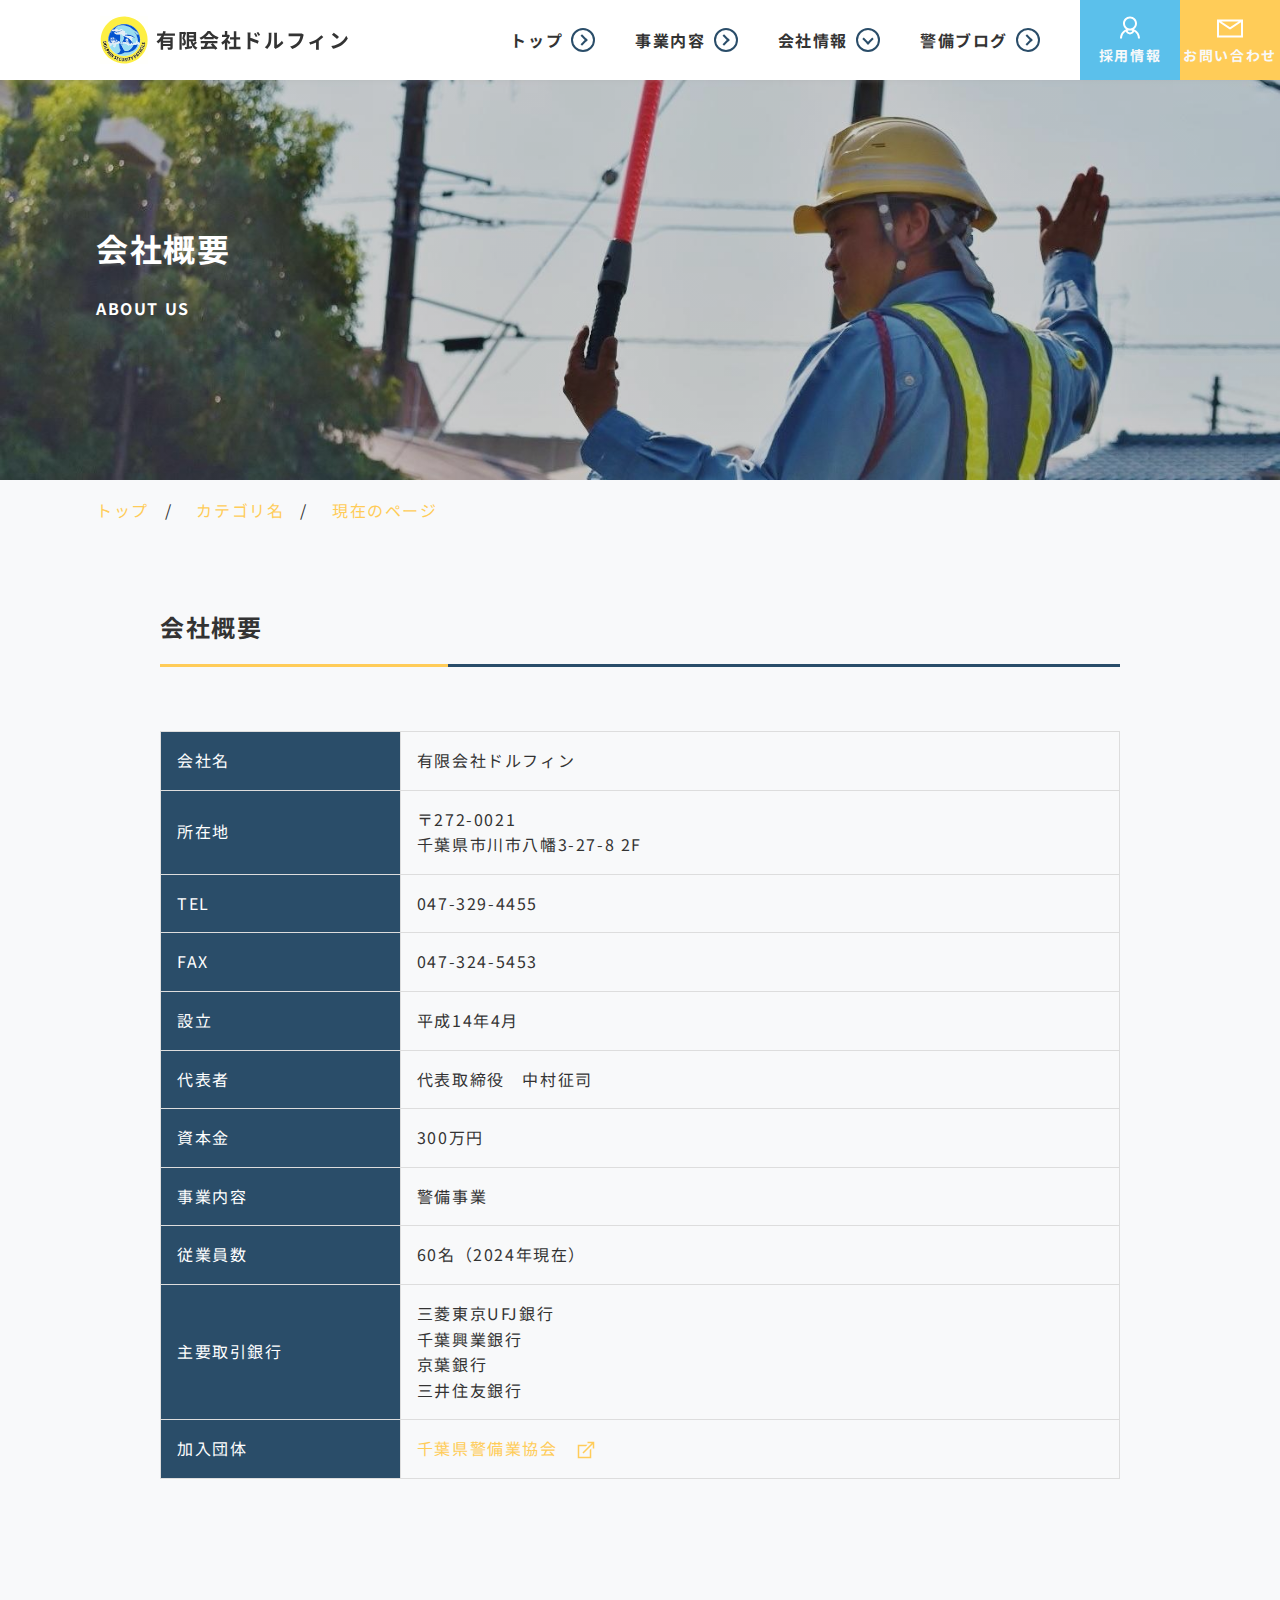
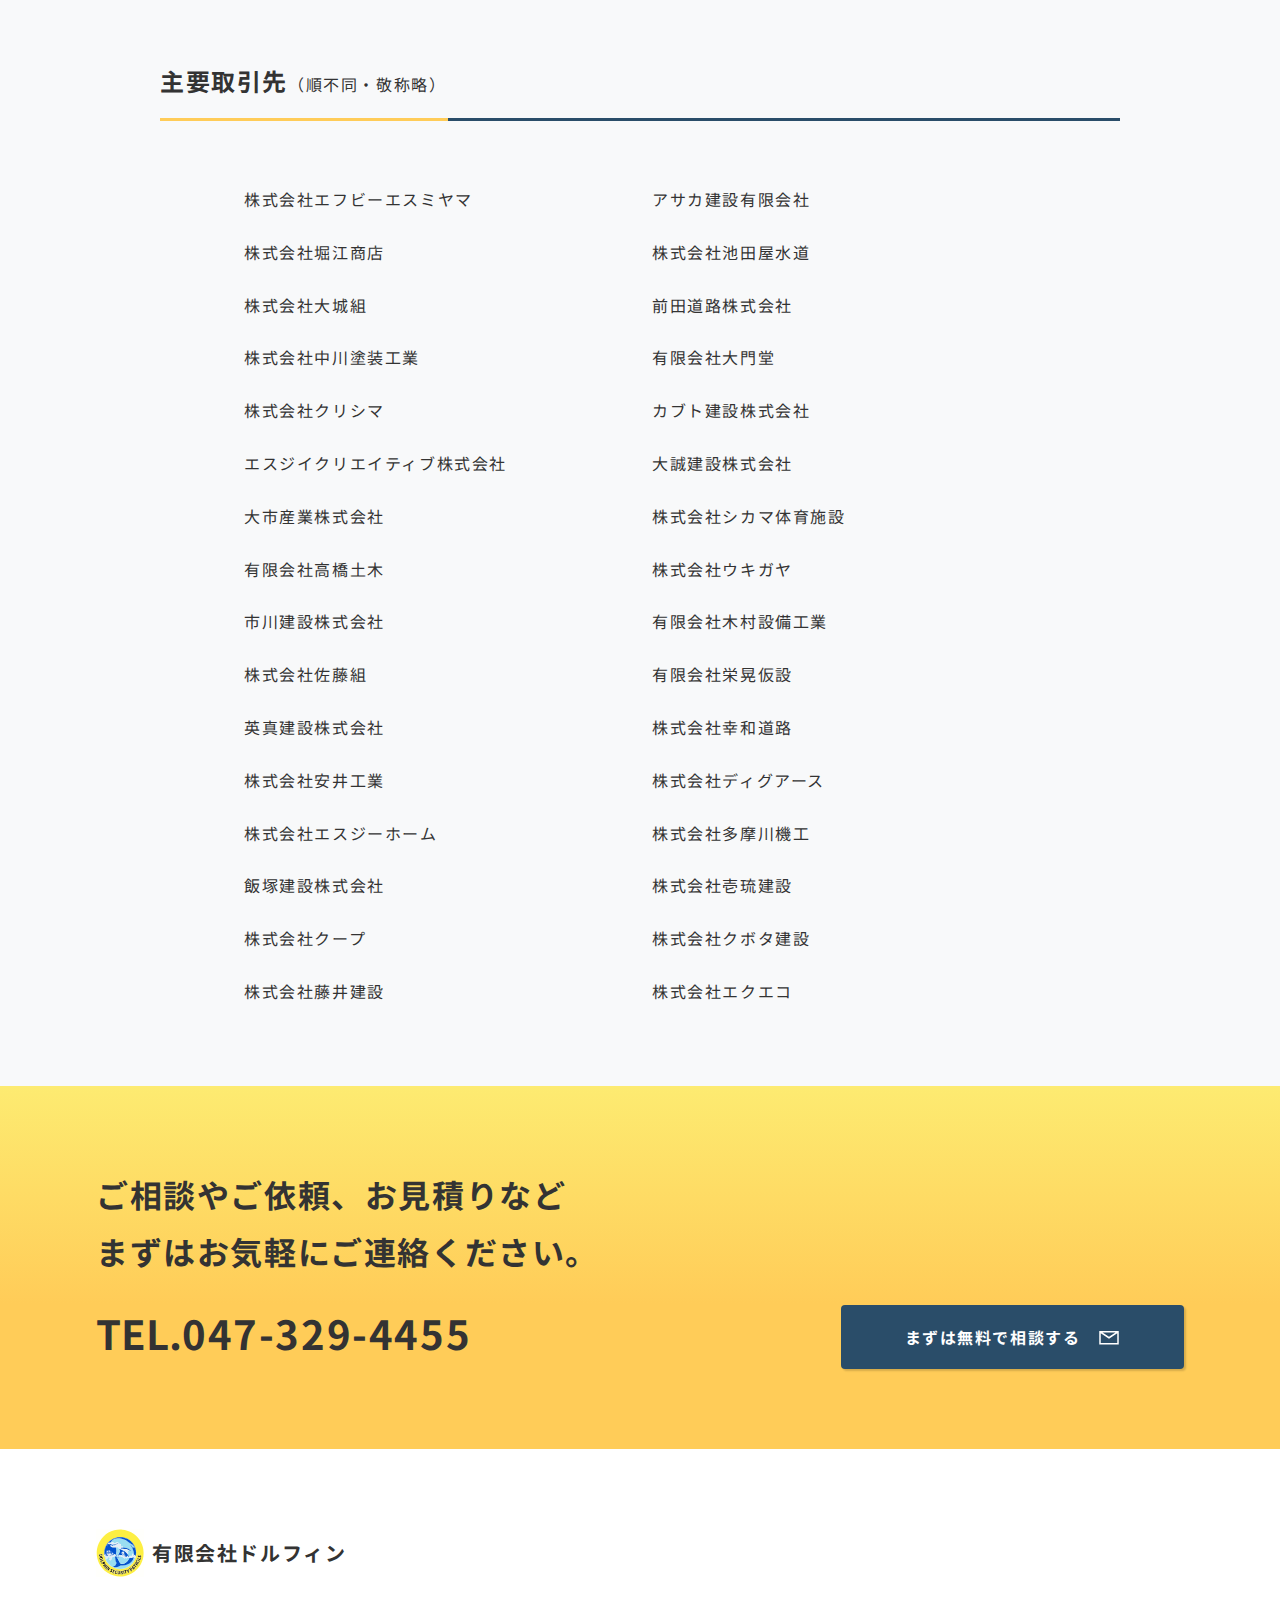
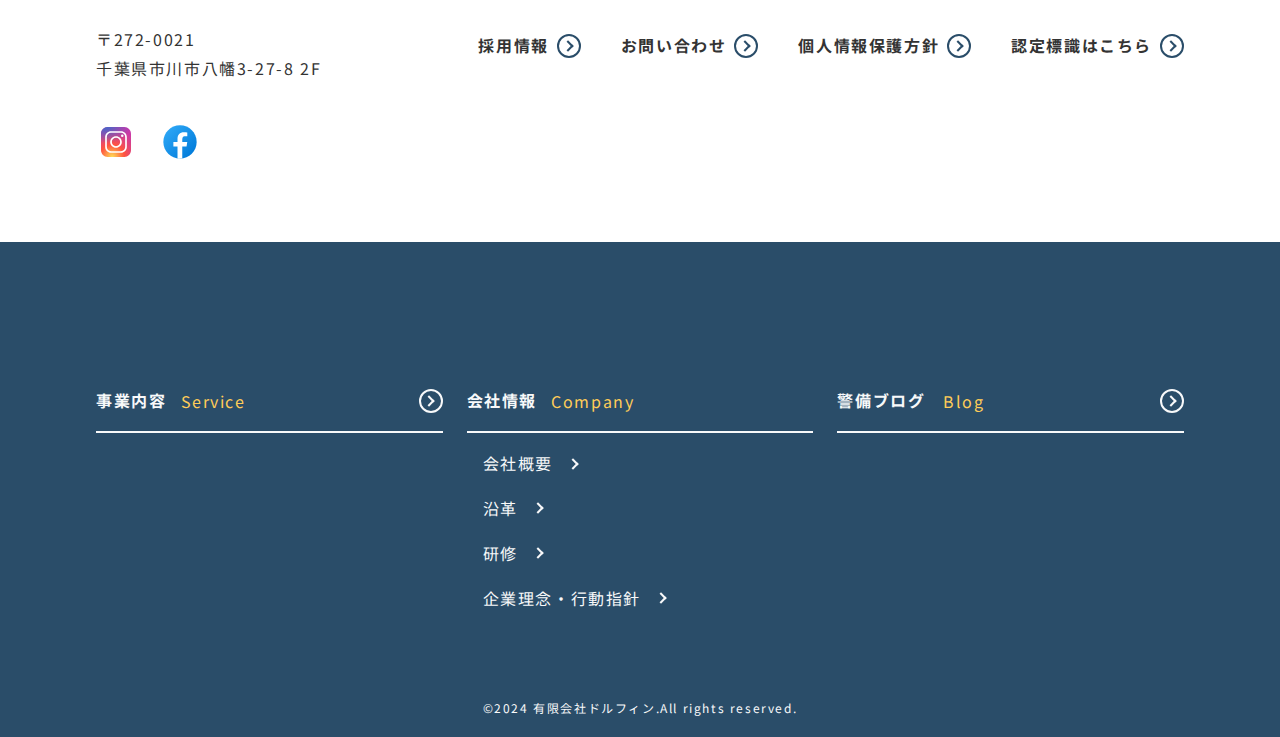
<file: about.html>
<!DOCTYPE html>
<html lang="ja">
<head>
  <meta charset="UTF-8">
  <meta name="viewport" content="width=device-width, initial-scale=1.0">
  <title>会社情報 | 有限会社ドルフィン - 基本情報と主要取引先</title>
  <meta
    name="description"
    content="有限会社ドルフィンの会社情報ページ。会社概要、所在地、連絡先、主要取引先など、当社の基本情報をご覧いただけます。"
  />
  <meta name="format-detection" content="telephone=no" />
  <!-- favicon/web-clip-icon -->
  <link rel="icon" href="images/favicon.ico" type="image/x-icon" />
  <link rel="icon" href="images/favicon-32x32.png" type="image/png" />
  <link rel="icon" href="images/favicon-192x192.png" type="image/png" />
  <link rel="icon" href="images/favicon.svg" type="image/svg+xml" />
  <link rel="apple-touch-icon" href="images/apple-touch-icon.png" />
  <!-- ogp -->
  <meta property="og:site_name" content="有限会社ドルフィン" />
  <meta
    property="og:url"
    content=""
  />
  <meta property="og:type" content="website" />
  <meta property="og:title" content="会社情報 | 有限会社ドルフィン - 基本情報と主要取引先" />
  <meta
    property="og:description"
    content="有限会社ドルフィンの会社情報ページ。会社概要、所在地、連絡先、主要取引先など、当社の基本情報をご覧いただけます。"
  />
  <meta
    property="og:image"
    content=""
  />
  <!--  -->
  <meta property="og:locale" content="ja_JP" />
  <meta name="twitter:card" content="summary_large_image" />
  <meta
    name="twitter:description"
    content="有限会社ドルフィンの会社情報ページ。会社概要、所在地、連絡先、主要取引先など、当社の基本情報をご覧いただけます。"
  />
  <meta
    name="twitter:image:src"
    content=""
  />
  <!-- google fonts -->
  <link rel="preconnect" href="https://fonts.googleapis.com">
  <link rel="preconnect" href="https://fonts.gstatic.com" crossorigin>
  <link href="https://fonts.googleapis.com/css2?family=Noto+Sans+JP:wght@100..900&display=swap" rel="stylesheet">
  <!-- css -->
  <link rel="stylesheet" href="styles/reset.css" />
  <link rel="stylesheet" href="styles/style.css" />
  <!-- js -->
  <script src="./js/main.js" defer></script>
</head>
<body class="js_body">
  <header class="l_header">
    <p class="l_header-logo">
      <a href="index.html" class="l_header-logo_link">
        <img src="./images/dolphin-icon.svg" alt="会社ロゴ" class="l_header-logo_icon" width="403" height="403">
        <span class="l_header-logo_txt">有限会社ドルフィン</span>
      </a>
    </p>
    <div class="l_header-menu js_navigation">
      <nav class="l_header-nav">
        <ul class="l_header-nav_list">
          <li class="l_header-nav_item">
            <a href="index.html" class="l_header-nav_link">
              <span class="l_header-nav_head">トップ</span>
              <div class="m_arrow-wrapper">
                <div class="m_arrow__round">
                  <div class="m_arrow m_arrow__right"></div>
                </div>            
              </div>
            </a>
          </li>
          <li class="l_header-nav_item">
            <a href="service.html" class="l_header-nav_link">
              <span class="l_header-nav_head">事業内容</span>
              <div class="m_arrow-wrapper">
                <div class="m_arrow__round">
                  <div class="m_arrow m_arrow__right"></div>
                </div>
              </div>
            </a>
          </li>
          <li class="l_header-nav_item">
            <div class="l_header-nav_link">
              <span class="l_header-nav_head">会社情報</span>
              <div class="m_arrow-wrapper">
                <div class="m_arrow__round">
                  <div class="m_arrow m_arrow__bottom"></div>
                </div>
              </div>
            </div>
            <ul class="l_header-subnav_list">
              <li class="l_header-subnav_item">
                <a href="about.html" class="l_header-subnav_link">
                  <div class="l_header-submenu_head">
                    <div class="l_header-subnav_img-wrapper">
                      <img src="./images/company-icon-b.svg" alt="会社概要アイコン" class="l_header-subnav_img" width="50" height="50">
                    </div>
                    <!-- /.l_header-subnav_img-wrapper -->
                    <span class="l_header-subnav_txt">会社概要</span>                    
                  </div>
                  <div class="m_arrow-wrapper">
                    <div class="m_arrow m_arrow__right"></div>
                  </div>
                </a>
              </li>
              <li class="l_header-subnav_item">
                <a href="history.html" class="l_header-subnav_link">
                  <div class="l_header-submenu_head">
                    <div class="l_header-subnav_img-wrapper">
                      <img src="./images/history-b.svg" alt="沿革アイコン" class="l_header-subnav_img" width="50" height="50">
                    </div>
                    <!-- /.l_header-subnav_img-wrapper -->                    
                    <span class="l_header-subnav_txt">沿革</span>
                  </div>
                  <div class="m_arrow-wrapper">
                    <div class="m_arrow m_arrow__right"></div>
                  </div>
                </a>
              </li>
              <li class="l_header-subnav_item">
                <a href="training.html" class="l_header-subnav_link">
                  <div class="l_header-submenu_head">
                    <div class="l_header-subnav_img-wrapper">
                      <img src="./images/training-icon-b.svg" alt="研修アイコン" class="l_header-subnav_img" width="64" height="64">
                    </div>
                    <!-- /.l_header-subnav_img-wrapper -->
                    <span class="l_header-subnav_txt">研修</span>                    
                  </div>
                  <div class="m_arrow-wrapper">
                    <div class="m_arrow m_arrow__right"></div>
                  </div>
                </a>
              </li>
              <li class="l_header-subnav_item">
                <a href="philosophy.html" class="l_header-subnav_link">
                  <div class="l_header-submenu_head">
                    <div class="l_header-subnav_img-wrapper">
                      <img src="./images/philosophy-icon-b.svg" alt="企業理念・行動指針アイコン" class="l_header-subnav_img" width="64" height="64">
                    </div>
                    <!-- /.l_header-subnav_img-wrapper -->
                    <span class="l_header-subnav_txt">企業理念・行動指針</span>                    
                  </div>
                  <div class="m_arrow-wrapper">
                    <div class="m_arrow m_arrow__right"></div>
                  </div>
                </a>
              </li>

            </ul>
          </li>
          <li class="l_header-nav_item">
            <a href="blog.html" class="l_header-nav_link">
              <span class="l_header-nav_head">警備ブログ</span>
              <div class="m_arrow-wrapper">
                <div class="m_arrow__round">
                  <div class="m_arrow m_arrow__right"></div>
                </div>
              </div>
            </a>
          </li>
        </ul>
      </nav>
      <div class="l_header-menu_ctas">
        <div class="l_header-menu_cta l_header-menu_cta__recruit">
          <a href="recruit.html" class="l_header-menu_cta__link">
            <div class="l_header-menu_cta_inner">
              <div class="l_header-menu_cta_img-wrapper">
                <img src="./images/recruit-icon.svg" alt="採用アイコン" class="l_header-menu_cta_img" width="64" height="64">
              </div>
              <!-- /.l_header-menu_cta_img-wrapper -->
              <p class="l_header-menu_cta_head">採用情報</p>              
            </div>
            <!-- /.l_header-menu_cta_inner -->
          </a>
        </div>
        <!-- /.l_header-menu_cta -->
        <div class="l_header-menu_cta l_header-menu_cta__contact">
          <a href="contact.html" class="l_header-menu_cta__link">
            <div class="l_header-menu_cta_inner">
              <div class="l_header-menu_cta_img-wrapper">
                <img src="./images/mail-icon-w.svg" alt="メールアイコン" class="l_header-menu_cta_img" width="64" height="64">
              </div>
              <!-- /.l_header-menu_cta_img-wrapper -->
              <p class="l_header-menu_cta_head">お問い合わせ</p>               
            </div>
          </a>
        </div>
        <!-- /.l_header-menu_cta -->
      </div>
      <!-- /.l_header-menu_ctas -->
    </div>
    <!-- /.l_header-menu -->

    <button class="m_hamburger js_hamburger">
      <span class="m_hamburger-bar"></span>
      <span class="m_hamburger-bar"></span>
      <span class="m_hamburger-bar"></span>
    </button>
  </header>

  <button class="m_page-top js_page-top">
    <img src="./images/up-icon.svg" alt="ページ上部に移動する" class="m_page-top_img" />
  </button>
  <!-- /.m_page-top -->

  <div class="m_kv" id="top">
    <div class="m_kv-inner l_container-lg">
      <div class="m_kv-box">
        <h1 class="m_kv-title">会社概要</h1>
        <p class="m_kv-title_sub">ABOUT US</p>
      </div>
      <!-- /.m_kv-box -->
    </div>
    <!-- /.m_kv-inner -->
  </div>
  <!-- /.m_kv -->

  <nav class="m_breadcrumb l_container-lg">
    <ul>
      <li>
        <a href="/">トップ</a>
        <span>/</span>
      </li>
      <li>
        <a href="/category">カテゴリ名</a>
        <span>/</span>
      </li>
      <li>現在のページ</li>
    </ul>
  </nav>
  
  <main class="l_main">
    <section class="about_section">
      <div class="l_contents-sm">
        <div class="l_container">
          <div class="m_section-title">
            <h2 class="m_section-title_txt">会社概要</h2>
          </div>
          <!-- /.m_section-title -->
          <table class="about-info">
            <tr>
              <th>会社名</th>
              <td>有限会社ドルフィン</td>
            </tr>
            <tr>
              <th>所在地</th>
              <td>〒272-0021<br>千葉県市川市八幡3-27-8 2F</td>
            </tr>
            <tr>
              <th>TEL</th>
              <td>047-329-4455</td>
            </tr>
            <tr>
              <th>FAX</th>
              <td>047-324-5453</td>
            </tr>
            <tr>
              <th>設立</th>
              <td>平成14年4月</td>
            </tr>
            <tr>
              <th>代表者</th>
              <td>代表取締役　中村征司</td>
            </tr>
            <tr>
              <th>資本金</th>
              <td>300万円</td>
            </tr>
            <tr>
              <th>事業内容</th>
              <td>警備事業</td>
            </tr>
            <tr>
              <th>従業員数</th>
              <td>60名（2024年現在）</td>
            </tr>
            <tr>
              <th>主要取引銀行</th>
              <td>
                三菱東京UFJ銀行<br>
                千葉興業銀行<br>
                京葉銀行<br>
                三井住友銀行
              </td>
            </tr>
            <tr>
              <th>加入団体</th>
              <td>
                <a href="#">
                  千葉県警備業協会
                  <div class="about-info-link_icon-wrapper">
                    <img src="./images/link-icon.svg" alt="" class="about-info-link_icon" width="32" height="32">
                  </div>
                  <!-- /.about-info-link_icon-wrapper -->
                </a>
              </td>
            </tr>
          </table>
          
        </div>
        <!-- /.l_container -->
      </div>
      <!-- /.l_contents -->

    </section>

    <section class="partner_section">
      <div class="l_contents-sm">
        <div class="l_container">
          <div class="m_section-title">
            <h2 class="m_section-title_txt">主要取引先<span class="partner_section-title_sub">（順不同・敬称略）</span></h2>
          </div>
          <!-- /.m_section-title -->
          <ul class="partner_list">
            <li class="partner_item">株式会社エフビーエスミヤマ</li>
            <li class="partner_item">アサカ建設有限会社</li>
            <li class="partner_item">株式会社堀江商店</li>
            <li class="partner_item">株式会社池田屋水道</li>
            <li class="partner_item">株式会社大城組</li>
            <li class="partner_item">前田道路株式会社</li>
            <li class="partner_item">株式会社中川塗装工業</li>
            <li class="partner_item">有限会社大門堂</li>
            <li class="partner_item">株式会社クリシマ</li>
            <li class="partner_item">カブト建設株式会社</li>
            <li class="partner_item">エスジイクリエイティブ株式会社</li>
            <li class="partner_item">大誠建設株式会社</li>
            <li class="partner_item">大市産業株式会社</li>
            <li class="partner_item">株式会社シカマ体育施設</li>
            <li class="partner_item">有限会社高橋土木</li>
            <li class="partner_item">株式会社ウキガヤ</li>
            <li class="partner_item">市川建設株式会社</li>
            <li class="partner_item">有限会社木村設備工業</li>
            <li class="partner_item">株式会社佐藤組</li>
            <li class="partner_item">有限会社栄晃仮設</li>
            <li class="partner_item">英真建設株式会社</li>
            <li class="partner_item">株式会社幸和道路</li>
            <li class="partner_item">株式会社安井工業</li>
            <li class="partner_item">株式会社ディグアース</li>
            <li class="partner_item">株式会社エスジーホーム</li>
            <li class="partner_item">株式会社多摩川機工</li>
            <li class="partner_item">飯塚建設株式会社</li>
            <li class="partner_item">株式会社壱琉建設</li>
            <li class="partner_item">株式会社クープ</li>
            <li class="partner_item">株式会社クボタ建設</li>
            <li class="partner_item">株式会社藤井建設</li>
            <li class="partner_item">株式会社エクエコ</li>
          </ul>
        </div>
        <!-- /.l_container -->
      </div>
      <!-- /.l_contents -->
    </section>

    <div class="m_cta__form">
      <div class="l_container-lg">
        <div class="m_cta__form-inner">
          <div class="m_cta__form_content">
            <p class="m_cta__form-txt">
              ご相談やご依頼、お見積りなど<br
              />まずはお気軽にご連絡ください。
            </p>
            <p class="m_cta__form-tel">
              <span class="m_cta__form-tel_txt">TEL.</span>047-329-4455
            </p>
          </div>
          <!-- /.m_cta__form_content -->
          <div class="m_form_btn-wrapper">
            <a href="contact.html" class="m_btn m_form_btn">
              まずは無料で相談する
            </a>
          </div>
          <!-- /.top_service_btn-wrapper -->             
        </div>
        <!-- /.m_cta__form-inner -->
      </div>
      <!-- /.l_container-lg -->
    </div>
    <!-- /.m_cta__form -->
  </main>
  
  <footer class="l_footer">
    <div class="l_container-lg">
      <div class="l_footer_info">
        <div class="l_footer_info_contents">
          <h1 class="l_footer-logo">
            <a href="index.html" class="l_footer-logo_link">
              <img src="./images/dolphin-icon.svg" alt="会社ロゴ" class="l_footer-logo_icon" width="403" height="403">
              <span class="l_footer-logo_txt">有限会社ドルフィン</span>
            </a>
          </h1>
          <p class="l_footer_address">
            〒272-0021<br
            />千葉県市川市八幡3-27-8 2F
          </p>
          <div class="l_footer_sns-info">
            <div class="l_footer_sns-wrapper">
              <a 
                href="https://www.instagram.com/dolphin.co.ltd?utm_source=ig_web_button_share_sheet&igsh=ZDNlZDc0MzIxNw==" 
                class="l_footer_sns-link"
                target="_blank"
                rel="noopener noreferrer"
              >
                <img src="./images/instagram-icon.svg" alt="" class="l_footer_sns" width="96" height="96">
              </a>
            </div>
            <!-- /.l_footer_sns-wrapper -->
            <div class="l_footer_sns-wrapper">
              <a 
                href="https://www.facebook.com/DSPChiba/" 
                class="l_footer_sns-link"
                target="_blank"
                rel="noopener noreferrer"
              >
                <img src="./images/facebook-icon.svg" alt="" class="l_footer_sns" width="96" height="96">
              </a>
            </div>
            <!-- /.l_footer_sns-wrapper -->
          </div>
          <!-- /.l_footer_sns-info -->
        </div>
        <!-- /.l_footer_info_contents -->
        <div class="l_footer-cta">
          <nav class="l_footer-cta_menu">
            <ul class="l_footer-cta_list">
              <li class="l_footer-cta_item">
                <a href="recruit.html" class="l_footer-cta_link">
                  <span class="l_footer-cta_txt">採用情報</span>
                  <div class="m_arrow-wrapper">
                    <div class="m_arrow__round">
                      <div class="m_arrow m_arrow__right"></div>
                    </div>
                    <!-- /.m_arrow__round -->
                  </div>
                  <!-- /.m_arrow-wrapper -->
                </a>
              </li>
              <li class="l_footer-cta_item">
                <a href="contact.html" class="l_footer-cta_link">
                  <span class="l_footer-cta_txt">お問い合わせ</span>
                  <div class="m_arrow-wrapper">
                    <div class="m_arrow__round">
                      <div class="m_arrow m_arrow__right"></div>
                    </div>
                    <!-- /.m_arrow__round -->
                  </div>
                  <!-- /.m_arrow-wrapper -->
                </a>
              </li>
              <li class="l_footer-cta_item">
                <a href="privacy.html" class="l_footer-cta_link">
                  <span class="l_footer-cta_txt">個人情報保護方針</span>
                  <div class="m_arrow-wrapper">
                    <div class="m_arrow__round">
                      <div class="m_arrow m_arrow__right"></div>
                    </div>
                    <!-- /.m_arrow__round" -->
                  </div>
                  <!-- /.m_arrow-wrapper -->
                </a>
              </li>
              <li class="l_footer-cta_item">
                <a href="" class="l_footer-cta_link">
                  <span class="l_footer-cta_txt">認定標識はこちら</span>
                  <div class="m_arrow-wrapper">
                    <div class="m_arrow__round">
                      <div class="m_arrow m_arrow__right"></div>
                    </div>
                    <!-- /.m_arrow__round -->
                  </div>
                  <!-- /.m_arrow-wrapper -->
                </a>
              </li>
            </ul>
          </nav>
        </div>
        <!-- /.l_footer-cta -->
      </div>
      <!-- /.l_footer_info -->
    </div>
    <!-- /.l_container-lg -->
    <div class="l_footer-menu">
      <div class="l_container-lg">
        <div class="l_footer-menu_cta">
          <ul class="l_footer-menu_cta-list">
            <li class="l_footer-menu_cta-item">
              <a href="recruit.html" class="l_footer-menu_cta-link">
                <span class="l_footer-menu_cta-head l_footer-menu_cta-head__recruit">採用情報</span>
                <!-- <span class="l_footer-menu_cta-sub">Recruit</span> -->
                <div class="m_arrow-wrapper">
                  <div class="m_arrow__round">
                    <div class="m_arrow m_arrow__right"></div>
                  </div>
                  <!-- /.m_arrow__round -->
                </div>
                <!-- /.m_arrow-wrapper -->
              </a>
            </li>
            <li class="l_footer-menu_cta-item">
              <a href="contact.html" class="l_footer-menu_cta-link">
                <span class="l_footer-menu_cta-head l_footer-menu_cta-head__contact">お問い合わせ</span>
                <!-- <span class="l_footer-menu_cta-sub">Contact</span> -->
                <div class="m_arrow-wrapper">
                  <div class="m_arrow__round">
                    <div class="m_arrow m_arrow__right"></div>
                  </div>
                  <!-- /.m_arrow__round -->
                </div>
                <!-- /.m_arrow-wrapper -->
              </a>
            </li>
            <li class="l_footer-menu_cta-item">
              <a href="privacy.html" class="l_footer-menu_cta-link">
                <span class="l_footer-menu_cta-head l_footer-menu_cta-head__privacy">個人情報保護方針</span>
                <!-- <span class="l_footer-menu_cta-sub">Privacy Policy</span> -->
                <div class="m_arrow-wrapper">
                  <div class="m_arrow__round">
                    <div class="m_arrow m_arrow__right"></div>
                  </div>
                  <!-- /.m_arrow__round -->
                </div>
                <!-- /.m_arrow-wrapper -->
              </a>
            </li>
            <li class="l_footer-menu_cta-item">
              <a href="" class="l_footer-menu_cta-link">
                <span class="l_footer-menu_cta-head l_footer-menu_cta-head__certification">認定標識はこちら</span>
                <!-- <span class="l_footer-menu_cta-sub">Privacy Policy</span> -->
                <div class="m_arrow-wrapper">
                  <div class="m_arrow__round">
                    <div class="m_arrow m_arrow__right"></div>
                  </div>
                  <!-- /.m_arrow__round -->
                </div>
                <!-- /.m_arrow-wrapper -->
              </a>
            </li>
          </ul>
        </div>
        <!-- /.l_footer-menu_cta -->
        <div class="l_footer-menu_lowlayer-page">
          <ul class="l_footer-menu_lowlayer-page-list">
            <li class="l_footer-menu_lowlayer-page-item">
              <a href="service.html" class="l_footer-menu_lowlayer-page-link">
                <span class="l_footer-menu_lowlayer-page-head l_footer-menu_lowlayer-page-head__service">事業内容</span>
                <!-- <span class="l_footer-menu_lowlayer-page-sub">Service</span> -->
                <div class="m_arrow-wrapper">
                  <div class="m_arrow__round">
                    <div class="m_arrow m_arrow__right"></div>
                  </div>
                  <!-- /.m_arrow__round -->
                </div>
                <!-- /.m_arrow-wrapper -->
              </a>
            </li>
            <li class="l_footer-menu_lowlayer-page-item">
              <div class="l_footer-menu_lowlayer-page-link">
                <span class="l_footer-menu_lowlayer-page-head l_footer-menu_lowlayer-page-head__company">会社情報</span>
                <!-- <span class="l_footer-menu_lowlayer-page-sub">Company</span> -->
              </div>
              <!-- /.l_footer-menu_lowlayer-page-link -->
              <ul class="l_footer-menu_lowlayer-page-submenu-list">
                <li class="l_footer-menu_lowlayer-page-submenu-item">
                  <a href="about.html" class="l_footer-menu_lowlayer-page-submenu-link">
                    <span class="l_footer-menu_lowlayer-page-submenu-head">会社概要</span>
                    <div class="m_arrow-wrapper">
                      <div class="m_arrow m_arrow__right"></div>
                    </div>
                    <!-- /.m_arrow-wrapper -->
                  </a>
                </li>
                <li class="l_footer-menu_lowlayer-page-submenu-item">
                  <a href="history.html" class="l_footer-menu_lowlayer-page-submenu-link">
                    <span class="l_footer-menu_lowlayer-page-submenu-head">沿革</span>
                    <div class="m_arrow-wrapper">
                      <div class="m_arrow m_arrow__right"></div>
                    </div>
                    <!-- /.m_arrow-wrapper -->
                  </a>
                </li>
                <li class="l_footer-menu_lowlayer-page-submenu-item">
                  <a href="training.html" class="l_footer-menu_lowlayer-page-submenu-link">
                    <span class="l_footer-menu_lowlayer-page-submenu-head">研修</span>
                    <div class="m_arrow-wrapper">
                      <div class="m_arrow m_arrow__right"></div>
                    </div>
                    <!-- /.m_arrow-wrapper -->
                  </a>
                </li>
                <li class="l_footer-menu_lowlayer-page-submenu-item">
                  <a href="philosophy.html" class="l_footer-menu_lowlayer-page-submenu-link">
                    <span class="l_footer-menu_lowlayer-page-submenu-head">企業理念・行動指針</span>
                    <div class="m_arrow-wrapper">
                      <div class="m_arrow m_arrow__right"></div>
                    </div>
                    <!-- /.m_arrow-wrapper -->
                  </a>
                </li>
              </ul>
            </li>
            <li class="l_footer-menu_lowlayer-page-item">
              <a href="blog.html" class="l_footer-menu_lowlayer-page-link">
                <span class="l_footer-menu_lowlayer-page-head l_footer-menu_lowlayer-page-head__blog">警備ブログ</span>
                <!-- <span class="l_footer-menu_lowlayer-page-sub">Blog</span> -->
                <div class="m_arrow-wrapper">
                  <div class="m_arrow__round">
                    <div class="m_arrow m_arrow__right"></div>
                  </div>
                  <!-- /.m_arrow__round -->
                </div>
                <!-- /.m_arrow-wrapper -->
              </a>
            </li>
          </ul>
        </div>
        <!-- /.l_footer-menu_lowlayer-page -->
      </div>
      <!-- /.l_container-lg -->
    </div>
    <!-- /.l_footer-menu -->
    <p class="l_footer-copyright">
      <small class="l_footer-copyright_txt">&copy;2024 有限会社ドルフィン.All rights reserved.</small>
    </p>
  </footer>
</body>
</html>
</file>
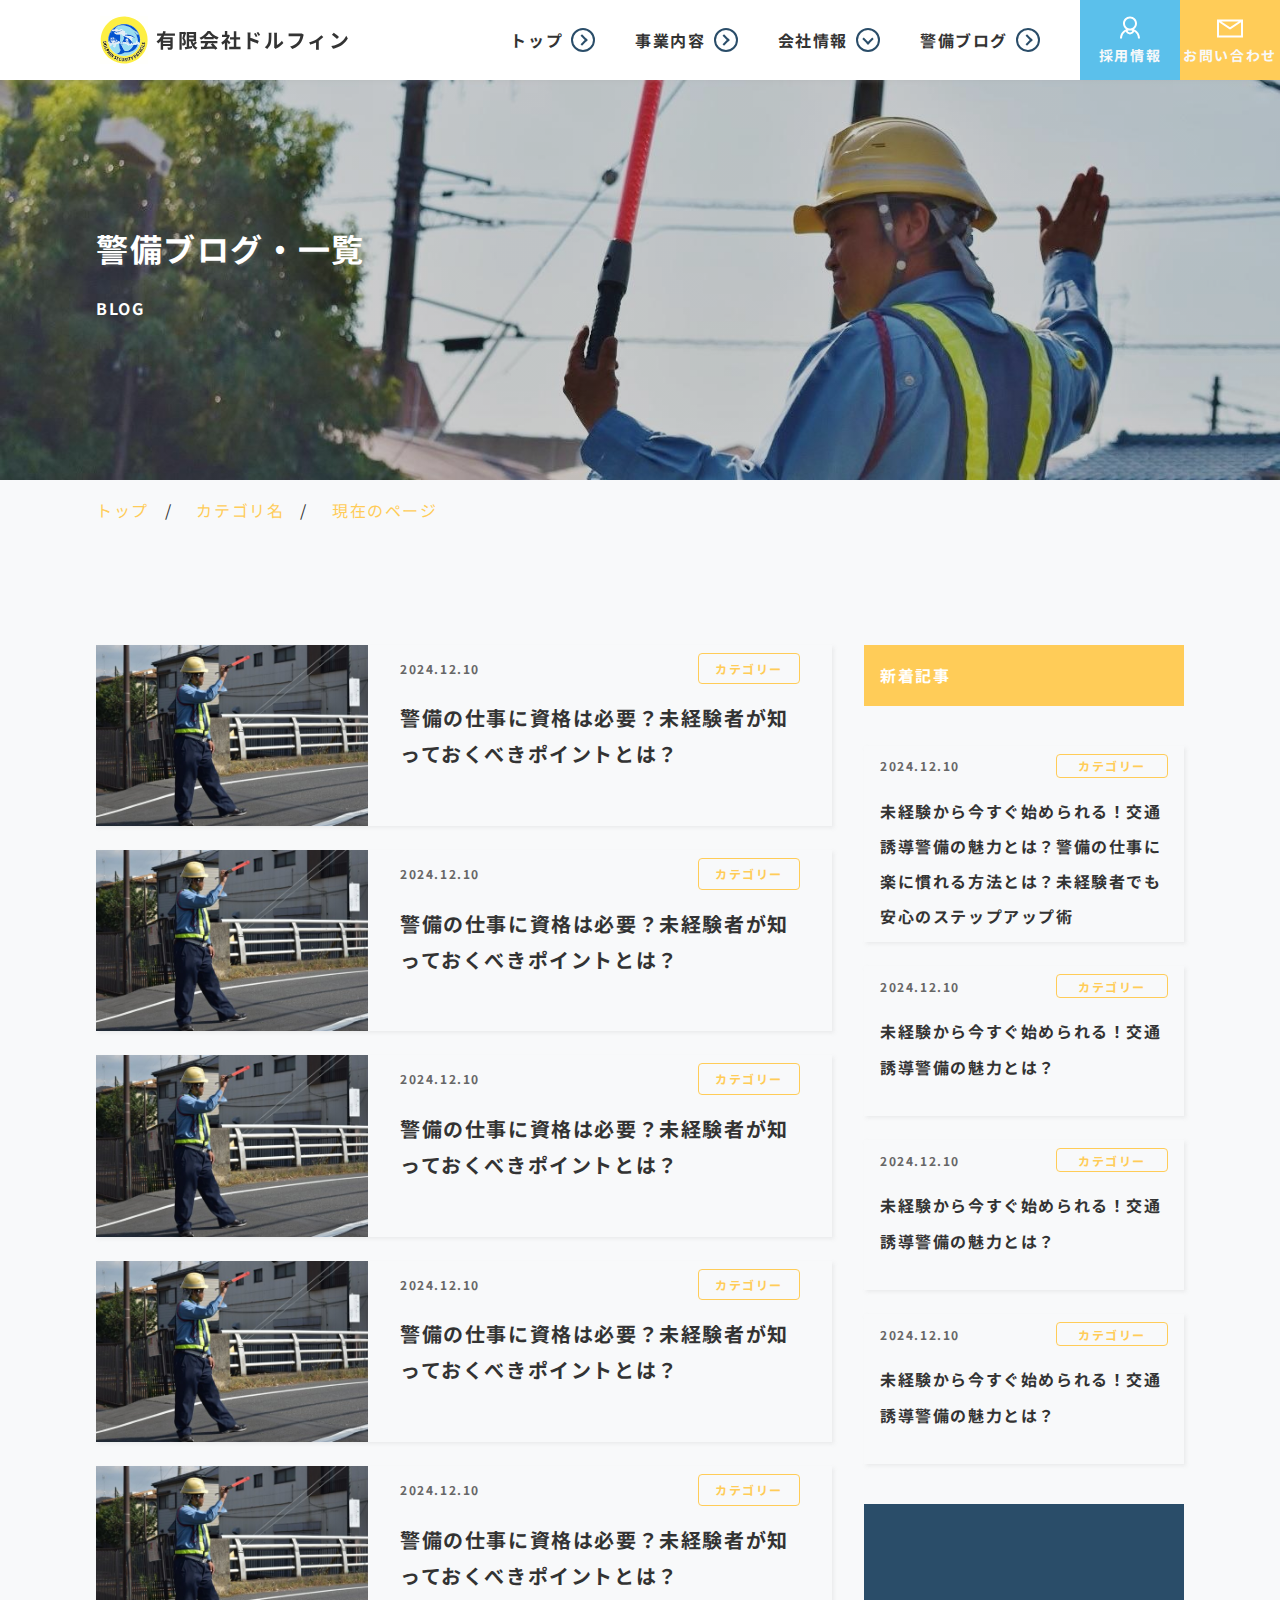
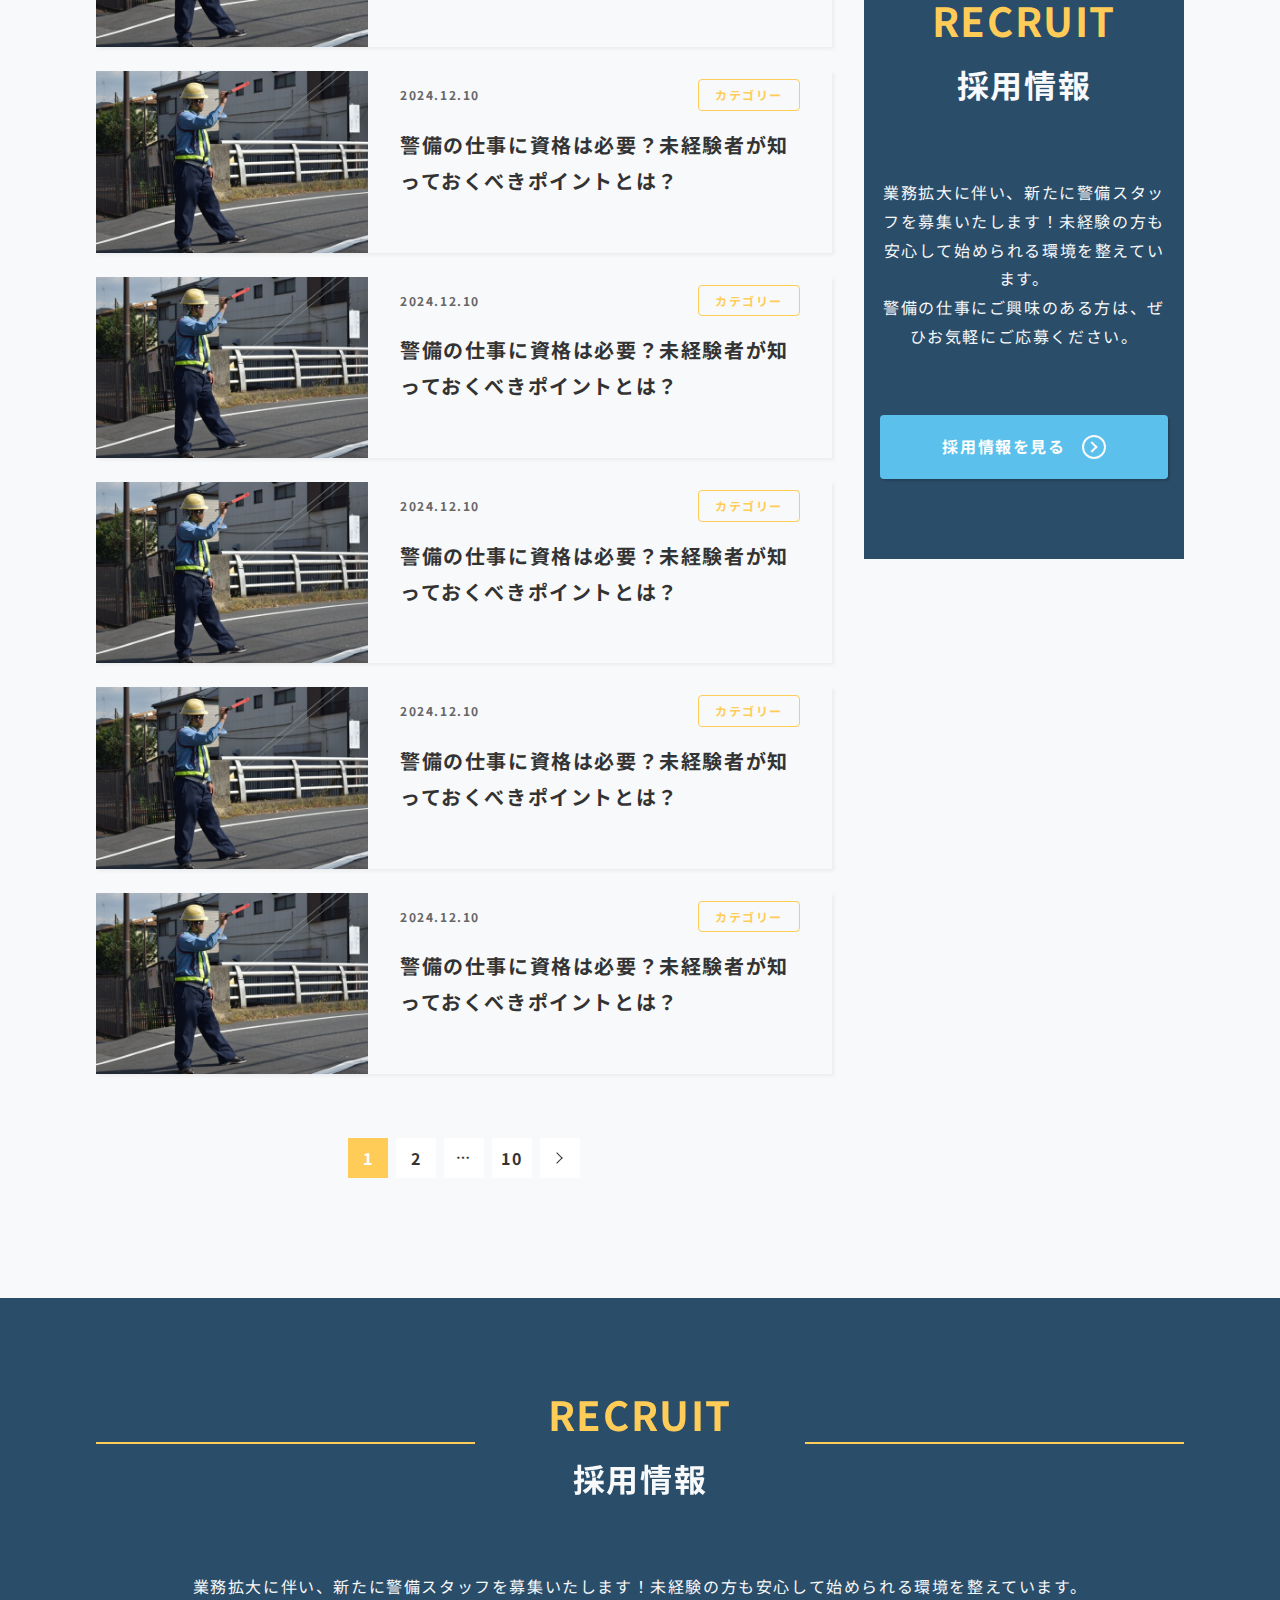
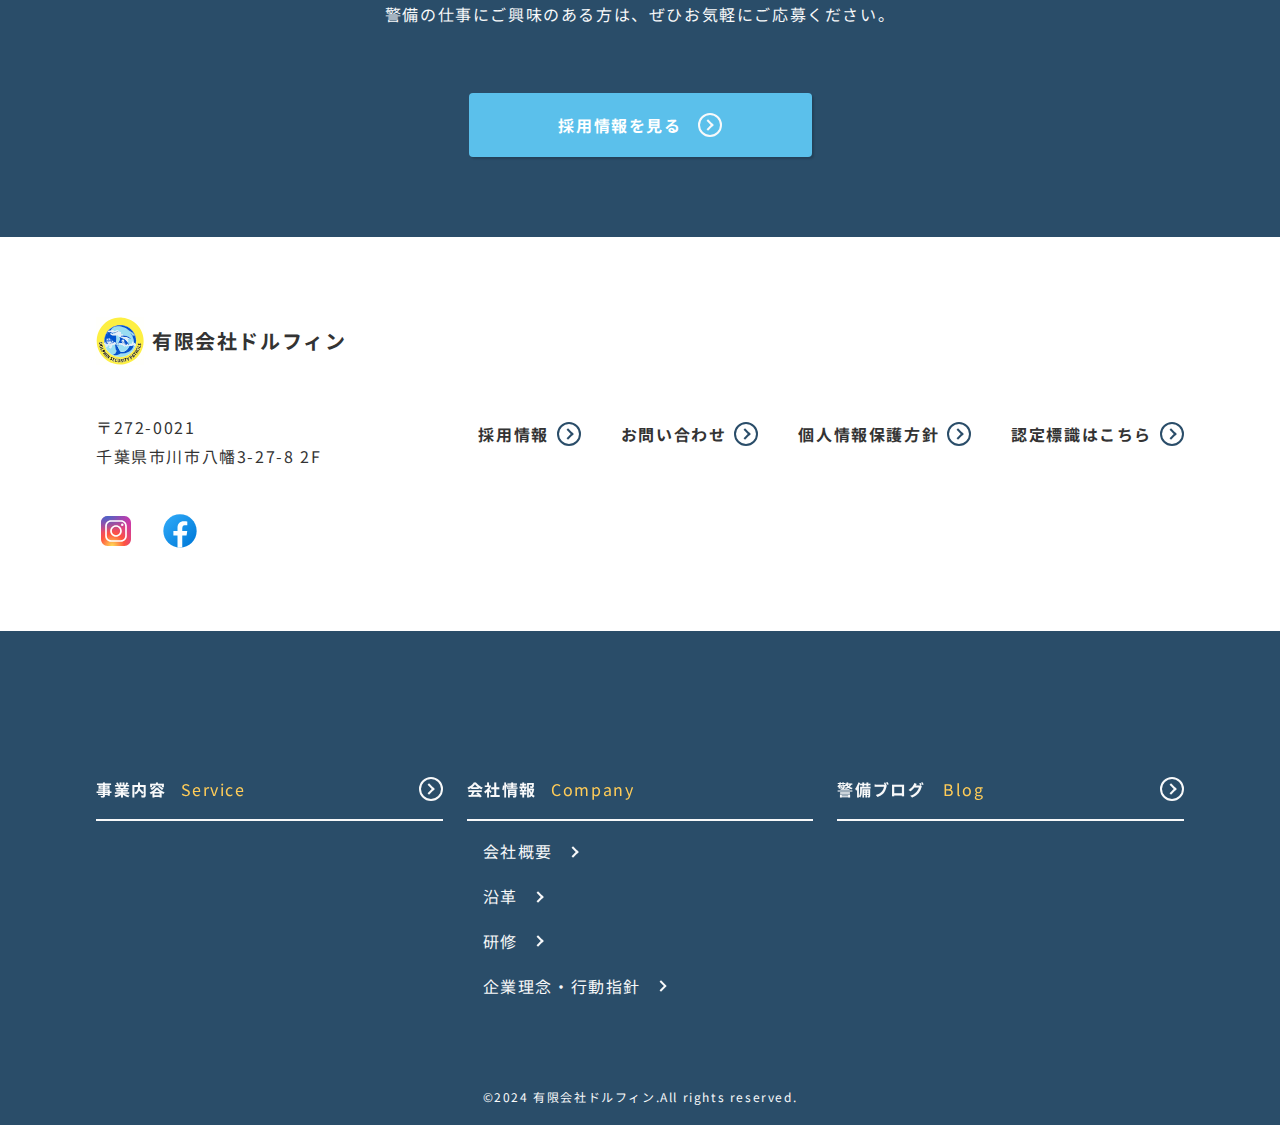
<file: blog.html>
<!DOCTYPE html>
<html lang="ja">
<head>
  <meta charset="UTF-8">
  <meta name="viewport" content="width=device-width, initial-scale=1.0">
  <title>ブログ一覧 | 有限会社ドルフィン - 警備に関するお役立ち情報や先輩隊員の声</title>
  <meta
    name="description"
    content="有限会社ドルフィンのブログ一覧ページ。交通誘導警備やイベント警備のお役立ち情報に加え、現場で活躍する先輩隊員の声をご紹介します。"
  />
  <meta name="format-detection" content="telephone=no" />
  <!-- favicon/web-clip-icon -->
  <link rel="icon" href="images/favicon.ico" type="image/x-icon" />
  <link rel="icon" href="images/favicon-32x32.png" type="image/png" />
  <link rel="icon" href="images/favicon-192x192.png" type="image/png" />
  <link rel="icon" href="images/favicon.svg" type="image/svg+xml" />
  <link rel="apple-touch-icon" href="images/apple-touch-icon.png" />
  <!-- ogp -->
  <meta property="og:site_name" content="有限会社ドルフィン" />
  <meta
    property="og:url"
    content=""
  />
  <meta property="og:type" content="website" />
  <meta property="og:title" content="事業内容 | 有限会社ドルフィン - 千葉県市川市の交通誘導警備・イベント警備" />
  <meta
    property="og:description"
    content="有限会社ドルフィンのブログ一覧ページ。交通誘導警備やイベント警備のお役立ち情報に加え、現場で活躍する先輩隊員の声をご紹介します。"
  />
  <meta
    property="og:image"
    content=""
  />
  <!--  -->
  <meta property="og:locale" content="ja_JP" />
  <meta name="twitter:card" content="summary_large_image" />
  <meta
    name="twitter:description"
    content="有限会社ドルフィンのブログ一覧ページ。交通誘導警備やイベント警備のお役立ち情報に加え、現場で活躍する先輩隊員の声をご紹介します。"
  />
  <meta
    name="twitter:image:src"
    content=""
  />
  <!-- google fonts -->
  <link rel="preconnect" href="https://fonts.googleapis.com">
  <link rel="preconnect" href="https://fonts.gstatic.com" crossorigin>
  <link href="https://fonts.googleapis.com/css2?family=Noto+Sans+JP:wght@100..900&display=swap" rel="stylesheet">
  <!-- css -->
  <link rel="stylesheet" href="styles/reset.css" />
  <link rel="stylesheet" href="styles/style.css" />
  <!-- js -->
  <script src="./js/main.js" defer></script>
</head>
<body class="js_body">
  <header class="l_header">
    <p class="l_header-logo">
      <a href="index.html" class="l_header-logo_link">
        <img src="./images/dolphin-icon.svg" alt="会社ロゴ" class="l_header-logo_icon" width="403" height="403">
        <span class="l_header-logo_txt">有限会社ドルフィン</span>
      </a>
    </p>
    <div class="l_header-menu js_navigation">
      <nav class="l_header-nav">
        <ul class="l_header-nav_list">
          <li class="l_header-nav_item">
            <a href="index.html" class="l_header-nav_link">
              <span class="l_header-nav_head">トップ</span>
              <div class="m_arrow-wrapper">
                <div class="m_arrow__round">
                  <div class="m_arrow m_arrow__right"></div>
                </div>            
              </div>
            </a>
          </li>
          <li class="l_header-nav_item">
            <a href="service.html" class="l_header-nav_link">
              <span class="l_header-nav_head">事業内容</span>
              <div class="m_arrow-wrapper">
                <div class="m_arrow__round">
                  <div class="m_arrow m_arrow__right"></div>
                </div>
              </div>
            </a>
          </li>
          <li class="l_header-nav_item">
            <div class="l_header-nav_link">
              <span class="l_header-nav_head">会社情報</span>
              <div class="m_arrow-wrapper">
                <div class="m_arrow__round">
                  <div class="m_arrow m_arrow__bottom"></div>
                </div>
              </div>
            </div>
            <ul class="l_header-subnav_list">
              <li class="l_header-subnav_item">
                <a href="about.html" class="l_header-subnav_link">
                  <div class="l_header-submenu_head">
                    <div class="l_header-subnav_img-wrapper">
                      <img src="./images/company-icon-b.svg" alt="会社概要アイコン" class="l_header-subnav_img" width="50" height="50">
                    </div>
                    <!-- /.l_header-subnav_img-wrapper -->
                    <span class="l_header-subnav_txt">会社概要</span>                    
                  </div>
                  <div class="m_arrow-wrapper">
                    <div class="m_arrow m_arrow__right"></div>
                  </div>
                </a>
              </li>
              <li class="l_header-subnav_item">
                <a href="history.html" class="l_header-subnav_link">
                  <div class="l_header-submenu_head">
                    <div class="l_header-subnav_img-wrapper">
                      <img src="./images/history-b.svg" alt="沿革アイコン" class="l_header-subnav_img" width="50" height="50">
                    </div>
                    <!-- /.l_header-subnav_img-wrapper -->                    
                    <span class="l_header-subnav_txt">沿革</span>
                  </div>
                  <div class="m_arrow-wrapper">
                    <div class="m_arrow m_arrow__right"></div>
                  </div>
                </a>
              </li>
              <li class="l_header-subnav_item">
                <a href="training.html" class="l_header-subnav_link">
                  <div class="l_header-submenu_head">
                    <div class="l_header-subnav_img-wrapper">
                      <img src="./images/training-icon-b.svg" alt="研修アイコン" class="l_header-subnav_img" width="64" height="64">
                    </div>
                    <!-- /.l_header-subnav_img-wrapper -->
                    <span class="l_header-subnav_txt">研修</span>                    
                  </div>
                  <div class="m_arrow-wrapper">
                    <div class="m_arrow m_arrow__right"></div>
                  </div>
                </a>
              </li>
              <li class="l_header-subnav_item">
                <a href="philosophy.html" class="l_header-subnav_link">
                  <div class="l_header-submenu_head">
                    <div class="l_header-subnav_img-wrapper">
                      <img src="./images/philosophy-icon-b.svg" alt="企業理念・行動指針アイコン" class="l_header-subnav_img" width="64" height="64">
                    </div>
                    <!-- /.l_header-subnav_img-wrapper -->
                    <span class="l_header-subnav_txt">企業理念・行動指針</span>                    
                  </div>
                  <div class="m_arrow-wrapper">
                    <div class="m_arrow m_arrow__right"></div>
                  </div>
                </a>
              </li>

            </ul>
          </li>
          <li class="l_header-nav_item">
            <a href="blog.html" class="l_header-nav_link">
              <span class="l_header-nav_head">警備ブログ</span>
              <div class="m_arrow-wrapper">
                <div class="m_arrow__round">
                  <div class="m_arrow m_arrow__right"></div>
                </div>
              </div>
            </a>
          </li>
        </ul>
      </nav>
      <div class="l_header-menu_ctas">
        <div class="l_header-menu_cta l_header-menu_cta__recruit">
          <a href="recruit.html" class="l_header-menu_cta__link">
            <div class="l_header-menu_cta_inner">
              <div class="l_header-menu_cta_img-wrapper">
                <img src="./images/recruit-icon.svg" alt="採用アイコン" class="l_header-menu_cta_img" width="64" height="64">
              </div>
              <!-- /.l_header-menu_cta_img-wrapper -->
              <p class="l_header-menu_cta_head">採用情報</p>              
            </div>
            <!-- /.l_header-menu_cta_inner -->
          </a>
        </div>
        <!-- /.l_header-menu_cta -->
        <div class="l_header-menu_cta l_header-menu_cta__contact">
          <a href="contact.html" class="l_header-menu_cta__link">
            <div class="l_header-menu_cta_inner">
              <div class="l_header-menu_cta_img-wrapper">
                <img src="./images/mail-icon-w.svg" alt="メールアイコン" class="l_header-menu_cta_img" width="64" height="64">
              </div>
              <!-- /.l_header-menu_cta_img-wrapper -->
              <p class="l_header-menu_cta_head">お問い合わせ</p>               
            </div>
          </a>
        </div>
        <!-- /.l_header-menu_cta -->
      </div>
      <!-- /.l_header-menu_ctas -->
    </div>
    <!-- /.l_header-menu -->

    <button class="m_hamburger js_hamburger">
      <span class="m_hamburger-bar"></span>
      <span class="m_hamburger-bar"></span>
      <span class="m_hamburger-bar"></span>
    </button>
  </header>

  <button class="m_page-top js_page-top">
    <img src="./images/up-icon.svg" alt="ページ上部に移動する" class="m_page-top_img" />
  </button>
  <!-- /.m_page-top -->

  <div class="m_kv" id="top">
    <div class="m_kv-inner l_container-lg">
      <div class="m_kv-box">
        <h1 class="m_kv-title">警備ブログ・一覧</h1>
        <p class="m_kv-title_sub">BLOG</p>
      </div>
      <!-- /.m_kv-box -->
    </div>
    <!-- /.m_kv-inner -->
  </div>
  <!-- /.m_kv -->

  <nav class="m_breadcrumb l_container-lg">
    <ul>
      <li>
        <a href="/">トップ</a>
        <span>/</span>
      </li>
      <li>
        <a href="/category">カテゴリ名</a>
        <span>/</span>
      </li>
      <li>現在のページ</li>
    </ul>
  </nav>

  <div class="l_wrapper">
    <div class="l_contents">
      <div class="l_contents-wrap l_container-lg">
        <main class="l_main">
          <div class="m_posts">
            <article class="m_post">
              <a href="single-blog.html" class="m_post_link">
                <div class="m_post_thumb-wrapper">
                  <img
                    width="600"
                    height="400"
                    src="./images/blog-thumbnail.jpg"
                    alt="運用型広告"
                    class="m_post_thumb"
                  />
                </div>
                <!-- /.m_post_thumb-wrapper -->
                <div class="m_post_content">
                  <div class="m_post_meta">
                    <time class="m_post_meta-date">2024.12.10</time>
                    <span class="m_post_meta-cat">カテゴリー</span>
                  </div>
                  <!-- ./m_post_meta -->
                  <h2 class="m_post_title">
                    警備の仕事に資格は必要？未経験者が知っておくべきポイントとは？
                  </h2>
                </div>
                <!-- /.m_post_content -->
              </a>
            </article>
            <article class="m_post">
              <a href="single-blog.html" class="m_post_link">
                <div class="m_post_thumb-wrapper">
                  <img
                    width="600"
                    height="400"
                    src="./images/blog-thumbnail.jpg"
                    alt="運用型広告"
                    class="m_post_thumb"
                  />
                </div>
                <!-- /.m_post_thumb-wrapper -->
                <div class="m_post_content">
                  <div class="m_post_meta">
                    <time class="m_post_meta-date">2024.12.10</time>
                    <span class="m_post_meta-cat">カテゴリー</span>
                  </div>
                  <!-- ./m_post_meta -->
                  <h2 class="m_post_title">
                    警備の仕事に資格は必要？未経験者が知っておくべきポイントとは？
                  </h2>
                </div>
                <!-- /.m_post_content -->
              </a>
            </article>
            <article class="m_post">
              <a href="single-blog.html" class="m_post_link">
                <div class="m_post_thumb-wrapper">
                  <img
                    width="600"
                    height="400"
                    src="./images/blog-thumbnail.jpg"
                    alt="運用型広告"
                    class="m_post_thumb"
                  />
                </div>
                <!-- /.m_post_thumb-wrapper -->
                <div class="m_post_content">
                  <div class="m_post_meta">
                    <time class="m_post_meta-date">2024.12.10</time>
                    <span class="m_post_meta-cat">カテゴリー</span>
                  </div>
                  <!-- ./m_post_meta -->
                  <h2 class="m_post_title">
                    警備の仕事に資格は必要？未経験者が知っておくべきポイントとは？
                  </h2>
                </div>
                <!-- /.m_post_content -->
              </a>
            </article>
            <article class="m_post">
              <a href="single-blog.html" class="m_post_link">
                <div class="m_post_thumb-wrapper">
                  <img
                    width="600"
                    height="400"
                    src="./images/blog-thumbnail.jpg"
                    alt="運用型広告"
                    class="m_post_thumb"
                  />
                </div>
                <!-- /.m_post_thumb-wrapper -->
                <div class="m_post_content">
                  <div class="m_post_meta">
                    <time class="m_post_meta-date">2024.12.10</time>
                    <span class="m_post_meta-cat">カテゴリー</span>
                  </div>
                  <!-- ./m_post_meta -->
                  <h2 class="m_post_title">
                    警備の仕事に資格は必要？未経験者が知っておくべきポイントとは？
                  </h2>
                </div>
                <!-- /.m_post_content -->
              </a>
            </article>
            <article class="m_post">
              <a href="single-blog.html" class="m_post_link">
                <div class="m_post_thumb-wrapper">
                  <img
                    width="600"
                    height="400"
                    src="./images/blog-thumbnail.jpg"
                    alt="運用型広告"
                    class="m_post_thumb"
                  />
                </div>
                <!-- /.m_post_thumb-wrapper -->
                <div class="m_post_content">
                  <div class="m_post_meta">
                    <time class="m_post_meta-date">2024.12.10</time>
                    <span class="m_post_meta-cat">カテゴリー</span>
                  </div>
                  <!-- ./m_post_meta -->
                  <h2 class="m_post_title">
                    警備の仕事に資格は必要？未経験者が知っておくべきポイントとは？
                  </h2>
                </div>
                <!-- /.m_post_content -->
              </a>
            </article>
            <article class="m_post">
              <a href="single-blog.html" class="m_post_link">
                <div class="m_post_thumb-wrapper">
                  <img
                    width="600"
                    height="400"
                    src="./images/blog-thumbnail.jpg"
                    alt="運用型広告"
                    class="m_post_thumb"
                  />
                </div>
                <!-- /.m_post_thumb-wrapper -->
                <div class="m_post_content">
                  <div class="m_post_meta">
                    <time class="m_post_meta-date">2024.12.10</time>
                    <span class="m_post_meta-cat">カテゴリー</span>
                  </div>
                  <!-- ./m_post_meta -->
                  <h2 class="m_post_title">
                    警備の仕事に資格は必要？未経験者が知っておくべきポイントとは？
                  </h2>
                </div>
                <!-- /.m_post_content -->
              </a>
            </article>
            <article class="m_post">
              <a href="single-blog.html" class="m_post_link">
                <div class="m_post_thumb-wrapper">
                  <img
                    width="600"
                    height="400"
                    src="./images/blog-thumbnail.jpg"
                    alt="運用型広告"
                    class="m_post_thumb"
                  />
                </div>
                <!-- /.m_post_thumb-wrapper -->
                <div class="m_post_content">
                  <div class="m_post_meta">
                    <time class="m_post_meta-date">2024.12.10</time>
                    <span class="m_post_meta-cat">カテゴリー</span>
                  </div>
                  <!-- ./m_post_meta -->
                  <h2 class="m_post_title">
                    警備の仕事に資格は必要？未経験者が知っておくべきポイントとは？
                  </h2>
                </div>
                <!-- /.m_post_content -->
              </a>
            </article>
            <article class="m_post">
              <a href="single-blog.html" class="m_post_link">
                <div class="m_post_thumb-wrapper">
                  <img
                    width="600"
                    height="400"
                    src="./images/blog-thumbnail.jpg"
                    alt="運用型広告"
                    class="m_post_thumb"
                  />
                </div>
                <!-- /.m_post_thumb-wrapper -->
                <div class="m_post_content">
                  <div class="m_post_meta">
                    <time class="m_post_meta-date">2024.12.10</time>
                    <span class="m_post_meta-cat">カテゴリー</span>
                  </div>
                  <!-- ./m_post_meta -->
                  <h2 class="m_post_title">
                    警備の仕事に資格は必要？未経験者が知っておくべきポイントとは？
                  </h2>
                </div>
                <!-- /.m_post_content -->
              </a>
            </article>
            <article class="m_post">
              <a href="single-blog.html" class="m_post_link">
                <div class="m_post_thumb-wrapper">
                  <img
                    width="600"
                    height="400"
                    src="./images/blog-thumbnail.jpg"
                    alt="運用型広告"
                    class="m_post_thumb"
                  />
                </div>
                <!-- /.m_post_thumb-wrapper -->
                <div class="m_post_content">
                  <div class="m_post_meta">
                    <time class="m_post_meta-date">2024.12.10</time>
                    <span class="m_post_meta-cat">カテゴリー</span>
                  </div>
                  <!-- ./m_post_meta -->
                  <h2 class="m_post_title">
                    警備の仕事に資格は必要？未経験者が知っておくべきポイントとは？
                  </h2>
                </div>
                <!-- /.m_post_content -->
              </a>
            </article>
            <article class="m_post">
              <a href="single-blog.html" class="m_post_link">
                <div class="m_post_thumb-wrapper">
                  <img
                    width="600"
                    height="400"
                    src="./images/blog-thumbnail.jpg"
                    alt="運用型広告"
                    class="m_post_thumb"
                  />
                </div>
                <!-- /.m_post_thumb-wrapper -->
                <div class="m_post_content">
                  <div class="m_post_meta">
                    <time class="m_post_meta-date">2024.12.10</time>
                    <span class="m_post_meta-cat">カテゴリー</span>
                  </div>
                  <!-- ./m_post_meta -->
                  <h2 class="m_post_title">
                    警備の仕事に資格は必要？未経験者が知っておくべきポイントとは？
                  </h2>
                </div>
                <!-- /.m_post_content -->
              </a>
            </article>
          </div>
          <!-- /.m_posts -->
          <div class="m_pagination">
            <span class="m_pagination_numbers m_pagination_numbers__current"
              >1</span
            >
            <a href="" class="m_pagination_numbers">2</a>
            <span class="m_pagination_numbers m_pagination_numbers__between"
              >…</span
            >
            <a href="" class="m_pagination_numbers">10</a>
            <a href="" class="m_pagination_numbers m_pagination_numbers__next"></a>
          </div>
          <!-- /.pagination -->
        </main>
        <aside class="m_sidebar">
          <div class="m_sidebar-box">
            <div class="m_sidebar-box_head">
              <h2 class="m_sidebar-box_head-txt">新着記事</h2>
            </div>
            <!-- /.m_sidebar-box_head -->
            <div class="m_sidebar-box_contents">
              <article class="m_sidebar-post">
                <a href="single-blog.html" class="m_sidebar-post_link">
                  <div class="m_sidebar-post_thumb-wrapper">
                    <img
                      width="600"
                      height="400"
                      src="./images/blog-thumbnail.jpg"
                      alt="運用型広告"
                      class="m_sidebar-post_thumb"
                    />
                  </div>
                  <!-- /.m_post_thumb-wrapper -->
                  <div class="m_sidebar-post_content">
                    <div class="m_sidebar-post_meta">
                      <time class="m_sidebar-post_meta-date">2024.12.10</time>
                      <span class="m_sidebar-post_meta-cat">カテゴリー</span>
                    </div>
                    <!-- ./m_post_meta -->
                    <h2 class="m_sidebar-post_title">
                      未経験から今すぐ始められる！交通誘導警備の魅力とは？警備の仕事に楽に慣れる方法とは？未経験者でも安心のステップアップ術
                    </h2>
                  </div>
                  <!-- /.m_post_content -->
                </a>
              </article>
              <article class="m_sidebar-post">
                <a href="single-blog.html" class="m_sidebar-post_link">
                  <div class="m_sidebar-post_thumb-wrapper">
                    <img
                      width="600"
                      height="400"
                      src="./images/blog-thumbnail.jpg"
                      alt="運用型広告"
                      class="m_sidebar-post_thumb"
                    />
                  </div>
                  <!-- /.m_post_thumb-wrapper -->
                  <div class="m_sidebar-post_content">
                    <div class="m_sidebar-post_meta">
                      <time class="m_sidebar-post_meta-date">2024.12.10</time>
                      <span class="m_sidebar-post_meta-cat">カテゴリー</span>
                    </div>
                    <!-- ./m_post_meta -->
                    <h2 class="m_sidebar-post_title">
                      未経験から今すぐ始められる！交通誘導警備の魅力とは？
                    </h2>
                  </div>
                  <!-- /.m_post_content -->
                </a>
              </article>
              <article class="m_sidebar-post">
                <a href="single-blog.html" class="m_sidebar-post_link">
                  <div class="m_sidebar-post_thumb-wrapper">
                    <img
                      width="600"
                      height="400"
                      src="./images/blog-thumbnail.jpg"
                      alt="運用型広告"
                      class="m_sidebar-post_thumb"
                    />
                  </div>
                  <!-- /.m_post_thumb-wrapper -->
                  <div class="m_sidebar-post_content">
                    <div class="m_sidebar-post_meta">
                      <time class="m_sidebar-post_meta-date">2024.12.10</time>
                      <span class="m_sidebar-post_meta-cat">カテゴリー</span>
                    </div>
                    <!-- ./m_post_meta -->
                    <h2 class="m_sidebar-post_title">
                      未経験から今すぐ始められる！交通誘導警備の魅力とは？
                    </h2>
                  </div>
                  <!-- /.m_post_content -->
                </a>
              </article>
              <article class="m_sidebar-post">
                <a href="single-blog.html" class="m_sidebar-post_link">
                  <div class="m_sidebar-post_thumb-wrapper">
                    <img
                      width="600"
                      height="400"
                      src="./images/blog-thumbnail.jpg"
                      alt="運用型広告"
                      class="m_sidebar-post_thumb"
                    />
                  </div>
                  <!-- /.m_post_thumb-wrapper -->
                  <div class="m_sidebar-post_content">
                    <div class="m_sidebar-post_meta">
                      <time class="m_sidebar-post_meta-date">2024.12.10</time>
                      <span class="m_sidebar-post_meta-cat">カテゴリー</span>
                    </div>
                    <!-- ./m_post_meta -->
                    <h2 class="m_sidebar-post_title">
                      未経験から今すぐ始められる！交通誘導警備の魅力とは？
                    </h2>
                  </div>
                  <!-- /.m_post_content -->
                </a>
              </article>
            </div>
            <!-- /.m_sidebar-box_head -->
          </div>
          <!-- /.m_sidebar-box -->
          <div class="m_cta__recruit m_cta__recruit__sidebar">
            <div class="l_container-lg">
              <div class="top_section_title">
                <p class="top_section_title_sub">RECRUIT</p>
                <h2 class="top_section_title_main">採用情報</h2>
              </div>
              <!-- /.top_section_title --> 
              <p class="m_cta__recruit-txt">
                業務拡大に伴い、新たに警備スタッフを募集いたします！未経験の方も安心して始められる環境を整えています。<br 
                />警備の仕事にご興味のある方は、ぜひお気軽にご応募ください。
              </p>
              <div class="m_recruit_btn-wrapper">
                <a href="recruit.html" class="m_btn m_recruit_btn m_btn__right-arrow">
                  <span class="btn_head">採用情報を見る</span>
                  <div class="m_arrow-wrapper">
                    <div class="m_arrow__round">
                      <div class="m_arrow m_arrow__right"></div>
                    </div>            
                    <!-- /.m_arrow__round -->
                  </div>
                  <!-- /.m_arrow-wrapper -->
                </a>
              </div>
              <!-- /.m_recruit_btn-wrapper -->
            </div>
            <!-- /.l_container-lg -->
          </div>
          <!-- /.m_cta__recruit -->
        </aside>
      </div>
      <!-- /.l_container-lg -->
    </div>
    <!-- /.l_contents -->    
  </div>
  <!-- /.l_wrapper -->

  <div class="m_cta__recruit">
    <div class="l_container-lg">
      <div class="top_section_title">
        <p class="top_section_title_sub">RECRUIT</p>
        <h2 class="top_section_title_main">採用情報</h2>
      </div>
      <!-- /.top_section_title --> 
      <p class="m_cta__recruit-txt">
        業務拡大に伴い、新たに警備スタッフを募集いたします！未経験の方も安心して始められる環境を整えています。<br 
        />警備の仕事にご興味のある方は、ぜひお気軽にご応募ください。
      </p>
      <div class="m_recruit_btn-wrapper">
        <a href="recruit.html" class="m_btn m_recruit_btn m_btn__right-arrow">
          <span class="btn_head">採用情報を見る</span>
          <div class="m_arrow-wrapper">
            <div class="m_arrow__round">
              <div class="m_arrow m_arrow__right"></div>
            </div>            
            <!-- /.m_arrow__round -->
          </div>
          <!-- /.m_arrow-wrapper -->
        </a>
      </div>
      <!-- /.m_recruit_btn-wrapper -->
    </div>
    <!-- /.l_container-lg -->
  </div>

  <footer class="l_footer">
    <div class="l_container-lg">
      <div class="l_footer_info">
        <div class="l_footer_info_contents">
          <h1 class="l_footer-logo">
            <a href="index.html" class="l_footer-logo_link">
              <img src="./images/dolphin-icon.svg" alt="会社ロゴ" class="l_footer-logo_icon" width="403" height="403">
              <span class="l_footer-logo_txt">有限会社ドルフィン</span>
            </a>
          </h1>
          <p class="l_footer_address">
            〒272-0021<br
            />千葉県市川市八幡3-27-8 2F
          </p>
          <div class="l_footer_sns-info">
            <div class="l_footer_sns-wrapper">
              <a 
                href="https://www.instagram.com/dolphin.co.ltd?utm_source=ig_web_button_share_sheet&igsh=ZDNlZDc0MzIxNw==" 
                class="l_footer_sns-link"
                target="_blank"
                rel="noopener noreferrer"
              >
                <img src="./images/instagram-icon.svg" alt="" class="l_footer_sns" width="96" height="96">
              </a>
            </div>
            <!-- /.l_footer_sns-wrapper -->
            <div class="l_footer_sns-wrapper">
              <a 
                href="https://www.facebook.com/DSPChiba/" 
                class="l_footer_sns-link"
                target="_blank"
                rel="noopener noreferrer"
              >
                <img src="./images/facebook-icon.svg" alt="" class="l_footer_sns" width="96" height="96">
              </a>
            </div>
            <!-- /.l_footer_sns-wrapper -->
          </div>
          <!-- /.l_footer_sns-info -->
        </div>
        <!-- /.l_footer_info_contents -->
        <div class="l_footer-cta">
          <nav class="l_footer-cta_menu">
            <ul class="l_footer-cta_list">
              <li class="l_footer-cta_item">
                <a href="recruit.html" class="l_footer-cta_link">
                  <span class="l_footer-cta_txt">採用情報</span>
                  <div class="m_arrow-wrapper">
                    <div class="m_arrow__round">
                      <div class="m_arrow m_arrow__right"></div>
                    </div>
                    <!-- /.m_arrow__round -->
                  </div>
                  <!-- /.m_arrow-wrapper -->
                </a>
              </li>
              <li class="l_footer-cta_item">
                <a href="contact.html" class="l_footer-cta_link">
                  <span class="l_footer-cta_txt">お問い合わせ</span>
                  <div class="m_arrow-wrapper">
                    <div class="m_arrow__round">
                      <div class="m_arrow m_arrow__right"></div>
                    </div>
                    <!-- /.m_arrow__round -->
                  </div>
                  <!-- /.m_arrow-wrapper -->
                </a>
              </li>
              <li class="l_footer-cta_item">
                <a href="privacy.html" class="l_footer-cta_link">
                  <span class="l_footer-cta_txt">個人情報保護方針</span>
                  <div class="m_arrow-wrapper">
                    <div class="m_arrow__round">
                      <div class="m_arrow m_arrow__right"></div>
                    </div>
                    <!-- /.m_arrow__round" -->
                  </div>
                  <!-- /.m_arrow-wrapper -->
                </a>
              </li>
              <li class="l_footer-cta_item">
                <a href="" class="l_footer-cta_link">
                  <span class="l_footer-cta_txt">認定標識はこちら</span>
                  <div class="m_arrow-wrapper">
                    <div class="m_arrow__round">
                      <div class="m_arrow m_arrow__right"></div>
                    </div>
                    <!-- /.m_arrow__round -->
                  </div>
                  <!-- /.m_arrow-wrapper -->
                </a>
              </li>
            </ul>
          </nav>
        </div>
        <!-- /.l_footer-cta -->
      </div>
      <!-- /.l_footer_info -->
    </div>
    <!-- /.l_container-lg -->
    <div class="l_footer-menu">
      <div class="l_container-lg">
        <div class="l_footer-menu_cta">
          <ul class="l_footer-menu_cta-list">
            <li class="l_footer-menu_cta-item">
              <a href="recruit.html" class="l_footer-menu_cta-link">
                <span class="l_footer-menu_cta-head l_footer-menu_cta-head__recruit">採用情報</span>
                <!-- <span class="l_footer-menu_cta-sub">Recruit</span> -->
                <div class="m_arrow-wrapper">
                  <div class="m_arrow__round">
                    <div class="m_arrow m_arrow__right"></div>
                  </div>
                  <!-- /.m_arrow__round -->
                </div>
                <!-- /.m_arrow-wrapper -->
              </a>
            </li>
            <li class="l_footer-menu_cta-item">
              <a href="contact.html" class="l_footer-menu_cta-link">
                <span class="l_footer-menu_cta-head l_footer-menu_cta-head__contact">お問い合わせ</span>
                <!-- <span class="l_footer-menu_cta-sub">Contact</span> -->
                <div class="m_arrow-wrapper">
                  <div class="m_arrow__round">
                    <div class="m_arrow m_arrow__right"></div>
                  </div>
                  <!-- /.m_arrow__round -->
                </div>
                <!-- /.m_arrow-wrapper -->
              </a>
            </li>
            <li class="l_footer-menu_cta-item">
              <a href="privacy.html" class="l_footer-menu_cta-link">
                <span class="l_footer-menu_cta-head l_footer-menu_cta-head__privacy">個人情報保護方針</span>
                <!-- <span class="l_footer-menu_cta-sub">Privacy Policy</span> -->
                <div class="m_arrow-wrapper">
                  <div class="m_arrow__round">
                    <div class="m_arrow m_arrow__right"></div>
                  </div>
                  <!-- /.m_arrow__round -->
                </div>
                <!-- /.m_arrow-wrapper -->
              </a>
            </li>
            <li class="l_footer-menu_cta-item">
              <a href="" class="l_footer-menu_cta-link">
                <span class="l_footer-menu_cta-head l_footer-menu_cta-head__certification">認定標識はこちら</span>
                <!-- <span class="l_footer-menu_cta-sub">Privacy Policy</span> -->
                <div class="m_arrow-wrapper">
                  <div class="m_arrow__round">
                    <div class="m_arrow m_arrow__right"></div>
                  </div>
                  <!-- /.m_arrow__round -->
                </div>
                <!-- /.m_arrow-wrapper -->
              </a>
            </li>
          </ul>
        </div>
        <!-- /.l_footer-menu_cta -->
        <div class="l_footer-menu_lowlayer-page">
          <ul class="l_footer-menu_lowlayer-page-list">
            <li class="l_footer-menu_lowlayer-page-item">
              <a href="service.html" class="l_footer-menu_lowlayer-page-link">
                <span class="l_footer-menu_lowlayer-page-head l_footer-menu_lowlayer-page-head__service">事業内容</span>
                <!-- <span class="l_footer-menu_lowlayer-page-sub">Service</span> -->
                <div class="m_arrow-wrapper">
                  <div class="m_arrow__round">
                    <div class="m_arrow m_arrow__right"></div>
                  </div>
                  <!-- /.m_arrow__round -->
                </div>
                <!-- /.m_arrow-wrapper -->
              </a>
            </li>
            <li class="l_footer-menu_lowlayer-page-item">
              <div class="l_footer-menu_lowlayer-page-link">
                <span class="l_footer-menu_lowlayer-page-head l_footer-menu_lowlayer-page-head__company">会社情報</span>
                <!-- <span class="l_footer-menu_lowlayer-page-sub">Company</span> -->
              </div>
              <!-- /.l_footer-menu_lowlayer-page-link -->
              <ul class="l_footer-menu_lowlayer-page-submenu-list">
                <li class="l_footer-menu_lowlayer-page-submenu-item">
                  <a href="about.html" class="l_footer-menu_lowlayer-page-submenu-link">
                    <span class="l_footer-menu_lowlayer-page-submenu-head">会社概要</span>
                    <div class="m_arrow-wrapper">
                      <div class="m_arrow m_arrow__right"></div>
                    </div>
                    <!-- /.m_arrow-wrapper -->
                  </a>
                </li>
                <li class="l_footer-menu_lowlayer-page-submenu-item">
                  <a href="history.html" class="l_footer-menu_lowlayer-page-submenu-link">
                    <span class="l_footer-menu_lowlayer-page-submenu-head">沿革</span>
                    <div class="m_arrow-wrapper">
                      <div class="m_arrow m_arrow__right"></div>
                    </div>
                    <!-- /.m_arrow-wrapper -->
                  </a>
                </li>
                <li class="l_footer-menu_lowlayer-page-submenu-item">
                  <a href="training.html" class="l_footer-menu_lowlayer-page-submenu-link">
                    <span class="l_footer-menu_lowlayer-page-submenu-head">研修</span>
                    <div class="m_arrow-wrapper">
                      <div class="m_arrow m_arrow__right"></div>
                    </div>
                    <!-- /.m_arrow-wrapper -->
                  </a>
                </li>
                <li class="l_footer-menu_lowlayer-page-submenu-item">
                  <a href="philosophy.html" class="l_footer-menu_lowlayer-page-submenu-link">
                    <span class="l_footer-menu_lowlayer-page-submenu-head">企業理念・行動指針</span>
                    <div class="m_arrow-wrapper">
                      <div class="m_arrow m_arrow__right"></div>
                    </div>
                    <!-- /.m_arrow-wrapper -->
                  </a>
                </li>
              </ul>
            </li>
            <li class="l_footer-menu_lowlayer-page-item">
              <a href="blog.html" class="l_footer-menu_lowlayer-page-link">
                <span class="l_footer-menu_lowlayer-page-head l_footer-menu_lowlayer-page-head__blog">警備ブログ</span>
                <!-- <span class="l_footer-menu_lowlayer-page-sub">Blog</span> -->
                <div class="m_arrow-wrapper">
                  <div class="m_arrow__round">
                    <div class="m_arrow m_arrow__right"></div>
                  </div>
                  <!-- /.m_arrow__round -->
                </div>
                <!-- /.m_arrow-wrapper -->
              </a>
            </li>
          </ul>
        </div>
        <!-- /.l_footer-menu_lowlayer-page -->
      </div>
      <!-- /.l_container-lg -->
    </div>
    <!-- /.l_footer-menu -->
    <p class="l_footer-copyright">
      <small class="l_footer-copyright_txt">&copy;2024 有限会社ドルフィン.All rights reserved.</small>
    </p>
  </footer>
  
</body>
</html>
</file>
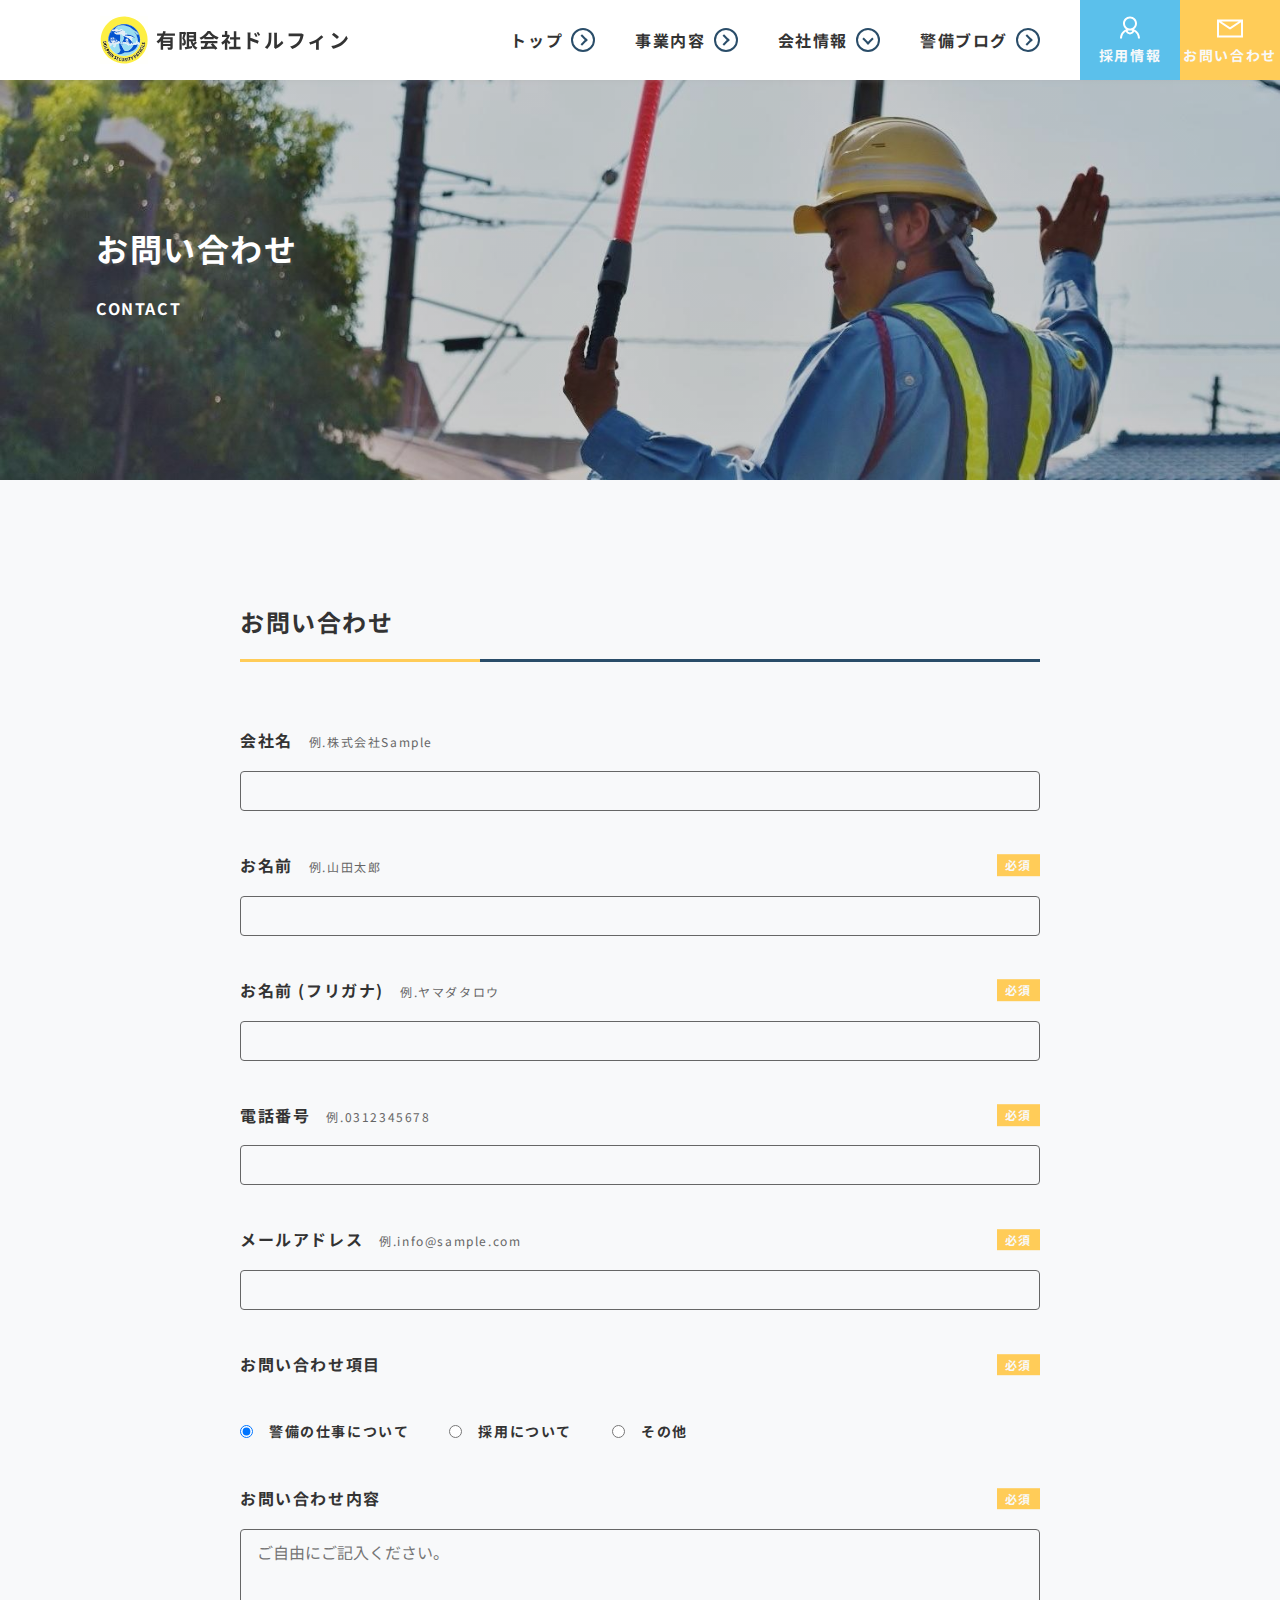
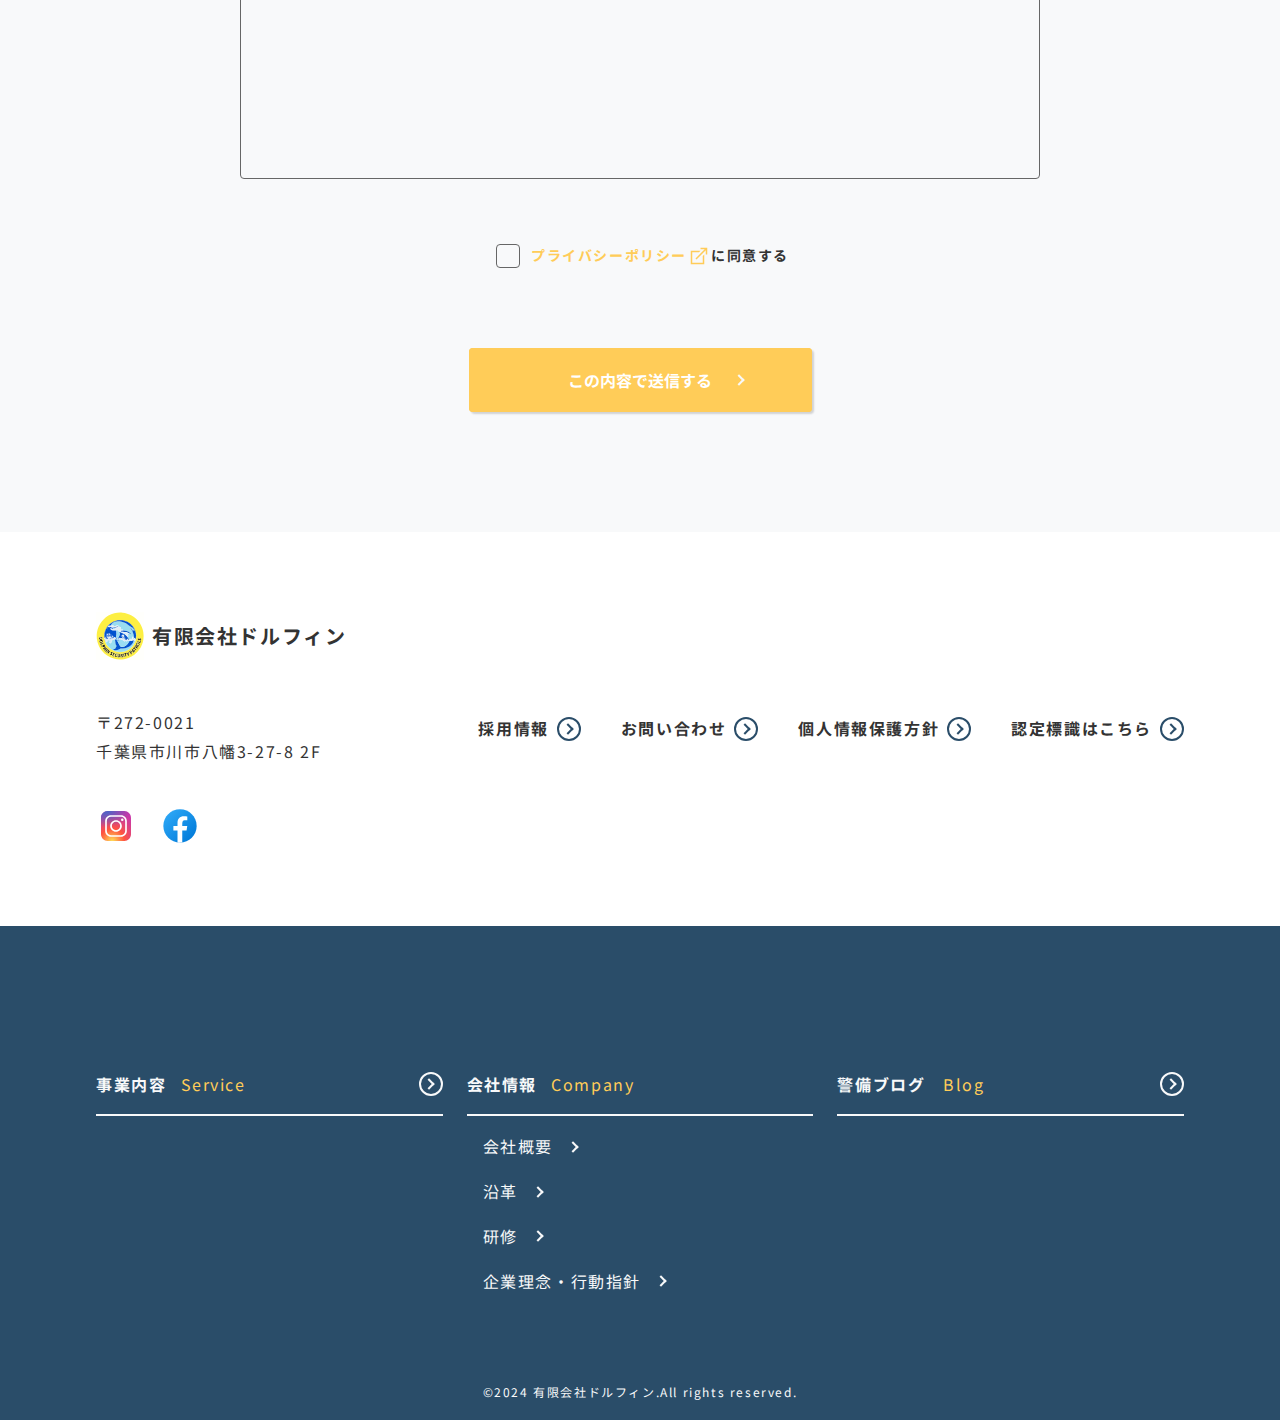
<file: contact.html>
<!DOCTYPE html>
<html lang="ja">
<head>
  <meta charset="UTF-8">
  <meta name="viewport" content="width=device-width, initial-scale=1.0">
  <title>お問い合わせ | 有限会社ドルフィン - ご依頼やお見積り、採用等に関するお問い合わせはこちら</title>
  <meta
    name="description"
    content="有限会社ドルフィンのお問い合わせページ。交通誘導警備やイベント警備に関するご質問、採用のご相談などお気軽にお問い合わせください。"
  />
  <meta name="format-detection" content="telephone=no" />
  <!-- favicon/web-clip-icon -->
  <link rel="icon" href="images/favicon.ico" type="image/x-icon" />
  <link rel="icon" href="images/favicon-32x32.png" type="image/png" />
  <link rel="icon" href="images/favicon-192x192.png" type="image/png" />
  <link rel="icon" href="images/favicon.svg" type="image/svg+xml" />
  <link rel="apple-touch-icon" href="images/apple-touch-icon.png" />
  <!-- ogp -->
  <meta property="og:site_name" content="有限会社ドルフィン" />
  <meta
    property="og:url"
    content=""
  />
  <meta property="og:type" content="website" />
  <meta property="og:title" content="お問い合わせ | 有限会社ドルフィン - ご依頼やお見積り、採用等に関するお問い合わせはこちら" />
  <meta
    property="og:description"
    content="有限会社ドルフィンのお問い合わせページ。交通誘導警備やイベント警備に関するご質問、採用のご相談などお気軽にお問い合わせください。"
  />
  <meta
    property="og:image"
    content=""
  />
  <!--  -->
  <meta property="og:locale" content="ja_JP" />
  <meta name="twitter:card" content="summary_large_image" />
  <meta
    name="twitter:description"
    content="有限会社ドルフィンのお問い合わせページ。交通誘導警備やイベント警備に関するご質問、採用のご相談などお気軽にお問い合わせください。"
  />
  <meta
    name="twitter:image:src"
    content=""
  />
  <!-- google fonts -->
  <link rel="preconnect" href="https://fonts.googleapis.com">
  <link rel="preconnect" href="https://fonts.gstatic.com" crossorigin>
  <link href="https://fonts.googleapis.com/css2?family=Noto+Sans+JP:wght@100..900&display=swap" rel="stylesheet">
  <!-- css -->
  <link rel="stylesheet" href="styles/reset.css" />
  <link rel="stylesheet" href="styles/style.css" />
  <!-- js -->
  <script src="./js/main.js" defer></script>
</head>
<body class="js_body">
  <header class="l_header">
    <p class="l_header-logo">
      <a href="index.html" class="l_header-logo_link">
        <img src="./images/dolphin-icon.svg" alt="会社ロゴ" class="l_header-logo_icon" width="403" height="403">
        <span class="l_header-logo_txt">有限会社ドルフィン</span>
      </a>
    </p>
    <div class="l_header-menu js_navigation">
      <nav class="l_header-nav">
        <ul class="l_header-nav_list">
          <li class="l_header-nav_item">
            <a href="index.html" class="l_header-nav_link">
              <span class="l_header-nav_head">トップ</span>
              <div class="m_arrow-wrapper">
                <div class="m_arrow__round">
                  <div class="m_arrow m_arrow__right"></div>
                </div>            
              </div>
            </a>
          </li>
          <li class="l_header-nav_item">
            <a href="service.html" class="l_header-nav_link">
              <span class="l_header-nav_head">事業内容</span>
              <div class="m_arrow-wrapper">
                <div class="m_arrow__round">
                  <div class="m_arrow m_arrow__right"></div>
                </div>
              </div>
            </a>
          </li>
          <li class="l_header-nav_item">
            <div class="l_header-nav_link">
              <span class="l_header-nav_head">会社情報</span>
              <div class="m_arrow-wrapper">
                <div class="m_arrow__round">
                  <div class="m_arrow m_arrow__bottom"></div>
                </div>
              </div>
            </div>
            <ul class="l_header-subnav_list">
              <li class="l_header-subnav_item">
                <a href="about.html" class="l_header-subnav_link">
                  <div class="l_header-submenu_head">
                    <div class="l_header-subnav_img-wrapper">
                      <img src="./images/company-icon-b.svg" alt="会社概要アイコン" class="l_header-subnav_img" width="50" height="50">
                    </div>
                    <!-- /.l_header-subnav_img-wrapper -->
                    <span class="l_header-subnav_txt">会社概要</span>                    
                  </div>
                  <div class="m_arrow-wrapper">
                    <div class="m_arrow m_arrow__right"></div>
                  </div>
                </a>
              </li>
              <li class="l_header-subnav_item">
                <a href="history.html" class="l_header-subnav_link">
                  <div class="l_header-submenu_head">
                    <div class="l_header-subnav_img-wrapper">
                      <img src="./images/history-b.svg" alt="沿革アイコン" class="l_header-subnav_img" width="50" height="50">
                    </div>
                    <!-- /.l_header-subnav_img-wrapper -->                    
                    <span class="l_header-subnav_txt">沿革</span>
                  </div>
                  <div class="m_arrow-wrapper">
                    <div class="m_arrow m_arrow__right"></div>
                  </div>
                </a>
              </li>
              <li class="l_header-subnav_item">
                <a href="training.html" class="l_header-subnav_link">
                  <div class="l_header-submenu_head">
                    <div class="l_header-subnav_img-wrapper">
                      <img src="./images/training-icon-b.svg" alt="研修アイコン" class="l_header-subnav_img" width="64" height="64">
                    </div>
                    <!-- /.l_header-subnav_img-wrapper -->
                    <span class="l_header-subnav_txt">研修</span>                    
                  </div>
                  <div class="m_arrow-wrapper">
                    <div class="m_arrow m_arrow__right"></div>
                  </div>
                </a>
              </li>
              <li class="l_header-subnav_item">
                <a href="philosophy.html" class="l_header-subnav_link">
                  <div class="l_header-submenu_head">
                    <div class="l_header-subnav_img-wrapper">
                      <img src="./images/philosophy-icon-b.svg" alt="企業理念・行動指針アイコン" class="l_header-subnav_img" width="64" height="64">
                    </div>
                    <!-- /.l_header-subnav_img-wrapper -->
                    <span class="l_header-subnav_txt">企業理念・行動指針</span>                    
                  </div>
                  <div class="m_arrow-wrapper">
                    <div class="m_arrow m_arrow__right"></div>
                  </div>
                </a>
              </li>

            </ul>
          </li>
          <li class="l_header-nav_item">
            <a href="blog.html" class="l_header-nav_link">
              <span class="l_header-nav_head">警備ブログ</span>
              <div class="m_arrow-wrapper">
                <div class="m_arrow__round">
                  <div class="m_arrow m_arrow__right"></div>
                </div>
              </div>
            </a>
          </li>
        </ul>
      </nav>
      <div class="l_header-menu_ctas">
        <div class="l_header-menu_cta l_header-menu_cta__recruit">
          <a href="recruit.html" class="l_header-menu_cta__link">
            <div class="l_header-menu_cta_inner">
              <div class="l_header-menu_cta_img-wrapper">
                <img src="./images/recruit-icon.svg" alt="採用アイコン" class="l_header-menu_cta_img" width="64" height="64">
              </div>
              <!-- /.l_header-menu_cta_img-wrapper -->
              <p class="l_header-menu_cta_head">採用情報</p>              
            </div>
            <!-- /.l_header-menu_cta_inner -->
          </a>
        </div>
        <!-- /.l_header-menu_cta -->
        <div class="l_header-menu_cta l_header-menu_cta__contact">
          <a href="contact.html" class="l_header-menu_cta__link">
            <div class="l_header-menu_cta_inner">
              <div class="l_header-menu_cta_img-wrapper">
                <img src="./images/mail-icon-w.svg" alt="メールアイコン" class="l_header-menu_cta_img" width="64" height="64">
              </div>
              <!-- /.l_header-menu_cta_img-wrapper -->
              <p class="l_header-menu_cta_head">お問い合わせ</p>               
            </div>
          </a>
        </div>
        <!-- /.l_header-menu_cta -->
      </div>
      <!-- /.l_header-menu_ctas -->
    </div>
    <!-- /.l_header-menu -->

    <button class="m_hamburger js_hamburger">
      <span class="m_hamburger-bar"></span>
      <span class="m_hamburger-bar"></span>
      <span class="m_hamburger-bar"></span>
    </button>
  </header>

  <button class="m_page-top js_page-top">
    <img src="./images/up-icon.svg" alt="ページ上部に移動する" class="m_page-top_img" />
  </button>
  <!-- /.m_page-top -->

  <div class="m_kv" id="top">
    <div class="m_kv-inner l_container-lg">
      <div class="m_kv-box">
        <h1 class="m_kv-title">お問い合わせ</h1>
        <p class="m_kv-title_sub">CONTACT</p>
      </div>
      <!-- /.m_kv-box -->
    </div>
    <!-- /.m_kv-inner -->
  </div>
  <!-- /.m_kv -->

  <main class="l_main">
    <div class="l_contents">
      <div class="l_container-sm">
        <div class="m_section-title">
          <h2 class="m_section-title_txt">お問い合わせ</h2>
        </div>
        <!-- /.m_section-title -->

        <form action="" class="contact_form">
          <dl class="contact_form_list">
            <dt class="contact_form_heading">
              会社名<span class="contact_form_example"
                >例.株式会社Sample</span
              >
            </dt>
            <dd class="contact_form_detail">
              <input type="text" class="contact_form_input" />
            </dd>
            <dt class="contact_form_heading">
              お名前<span class="contact_form_example">例.山田太郎</span>
              <span class="contact_form_required">必須</span>
            </dt>
            <dd class="contact_form_detail">
              <input type="text" id="name" class="contact_form_input" />
              <p class="contact_form_error-message" id="name_error"></p>            </dd>
            <dt class="contact_form_heading">
              お名前 (フリガナ)<span class="contact_form_example"
                >例.ヤマダタロウ</span
              >
              <span class="contact_form_required">必須</span>
            </dt>
            <dd class="contact_form_detail">
              <input type="text" id="name-kana" class="contact_form_input" />
              <p class="contact_form_error-message" id="name-kana_error"></p>            </dd>
            <dt class="contact_form_heading">
              電話番号<span class="contact_form_example">例.0312345678</span>
              <span class="contact_form_required">必須</span>
            </dt>
            <dd class="contact_form_detail">
              <input type="tel" id="tel" class="contact_form_input" />
              <p class="contact_form_error-message" id="tel_error"></p>            </dd>
            <dt class="contact_form_heading">
              メールアドレス<span class="contact_form_example"
                >例.info@sample.com</span
              >
              <span class="contact_form_required">必須</span>
            </dt>
            <dd class="contact_form_detail">
              <input type="email" id="mail" class="contact_form_input" />
              <p class="contact_form_error-message" id="mail_error"></p>            </dd>

            <dt class="contact_form_heading">
              お問い合わせ項目
              <span class="contact_form_required">必須</span>
            </dt>
            <dd class="contact_form_detail">
              <ul class="contact_form_radio-list">
                <li class="contact_form_radio-item">
                  <input
                    type="radio"
                    name="content"
                    value=""
                    id="1"
                    class="contact_form_radio"
                    checked
                  /><label for="1" class="contact_form_label">警備の仕事について</label>
                </li>
                <li class="contact_form_radio-item">
                  <input
                    type="radio"
                    name="content"
                    value=""
                    id="2"
                    class="contact_form_radio"
                  /><label for="2" class="contact_form_label">採用について</label>
                </li>
                <li class="contact_form_radio-item">
                  <input
                    type="radio"
                    name="content"
                    value=""
                    id="3"
                    class="contact_form_radio"
                  /><label for="3" class="contact_form_label">その他</label>
                </li>
              </ul>
              <p class="error_message" id="radio_error" style="display: none; color: red; font-size: 12px; margin-top: 8px;">
                お問い合わせ項目を選択してください。
              </p>
            </dd>
            <dt class="contact_form_heading">
              お問い合わせ内容
              <span class="contact_form_required">必須</span>
            </dt>
            <dd class="contact_form_detail">
              <textarea
                class="contact_form_textarea"
                placeholder="ご自由にご記入ください。"
                id="textarea"
              ></textarea>
              <p class="contact_form_error-message" id="textarea_error"></p>

          </dl>

          <div class="contact_form_privacy-wrapper">
            <input 
              type="checkbox" 
              class="contact_form_privacy"
            >
            <a 
              href="privacy.html" 
              class="contact_form_privacy-link"
              target="_blank"
              rel="noopener noreferrer">
            プライバシーポリシー
            <div class="privacy-link_icon-wrapper">
              <img src="./images/link-icon.svg" alt="" class="privacy-link_icon" width="32" height="32">
            </div>
            <!-- /.privacy-link_icon-wrapper -->
            </a>
            に同意する
          </div>
          <!-- /.contact_form_privacy-wrapper -->
          <p class="privacy-error-message" style="display: none; color: red; font-size: 12px; margin-top: 8px;">プライバシーポリシーに同意してください。</p>


          
          <div class="contact_btn-wrapper">
            <div href="" class="m_btn m_btn__right-arrow">
              <input 
              type="submit"
              class="m_btn_input btn_head"
              value="この内容で送信する"
              >
            </div>
          </div>
          <!-- /.contact_btn-wrapper -->
          
        </form>
      </div>
      <!-- /.l_container-sm -->
    </div>
    <!-- /.l_contents -->
  </main>
  <footer class="l_footer">
    <div class="l_container-lg">
      <div class="l_footer_info">
        <div class="l_footer_info_contents">
          <h1 class="l_footer-logo">
            <a href="index.html" class="l_footer-logo_link">
              <img src="./images/dolphin-icon.svg" alt="会社ロゴ" class="l_footer-logo_icon" width="403" height="403">
              <span class="l_footer-logo_txt">有限会社ドルフィン</span>
            </a>
          </h1>
          <p class="l_footer_address">
            〒272-0021<br
            />千葉県市川市八幡3-27-8 2F
          </p>
          <div class="l_footer_sns-info">
            <div class="l_footer_sns-wrapper">
              <a 
                href="https://www.instagram.com/dolphin.co.ltd?utm_source=ig_web_button_share_sheet&igsh=ZDNlZDc0MzIxNw==" 
                class="l_footer_sns-link"
                target="_blank"
                rel="noopener noreferrer"
              >
                <img src="./images/instagram-icon.svg" alt="" class="l_footer_sns" width="96" height="96">
              </a>
            </div>
            <!-- /.l_footer_sns-wrapper -->
            <div class="l_footer_sns-wrapper">
              <a 
                href="https://www.facebook.com/DSPChiba/" 
                class="l_footer_sns-link"
                target="_blank"
                rel="noopener noreferrer"
              >
                <img src="./images/facebook-icon.svg" alt="" class="l_footer_sns" width="96" height="96">
              </a>
            </div>
            <!-- /.l_footer_sns-wrapper -->
          </div>
          <!-- /.l_footer_sns-info -->
        </div>
        <!-- /.l_footer_info_contents -->
        <div class="l_footer-cta">
          <nav class="l_footer-cta_menu">
            <ul class="l_footer-cta_list">
              <li class="l_footer-cta_item">
                <a href="recruit.html" class="l_footer-cta_link">
                  <span class="l_footer-cta_txt">採用情報</span>
                  <div class="m_arrow-wrapper">
                    <div class="m_arrow__round">
                      <div class="m_arrow m_arrow__right"></div>
                    </div>
                    <!-- /.m_arrow__round -->
                  </div>
                  <!-- /.m_arrow-wrapper -->
                </a>
              </li>
              <li class="l_footer-cta_item">
                <a href="contact.html" class="l_footer-cta_link">
                  <span class="l_footer-cta_txt">お問い合わせ</span>
                  <div class="m_arrow-wrapper">
                    <div class="m_arrow__round">
                      <div class="m_arrow m_arrow__right"></div>
                    </div>
                    <!-- /.m_arrow__round -->
                  </div>
                  <!-- /.m_arrow-wrapper -->
                </a>
              </li>
              <li class="l_footer-cta_item">
                <a href="privacy.html" class="l_footer-cta_link">
                  <span class="l_footer-cta_txt">個人情報保護方針</span>
                  <div class="m_arrow-wrapper">
                    <div class="m_arrow__round">
                      <div class="m_arrow m_arrow__right"></div>
                    </div>
                    <!-- /.m_arrow__round" -->
                  </div>
                  <!-- /.m_arrow-wrapper -->
                </a>
              </li>
              <li class="l_footer-cta_item">
                <a href="" class="l_footer-cta_link">
                  <span class="l_footer-cta_txt">認定標識はこちら</span>
                  <div class="m_arrow-wrapper">
                    <div class="m_arrow__round">
                      <div class="m_arrow m_arrow__right"></div>
                    </div>
                    <!-- /.m_arrow__round -->
                  </div>
                  <!-- /.m_arrow-wrapper -->
                </a>
              </li>
            </ul>
          </nav>
        </div>
        <!-- /.l_footer-cta -->
      </div>
      <!-- /.l_footer_info -->
    </div>
    <!-- /.l_container-lg -->
    <div class="l_footer-menu">
      <div class="l_container-lg">
        <div class="l_footer-menu_cta">
          <ul class="l_footer-menu_cta-list">
            <li class="l_footer-menu_cta-item">
              <a href="recruit.html" class="l_footer-menu_cta-link">
                <span class="l_footer-menu_cta-head l_footer-menu_cta-head__recruit">採用情報</span>
                <!-- <span class="l_footer-menu_cta-sub">Recruit</span> -->
                <div class="m_arrow-wrapper">
                  <div class="m_arrow__round">
                    <div class="m_arrow m_arrow__right"></div>
                  </div>
                  <!-- /.m_arrow__round -->
                </div>
                <!-- /.m_arrow-wrapper -->
              </a>
            </li>
            <li class="l_footer-menu_cta-item">
              <a href="contact.html" class="l_footer-menu_cta-link">
                <span class="l_footer-menu_cta-head l_footer-menu_cta-head__contact">お問い合わせ</span>
                <!-- <span class="l_footer-menu_cta-sub">Contact</span> -->
                <div class="m_arrow-wrapper">
                  <div class="m_arrow__round">
                    <div class="m_arrow m_arrow__right"></div>
                  </div>
                  <!-- /.m_arrow__round -->
                </div>
                <!-- /.m_arrow-wrapper -->
              </a>
            </li>
            <li class="l_footer-menu_cta-item">
              <a href="privacy.html" class="l_footer-menu_cta-link">
                <span class="l_footer-menu_cta-head l_footer-menu_cta-head__privacy">個人情報保護方針</span>
                <!-- <span class="l_footer-menu_cta-sub">Privacy Policy</span> -->
                <div class="m_arrow-wrapper">
                  <div class="m_arrow__round">
                    <div class="m_arrow m_arrow__right"></div>
                  </div>
                  <!-- /.m_arrow__round -->
                </div>
                <!-- /.m_arrow-wrapper -->
              </a>
            </li>
            <li class="l_footer-menu_cta-item">
              <a href="" class="l_footer-menu_cta-link">
                <span class="l_footer-menu_cta-head l_footer-menu_cta-head__certification">認定標識はこちら</span>
                <!-- <span class="l_footer-menu_cta-sub">Privacy Policy</span> -->
                <div class="m_arrow-wrapper">
                  <div class="m_arrow__round">
                    <div class="m_arrow m_arrow__right"></div>
                  </div>
                  <!-- /.m_arrow__round -->
                </div>
                <!-- /.m_arrow-wrapper -->
              </a>
            </li>
          </ul>
        </div>
        <!-- /.l_footer-menu_cta -->
        <div class="l_footer-menu_lowlayer-page">
          <ul class="l_footer-menu_lowlayer-page-list">
            <li class="l_footer-menu_lowlayer-page-item">
              <a href="service.html" class="l_footer-menu_lowlayer-page-link">
                <span class="l_footer-menu_lowlayer-page-head l_footer-menu_lowlayer-page-head__service">事業内容</span>
                <!-- <span class="l_footer-menu_lowlayer-page-sub">Service</span> -->
                <div class="m_arrow-wrapper">
                  <div class="m_arrow__round">
                    <div class="m_arrow m_arrow__right"></div>
                  </div>
                  <!-- /.m_arrow__round -->
                </div>
                <!-- /.m_arrow-wrapper -->
              </a>
            </li>
            <li class="l_footer-menu_lowlayer-page-item">
              <div class="l_footer-menu_lowlayer-page-link">
                <span class="l_footer-menu_lowlayer-page-head l_footer-menu_lowlayer-page-head__company">会社情報</span>
                <!-- <span class="l_footer-menu_lowlayer-page-sub">Company</span> -->
              </div>
              <!-- /.l_footer-menu_lowlayer-page-link -->
              <ul class="l_footer-menu_lowlayer-page-submenu-list">
                <li class="l_footer-menu_lowlayer-page-submenu-item">
                  <a href="about.html" class="l_footer-menu_lowlayer-page-submenu-link">
                    <span class="l_footer-menu_lowlayer-page-submenu-head">会社概要</span>
                    <div class="m_arrow-wrapper">
                      <div class="m_arrow m_arrow__right"></div>
                    </div>
                    <!-- /.m_arrow-wrapper -->
                  </a>
                </li>
                <li class="l_footer-menu_lowlayer-page-submenu-item">
                  <a href="history.html" class="l_footer-menu_lowlayer-page-submenu-link">
                    <span class="l_footer-menu_lowlayer-page-submenu-head">沿革</span>
                    <div class="m_arrow-wrapper">
                      <div class="m_arrow m_arrow__right"></div>
                    </div>
                    <!-- /.m_arrow-wrapper -->
                  </a>
                </li>
                <li class="l_footer-menu_lowlayer-page-submenu-item">
                  <a href="training.html" class="l_footer-menu_lowlayer-page-submenu-link">
                    <span class="l_footer-menu_lowlayer-page-submenu-head">研修</span>
                    <div class="m_arrow-wrapper">
                      <div class="m_arrow m_arrow__right"></div>
                    </div>
                    <!-- /.m_arrow-wrapper -->
                  </a>
                </li>
                <li class="l_footer-menu_lowlayer-page-submenu-item">
                  <a href="philosophy.html" class="l_footer-menu_lowlayer-page-submenu-link">
                    <span class="l_footer-menu_lowlayer-page-submenu-head">企業理念・行動指針</span>
                    <div class="m_arrow-wrapper">
                      <div class="m_arrow m_arrow__right"></div>
                    </div>
                    <!-- /.m_arrow-wrapper -->
                  </a>
                </li>
              </ul>
            </li>
            <li class="l_footer-menu_lowlayer-page-item">
              <a href="blog.html" class="l_footer-menu_lowlayer-page-link">
                <span class="l_footer-menu_lowlayer-page-head l_footer-menu_lowlayer-page-head__blog">警備ブログ</span>
                <!-- <span class="l_footer-menu_lowlayer-page-sub">Blog</span> -->
                <div class="m_arrow-wrapper">
                  <div class="m_arrow__round">
                    <div class="m_arrow m_arrow__right"></div>
                  </div>
                  <!-- /.m_arrow__round -->
                </div>
                <!-- /.m_arrow-wrapper -->
              </a>
            </li>
          </ul>
        </div>
        <!-- /.l_footer-menu_lowlayer-page -->
      </div>
      <!-- /.l_container-lg -->
    </div>
    <!-- /.l_footer-menu -->
    <p class="l_footer-copyright">
      <small class="l_footer-copyright_txt">&copy;2024 有限会社ドルフィン.All rights reserved.</small>
    </p>
  </footer>
</body>
</html>
</file>
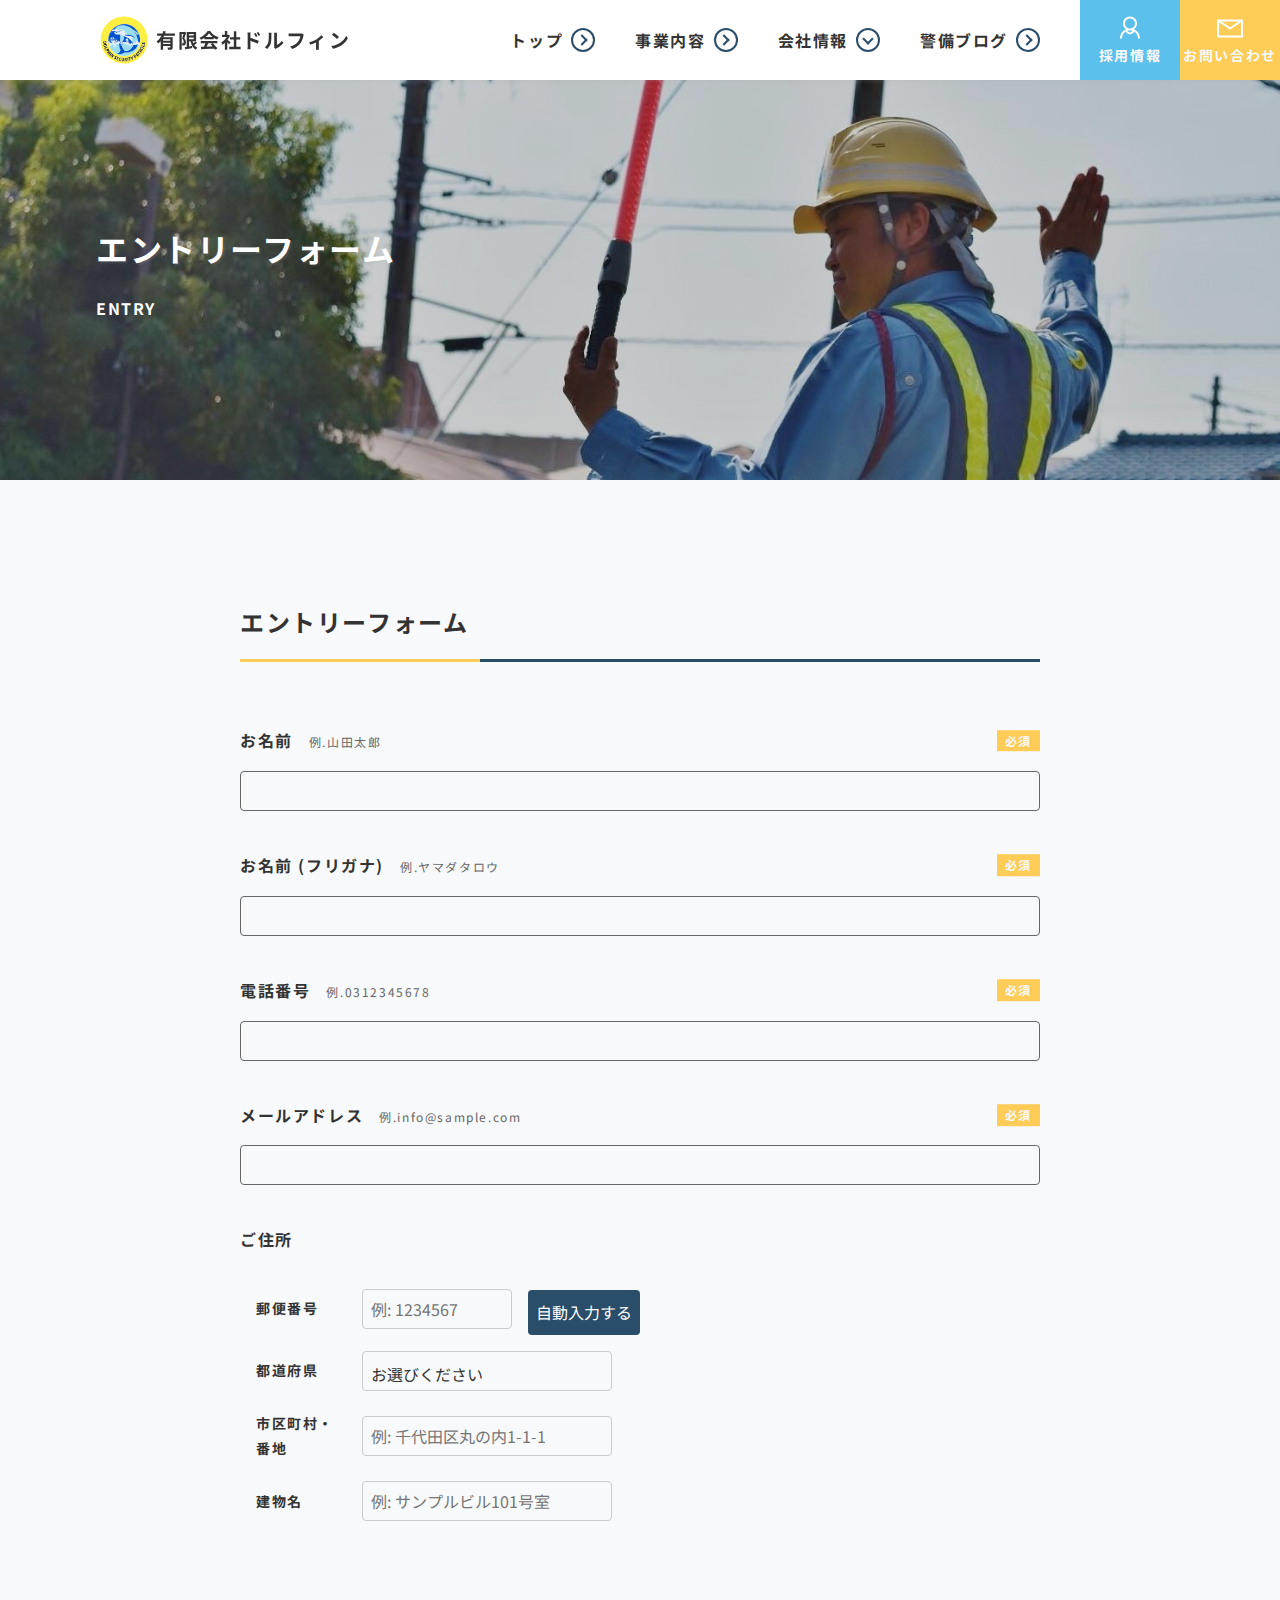
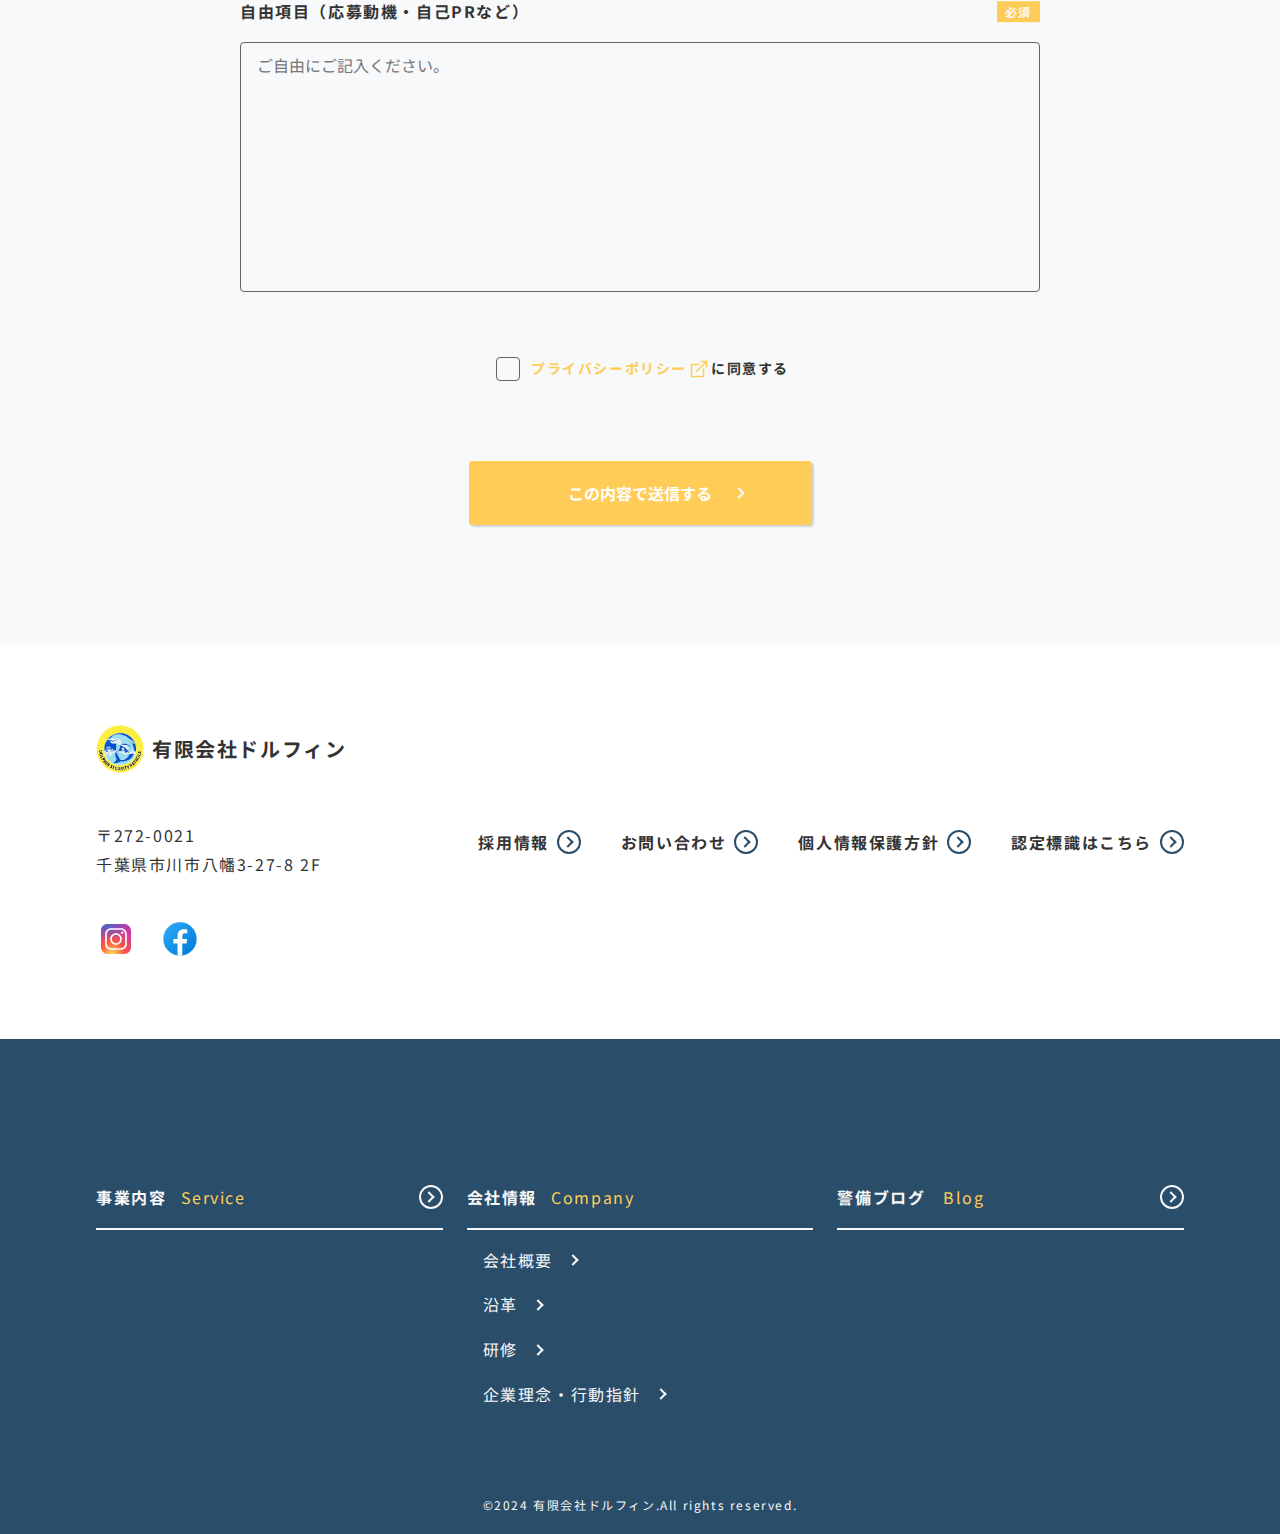
<file: entry.html>
<!DOCTYPE html>
<html lang="ja">
<head>
  <meta charset="UTF-8">
  <meta name="viewport" content="width=device-width, initial-scale=1.0">
  <title>採用エントリーフォーム | 有限会社ドルフィン - 交通誘導・イベント警備の応募はこちら</title>
  <meta
    name="description"
    content="有限会社ドルフィンの採用エントリーフォームページ。交通誘導警備やイベント警備スタッフの応募はこちらから。簡単なフォーム入力でエントリーできます。"
  />
  <meta name="format-detection" content="telephone=no" />
  <!-- favicon/web-clip-icon -->
  <link rel="icon" href="images/favicon.ico" type="image/x-icon" />
  <link rel="icon" href="images/favicon-32x32.png" type="image/png" />
  <link rel="icon" href="images/favicon-192x192.png" type="image/png" />
  <link rel="icon" href="images/favicon.svg" type="image/svg+xml" />
  <link rel="apple-touch-icon" href="images/apple-touch-icon.png" />
  <!-- ogp -->
  <meta property="og:site_name" content="有限会社ドルフィン" />
  <meta
    property="og:url"
    content=""
  />
  <meta property="og:type" content="website" />
  <meta property="og:title" content="採用エントリーフォーム | 有限会社ドルフィン - 交通誘導・イベント警備の応募はこちら" />
  <meta
    property="og:description"
    content="有限会社ドルフィンの採用エントリーフォームページ。交通誘導警備やイベント警備スタッフの応募はこちらから。簡単なフォーム入力でエントリーできます。"
  />
  <meta
    property="og:image"
    content=""
  />
  <!--  -->
  <meta property="og:locale" content="ja_JP" />
  <meta name="twitter:card" content="summary_large_image" />
  <meta
    name="twitter:description"
    content="有限会社ドルフィンの採用エントリーフォームページ。交通誘導警備やイベント警備スタッフの応募はこちらから。簡単なフォーム入力でエントリーできます。"
  />
  <meta
    name="twitter:image:src"
    content=""
  />
  <!-- google fonts -->
  <link rel="preconnect" href="https://fonts.googleapis.com">
  <link rel="preconnect" href="https://fonts.gstatic.com" crossorigin>
  <link href="https://fonts.googleapis.com/css2?family=Noto+Sans+JP:wght@100..900&display=swap" rel="stylesheet">
  <!-- css -->
  <link rel="stylesheet" href="styles/reset.css" />
  <link rel="stylesheet" href="styles/style.css" />
  <!-- js -->
  <script src="./js/main.js" defer></script>
</head>
<body class="js_body">
  <header class="l_header">
    <p class="l_header-logo">
      <a href="index.html" class="l_header-logo_link">
        <img src="./images/dolphin-icon.svg" alt="会社ロゴ" class="l_header-logo_icon" width="403" height="403">
        <span class="l_header-logo_txt">有限会社ドルフィン</span>
      </a>
    </p>
    <div class="l_header-menu js_navigation">
      <nav class="l_header-nav">
        <ul class="l_header-nav_list">
          <li class="l_header-nav_item">
            <a href="index.html" class="l_header-nav_link">
              <span class="l_header-nav_head">トップ</span>
              <div class="m_arrow-wrapper">
                <div class="m_arrow__round">
                  <div class="m_arrow m_arrow__right"></div>
                </div>            
              </div>
            </a>
          </li>
          <li class="l_header-nav_item">
            <a href="service.html" class="l_header-nav_link">
              <span class="l_header-nav_head">事業内容</span>
              <div class="m_arrow-wrapper">
                <div class="m_arrow__round">
                  <div class="m_arrow m_arrow__right"></div>
                </div>
              </div>
            </a>
          </li>
          <li class="l_header-nav_item">
            <div class="l_header-nav_link">
              <span class="l_header-nav_head">会社情報</span>
              <div class="m_arrow-wrapper">
                <div class="m_arrow__round">
                  <div class="m_arrow m_arrow__bottom"></div>
                </div>
              </div>
            </div>
            <ul class="l_header-subnav_list">
              <li class="l_header-subnav_item">
                <a href="about.html" class="l_header-subnav_link">
                  <div class="l_header-submenu_head">
                    <div class="l_header-subnav_img-wrapper">
                      <img src="./images/company-icon-b.svg" alt="会社概要アイコン" class="l_header-subnav_img" width="50" height="50">
                    </div>
                    <!-- /.l_header-subnav_img-wrapper -->
                    <span class="l_header-subnav_txt">会社概要</span>                    
                  </div>
                  <div class="m_arrow-wrapper">
                    <div class="m_arrow m_arrow__right"></div>
                  </div>
                </a>
              </li>
              <li class="l_header-subnav_item">
                <a href="history.html" class="l_header-subnav_link">
                  <div class="l_header-submenu_head">
                    <div class="l_header-subnav_img-wrapper">
                      <img src="./images/history-b.svg" alt="沿革アイコン" class="l_header-subnav_img" width="50" height="50">
                    </div>
                    <!-- /.l_header-subnav_img-wrapper -->                    
                    <span class="l_header-subnav_txt">沿革</span>
                  </div>
                  <div class="m_arrow-wrapper">
                    <div class="m_arrow m_arrow__right"></div>
                  </div>
                </a>
              </li>
              <li class="l_header-subnav_item">
                <a href="training.html" class="l_header-subnav_link">
                  <div class="l_header-submenu_head">
                    <div class="l_header-subnav_img-wrapper">
                      <img src="./images/training-icon-b.svg" alt="研修アイコン" class="l_header-subnav_img" width="64" height="64">
                    </div>
                    <!-- /.l_header-subnav_img-wrapper -->
                    <span class="l_header-subnav_txt">研修</span>                    
                  </div>
                  <div class="m_arrow-wrapper">
                    <div class="m_arrow m_arrow__right"></div>
                  </div>
                </a>
              </li>
              <li class="l_header-subnav_item">
                <a href="philosophy.html" class="l_header-subnav_link">
                  <div class="l_header-submenu_head">
                    <div class="l_header-subnav_img-wrapper">
                      <img src="./images/philosophy-icon-b.svg" alt="企業理念・行動指針アイコン" class="l_header-subnav_img" width="64" height="64">
                    </div>
                    <!-- /.l_header-subnav_img-wrapper -->
                    <span class="l_header-subnav_txt">企業理念・行動指針</span>                    
                  </div>
                  <div class="m_arrow-wrapper">
                    <div class="m_arrow m_arrow__right"></div>
                  </div>
                </a>
              </li>

            </ul>
          </li>
          <li class="l_header-nav_item">
            <a href="blog.html" class="l_header-nav_link">
              <span class="l_header-nav_head">警備ブログ</span>
              <div class="m_arrow-wrapper">
                <div class="m_arrow__round">
                  <div class="m_arrow m_arrow__right"></div>
                </div>
              </div>
            </a>
          </li>
        </ul>
      </nav>
      <div class="l_header-menu_ctas">
        <div class="l_header-menu_cta l_header-menu_cta__recruit">
          <a href="recruit.html" class="l_header-menu_cta__link">
            <div class="l_header-menu_cta_inner">
              <div class="l_header-menu_cta_img-wrapper">
                <img src="./images/recruit-icon.svg" alt="採用アイコン" class="l_header-menu_cta_img" width="64" height="64">
              </div>
              <!-- /.l_header-menu_cta_img-wrapper -->
              <p class="l_header-menu_cta_head">採用情報</p>              
            </div>
            <!-- /.l_header-menu_cta_inner -->
          </a>
        </div>
        <!-- /.l_header-menu_cta -->
        <div class="l_header-menu_cta l_header-menu_cta__contact">
          <a href="contact.html" class="l_header-menu_cta__link">
            <div class="l_header-menu_cta_inner">
              <div class="l_header-menu_cta_img-wrapper">
                <img src="./images/mail-icon-w.svg" alt="メールアイコン" class="l_header-menu_cta_img" width="64" height="64">
              </div>
              <!-- /.l_header-menu_cta_img-wrapper -->
              <p class="l_header-menu_cta_head">お問い合わせ</p>               
            </div>
          </a>
        </div>
        <!-- /.l_header-menu_cta -->
      </div>
      <!-- /.l_header-menu_ctas -->
    </div>
    <!-- /.l_header-menu -->

    <button class="m_hamburger js_hamburger">
      <span class="m_hamburger-bar"></span>
      <span class="m_hamburger-bar"></span>
      <span class="m_hamburger-bar"></span>
    </button>
  </header>

  <button class="m_page-top js_page-top">
    <img src="./images/up-icon.svg" alt="ページ上部に移動する" class="m_page-top_img" />
  </button>
  <!-- /.m_page-top -->

  <div class="m_kv" id="top">
    <div class="m_kv-inner l_container-lg">
      <div class="m_kv-box">
        <h1 class="m_kv-title">エントリーフォーム</h1>
        <p class="m_kv-title_sub">ENTRY</p>
      </div>
      <!-- /.m_kv-box -->
    </div>
    <!-- /.m_kv-inner -->
  </div>
  <!-- /.m_kv -->

  <main class="l_main">
    <div class="l_contents">
      <div class="l_container-sm">
        <div class="m_section-title">
          <h2 class="m_section-title_txt">エントリーフォーム</h2>
        </div>
        <!-- /.m_section-title -->
        <form action="" class="contact_form">
          <dl class="contact_form_list">
            <dt class="contact_form_heading">
              お名前<span class="contact_form_example">例.山田太郎</span>
              <span class="contact_form_required">必須</span>
            </dt>
            <dd class="contact_form_detail">
              <input type="text" id="name" class="contact_form_input" />
              <p class="contact_form_error-message" id="name_error"></p>
            </dd>
            <dt class="contact_form_heading">
              お名前 (フリガナ)<span class="contact_form_example"
                >例.ヤマダタロウ</span
              >
              <span class="contact_form_required">必須</span>
            </dt>
            <dd class="contact_form_detail">
              <input type="text" id="name-kana" class="contact_form_input" />
              <p class="contact_form_error-message" id="name-kana_error"></p>
            </dd>
            <dt class="contact_form_heading">
              電話番号<span class="contact_form_example">例.0312345678</span>
              <span class="contact_form_required">必須</span>
            </dt>
            <dd class="contact_form_detail">
              <input type="tel" id="tel" class="contact_form_input" />
              <p class="contact_form_error-message" id="tel_error"></p>
            </dd>
            <dt class="contact_form_heading">
              メールアドレス<span class="contact_form_example"
                >例.info@sample.com</span
              >
              <span class="contact_form_required">必須</span>
            </dt>
            <dd class="contact_form_detail">
              <input type="email" id="mail" class="contact_form_input" />
              <p class="contact_form_error-message" id="mail_error"></p>
            </dd>
            

            <!-- 住所 -->
            <dt class="contact_form_heading">
              ご住所
              <!-- <span class="contact_form_required">必須</span> -->
            </dt>
            <dd class="entry_form_detail">
              <!-- 郵便番号 -->
              <div class="entry_form_group">
                <label for="postal-code" class="entry_form_label">郵便番号</label>
                <input type="text" id="postal-code" class="entry_form_input" placeholder="例: 1234567" maxlength="7">
                <button type="button" class="entry_form_button">自動入力する</button>
              </div>

              <!-- 都道府県 -->
              <div class="entry_form_group">
                <label for="prefecture" class="entry_form_label">都道府県</label>
                <select id="prefecture" class="entry_form_input">
                  <option value="">お選びください</option>
                  <option value="北海道">北海道</option>
                  <option value="青森県">青森県</option>
                  <option value="岩手県">岩手県</option>
                  <option value="宮城県">宮城県</option>
                  <option value="秋田県">秋田県</option>
                  <option value="山形県">山形県</option>
                  <option value="福島県">福島県</option>
                  <option value="茨城県">茨城県</option>
                  <option value="栃木県">栃木県</option>
                  <option value="群馬県">群馬県</option>
                  <option value="埼玉県">埼玉県</option>
                  <option value="千葉県">千葉県</option>
                  <option value="東京都">東京都</option>
                  <option value="神奈川県">神奈川県</option>
                  <option value="新潟県">新潟県</option>
                  <option value="富山県">富山県</option>
                  <option value="石川県">石川県</option>
                  <option value="福井県">福井県</option>
                  <option value="山梨県">山梨県</option>
                  <option value="長野県">長野県</option>
                  <option value="岐阜県">岐阜県</option>
                  <option value="静岡県">静岡県</option>
                  <option value="愛知県">愛知県</option>
                  <option value="三重県">三重県</option>
                  <option value="滋賀県">滋賀県</option>
                  <option value="京都府">京都府</option>
                  <option value="大阪府">大阪府</option>
                  <option value="兵庫県">兵庫県</option>
                  <option value="奈良県">奈良県</option>
                  <option value="和歌山県">和歌山県</option>
                  <option value="鳥取県">鳥取県</option>
                  <option value="島根県">島根県</option>
                  <option value="岡山県">岡山県</option>
                  <option value="広島県">広島県</option>
                  <option value="山口県">山口県</option>
                  <option value="徳島県">徳島県</option>
                  <option value="香川県">香川県</option>
                  <option value="愛媛県">愛媛県</option>
                  <option value="高知県">高知県</option>
                  <option value="福岡県">福岡県</option>
                  <option value="佐賀県">佐賀県</option>
                  <option value="長崎県">長崎県</option>
                  <option value="熊本県">熊本県</option>
                  <option value="大分県">大分県</option>
                  <option value="宮崎県">宮崎県</option>
                  <option value="鹿児島県">鹿児島県</option>
                  <option value="沖縄県">沖縄県</option>
                </select>
              </div>

              <!-- 市区町村・番地 -->
              <div class="entry_form_group">
                <label for="city" class="entry_form_label">市区町村・番地</label>
                <input type="text" id="city" class="entry_form_input" placeholder="例: 千代田区丸の内1-1-1">
              </div>

              <!-- 建物名 -->
              <div class="entry_form_group">
                <label for="building" class="entry_form_label">建物名</label>
                <input type="text" id="building" class="entry_form_input" placeholder="例: サンプルビル101号室">
              </div>

            </dd>

            <dt class="contact_form_heading">
              自由項目（応募動機・自己PRなど）
              <span class="contact_form_required">必須</span>
            </dt>
            <dd class="contact_form_detail">
              <textarea
                class="contact_form_textarea"
                placeholder="ご自由にご記入ください。"
                id="textarea"
              ></textarea>
              <p class="contact_form_error-message" id="textarea_error"></p>
            </dd>

          </dl>

          <div class="contact_form_privacy-wrapper">
            <input 
              type="checkbox" 
              class="contact_form_privacy"
            >
            <a 
              href="privacy.html" 
              class="contact_form_privacy-link"
              target="_blank"
              rel="noopener noreferrer">
            プライバシーポリシー
            <div class="privacy-link_icon-wrapper">
              <img src="./images/link-icon.svg" alt="" class="privacy-link_icon" width="32" height="32">
            </div>
            <!-- /.privacy-link_icon-wrapper -->
            </a>
            に同意する
          </div>
          <!-- /.contact_form_privacy-wrapper -->
          <p class="privacy-error-message" style="display: none; color: red; font-size: 12px; margin-top: 8px;">プライバシーポリシーに同意してください。</p>

          
          <div class="contact_btn-wrapper">
            <div href="" class="m_btn m_btn__right-arrow">
              <input 
              type="submit"
              class="m_btn_input btn_head"
              value="この内容で送信する"
              >
            </div>
          </div>
          <!-- /.contact_btn-wrapper -->
        </form>
      </div>
      <!-- /.l_container-sm -->
    </div>
    <!-- /.l_contents -->
  </main>

  <footer class="l_footer">
    <div class="l_container-lg">
      <div class="l_footer_info">
        <div class="l_footer_info_contents">
          <h1 class="l_footer-logo">
            <a href="index.html" class="l_footer-logo_link">
              <img src="./images/dolphin-icon.svg" alt="会社ロゴ" class="l_footer-logo_icon" width="403" height="403">
              <span class="l_footer-logo_txt">有限会社ドルフィン</span>
            </a>
          </h1>
          <p class="l_footer_address">
            〒272-0021<br
            />千葉県市川市八幡3-27-8 2F
          </p>
          <div class="l_footer_sns-info">
            <div class="l_footer_sns-wrapper">
              <a 
                href="https://www.instagram.com/dolphin.co.ltd?utm_source=ig_web_button_share_sheet&igsh=ZDNlZDc0MzIxNw==" 
                class="l_footer_sns-link"
                target="_blank"
                rel="noopener noreferrer"
              >
                <img src="./images/instagram-icon.svg" alt="" class="l_footer_sns" width="96" height="96">
              </a>
            </div>
            <!-- /.l_footer_sns-wrapper -->
            <div class="l_footer_sns-wrapper">
              <a 
                href="https://www.facebook.com/DSPChiba/" 
                class="l_footer_sns-link"
                target="_blank"
                rel="noopener noreferrer"
              >
                <img src="./images/facebook-icon.svg" alt="" class="l_footer_sns" width="96" height="96">
              </a>
            </div>
            <!-- /.l_footer_sns-wrapper -->
          </div>
          <!-- /.l_footer_sns-info -->
        </div>
        <!-- /.l_footer_info_contents -->
        <div class="l_footer-cta">
          <nav class="l_footer-cta_menu">
            <ul class="l_footer-cta_list">
              <li class="l_footer-cta_item">
                <a href="recruit.html" class="l_footer-cta_link">
                  <span class="l_footer-cta_txt">採用情報</span>
                  <div class="m_arrow-wrapper">
                    <div class="m_arrow__round">
                      <div class="m_arrow m_arrow__right"></div>
                    </div>
                    <!-- /.m_arrow__round -->
                  </div>
                  <!-- /.m_arrow-wrapper -->
                </a>
              </li>
              <li class="l_footer-cta_item">
                <a href="contact.html" class="l_footer-cta_link">
                  <span class="l_footer-cta_txt">お問い合わせ</span>
                  <div class="m_arrow-wrapper">
                    <div class="m_arrow__round">
                      <div class="m_arrow m_arrow__right"></div>
                    </div>
                    <!-- /.m_arrow__round -->
                  </div>
                  <!-- /.m_arrow-wrapper -->
                </a>
              </li>
              <li class="l_footer-cta_item">
                <a href="privacy.html" class="l_footer-cta_link">
                  <span class="l_footer-cta_txt">個人情報保護方針</span>
                  <div class="m_arrow-wrapper">
                    <div class="m_arrow__round">
                      <div class="m_arrow m_arrow__right"></div>
                    </div>
                    <!-- /.m_arrow__round" -->
                  </div>
                  <!-- /.m_arrow-wrapper -->
                </a>
              </li>
              <li class="l_footer-cta_item">
                <a href="" class="l_footer-cta_link">
                  <span class="l_footer-cta_txt">認定標識はこちら</span>
                  <div class="m_arrow-wrapper">
                    <div class="m_arrow__round">
                      <div class="m_arrow m_arrow__right"></div>
                    </div>
                    <!-- /.m_arrow__round -->
                  </div>
                  <!-- /.m_arrow-wrapper -->
                </a>
              </li>
            </ul>
          </nav>
        </div>
        <!-- /.l_footer-cta -->
      </div>
      <!-- /.l_footer_info -->
    </div>
    <!-- /.l_container-lg -->
    <div class="l_footer-menu">
      <div class="l_container-lg">
        <div class="l_footer-menu_cta">
          <ul class="l_footer-menu_cta-list">
            <li class="l_footer-menu_cta-item">
              <a href="recruit.html" class="l_footer-menu_cta-link">
                <span class="l_footer-menu_cta-head l_footer-menu_cta-head__recruit">採用情報</span>
                <!-- <span class="l_footer-menu_cta-sub">Recruit</span> -->
                <div class="m_arrow-wrapper">
                  <div class="m_arrow__round">
                    <div class="m_arrow m_arrow__right"></div>
                  </div>
                  <!-- /.m_arrow__round -->
                </div>
                <!-- /.m_arrow-wrapper -->
              </a>
            </li>
            <li class="l_footer-menu_cta-item">
              <a href="contact.html" class="l_footer-menu_cta-link">
                <span class="l_footer-menu_cta-head l_footer-menu_cta-head__contact">お問い合わせ</span>
                <!-- <span class="l_footer-menu_cta-sub">Contact</span> -->
                <div class="m_arrow-wrapper">
                  <div class="m_arrow__round">
                    <div class="m_arrow m_arrow__right"></div>
                  </div>
                  <!-- /.m_arrow__round -->
                </div>
                <!-- /.m_arrow-wrapper -->
              </a>
            </li>
            <li class="l_footer-menu_cta-item">
              <a href="privacy.html" class="l_footer-menu_cta-link">
                <span class="l_footer-menu_cta-head l_footer-menu_cta-head__privacy">個人情報保護方針</span>
                <!-- <span class="l_footer-menu_cta-sub">Privacy Policy</span> -->
                <div class="m_arrow-wrapper">
                  <div class="m_arrow__round">
                    <div class="m_arrow m_arrow__right"></div>
                  </div>
                  <!-- /.m_arrow__round -->
                </div>
                <!-- /.m_arrow-wrapper -->
              </a>
            </li>
            <li class="l_footer-menu_cta-item">
              <a href="" class="l_footer-menu_cta-link">
                <span class="l_footer-menu_cta-head l_footer-menu_cta-head__certification">認定標識はこちら</span>
                <!-- <span class="l_footer-menu_cta-sub">Privacy Policy</span> -->
                <div class="m_arrow-wrapper">
                  <div class="m_arrow__round">
                    <div class="m_arrow m_arrow__right"></div>
                  </div>
                  <!-- /.m_arrow__round -->
                </div>
                <!-- /.m_arrow-wrapper -->
              </a>
            </li>
          </ul>
        </div>
        <!-- /.l_footer-menu_cta -->
        <div class="l_footer-menu_lowlayer-page">
          <ul class="l_footer-menu_lowlayer-page-list">
            <li class="l_footer-menu_lowlayer-page-item">
              <a href="service.html" class="l_footer-menu_lowlayer-page-link">
                <span class="l_footer-menu_lowlayer-page-head l_footer-menu_lowlayer-page-head__service">事業内容</span>
                <!-- <span class="l_footer-menu_lowlayer-page-sub">Service</span> -->
                <div class="m_arrow-wrapper">
                  <div class="m_arrow__round">
                    <div class="m_arrow m_arrow__right"></div>
                  </div>
                  <!-- /.m_arrow__round -->
                </div>
                <!-- /.m_arrow-wrapper -->
              </a>
            </li>
            <li class="l_footer-menu_lowlayer-page-item">
              <div class="l_footer-menu_lowlayer-page-link">
                <span class="l_footer-menu_lowlayer-page-head l_footer-menu_lowlayer-page-head__company">会社情報</span>
                <!-- <span class="l_footer-menu_lowlayer-page-sub">Company</span> -->
              </div>
              <!-- /.l_footer-menu_lowlayer-page-link -->
              <ul class="l_footer-menu_lowlayer-page-submenu-list">
                <li class="l_footer-menu_lowlayer-page-submenu-item">
                  <a href="about.html" class="l_footer-menu_lowlayer-page-submenu-link">
                    <span class="l_footer-menu_lowlayer-page-submenu-head">会社概要</span>
                    <div class="m_arrow-wrapper">
                      <div class="m_arrow m_arrow__right"></div>
                    </div>
                    <!-- /.m_arrow-wrapper -->
                  </a>
                </li>
                <li class="l_footer-menu_lowlayer-page-submenu-item">
                  <a href="history.html" class="l_footer-menu_lowlayer-page-submenu-link">
                    <span class="l_footer-menu_lowlayer-page-submenu-head">沿革</span>
                    <div class="m_arrow-wrapper">
                      <div class="m_arrow m_arrow__right"></div>
                    </div>
                    <!-- /.m_arrow-wrapper -->
                  </a>
                </li>
                <li class="l_footer-menu_lowlayer-page-submenu-item">
                  <a href="training.html" class="l_footer-menu_lowlayer-page-submenu-link">
                    <span class="l_footer-menu_lowlayer-page-submenu-head">研修</span>
                    <div class="m_arrow-wrapper">
                      <div class="m_arrow m_arrow__right"></div>
                    </div>
                    <!-- /.m_arrow-wrapper -->
                  </a>
                </li>
                <li class="l_footer-menu_lowlayer-page-submenu-item">
                  <a href="philosophy.html" class="l_footer-menu_lowlayer-page-submenu-link">
                    <span class="l_footer-menu_lowlayer-page-submenu-head">企業理念・行動指針</span>
                    <div class="m_arrow-wrapper">
                      <div class="m_arrow m_arrow__right"></div>
                    </div>
                    <!-- /.m_arrow-wrapper -->
                  </a>
                </li>
              </ul>
            </li>
            <li class="l_footer-menu_lowlayer-page-item">
              <a href="blog.html" class="l_footer-menu_lowlayer-page-link">
                <span class="l_footer-menu_lowlayer-page-head l_footer-menu_lowlayer-page-head__blog">警備ブログ</span>
                <!-- <span class="l_footer-menu_lowlayer-page-sub">Blog</span> -->
                <div class="m_arrow-wrapper">
                  <div class="m_arrow__round">
                    <div class="m_arrow m_arrow__right"></div>
                  </div>
                  <!-- /.m_arrow__round -->
                </div>
                <!-- /.m_arrow-wrapper -->
              </a>
            </li>
          </ul>
        </div>
        <!-- /.l_footer-menu_lowlayer-page -->
      </div>
      <!-- /.l_container-lg -->
    </div>
    <!-- /.l_footer-menu -->
    <p class="l_footer-copyright">
      <small class="l_footer-copyright_txt">&copy;2024 有限会社ドルフィン.All rights reserved.</small>
    </p>
  </footer>
</body>
</html>
</file>
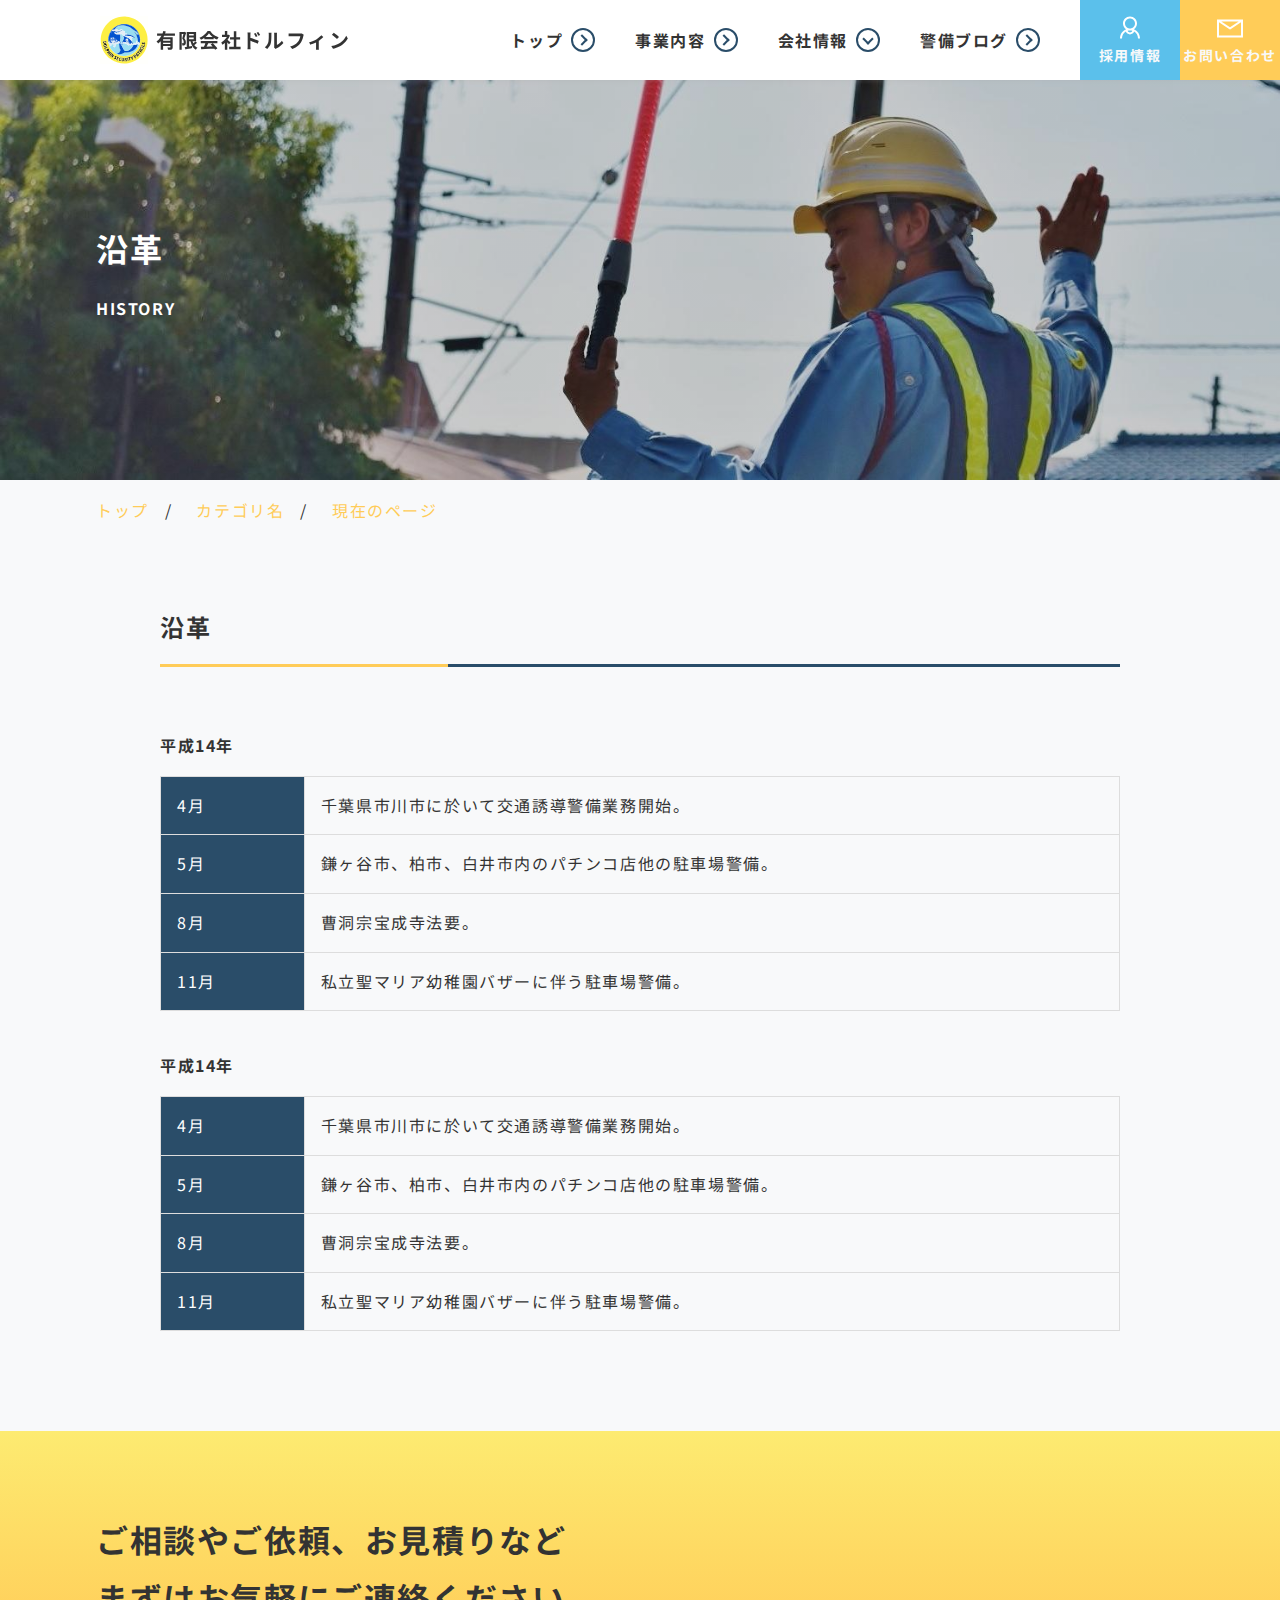
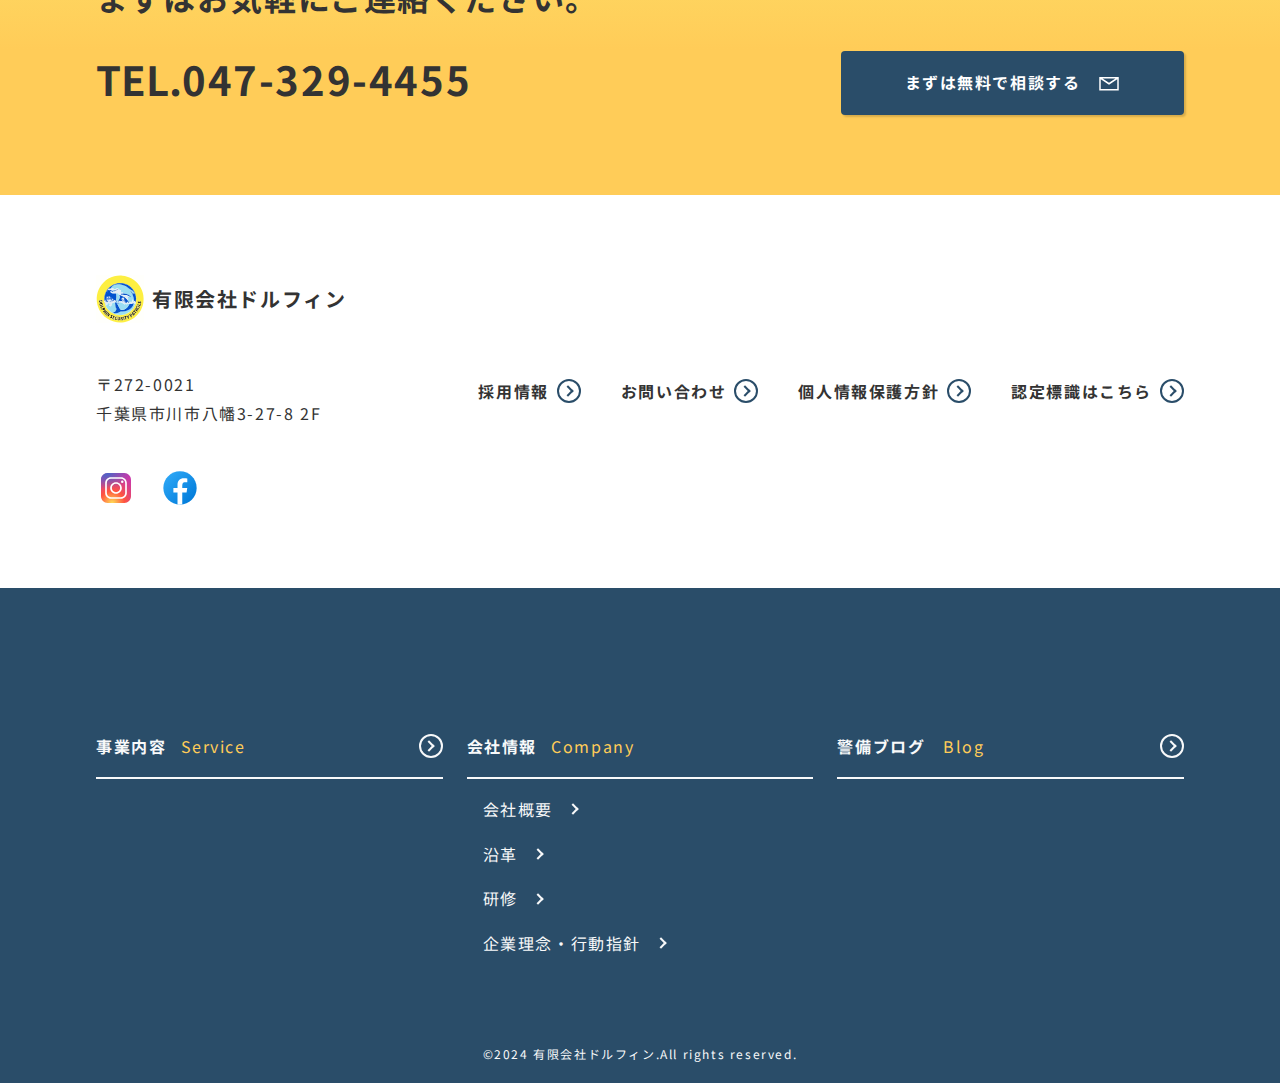
<file: history.html>
<!DOCTYPE html>
<html lang="ja">
<head>
  <meta charset="UTF-8">
  <meta name="viewport" content="width=device-width, initial-scale=1.0">
  <title>沿革 | 有限会社ドルフィン - 会社の歴史と成長の歩み・実績</title>
  <meta
    name="description"
    content="有限会社ドルフィンの沿革ページ。創業から現在までの歴史や成長の歩み・実績を詳しくご紹介します。"
  />
  <meta name="format-detection" content="telephone=no" />
  <!-- favicon/web-clip-icon -->
  <link rel="icon" href="images/favicon.ico" type="image/x-icon" />
  <link rel="icon" href="images/favicon-32x32.png" type="image/png" />
  <link rel="icon" href="images/favicon-192x192.png" type="image/png" />
  <link rel="icon" href="images/favicon.svg" type="image/svg+xml" />
  <link rel="apple-touch-icon" href="images/apple-touch-icon.png" />
  <!-- ogp -->
  <meta property="og:site_name" content="有限会社ドルフィン" />
  <meta
    property="og:url"
    content=""
  />
  <meta property="og:type" content="website" />
  <meta property="og:title" content="沿革 | 有限会社ドルフィン - 会社の歴史と成長の歩み・実績" />
  <meta
    property="og:description"
    content="有限会社ドルフィンの沿革ページ。創業から現在までの歴史や成長の歩み・実績を詳しくご紹介します。"
  />
  <meta
    property="og:image"
    content=""
  />
  <!--  -->
  <meta property="og:locale" content="ja_JP" />
  <meta name="twitter:card" content="summary_large_image" />
  <meta
    name="twitter:description"
    content="有限会社ドルフィンの沿革ページ。創業から現在までの歴史や成長の歩み・実績を詳しくご紹介します。"
  />
  <meta
    name="twitter:image:src"
    content=""
  />
  <!-- google fonts -->
  <link rel="preconnect" href="https://fonts.googleapis.com">
  <link rel="preconnect" href="https://fonts.gstatic.com" crossorigin>
  <link href="https://fonts.googleapis.com/css2?family=Noto+Sans+JP:wght@100..900&display=swap" rel="stylesheet">
  <!-- css -->
  <link rel="stylesheet" href="styles/reset.css" />
  <link rel="stylesheet" href="styles/style.css" />
  <!-- js -->
  <script src="./js/main.js" defer></script>
</head>
<body class="js_body">
  <header class="l_header">
    <p class="l_header-logo">
      <a href="index.html" class="l_header-logo_link">
        <img src="./images/dolphin-icon.svg" alt="会社ロゴ" class="l_header-logo_icon" width="403" height="403">
        <span class="l_header-logo_txt">有限会社ドルフィン</span>
      </a>
    </p>
    <div class="l_header-menu js_navigation">
      <nav class="l_header-nav">
        <ul class="l_header-nav_list">
          <li class="l_header-nav_item">
            <a href="index.html" class="l_header-nav_link">
              <span class="l_header-nav_head">トップ</span>
              <div class="m_arrow-wrapper">
                <div class="m_arrow__round">
                  <div class="m_arrow m_arrow__right"></div>
                </div>            
              </div>
            </a>
          </li>
          <li class="l_header-nav_item">
            <a href="service.html" class="l_header-nav_link">
              <span class="l_header-nav_head">事業内容</span>
              <div class="m_arrow-wrapper">
                <div class="m_arrow__round">
                  <div class="m_arrow m_arrow__right"></div>
                </div>
              </div>
            </a>
          </li>
          <li class="l_header-nav_item">
            <div class="l_header-nav_link">
              <span class="l_header-nav_head">会社情報</span>
              <div class="m_arrow-wrapper">
                <div class="m_arrow__round">
                  <div class="m_arrow m_arrow__bottom"></div>
                </div>
              </div>
            </div>
            <ul class="l_header-subnav_list">
              <li class="l_header-subnav_item">
                <a href="about.html" class="l_header-subnav_link">
                  <div class="l_header-submenu_head">
                    <div class="l_header-subnav_img-wrapper">
                      <img src="./images/company-icon-b.svg" alt="会社概要アイコン" class="l_header-subnav_img" width="50" height="50">
                    </div>
                    <!-- /.l_header-subnav_img-wrapper -->
                    <span class="l_header-subnav_txt">会社概要</span>                    
                  </div>
                  <div class="m_arrow-wrapper">
                    <div class="m_arrow m_arrow__right"></div>
                  </div>
                </a>
              </li>
              <li class="l_header-subnav_item">
                <a href="history.html" class="l_header-subnav_link">
                  <div class="l_header-submenu_head">
                    <div class="l_header-subnav_img-wrapper">
                      <img src="./images/history-b.svg" alt="沿革アイコン" class="l_header-subnav_img" width="50" height="50">
                    </div>
                    <!-- /.l_header-subnav_img-wrapper -->                    
                    <span class="l_header-subnav_txt">沿革</span>
                  </div>
                  <div class="m_arrow-wrapper">
                    <div class="m_arrow m_arrow__right"></div>
                  </div>
                </a>
              </li>
              <li class="l_header-subnav_item">
                <a href="training.html" class="l_header-subnav_link">
                  <div class="l_header-submenu_head">
                    <div class="l_header-subnav_img-wrapper">
                      <img src="./images/training-icon-b.svg" alt="研修アイコン" class="l_header-subnav_img" width="64" height="64">
                    </div>
                    <!-- /.l_header-subnav_img-wrapper -->
                    <span class="l_header-subnav_txt">研修</span>                    
                  </div>
                  <div class="m_arrow-wrapper">
                    <div class="m_arrow m_arrow__right"></div>
                  </div>
                </a>
              </li>
              <li class="l_header-subnav_item">
                <a href="philosophy.html" class="l_header-subnav_link">
                  <div class="l_header-submenu_head">
                    <div class="l_header-subnav_img-wrapper">
                      <img src="./images/philosophy-icon-b.svg" alt="企業理念・行動指針アイコン" class="l_header-subnav_img" width="64" height="64">
                    </div>
                    <!-- /.l_header-subnav_img-wrapper -->
                    <span class="l_header-subnav_txt">企業理念・行動指針</span>                    
                  </div>
                  <div class="m_arrow-wrapper">
                    <div class="m_arrow m_arrow__right"></div>
                  </div>
                </a>
              </li>

            </ul>
          </li>
          <li class="l_header-nav_item">
            <a href="blog.html" class="l_header-nav_link">
              <span class="l_header-nav_head">警備ブログ</span>
              <div class="m_arrow-wrapper">
                <div class="m_arrow__round">
                  <div class="m_arrow m_arrow__right"></div>
                </div>
              </div>
            </a>
          </li>
        </ul>
      </nav>
      <div class="l_header-menu_ctas">
        <div class="l_header-menu_cta l_header-menu_cta__recruit">
          <a href="recruit.html" class="l_header-menu_cta__link">
            <div class="l_header-menu_cta_inner">
              <div class="l_header-menu_cta_img-wrapper">
                <img src="./images/recruit-icon.svg" alt="採用アイコン" class="l_header-menu_cta_img" width="64" height="64">
              </div>
              <!-- /.l_header-menu_cta_img-wrapper -->
              <p class="l_header-menu_cta_head">採用情報</p>              
            </div>
            <!-- /.l_header-menu_cta_inner -->
          </a>
        </div>
        <!-- /.l_header-menu_cta -->
        <div class="l_header-menu_cta l_header-menu_cta__contact">
          <a href="contact.html" class="l_header-menu_cta__link">
            <div class="l_header-menu_cta_inner">
              <div class="l_header-menu_cta_img-wrapper">
                <img src="./images/mail-icon-w.svg" alt="メールアイコン" class="l_header-menu_cta_img" width="64" height="64">
              </div>
              <!-- /.l_header-menu_cta_img-wrapper -->
              <p class="l_header-menu_cta_head">お問い合わせ</p>               
            </div>
          </a>
        </div>
        <!-- /.l_header-menu_cta -->
      </div>
      <!-- /.l_header-menu_ctas -->
    </div>
    <!-- /.l_header-menu -->

    <button class="m_hamburger js_hamburger">
      <span class="m_hamburger-bar"></span>
      <span class="m_hamburger-bar"></span>
      <span class="m_hamburger-bar"></span>
    </button>
  </header>

  <button class="m_page-top js_page-top">
    <img src="./images/up-icon.svg" alt="ページ上部に移動する" class="m_page-top_img" />
  </button>
  <!-- /.m_page-top -->

  <div class="m_kv" id="top">
    <div class="m_kv-inner l_container-lg">
      <div class="m_kv-box">
        <h1 class="m_kv-title">沿革</h1>
        <p class="m_kv-title_sub">HISTORY</p>
      </div>
      <!-- /.m_kv-box -->
    </div>
    <!-- /.m_kv-inner -->
  </div>
  <!-- /.m_kv -->

  <nav class="m_breadcrumb l_container-lg">
    <ul>
      <li>
        <a href="/">トップ</a>
        <span>/</span>
      </li>
      <li>
        <a href="/category">カテゴリ名</a>
        <span>/</span>
      </li>
      <li>現在のページ</li>
    </ul>
  </nav>

  <main class="l_main">
    <div class="l_contents-sm">
      <div class="l_container">
        <div class="m_section-title">
          <h2 class="m_section-title_txt">沿革</h2>
        </div>
        <!-- /.m_section-title -->
        <div class="history_info-boxes">
          <div class="history_info-box">
            <h3 class="history_title">平成14年</h3>
            <table class="history-info">
              <tr>
                <th>4月</th>
                <td>千葉県市川市に於いて交通誘導警備業務開始。</td>
              </tr>
              <tr>
                <th>5月</th>
                <td>鎌ヶ谷市、柏市、白井市内のパチンコ店他の駐車場警備。</td>
              </tr>
              <tr>
                <th>8月</th>
                <td>曹洞宗宝成寺法要。</td>
              </tr>
              <tr>
                <th>11月</th>
                <td>私立聖マリア幼稚園バザーに伴う駐車場警備。</td>
              </tr>
            </table>
          </div>
          <!-- /.history_info-box -->
          <div class="history_info-box">
            <h3 class="history_title">平成14年</h3>
            <table class="history-info">
              <tr>
                <th>4月</th>
                <td>千葉県市川市に於いて交通誘導警備業務開始。</td>
              </tr>
              <tr>
                <th>5月</th>
                <td>鎌ヶ谷市、柏市、白井市内のパチンコ店他の駐車場警備。</td>
              </tr>
              <tr>
                <th>8月</th>
                <td>曹洞宗宝成寺法要。</td>
              </tr>
              <tr>
                <th>11月</th>
                <td>私立聖マリア幼稚園バザーに伴う駐車場警備。</td>
              </tr>
            </table>
          </div>
          <!-- /.history_info-box -->          
        </div>
        <!-- /.history_info-boxes -->

        


      </div>
      <!-- /.l_container -->
    </div>
    <!-- /.l_contents -->

    <div class="m_cta__form">
      <div class="l_container-lg">
        <div class="m_cta__form-inner">
          <div class="m_cta__form_content">
            <p class="m_cta__form-txt">
              ご相談やご依頼、お見積りなど<br
              />まずはお気軽にご連絡ください。
            </p>
            <p class="m_cta__form-tel">
              <span class="m_cta__form-tel_txt">TEL.</span>047-329-4455
            </p>
          </div>
          <!-- /.m_cta__form_content -->
          <div class="m_form_btn-wrapper">
            <a href="contact.html" class="m_btn m_form_btn">
              まずは無料で相談する
            </a>
          </div>
          <!-- /.top_service_btn-wrapper -->             
        </div>
        <!-- /.m_cta__form-inner -->
      </div>
      <!-- /.l_container-lg -->
    </div>
    <!-- /.m_cta__form -->
  </main>

  <footer class="l_footer">
    <div class="l_container-lg">
      <div class="l_footer_info">
        <div class="l_footer_info_contents">
          <h1 class="l_footer-logo">
            <a href="index.html" class="l_footer-logo_link">
              <img src="./images/dolphin-icon.svg" alt="会社ロゴ" class="l_footer-logo_icon" width="403" height="403">
              <span class="l_footer-logo_txt">有限会社ドルフィン</span>
            </a>
          </h1>
          <p class="l_footer_address">
            〒272-0021<br
            />千葉県市川市八幡3-27-8 2F
          </p>
          <div class="l_footer_sns-info">
            <div class="l_footer_sns-wrapper">
              <a 
                href="https://www.instagram.com/dolphin.co.ltd?utm_source=ig_web_button_share_sheet&igsh=ZDNlZDc0MzIxNw==" 
                class="l_footer_sns-link"
                target="_blank"
                rel="noopener noreferrer"
              >
                <img src="./images/instagram-icon.svg" alt="" class="l_footer_sns" width="96" height="96">
              </a>
            </div>
            <!-- /.l_footer_sns-wrapper -->
            <div class="l_footer_sns-wrapper">
              <a 
                href="https://www.facebook.com/DSPChiba/" 
                class="l_footer_sns-link"
                target="_blank"
                rel="noopener noreferrer"
              >
                <img src="./images/facebook-icon.svg" alt="" class="l_footer_sns" width="96" height="96">
              </a>
            </div>
            <!-- /.l_footer_sns-wrapper -->
          </div>
          <!-- /.l_footer_sns-info -->
        </div>
        <!-- /.l_footer_info_contents -->
        <div class="l_footer-cta">
          <nav class="l_footer-cta_menu">
            <ul class="l_footer-cta_list">
              <li class="l_footer-cta_item">
                <a href="recruit.html" class="l_footer-cta_link">
                  <span class="l_footer-cta_txt">採用情報</span>
                  <div class="m_arrow-wrapper">
                    <div class="m_arrow__round">
                      <div class="m_arrow m_arrow__right"></div>
                    </div>
                    <!-- /.m_arrow__round -->
                  </div>
                  <!-- /.m_arrow-wrapper -->
                </a>
              </li>
              <li class="l_footer-cta_item">
                <a href="contact.html" class="l_footer-cta_link">
                  <span class="l_footer-cta_txt">お問い合わせ</span>
                  <div class="m_arrow-wrapper">
                    <div class="m_arrow__round">
                      <div class="m_arrow m_arrow__right"></div>
                    </div>
                    <!-- /.m_arrow__round -->
                  </div>
                  <!-- /.m_arrow-wrapper -->
                </a>
              </li>
              <li class="l_footer-cta_item">
                <a href="privacy.html" class="l_footer-cta_link">
                  <span class="l_footer-cta_txt">個人情報保護方針</span>
                  <div class="m_arrow-wrapper">
                    <div class="m_arrow__round">
                      <div class="m_arrow m_arrow__right"></div>
                    </div>
                    <!-- /.m_arrow__round" -->
                  </div>
                  <!-- /.m_arrow-wrapper -->
                </a>
              </li>
              <li class="l_footer-cta_item">
                <a href="" class="l_footer-cta_link">
                  <span class="l_footer-cta_txt">認定標識はこちら</span>
                  <div class="m_arrow-wrapper">
                    <div class="m_arrow__round">
                      <div class="m_arrow m_arrow__right"></div>
                    </div>
                    <!-- /.m_arrow__round -->
                  </div>
                  <!-- /.m_arrow-wrapper -->
                </a>
              </li>
            </ul>
          </nav>
        </div>
        <!-- /.l_footer-cta -->
      </div>
      <!-- /.l_footer_info -->
    </div>
    <!-- /.l_container-lg -->
    <div class="l_footer-menu">
      <div class="l_container-lg">
        <div class="l_footer-menu_cta">
          <ul class="l_footer-menu_cta-list">
            <li class="l_footer-menu_cta-item">
              <a href="recruit.html" class="l_footer-menu_cta-link">
                <span class="l_footer-menu_cta-head l_footer-menu_cta-head__recruit">採用情報</span>
                <!-- <span class="l_footer-menu_cta-sub">Recruit</span> -->
                <div class="m_arrow-wrapper">
                  <div class="m_arrow__round">
                    <div class="m_arrow m_arrow__right"></div>
                  </div>
                  <!-- /.m_arrow__round -->
                </div>
                <!-- /.m_arrow-wrapper -->
              </a>
            </li>
            <li class="l_footer-menu_cta-item">
              <a href="contact.html" class="l_footer-menu_cta-link">
                <span class="l_footer-menu_cta-head l_footer-menu_cta-head__contact">お問い合わせ</span>
                <!-- <span class="l_footer-menu_cta-sub">Contact</span> -->
                <div class="m_arrow-wrapper">
                  <div class="m_arrow__round">
                    <div class="m_arrow m_arrow__right"></div>
                  </div>
                  <!-- /.m_arrow__round -->
                </div>
                <!-- /.m_arrow-wrapper -->
              </a>
            </li>
            <li class="l_footer-menu_cta-item">
              <a href="privacy.html" class="l_footer-menu_cta-link">
                <span class="l_footer-menu_cta-head l_footer-menu_cta-head__privacy">個人情報保護方針</span>
                <!-- <span class="l_footer-menu_cta-sub">Privacy Policy</span> -->
                <div class="m_arrow-wrapper">
                  <div class="m_arrow__round">
                    <div class="m_arrow m_arrow__right"></div>
                  </div>
                  <!-- /.m_arrow__round -->
                </div>
                <!-- /.m_arrow-wrapper -->
              </a>
            </li>
            <li class="l_footer-menu_cta-item">
              <a href="" class="l_footer-menu_cta-link">
                <span class="l_footer-menu_cta-head l_footer-menu_cta-head__certification">認定標識はこちら</span>
                <!-- <span class="l_footer-menu_cta-sub">Privacy Policy</span> -->
                <div class="m_arrow-wrapper">
                  <div class="m_arrow__round">
                    <div class="m_arrow m_arrow__right"></div>
                  </div>
                  <!-- /.m_arrow__round -->
                </div>
                <!-- /.m_arrow-wrapper -->
              </a>
            </li>
          </ul>
        </div>
        <!-- /.l_footer-menu_cta -->
        <div class="l_footer-menu_lowlayer-page">
          <ul class="l_footer-menu_lowlayer-page-list">
            <li class="l_footer-menu_lowlayer-page-item">
              <a href="service.html" class="l_footer-menu_lowlayer-page-link">
                <span class="l_footer-menu_lowlayer-page-head l_footer-menu_lowlayer-page-head__service">事業内容</span>
                <!-- <span class="l_footer-menu_lowlayer-page-sub">Service</span> -->
                <div class="m_arrow-wrapper">
                  <div class="m_arrow__round">
                    <div class="m_arrow m_arrow__right"></div>
                  </div>
                  <!-- /.m_arrow__round -->
                </div>
                <!-- /.m_arrow-wrapper -->
              </a>
            </li>
            <li class="l_footer-menu_lowlayer-page-item">
              <div class="l_footer-menu_lowlayer-page-link">
                <span class="l_footer-menu_lowlayer-page-head l_footer-menu_lowlayer-page-head__company">会社情報</span>
                <!-- <span class="l_footer-menu_lowlayer-page-sub">Company</span> -->
              </div>
              <!-- /.l_footer-menu_lowlayer-page-link -->
              <ul class="l_footer-menu_lowlayer-page-submenu-list">
                <li class="l_footer-menu_lowlayer-page-submenu-item">
                  <a href="about.html" class="l_footer-menu_lowlayer-page-submenu-link">
                    <span class="l_footer-menu_lowlayer-page-submenu-head">会社概要</span>
                    <div class="m_arrow-wrapper">
                      <div class="m_arrow m_arrow__right"></div>
                    </div>
                    <!-- /.m_arrow-wrapper -->
                  </a>
                </li>
                <li class="l_footer-menu_lowlayer-page-submenu-item">
                  <a href="history.html" class="l_footer-menu_lowlayer-page-submenu-link">
                    <span class="l_footer-menu_lowlayer-page-submenu-head">沿革</span>
                    <div class="m_arrow-wrapper">
                      <div class="m_arrow m_arrow__right"></div>
                    </div>
                    <!-- /.m_arrow-wrapper -->
                  </a>
                </li>
                <li class="l_footer-menu_lowlayer-page-submenu-item">
                  <a href="training.html" class="l_footer-menu_lowlayer-page-submenu-link">
                    <span class="l_footer-menu_lowlayer-page-submenu-head">研修</span>
                    <div class="m_arrow-wrapper">
                      <div class="m_arrow m_arrow__right"></div>
                    </div>
                    <!-- /.m_arrow-wrapper -->
                  </a>
                </li>
                <li class="l_footer-menu_lowlayer-page-submenu-item">
                  <a href="philosophy.html" class="l_footer-menu_lowlayer-page-submenu-link">
                    <span class="l_footer-menu_lowlayer-page-submenu-head">企業理念・行動指針</span>
                    <div class="m_arrow-wrapper">
                      <div class="m_arrow m_arrow__right"></div>
                    </div>
                    <!-- /.m_arrow-wrapper -->
                  </a>
                </li>
              </ul>
            </li>
            <li class="l_footer-menu_lowlayer-page-item">
              <a href="blog.html" class="l_footer-menu_lowlayer-page-link">
                <span class="l_footer-menu_lowlayer-page-head l_footer-menu_lowlayer-page-head__blog">警備ブログ</span>
                <!-- <span class="l_footer-menu_lowlayer-page-sub">Blog</span> -->
                <div class="m_arrow-wrapper">
                  <div class="m_arrow__round">
                    <div class="m_arrow m_arrow__right"></div>
                  </div>
                  <!-- /.m_arrow__round -->
                </div>
                <!-- /.m_arrow-wrapper -->
              </a>
            </li>
          </ul>
        </div>
        <!-- /.l_footer-menu_lowlayer-page -->
      </div>
      <!-- /.l_container-lg -->
    </div>
    <!-- /.l_footer-menu -->
    <p class="l_footer-copyright">
      <small class="l_footer-copyright_txt">&copy;2024 有限会社ドルフィン.All rights reserved.</small>
    </p>
  </footer>
</body>
</html>
</file>
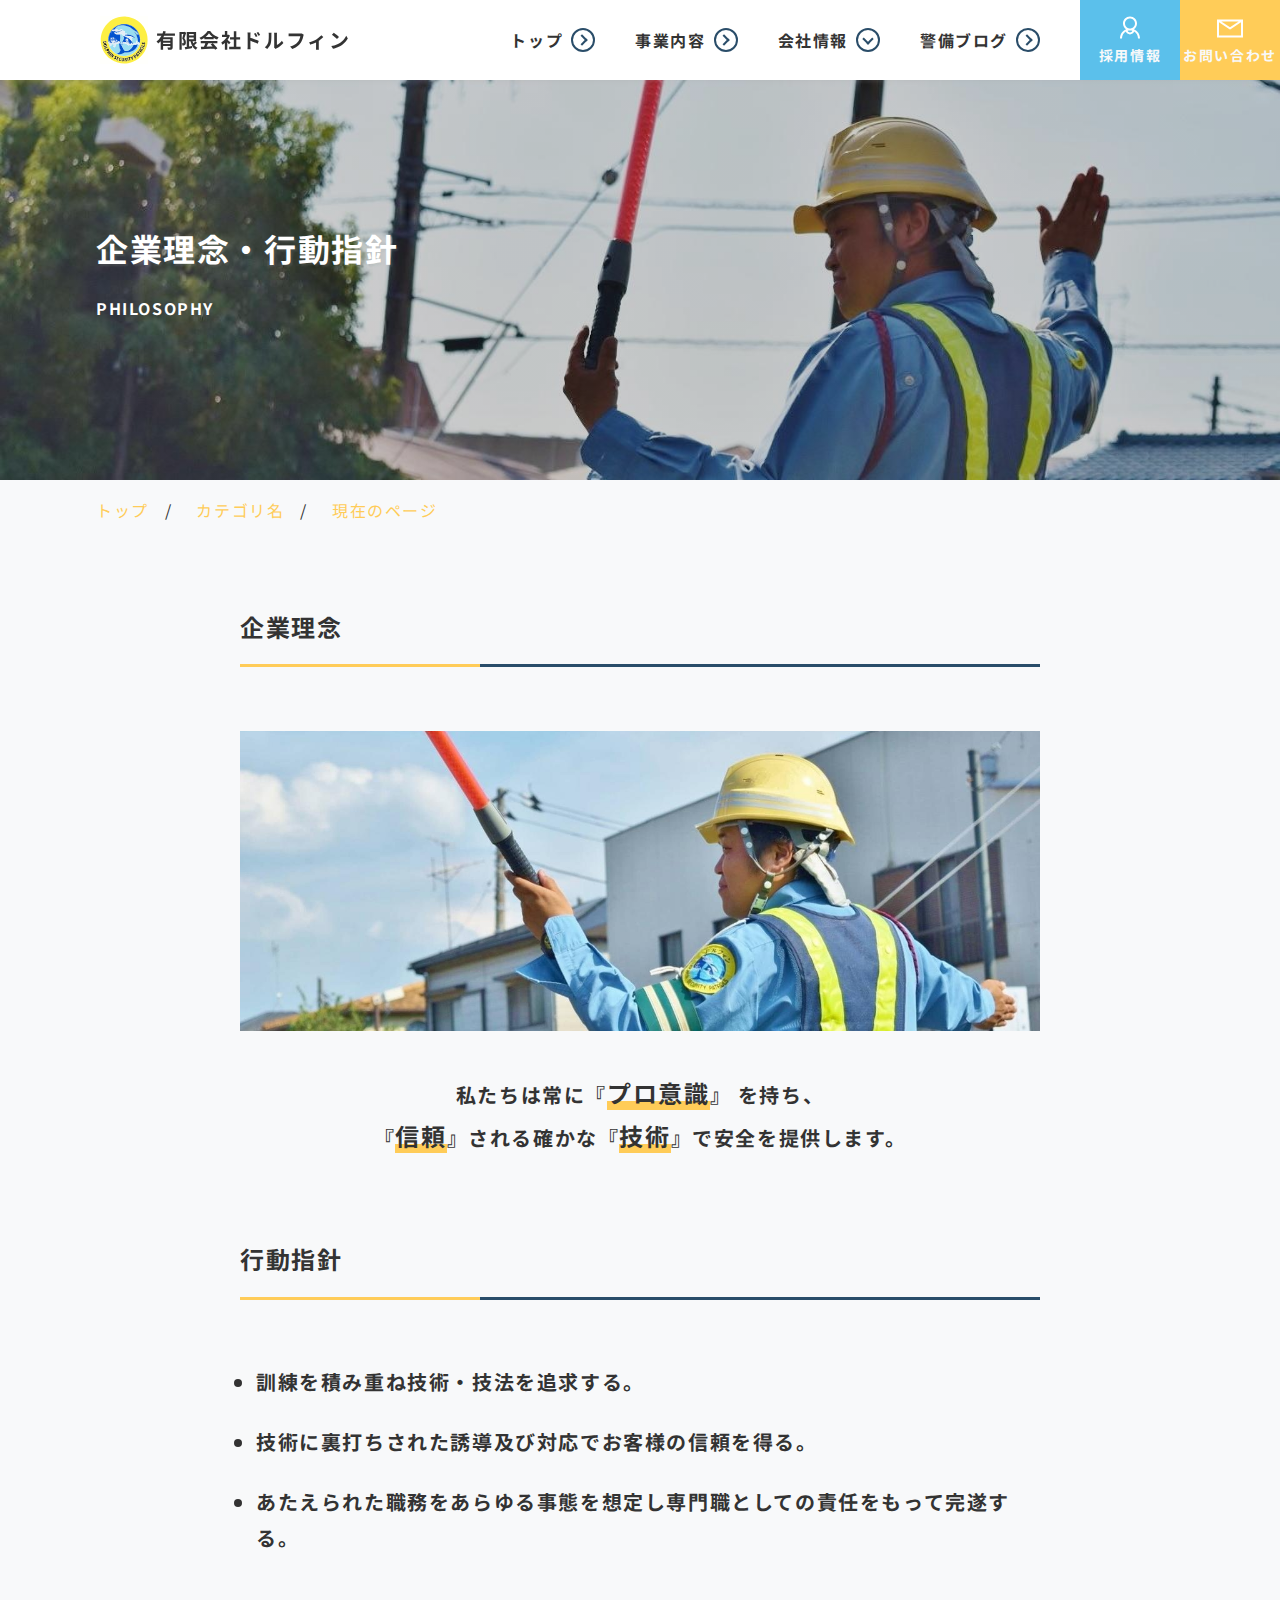
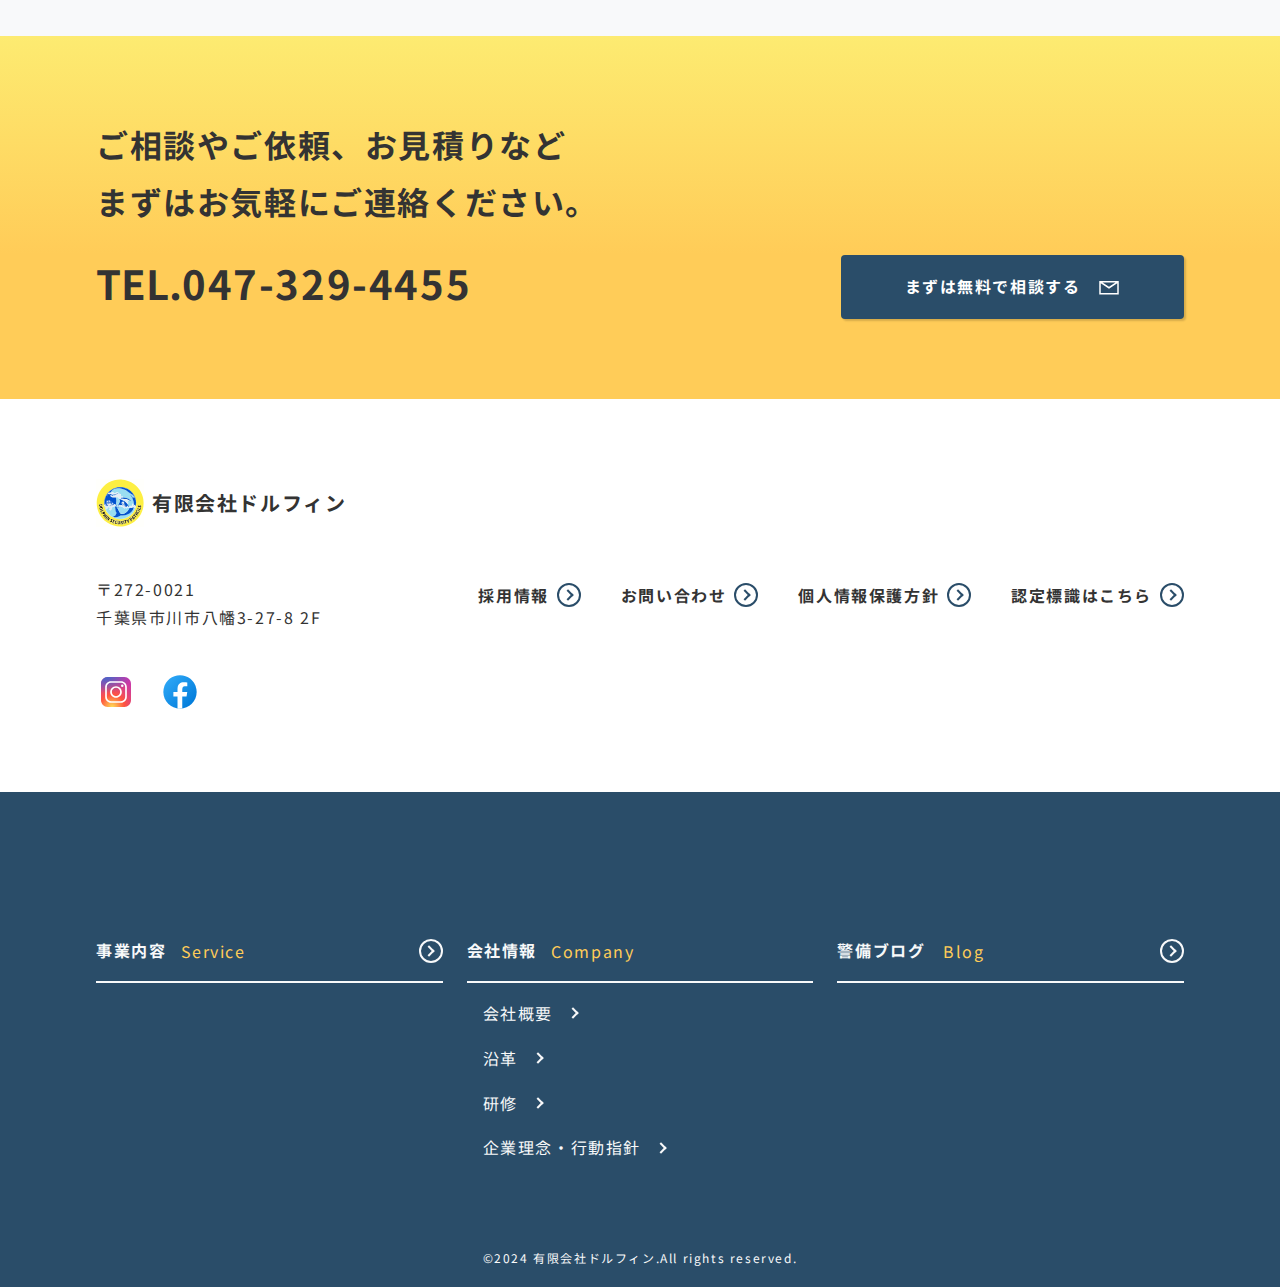
<file: philosophy.html>
<!DOCTYPE html>
<html lang="ja">
<head>
  <meta charset="UTF-8">
  <meta name="viewport" content="width=device-width, initial-scale=1.0">
  <title>企業理念・行動指針 | 有限会社ドルフィン - 信頼と安全を追求する企業姿勢</title>
  <meta
    name="description"
    content="有限会社ドルフィンの企業理念・行動指針ページ。信頼と安全を基本とした企業姿勢や、社会に貢献するための行動基準をご紹介します。"
  />
  <meta name="format-detection" content="telephone=no" />
  <!-- favicon/web-clip-icon -->
  <link rel="icon" href="images/favicon.ico" type="image/x-icon" />
  <link rel="icon" href="images/favicon-32x32.png" type="image/png" />
  <link rel="icon" href="images/favicon-192x192.png" type="image/png" />
  <link rel="icon" href="images/favicon.svg" type="image/svg+xml" />
  <link rel="apple-touch-icon" href="images/apple-touch-icon.png" />
  <!-- ogp -->
  <meta property="og:site_name" content="有限会社ドルフィン" />
  <meta
    property="og:url"
    content=""
  />
  <meta property="og:type" content="website" />
  <meta property="og:title" content="企業理念・行動指針 | 有限会社ドルフィン - 信頼と安全を追求する企業姿勢" />
  <meta
    property="og:description"
    content="有限会社ドルフィンの企業理念・行動指針ページ。信頼と安全を基本とした企業姿勢や、社会に貢献するための行動基準をご紹介します。"
  />
  <meta
    property="og:image"
    content=""
  />
  <!--  -->
  <meta property="og:locale" content="ja_JP" />
  <meta name="twitter:card" content="summary_large_image" />
  <meta
    name="twitter:description"
    content="有限会社ドルフィンの企業理念・行動指針ページ。信頼と安全を基本とした企業姿勢や、社会に貢献するための行動基準をご紹介します。"
  />
  <meta
    name="twitter:image:src"
    content=""
  />
  <!-- google fonts -->
  <link rel="preconnect" href="https://fonts.googleapis.com">
  <link rel="preconnect" href="https://fonts.gstatic.com" crossorigin>
  <link href="https://fonts.googleapis.com/css2?family=Noto+Sans+JP:wght@100..900&display=swap" rel="stylesheet">
  <!-- css -->
  <link rel="stylesheet" href="styles/reset.css" />
  <link rel="stylesheet" href="styles/style.css" />
  <!-- js -->
  <script src="./js/main.js" defer></script>
</head>
<body class="js_body">
  <header class="l_header">
    <p class="l_header-logo">
      <a href="index.html" class="l_header-logo_link">
        <img src="./images/dolphin-icon.svg" alt="会社ロゴ" class="l_header-logo_icon" width="403" height="403">
        <span class="l_header-logo_txt">有限会社ドルフィン</span>
      </a>
    </p>
    <div class="l_header-menu js_navigation">
      <nav class="l_header-nav">
        <ul class="l_header-nav_list">
          <li class="l_header-nav_item">
            <a href="index.html" class="l_header-nav_link">
              <span class="l_header-nav_head">トップ</span>
              <div class="m_arrow-wrapper">
                <div class="m_arrow__round">
                  <div class="m_arrow m_arrow__right"></div>
                </div>            
              </div>
            </a>
          </li>
          <li class="l_header-nav_item">
            <a href="service.html" class="l_header-nav_link">
              <span class="l_header-nav_head">事業内容</span>
              <div class="m_arrow-wrapper">
                <div class="m_arrow__round">
                  <div class="m_arrow m_arrow__right"></div>
                </div>
              </div>
            </a>
          </li>
          <li class="l_header-nav_item">
            <div class="l_header-nav_link">
              <span class="l_header-nav_head">会社情報</span>
              <div class="m_arrow-wrapper">
                <div class="m_arrow__round">
                  <div class="m_arrow m_arrow__bottom"></div>
                </div>
              </div>
            </div>
            <ul class="l_header-subnav_list">
              <li class="l_header-subnav_item">
                <a href="about.html" class="l_header-subnav_link">
                  <div class="l_header-submenu_head">
                    <div class="l_header-subnav_img-wrapper">
                      <img src="./images/company-icon-b.svg" alt="会社概要アイコン" class="l_header-subnav_img" width="50" height="50">
                    </div>
                    <!-- /.l_header-subnav_img-wrapper -->
                    <span class="l_header-subnav_txt">会社概要</span>                    
                  </div>
                  <div class="m_arrow-wrapper">
                    <div class="m_arrow m_arrow__right"></div>
                  </div>
                </a>
              </li>
              <li class="l_header-subnav_item">
                <a href="history.html" class="l_header-subnav_link">
                  <div class="l_header-submenu_head">
                    <div class="l_header-subnav_img-wrapper">
                      <img src="./images/history-b.svg" alt="沿革アイコン" class="l_header-subnav_img" width="50" height="50">
                    </div>
                    <!-- /.l_header-subnav_img-wrapper -->                    
                    <span class="l_header-subnav_txt">沿革</span>
                  </div>
                  <div class="m_arrow-wrapper">
                    <div class="m_arrow m_arrow__right"></div>
                  </div>
                </a>
              </li>
              <li class="l_header-subnav_item">
                <a href="training.html" class="l_header-subnav_link">
                  <div class="l_header-submenu_head">
                    <div class="l_header-subnav_img-wrapper">
                      <img src="./images/training-icon-b.svg" alt="研修アイコン" class="l_header-subnav_img" width="64" height="64">
                    </div>
                    <!-- /.l_header-subnav_img-wrapper -->
                    <span class="l_header-subnav_txt">研修</span>                    
                  </div>
                  <div class="m_arrow-wrapper">
                    <div class="m_arrow m_arrow__right"></div>
                  </div>
                </a>
              </li>
              <li class="l_header-subnav_item">
                <a href="philosophy.html" class="l_header-subnav_link">
                  <div class="l_header-submenu_head">
                    <div class="l_header-subnav_img-wrapper">
                      <img src="./images/philosophy-icon-b.svg" alt="企業理念・行動指針アイコン" class="l_header-subnav_img" width="64" height="64">
                    </div>
                    <!-- /.l_header-subnav_img-wrapper -->
                    <span class="l_header-subnav_txt">企業理念・行動指針</span>                    
                  </div>
                  <div class="m_arrow-wrapper">
                    <div class="m_arrow m_arrow__right"></div>
                  </div>
                </a>
              </li>

            </ul>
          </li>
          <li class="l_header-nav_item">
            <a href="blog.html" class="l_header-nav_link">
              <span class="l_header-nav_head">警備ブログ</span>
              <div class="m_arrow-wrapper">
                <div class="m_arrow__round">
                  <div class="m_arrow m_arrow__right"></div>
                </div>
              </div>
            </a>
          </li>
        </ul>
      </nav>
      <div class="l_header-menu_ctas">
        <div class="l_header-menu_cta l_header-menu_cta__recruit">
          <a href="recruit.html" class="l_header-menu_cta__link">
            <div class="l_header-menu_cta_inner">
              <div class="l_header-menu_cta_img-wrapper">
                <img src="./images/recruit-icon.svg" alt="採用アイコン" class="l_header-menu_cta_img" width="64" height="64">
              </div>
              <!-- /.l_header-menu_cta_img-wrapper -->
              <p class="l_header-menu_cta_head">採用情報</p>              
            </div>
            <!-- /.l_header-menu_cta_inner -->
          </a>
        </div>
        <!-- /.l_header-menu_cta -->
        <div class="l_header-menu_cta l_header-menu_cta__contact">
          <a href="contact.html" class="l_header-menu_cta__link">
            <div class="l_header-menu_cta_inner">
              <div class="l_header-menu_cta_img-wrapper">
                <img src="./images/mail-icon-w.svg" alt="メールアイコン" class="l_header-menu_cta_img" width="64" height="64">
              </div>
              <!-- /.l_header-menu_cta_img-wrapper -->
              <p class="l_header-menu_cta_head">お問い合わせ</p>               
            </div>
          </a>
        </div>
        <!-- /.l_header-menu_cta -->
      </div>
      <!-- /.l_header-menu_ctas -->
    </div>
    <!-- /.l_header-menu -->

    <button class="m_hamburger js_hamburger">
      <span class="m_hamburger-bar"></span>
      <span class="m_hamburger-bar"></span>
      <span class="m_hamburger-bar"></span>
    </button>
  </header>

  <button class="m_page-top js_page-top">
    <img src="./images/up-icon.svg" alt="ページ上部に移動する" class="m_page-top_img" />
  </button>
  <!-- /.m_page-top -->

  <div class="m_kv" id="top">
    <div class="m_kv-inner l_container-lg">
      <div class="m_kv-box">
        <h1 class="m_kv-title">企業理念・行動指針</h1>
        <p class="m_kv-title_sub">PHILOSOPHY</p>
      </div>
      <!-- /.m_kv-box -->
    </div>
    <!-- /.m_kv-inner -->
  </div>
  <!-- /.m_kv -->

  <nav class="m_breadcrumb l_container-lg">
    <ul>
      <li>
        <a href="/">トップ</a>
        <span>/</span>
      </li>
      <li>
        <a href="/category">カテゴリ名</a>
        <span>/</span>
      </li>
      <li>現在のページ</li>
    </ul>
  </nav>

  <main class="l_main">
    <section class="philosophy_section">
        <div class="l_container-sm">
          <div class="m_section-title">
            <h2 class="m_section-title_txt">企業理念</h2>
          </div>
          <!-- /.m_section-title -->
          <div class="philosophy_img-wrapper">
            <img src="./images/kv-img-1280px.jpg" alt="" class="philosophy_img" width="1198" height="864">
          </div>
          <!-- /.service_img-wrapper -->
          <p class="philosophy_txt">
            ​私たちは常に『<span class="philosophy_txt__emphasis">プロ意識</span>』
            <br class="u_md-dn">を持ち、<br>
            『<span class="philosophy_txt__emphasis">信頼</span>』される確かな『<span class="philosophy_txt__emphasis">技術</span>』で安全を提供します。
          </p>
        </div>
        <!-- /.l_container-sm -->
    </section>
    <section class="guide_section">
        <div class="l_container-sm">
          <div class="m_section-title">
            <h2 class="m_section-title_txt">行動指針</h2>
          </div>
          <!-- /.m_section-title -->
          <ol class="guide_list">
            <li class="guide_item">
              ​訓練を積み重ね技術・技法を追求する。
            </li>
            <li class="guide_item">
              技術に裏打ちされた誘導及び対応でお客様の信頼を得る。
            </li>
            <li class="guide_item">
              あたえられた職務をあらゆる事態を想定し専門職としての責任をもって完遂する。
            </li>
          </ol>
        </div>
        <!-- /.l_container-sm -->
    </section>

    <div class="m_cta__form">
      <div class="l_container-lg">
        <div class="m_cta__form-inner">
          <div class="m_cta__form_content">
            <p class="m_cta__form-txt">
              ご相談やご依頼、お見積りなど<br
              />まずはお気軽にご連絡ください。
            </p>
            <p class="m_cta__form-tel">
              <span class="m_cta__form-tel_txt">TEL.</span>047-329-4455
            </p>
          </div>
          <!-- /.m_cta__form_content -->
          <div class="m_form_btn-wrapper">
            <a href="contact.html" class="m_btn m_form_btn">
              まずは無料で相談する
            </a>
          </div>
          <!-- /.top_service_btn-wrapper -->             
        </div>
        <!-- /.m_cta__form-inner -->
      </div>
      <!-- /.l_container-lg -->
    </div>
    <!-- /.m_cta__form -->
  </main>

  <footer class="l_footer">
    <div class="l_container-lg">
      <div class="l_footer_info">
        <div class="l_footer_info_contents">
          <h1 class="l_footer-logo">
            <a href="index.html" class="l_footer-logo_link">
              <img src="./images/dolphin-icon.svg" alt="会社ロゴ" class="l_footer-logo_icon" width="403" height="403">
              <span class="l_footer-logo_txt">有限会社ドルフィン</span>
            </a>
          </h1>
          <p class="l_footer_address">
            〒272-0021<br
            />千葉県市川市八幡3-27-8 2F
          </p>
          <div class="l_footer_sns-info">
            <div class="l_footer_sns-wrapper">
              <a 
                href="https://www.instagram.com/dolphin.co.ltd?utm_source=ig_web_button_share_sheet&igsh=ZDNlZDc0MzIxNw==" 
                class="l_footer_sns-link"
                target="_blank"
                rel="noopener noreferrer"
              >
                <img src="./images/instagram-icon.svg" alt="" class="l_footer_sns" width="96" height="96">
              </a>
            </div>
            <!-- /.l_footer_sns-wrapper -->
            <div class="l_footer_sns-wrapper">
              <a 
                href="https://www.facebook.com/DSPChiba/" 
                class="l_footer_sns-link"
                target="_blank"
                rel="noopener noreferrer"
              >
                <img src="./images/facebook-icon.svg" alt="" class="l_footer_sns" width="96" height="96">
              </a>
            </div>
            <!-- /.l_footer_sns-wrapper -->
          </div>
          <!-- /.l_footer_sns-info -->
        </div>
        <!-- /.l_footer_info_contents -->
        <div class="l_footer-cta">
          <nav class="l_footer-cta_menu">
            <ul class="l_footer-cta_list">
              <li class="l_footer-cta_item">
                <a href="recruit.html" class="l_footer-cta_link">
                  <span class="l_footer-cta_txt">採用情報</span>
                  <div class="m_arrow-wrapper">
                    <div class="m_arrow__round">
                      <div class="m_arrow m_arrow__right"></div>
                    </div>
                    <!-- /.m_arrow__round -->
                  </div>
                  <!-- /.m_arrow-wrapper -->
                </a>
              </li>
              <li class="l_footer-cta_item">
                <a href="contact.html" class="l_footer-cta_link">
                  <span class="l_footer-cta_txt">お問い合わせ</span>
                  <div class="m_arrow-wrapper">
                    <div class="m_arrow__round">
                      <div class="m_arrow m_arrow__right"></div>
                    </div>
                    <!-- /.m_arrow__round -->
                  </div>
                  <!-- /.m_arrow-wrapper -->
                </a>
              </li>
              <li class="l_footer-cta_item">
                <a href="privacy.html" class="l_footer-cta_link">
                  <span class="l_footer-cta_txt">個人情報保護方針</span>
                  <div class="m_arrow-wrapper">
                    <div class="m_arrow__round">
                      <div class="m_arrow m_arrow__right"></div>
                    </div>
                    <!-- /.m_arrow__round" -->
                  </div>
                  <!-- /.m_arrow-wrapper -->
                </a>
              </li>
              <li class="l_footer-cta_item">
                <a href="" class="l_footer-cta_link">
                  <span class="l_footer-cta_txt">認定標識はこちら</span>
                  <div class="m_arrow-wrapper">
                    <div class="m_arrow__round">
                      <div class="m_arrow m_arrow__right"></div>
                    </div>
                    <!-- /.m_arrow__round -->
                  </div>
                  <!-- /.m_arrow-wrapper -->
                </a>
              </li>
            </ul>
          </nav>
        </div>
        <!-- /.l_footer-cta -->
      </div>
      <!-- /.l_footer_info -->
    </div>
    <!-- /.l_container-lg -->
    <div class="l_footer-menu">
      <div class="l_container-lg">
        <div class="l_footer-menu_cta">
          <ul class="l_footer-menu_cta-list">
            <li class="l_footer-menu_cta-item">
              <a href="recruit.html" class="l_footer-menu_cta-link">
                <span class="l_footer-menu_cta-head l_footer-menu_cta-head__recruit">採用情報</span>
                <!-- <span class="l_footer-menu_cta-sub">Recruit</span> -->
                <div class="m_arrow-wrapper">
                  <div class="m_arrow__round">
                    <div class="m_arrow m_arrow__right"></div>
                  </div>
                  <!-- /.m_arrow__round -->
                </div>
                <!-- /.m_arrow-wrapper -->
              </a>
            </li>
            <li class="l_footer-menu_cta-item">
              <a href="contact.html" class="l_footer-menu_cta-link">
                <span class="l_footer-menu_cta-head l_footer-menu_cta-head__contact">お問い合わせ</span>
                <!-- <span class="l_footer-menu_cta-sub">Contact</span> -->
                <div class="m_arrow-wrapper">
                  <div class="m_arrow__round">
                    <div class="m_arrow m_arrow__right"></div>
                  </div>
                  <!-- /.m_arrow__round -->
                </div>
                <!-- /.m_arrow-wrapper -->
              </a>
            </li>
            <li class="l_footer-menu_cta-item">
              <a href="privacy.html" class="l_footer-menu_cta-link">
                <span class="l_footer-menu_cta-head l_footer-menu_cta-head__privacy">個人情報保護方針</span>
                <!-- <span class="l_footer-menu_cta-sub">Privacy Policy</span> -->
                <div class="m_arrow-wrapper">
                  <div class="m_arrow__round">
                    <div class="m_arrow m_arrow__right"></div>
                  </div>
                  <!-- /.m_arrow__round -->
                </div>
                <!-- /.m_arrow-wrapper -->
              </a>
            </li>
            <li class="l_footer-menu_cta-item">
              <a href="" class="l_footer-menu_cta-link">
                <span class="l_footer-menu_cta-head l_footer-menu_cta-head__certification">認定標識はこちら</span>
                <!-- <span class="l_footer-menu_cta-sub">Privacy Policy</span> -->
                <div class="m_arrow-wrapper">
                  <div class="m_arrow__round">
                    <div class="m_arrow m_arrow__right"></div>
                  </div>
                  <!-- /.m_arrow__round -->
                </div>
                <!-- /.m_arrow-wrapper -->
              </a>
            </li>
          </ul>
        </div>
        <!-- /.l_footer-menu_cta -->
        <div class="l_footer-menu_lowlayer-page">
          <ul class="l_footer-menu_lowlayer-page-list">
            <li class="l_footer-menu_lowlayer-page-item">
              <a href="service.html" class="l_footer-menu_lowlayer-page-link">
                <span class="l_footer-menu_lowlayer-page-head l_footer-menu_lowlayer-page-head__service">事業内容</span>
                <!-- <span class="l_footer-menu_lowlayer-page-sub">Service</span> -->
                <div class="m_arrow-wrapper">
                  <div class="m_arrow__round">
                    <div class="m_arrow m_arrow__right"></div>
                  </div>
                  <!-- /.m_arrow__round -->
                </div>
                <!-- /.m_arrow-wrapper -->
              </a>
            </li>
            <li class="l_footer-menu_lowlayer-page-item">
              <div class="l_footer-menu_lowlayer-page-link">
                <span class="l_footer-menu_lowlayer-page-head l_footer-menu_lowlayer-page-head__company">会社情報</span>
                <!-- <span class="l_footer-menu_lowlayer-page-sub">Company</span> -->
              </div>
              <!-- /.l_footer-menu_lowlayer-page-link -->
              <ul class="l_footer-menu_lowlayer-page-submenu-list">
                <li class="l_footer-menu_lowlayer-page-submenu-item">
                  <a href="about.html" class="l_footer-menu_lowlayer-page-submenu-link">
                    <span class="l_footer-menu_lowlayer-page-submenu-head">会社概要</span>
                    <div class="m_arrow-wrapper">
                      <div class="m_arrow m_arrow__right"></div>
                    </div>
                    <!-- /.m_arrow-wrapper -->
                  </a>
                </li>
                <li class="l_footer-menu_lowlayer-page-submenu-item">
                  <a href="history.html" class="l_footer-menu_lowlayer-page-submenu-link">
                    <span class="l_footer-menu_lowlayer-page-submenu-head">沿革</span>
                    <div class="m_arrow-wrapper">
                      <div class="m_arrow m_arrow__right"></div>
                    </div>
                    <!-- /.m_arrow-wrapper -->
                  </a>
                </li>
                <li class="l_footer-menu_lowlayer-page-submenu-item">
                  <a href="training.html" class="l_footer-menu_lowlayer-page-submenu-link">
                    <span class="l_footer-menu_lowlayer-page-submenu-head">研修</span>
                    <div class="m_arrow-wrapper">
                      <div class="m_arrow m_arrow__right"></div>
                    </div>
                    <!-- /.m_arrow-wrapper -->
                  </a>
                </li>
                <li class="l_footer-menu_lowlayer-page-submenu-item">
                  <a href="philosophy.html" class="l_footer-menu_lowlayer-page-submenu-link">
                    <span class="l_footer-menu_lowlayer-page-submenu-head">企業理念・行動指針</span>
                    <div class="m_arrow-wrapper">
                      <div class="m_arrow m_arrow__right"></div>
                    </div>
                    <!-- /.m_arrow-wrapper -->
                  </a>
                </li>
              </ul>
            </li>
            <li class="l_footer-menu_lowlayer-page-item">
              <a href="blog.html" class="l_footer-menu_lowlayer-page-link">
                <span class="l_footer-menu_lowlayer-page-head l_footer-menu_lowlayer-page-head__blog">警備ブログ</span>
                <!-- <span class="l_footer-menu_lowlayer-page-sub">Blog</span> -->
                <div class="m_arrow-wrapper">
                  <div class="m_arrow__round">
                    <div class="m_arrow m_arrow__right"></div>
                  </div>
                  <!-- /.m_arrow__round -->
                </div>
                <!-- /.m_arrow-wrapper -->
              </a>
            </li>
          </ul>
        </div>
        <!-- /.l_footer-menu_lowlayer-page -->
      </div>
      <!-- /.l_container-lg -->
    </div>
    <!-- /.l_footer-menu -->
    <p class="l_footer-copyright">
      <small class="l_footer-copyright_txt">&copy;2024 有限会社ドルフィン.All rights reserved.</small>
    </p>
  </footer>
</body>
</html>
</file>
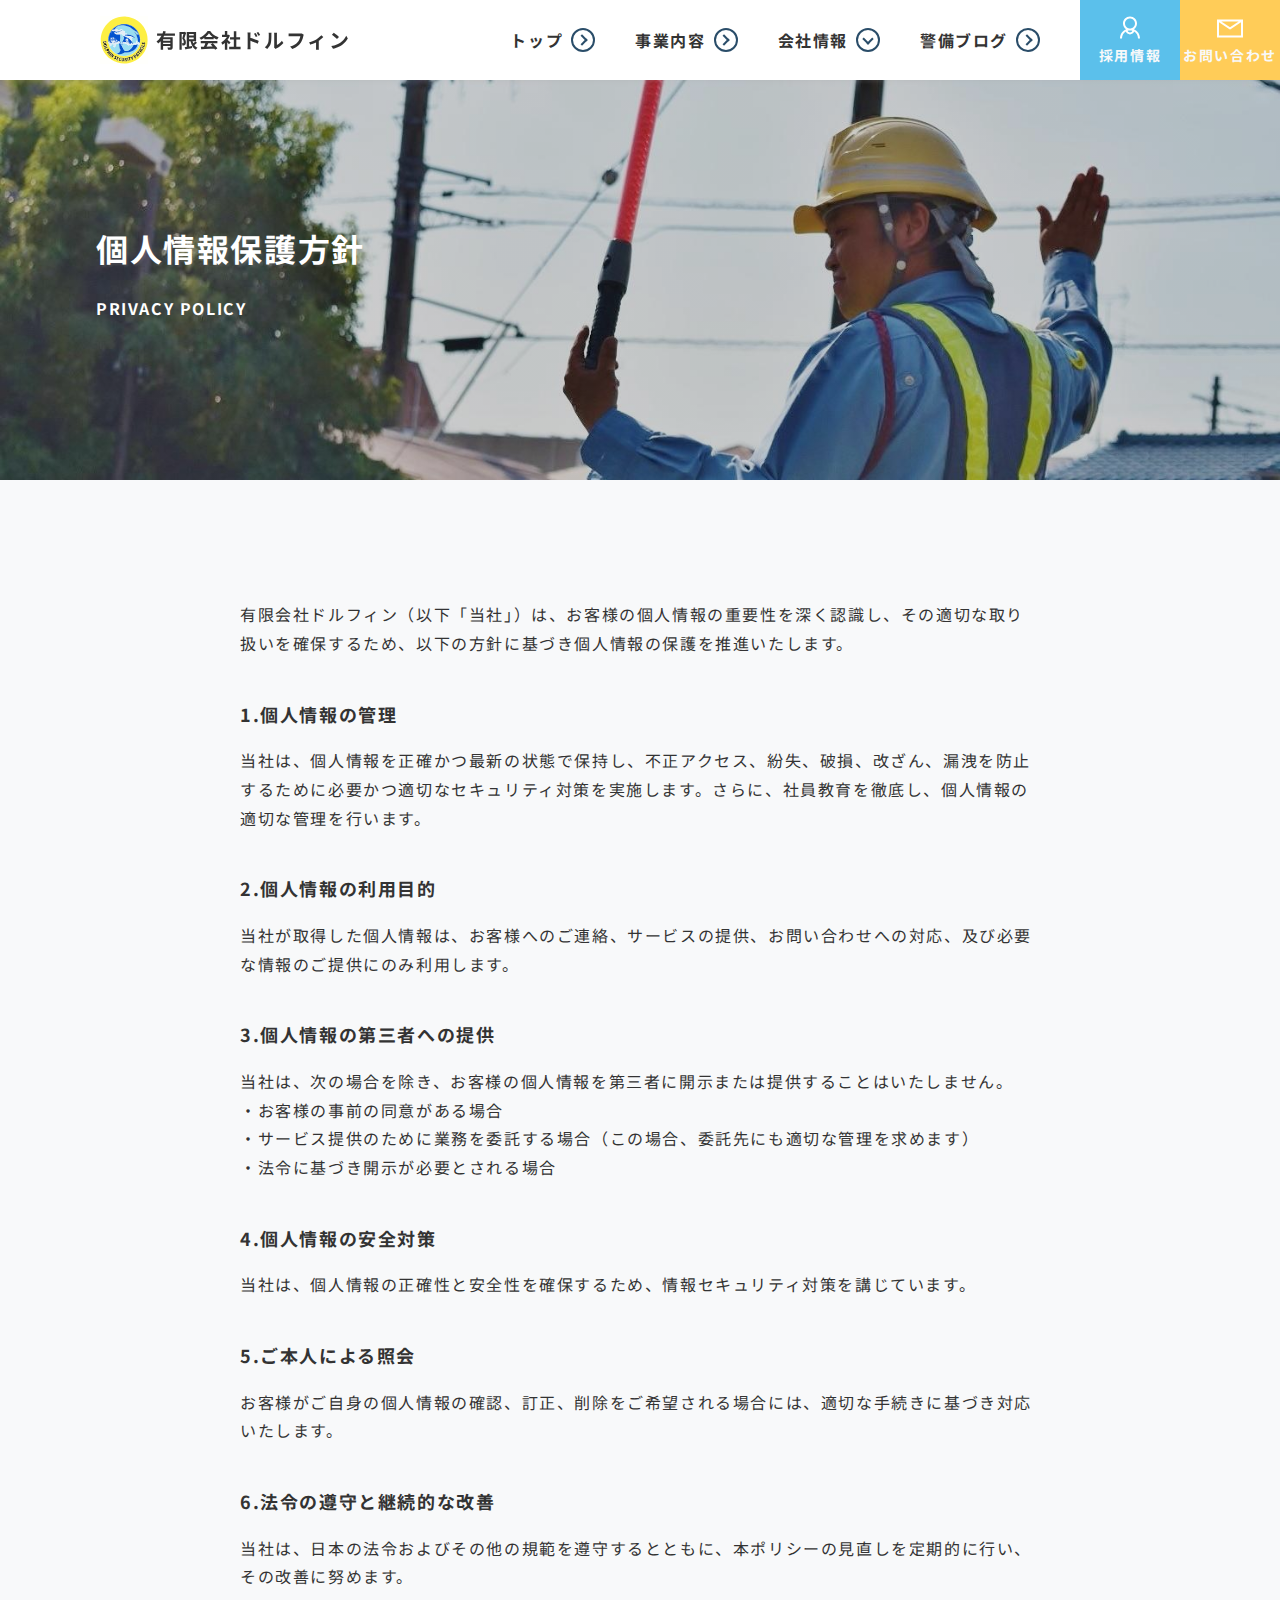
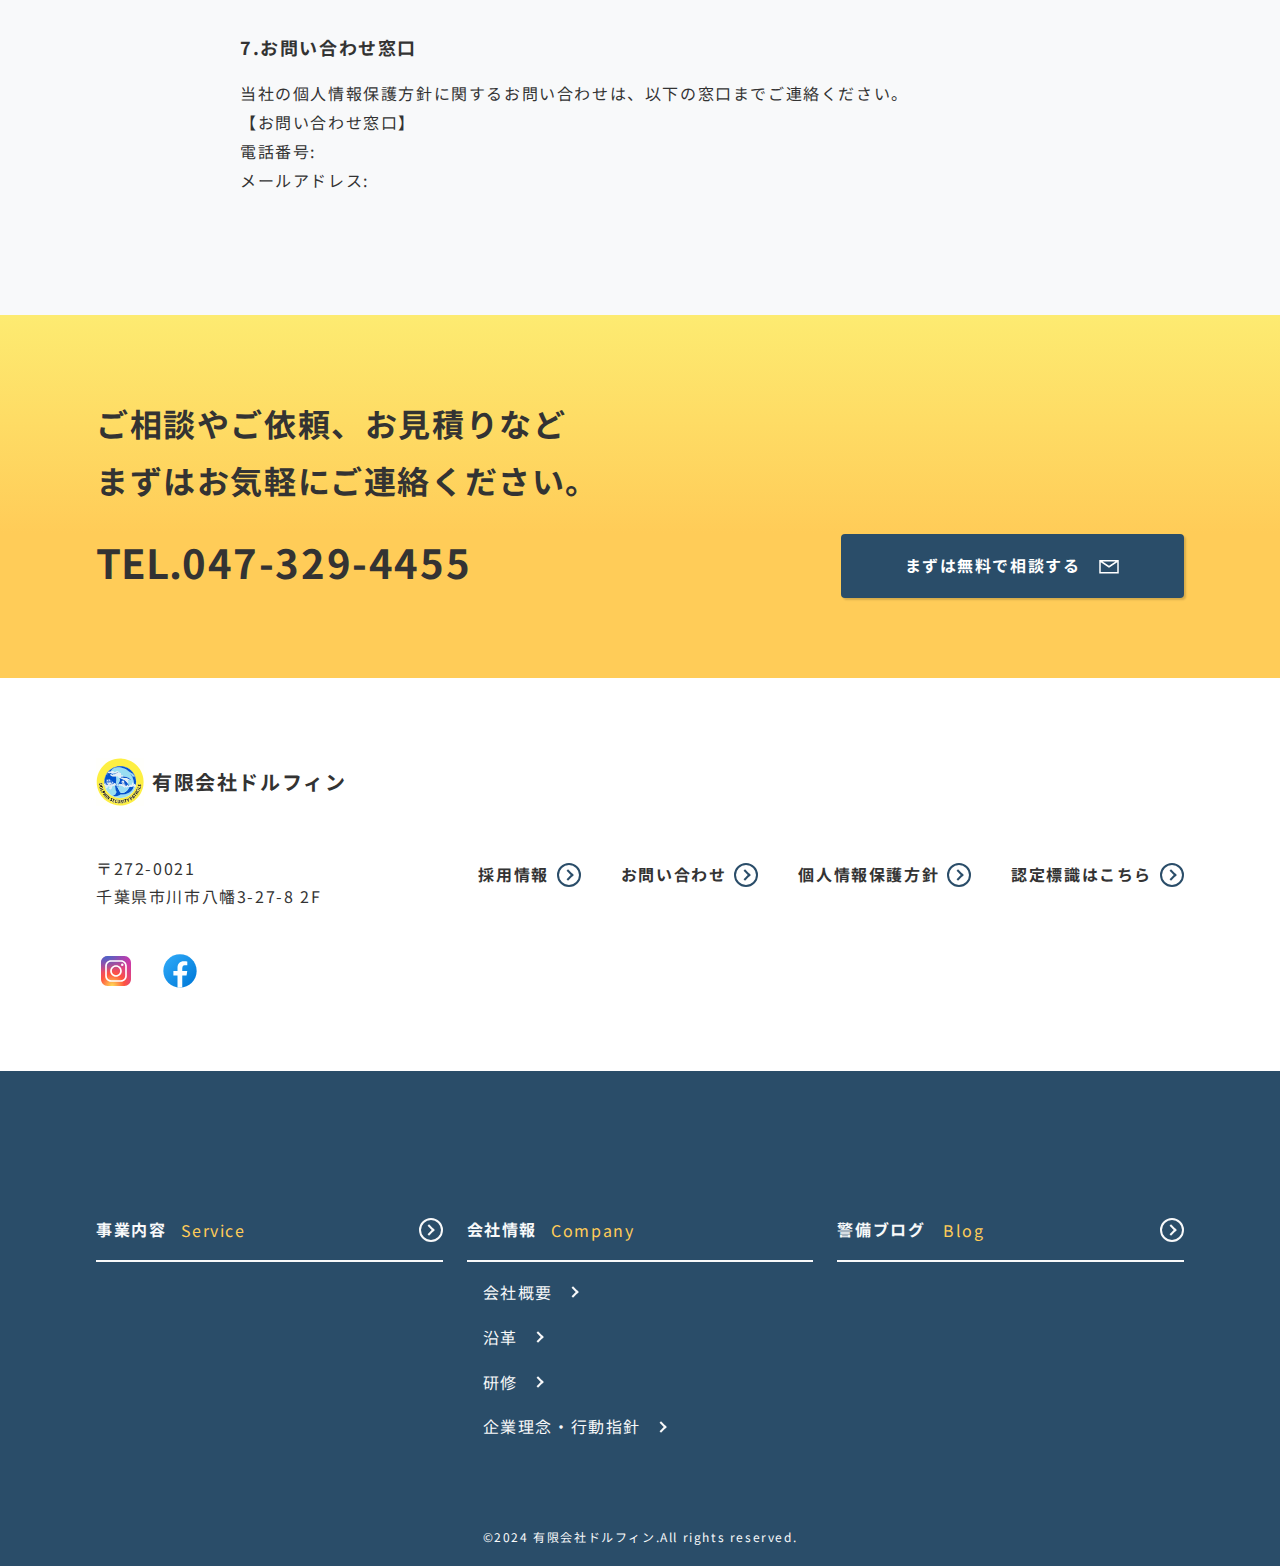
<file: privacy.html>
<!DOCTYPE html>
<html lang="ja">
<head>
  <meta charset="UTF-8">
  <meta name="viewport" content="width=device-width, initial-scale=1.0">
  <title>プライバシーポリシー | 有限会社ドルフィン - 個人情報の取り扱いについて</title>
  <meta
    name="description"
    content="有限会社ドルフィンのプライバシーポリシーページ。個人情報の利用目的、保護方針、管理体制についての詳細をご説明します。"
  />
  <meta name="format-detection" content="telephone=no" />
  <!-- favicon/web-clip-icon -->
  <link rel="icon" href="images/favicon.ico" type="image/x-icon" />
  <link rel="icon" href="images/favicon-32x32.png" type="image/png" />
  <link rel="icon" href="images/favicon-192x192.png" type="image/png" />
  <link rel="icon" href="images/favicon.svg" type="image/svg+xml" />
  <link rel="apple-touch-icon" href="images/apple-touch-icon.png" />
  <!-- ogp -->
  <meta property="og:site_name" content="有限会社ドルフィン" />
  <meta
    property="og:url"
    content=""
  />
  <meta property="og:type" content="website" />
  <meta property="og:title" content="プライバシーポリシー | 有限会社ドルフィン - 個人情報の取り扱いについて" />
  <meta
    property="og:description"
    content="有限会社ドルフィンのプライバシーポリシーページ。個人情報の利用目的、保護方針、管理体制についての詳細をご説明します。"
  />
  <meta
    property="og:image"
    content=""
  />
  <!--  -->
  <meta property="og:locale" content="ja_JP" />
  <meta name="twitter:card" content="summary_large_image" />
  <meta
    name="twitter:description"
    content="有限会社ドルフィンのプライバシーポリシーページ。個人情報の利用目的、保護方針、管理体制についての詳細をご説明します。"
  />
  <meta
    name="twitter:image:src"
    content=""
  />
  <!-- google fonts -->
  <link rel="preconnect" href="https://fonts.googleapis.com">
  <link rel="preconnect" href="https://fonts.gstatic.com" crossorigin>
  <link href="https://fonts.googleapis.com/css2?family=Noto+Sans+JP:wght@100..900&display=swap" rel="stylesheet">
  <!-- css -->
  <link rel="stylesheet" href="styles/reset.css" />
  <link rel="stylesheet" href="styles/style.css" />
  <!-- js -->
  <script src="./js/main.js" defer></script>
</head>
<body class="js_body">
  <header class="l_header">
    <p class="l_header-logo">
      <a href="index.html" class="l_header-logo_link">
        <img src="./images/dolphin-icon.svg" alt="会社ロゴ" class="l_header-logo_icon" width="403" height="403">
        <span class="l_header-logo_txt">有限会社ドルフィン</span>
      </a>
    </p>
    <div class="l_header-menu js_navigation">
      <nav class="l_header-nav">
        <ul class="l_header-nav_list">
          <li class="l_header-nav_item">
            <a href="index.html" class="l_header-nav_link">
              <span class="l_header-nav_head">トップ</span>
              <div class="m_arrow-wrapper">
                <div class="m_arrow__round">
                  <div class="m_arrow m_arrow__right"></div>
                </div>            
              </div>
            </a>
          </li>
          <li class="l_header-nav_item">
            <a href="service.html" class="l_header-nav_link">
              <span class="l_header-nav_head">事業内容</span>
              <div class="m_arrow-wrapper">
                <div class="m_arrow__round">
                  <div class="m_arrow m_arrow__right"></div>
                </div>
              </div>
            </a>
          </li>
          <li class="l_header-nav_item">
            <div class="l_header-nav_link">
              <span class="l_header-nav_head">会社情報</span>
              <div class="m_arrow-wrapper">
                <div class="m_arrow__round">
                  <div class="m_arrow m_arrow__bottom"></div>
                </div>
              </div>
            </div>
            <ul class="l_header-subnav_list">
              <li class="l_header-subnav_item">
                <a href="about.html" class="l_header-subnav_link">
                  <div class="l_header-submenu_head">
                    <div class="l_header-subnav_img-wrapper">
                      <img src="./images/company-icon-b.svg" alt="会社概要アイコン" class="l_header-subnav_img" width="50" height="50">
                    </div>
                    <!-- /.l_header-subnav_img-wrapper -->
                    <span class="l_header-subnav_txt">会社概要</span>                    
                  </div>
                  <div class="m_arrow-wrapper">
                    <div class="m_arrow m_arrow__right"></div>
                  </div>
                </a>
              </li>
              <li class="l_header-subnav_item">
                <a href="history.html" class="l_header-subnav_link">
                  <div class="l_header-submenu_head">
                    <div class="l_header-subnav_img-wrapper">
                      <img src="./images/history-b.svg" alt="沿革アイコン" class="l_header-subnav_img" width="50" height="50">
                    </div>
                    <!-- /.l_header-subnav_img-wrapper -->                    
                    <span class="l_header-subnav_txt">沿革</span>
                  </div>
                  <div class="m_arrow-wrapper">
                    <div class="m_arrow m_arrow__right"></div>
                  </div>
                </a>
              </li>
              <li class="l_header-subnav_item">
                <a href="training.html" class="l_header-subnav_link">
                  <div class="l_header-submenu_head">
                    <div class="l_header-subnav_img-wrapper">
                      <img src="./images/training-icon-b.svg" alt="研修アイコン" class="l_header-subnav_img" width="64" height="64">
                    </div>
                    <!-- /.l_header-subnav_img-wrapper -->
                    <span class="l_header-subnav_txt">研修</span>                    
                  </div>
                  <div class="m_arrow-wrapper">
                    <div class="m_arrow m_arrow__right"></div>
                  </div>
                </a>
              </li>
              <li class="l_header-subnav_item">
                <a href="philosophy.html" class="l_header-subnav_link">
                  <div class="l_header-submenu_head">
                    <div class="l_header-subnav_img-wrapper">
                      <img src="./images/philosophy-icon-b.svg" alt="企業理念・行動指針アイコン" class="l_header-subnav_img" width="64" height="64">
                    </div>
                    <!-- /.l_header-subnav_img-wrapper -->
                    <span class="l_header-subnav_txt">企業理念・行動指針</span>                    
                  </div>
                  <div class="m_arrow-wrapper">
                    <div class="m_arrow m_arrow__right"></div>
                  </div>
                </a>
              </li>

            </ul>
          </li>
          <li class="l_header-nav_item">
            <a href="blog.html" class="l_header-nav_link">
              <span class="l_header-nav_head">警備ブログ</span>
              <div class="m_arrow-wrapper">
                <div class="m_arrow__round">
                  <div class="m_arrow m_arrow__right"></div>
                </div>
              </div>
            </a>
          </li>
        </ul>
      </nav>
      <div class="l_header-menu_ctas">
        <div class="l_header-menu_cta l_header-menu_cta__recruit">
          <a href="recruit.html" class="l_header-menu_cta__link">
            <div class="l_header-menu_cta_inner">
              <div class="l_header-menu_cta_img-wrapper">
                <img src="./images/recruit-icon.svg" alt="採用アイコン" class="l_header-menu_cta_img" width="64" height="64">
              </div>
              <!-- /.l_header-menu_cta_img-wrapper -->
              <p class="l_header-menu_cta_head">採用情報</p>              
            </div>
            <!-- /.l_header-menu_cta_inner -->
          </a>
        </div>
        <!-- /.l_header-menu_cta -->
        <div class="l_header-menu_cta l_header-menu_cta__contact">
          <a href="contact.html" class="l_header-menu_cta__link">
            <div class="l_header-menu_cta_inner">
              <div class="l_header-menu_cta_img-wrapper">
                <img src="./images/mail-icon-w.svg" alt="メールアイコン" class="l_header-menu_cta_img" width="64" height="64">
              </div>
              <!-- /.l_header-menu_cta_img-wrapper -->
              <p class="l_header-menu_cta_head">お問い合わせ</p>               
            </div>
          </a>
        </div>
        <!-- /.l_header-menu_cta -->
      </div>
      <!-- /.l_header-menu_ctas -->
    </div>
    <!-- /.l_header-menu -->

    <button class="m_hamburger js_hamburger">
      <span class="m_hamburger-bar"></span>
      <span class="m_hamburger-bar"></span>
      <span class="m_hamburger-bar"></span>
    </button>
  </header>

  <button class="m_page-top js_page-top">
    <img src="./images/up-icon.svg" alt="ページ上部に移動する" class="m_page-top_img" />
  </button>
  <!-- /.m_page-top -->

  <div class="m_kv" id="top">
    <div class="m_kv-inner l_container-lg">
      <div class="m_kv-box">
        <h1 class="m_kv-title">個人情報保護方針</h1>
        <p class="m_kv-title_sub">PRIVACY POLICY</p>
      </div>
      <!-- /.m_kv-box -->
    </div>
    <!-- /.m_kv-inner -->
  </div>
  <!-- /.m_kv -->

  <main class="l_main">
    <div class="l_contents">
      <div class="l_container-sm">
        <p class="privacy_desc">有限会社ドルフィン（以下「当社」）は、お客様の個人情報の重要性を深く認識し、その適切な取り扱いを確保するため、以下の方針に基づき個人情報の保護を推進いたします。</p>
        <div class="privacy_content">
          <h2 class="privacy_title">1.個人情報の管理</h2>
          <p class="privacy_txt">当社は、個人情報を正確かつ最新の状態で保持し、不正アクセス、紛失、破損、改ざん、漏洩を防止するために必要かつ適切なセキュリティ対策を実施します。さらに、社員教育を徹底し、個人情報の適切な管理を行います。</p>
        </div>
        <!-- /.privacy_content -->
        <div class="privacy_content">
          <h2 class="privacy_title">2.個人情報の利用目的</h2>
          <p class="privacy_txt">当社が取得した個人情報は、お客様へのご連絡、サービスの提供、お問い合わせへの対応、及び必要な情報のご提供にのみ利用します。</p>
        </div>
        <!-- /.privacy_content -->
        <div class="privacy_content">
          <h2 class="privacy_title">3.個人情報の第三者への提供</h2>
          <p class="privacy_txt">
            当社は、次の場合を除き、お客様の個人情報を第三者に開示または提供することはいたしません。<br>
            ・お客様の事前の同意がある場合<br>
            ・サービス提供のために業務を委託する場合（この場合、委託先にも適切な管理を求めます）<br>
            ・法令に基づき開示が必要とされる場合
          </p>
        </div>
        <!-- /.privacy_content -->
        <div class="privacy_content">
          <h2 class="privacy_title">4.個人情報の安全対策</h2>
          <p class="privacy_txt">当社は、個人情報の正確性と安全性を確保するため、情報セキュリティ対策を講じています。</p>
        </div>
        <!-- /.privacy_content -->
        <div class="privacy_content">
          <h2 class="privacy_title">5.ご本人による照会</h2>
          <p class="privacy_txt">お客様がご自身の個人情報の確認、訂正、削除をご希望される場合には、適切な手続きに基づき対応いたします。</p>
        </div>
        <!-- /.privacy_content -->
        <div class="privacy_content">
          <h2 class="privacy_title">6.法令の遵守と継続的な改善</h2>
          <p class="privacy_txt">当社は、日本の法令およびその他の規範を遵守するとともに、本ポリシーの見直しを定期的に行い、その改善に努めます。</p>
        </div>
        <!-- /.privacy_content -->
        <div class="privacy_content">
          <h2 class="privacy_title">7.お問い合わせ窓口</h2>
          <p class="privacy_txt">当社の個人情報保護方針に関するお問い合わせは、以下の窓口までご連絡ください。<br>
            【お問い合わせ窓口】<br>
            電話番号: <br>
            メールアドレス: 
          </p>
        </div>
        <!-- /.privacy_content -->
      </div>
      <!-- /.l_container-sm -->
    </div>
    <!-- /.l_contents -->   
  
    <div class="m_cta__form">
      <div class="l_container-lg">
        <div class="m_cta__form-inner">
          <div class="m_cta__form_content">
            <p class="m_cta__form-txt">
              ご相談やご依頼、お見積りなど<br
              />まずはお気軽にご連絡ください。
            </p>
            <p class="m_cta__form-tel">
              <span class="m_cta__form-tel_txt">TEL.</span>047-329-4455
            </p>
          </div>
          <!-- /.m_cta__form_content -->
          <div class="m_form_btn-wrapper">
            <a href="contact.html" class="m_btn m_form_btn">
              まずは無料で相談する
            </a>
          </div>
          <!-- /.top_service_btn-wrapper -->             
        </div>
        <!-- /.m_cta__form-inner -->
      </div>
      <!-- /.l_container-lg -->
    </div>
    <!-- /.m_cta__form -->
  </main>

  <footer class="l_footer">
    <div class="l_container-lg">
      <div class="l_footer_info">
        <div class="l_footer_info_contents">
          <h1 class="l_footer-logo">
            <a href="index.html" class="l_footer-logo_link">
              <img src="./images/dolphin-icon.svg" alt="会社ロゴ" class="l_footer-logo_icon" width="403" height="403">
              <span class="l_footer-logo_txt">有限会社ドルフィン</span>
            </a>
          </h1>
          <p class="l_footer_address">
            〒272-0021<br
            />千葉県市川市八幡3-27-8 2F
          </p>
          <div class="l_footer_sns-info">
            <div class="l_footer_sns-wrapper">
              <a 
                href="https://www.instagram.com/dolphin.co.ltd?utm_source=ig_web_button_share_sheet&igsh=ZDNlZDc0MzIxNw==" 
                class="l_footer_sns-link"
                target="_blank"
                rel="noopener noreferrer"
              >
                <img src="./images/instagram-icon.svg" alt="" class="l_footer_sns" width="96" height="96">
              </a>
            </div>
            <!-- /.l_footer_sns-wrapper -->
            <div class="l_footer_sns-wrapper">
              <a 
                href="https://www.facebook.com/DSPChiba/" 
                class="l_footer_sns-link"
                target="_blank"
                rel="noopener noreferrer"
              >
                <img src="./images/facebook-icon.svg" alt="" class="l_footer_sns" width="96" height="96">
              </a>
            </div>
            <!-- /.l_footer_sns-wrapper -->
          </div>
          <!-- /.l_footer_sns-info -->
        </div>
        <!-- /.l_footer_info_contents -->
        <div class="l_footer-cta">
          <nav class="l_footer-cta_menu">
            <ul class="l_footer-cta_list">
              <li class="l_footer-cta_item">
                <a href="recruit.html" class="l_footer-cta_link">
                  <span class="l_footer-cta_txt">採用情報</span>
                  <div class="m_arrow-wrapper">
                    <div class="m_arrow__round">
                      <div class="m_arrow m_arrow__right"></div>
                    </div>
                    <!-- /.m_arrow__round -->
                  </div>
                  <!-- /.m_arrow-wrapper -->
                </a>
              </li>
              <li class="l_footer-cta_item">
                <a href="contact.html" class="l_footer-cta_link">
                  <span class="l_footer-cta_txt">お問い合わせ</span>
                  <div class="m_arrow-wrapper">
                    <div class="m_arrow__round">
                      <div class="m_arrow m_arrow__right"></div>
                    </div>
                    <!-- /.m_arrow__round -->
                  </div>
                  <!-- /.m_arrow-wrapper -->
                </a>
              </li>
              <li class="l_footer-cta_item">
                <a href="privacy.html" class="l_footer-cta_link">
                  <span class="l_footer-cta_txt">個人情報保護方針</span>
                  <div class="m_arrow-wrapper">
                    <div class="m_arrow__round">
                      <div class="m_arrow m_arrow__right"></div>
                    </div>
                    <!-- /.m_arrow__round" -->
                  </div>
                  <!-- /.m_arrow-wrapper -->
                </a>
              </li>
              <li class="l_footer-cta_item">
                <a href="" class="l_footer-cta_link">
                  <span class="l_footer-cta_txt">認定標識はこちら</span>
                  <div class="m_arrow-wrapper">
                    <div class="m_arrow__round">
                      <div class="m_arrow m_arrow__right"></div>
                    </div>
                    <!-- /.m_arrow__round -->
                  </div>
                  <!-- /.m_arrow-wrapper -->
                </a>
              </li>
            </ul>
          </nav>
        </div>
        <!-- /.l_footer-cta -->
      </div>
      <!-- /.l_footer_info -->
    </div>
    <!-- /.l_container-lg -->
    <div class="l_footer-menu">
      <div class="l_container-lg">
        <div class="l_footer-menu_cta">
          <ul class="l_footer-menu_cta-list">
            <li class="l_footer-menu_cta-item">
              <a href="recruit.html" class="l_footer-menu_cta-link">
                <span class="l_footer-menu_cta-head l_footer-menu_cta-head__recruit">採用情報</span>
                <!-- <span class="l_footer-menu_cta-sub">Recruit</span> -->
                <div class="m_arrow-wrapper">
                  <div class="m_arrow__round">
                    <div class="m_arrow m_arrow__right"></div>
                  </div>
                  <!-- /.m_arrow__round -->
                </div>
                <!-- /.m_arrow-wrapper -->
              </a>
            </li>
            <li class="l_footer-menu_cta-item">
              <a href="contact.html" class="l_footer-menu_cta-link">
                <span class="l_footer-menu_cta-head l_footer-menu_cta-head__contact">お問い合わせ</span>
                <!-- <span class="l_footer-menu_cta-sub">Contact</span> -->
                <div class="m_arrow-wrapper">
                  <div class="m_arrow__round">
                    <div class="m_arrow m_arrow__right"></div>
                  </div>
                  <!-- /.m_arrow__round -->
                </div>
                <!-- /.m_arrow-wrapper -->
              </a>
            </li>
            <li class="l_footer-menu_cta-item">
              <a href="privacy.html" class="l_footer-menu_cta-link">
                <span class="l_footer-menu_cta-head l_footer-menu_cta-head__privacy">個人情報保護方針</span>
                <!-- <span class="l_footer-menu_cta-sub">Privacy Policy</span> -->
                <div class="m_arrow-wrapper">
                  <div class="m_arrow__round">
                    <div class="m_arrow m_arrow__right"></div>
                  </div>
                  <!-- /.m_arrow__round -->
                </div>
                <!-- /.m_arrow-wrapper -->
              </a>
            </li>
            <li class="l_footer-menu_cta-item">
              <a href="" class="l_footer-menu_cta-link">
                <span class="l_footer-menu_cta-head l_footer-menu_cta-head__certification">認定標識はこちら</span>
                <!-- <span class="l_footer-menu_cta-sub">Privacy Policy</span> -->
                <div class="m_arrow-wrapper">
                  <div class="m_arrow__round">
                    <div class="m_arrow m_arrow__right"></div>
                  </div>
                  <!-- /.m_arrow__round -->
                </div>
                <!-- /.m_arrow-wrapper -->
              </a>
            </li>
          </ul>
        </div>
        <!-- /.l_footer-menu_cta -->
        <div class="l_footer-menu_lowlayer-page">
          <ul class="l_footer-menu_lowlayer-page-list">
            <li class="l_footer-menu_lowlayer-page-item">
              <a href="service.html" class="l_footer-menu_lowlayer-page-link">
                <span class="l_footer-menu_lowlayer-page-head l_footer-menu_lowlayer-page-head__service">事業内容</span>
                <!-- <span class="l_footer-menu_lowlayer-page-sub">Service</span> -->
                <div class="m_arrow-wrapper">
                  <div class="m_arrow__round">
                    <div class="m_arrow m_arrow__right"></div>
                  </div>
                  <!-- /.m_arrow__round -->
                </div>
                <!-- /.m_arrow-wrapper -->
              </a>
            </li>
            <li class="l_footer-menu_lowlayer-page-item">
              <div class="l_footer-menu_lowlayer-page-link">
                <span class="l_footer-menu_lowlayer-page-head l_footer-menu_lowlayer-page-head__company">会社情報</span>
                <!-- <span class="l_footer-menu_lowlayer-page-sub">Company</span> -->
              </div>
              <!-- /.l_footer-menu_lowlayer-page-link -->
              <ul class="l_footer-menu_lowlayer-page-submenu-list">
                <li class="l_footer-menu_lowlayer-page-submenu-item">
                  <a href="about.html" class="l_footer-menu_lowlayer-page-submenu-link">
                    <span class="l_footer-menu_lowlayer-page-submenu-head">会社概要</span>
                    <div class="m_arrow-wrapper">
                      <div class="m_arrow m_arrow__right"></div>
                    </div>
                    <!-- /.m_arrow-wrapper -->
                  </a>
                </li>
                <li class="l_footer-menu_lowlayer-page-submenu-item">
                  <a href="history.html" class="l_footer-menu_lowlayer-page-submenu-link">
                    <span class="l_footer-menu_lowlayer-page-submenu-head">沿革</span>
                    <div class="m_arrow-wrapper">
                      <div class="m_arrow m_arrow__right"></div>
                    </div>
                    <!-- /.m_arrow-wrapper -->
                  </a>
                </li>
                <li class="l_footer-menu_lowlayer-page-submenu-item">
                  <a href="training.html" class="l_footer-menu_lowlayer-page-submenu-link">
                    <span class="l_footer-menu_lowlayer-page-submenu-head">研修</span>
                    <div class="m_arrow-wrapper">
                      <div class="m_arrow m_arrow__right"></div>
                    </div>
                    <!-- /.m_arrow-wrapper -->
                  </a>
                </li>
                <li class="l_footer-menu_lowlayer-page-submenu-item">
                  <a href="philosophy.html" class="l_footer-menu_lowlayer-page-submenu-link">
                    <span class="l_footer-menu_lowlayer-page-submenu-head">企業理念・行動指針</span>
                    <div class="m_arrow-wrapper">
                      <div class="m_arrow m_arrow__right"></div>
                    </div>
                    <!-- /.m_arrow-wrapper -->
                  </a>
                </li>
              </ul>
            </li>
            <li class="l_footer-menu_lowlayer-page-item">
              <a href="blog.html" class="l_footer-menu_lowlayer-page-link">
                <span class="l_footer-menu_lowlayer-page-head l_footer-menu_lowlayer-page-head__blog">警備ブログ</span>
                <!-- <span class="l_footer-menu_lowlayer-page-sub">Blog</span> -->
                <div class="m_arrow-wrapper">
                  <div class="m_arrow__round">
                    <div class="m_arrow m_arrow__right"></div>
                  </div>
                  <!-- /.m_arrow__round -->
                </div>
                <!-- /.m_arrow-wrapper -->
              </a>
            </li>
          </ul>
        </div>
        <!-- /.l_footer-menu_lowlayer-page -->
      </div>
      <!-- /.l_container-lg -->
    </div>
    <!-- /.l_footer-menu -->
    <p class="l_footer-copyright">
      <small class="l_footer-copyright_txt">&copy;2024 有限会社ドルフィン.All rights reserved.</small>
    </p>
  </footer>
</body>
</html>
</file>
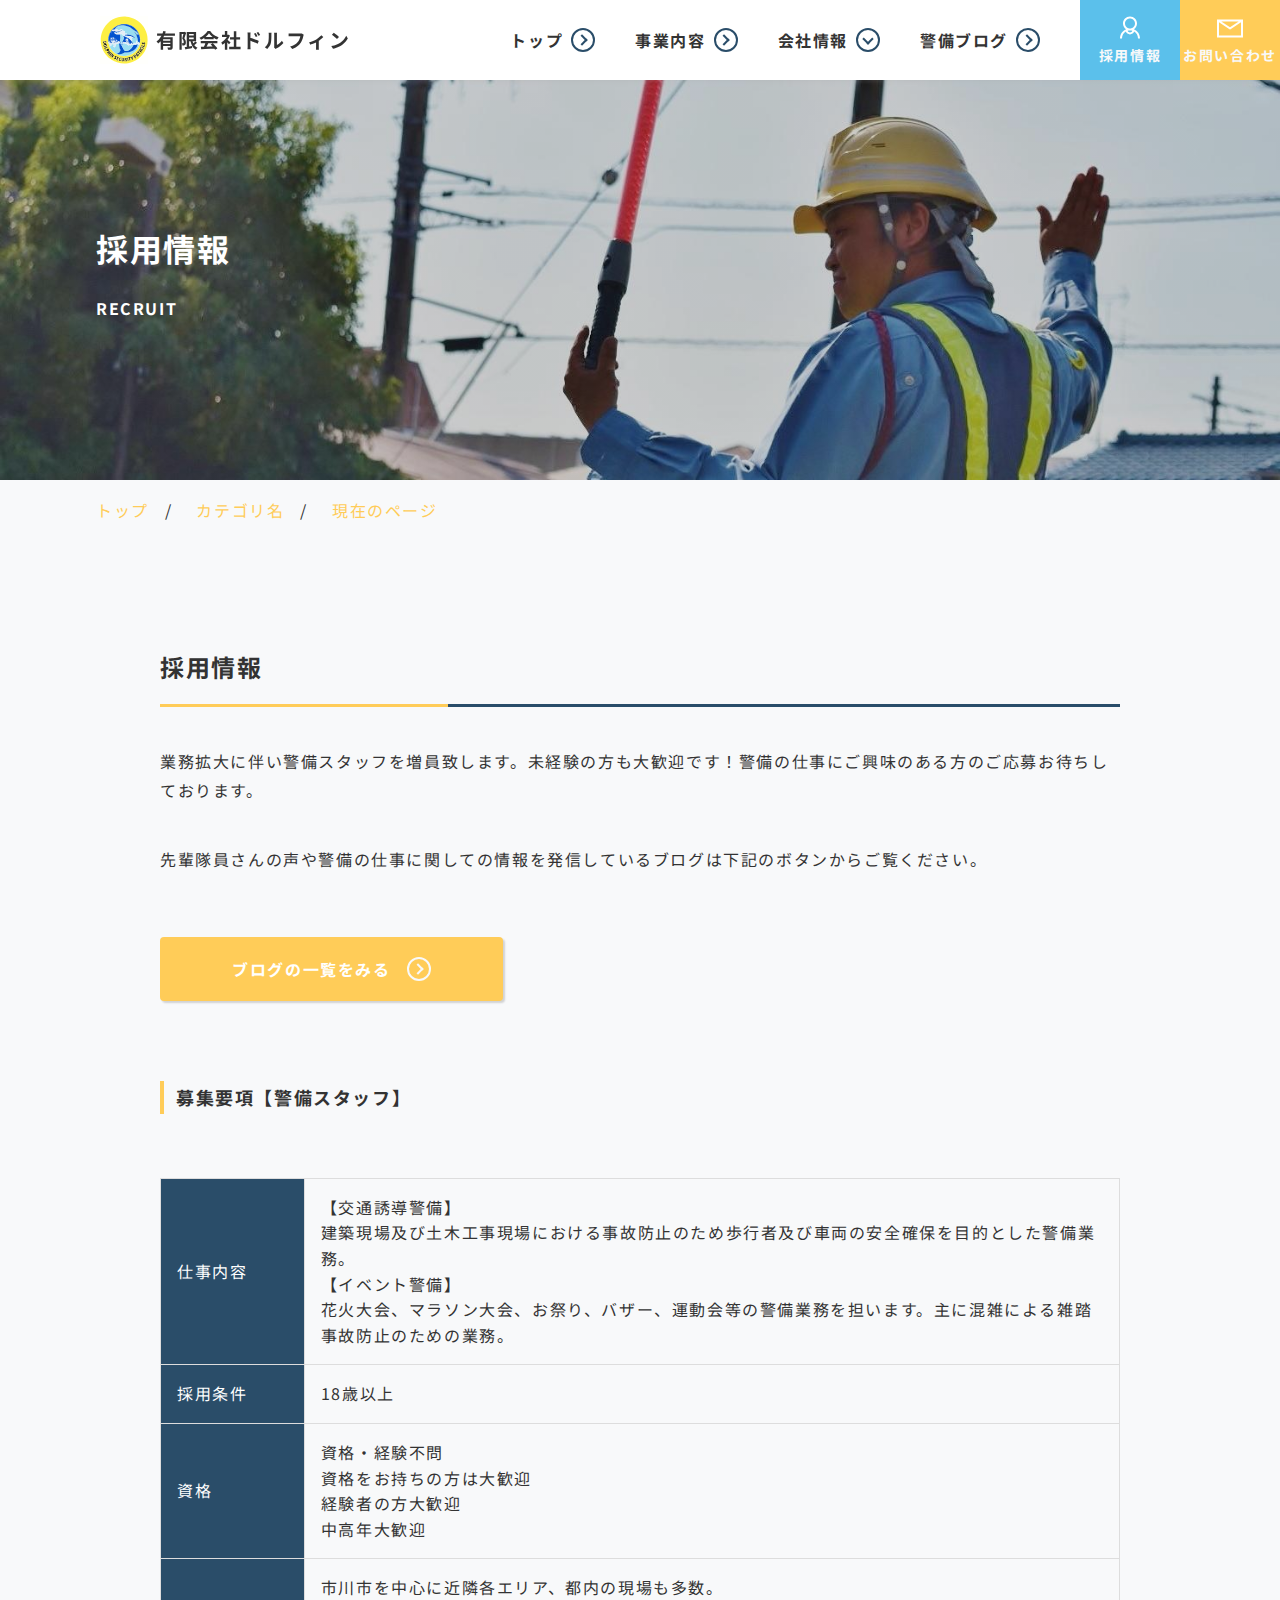
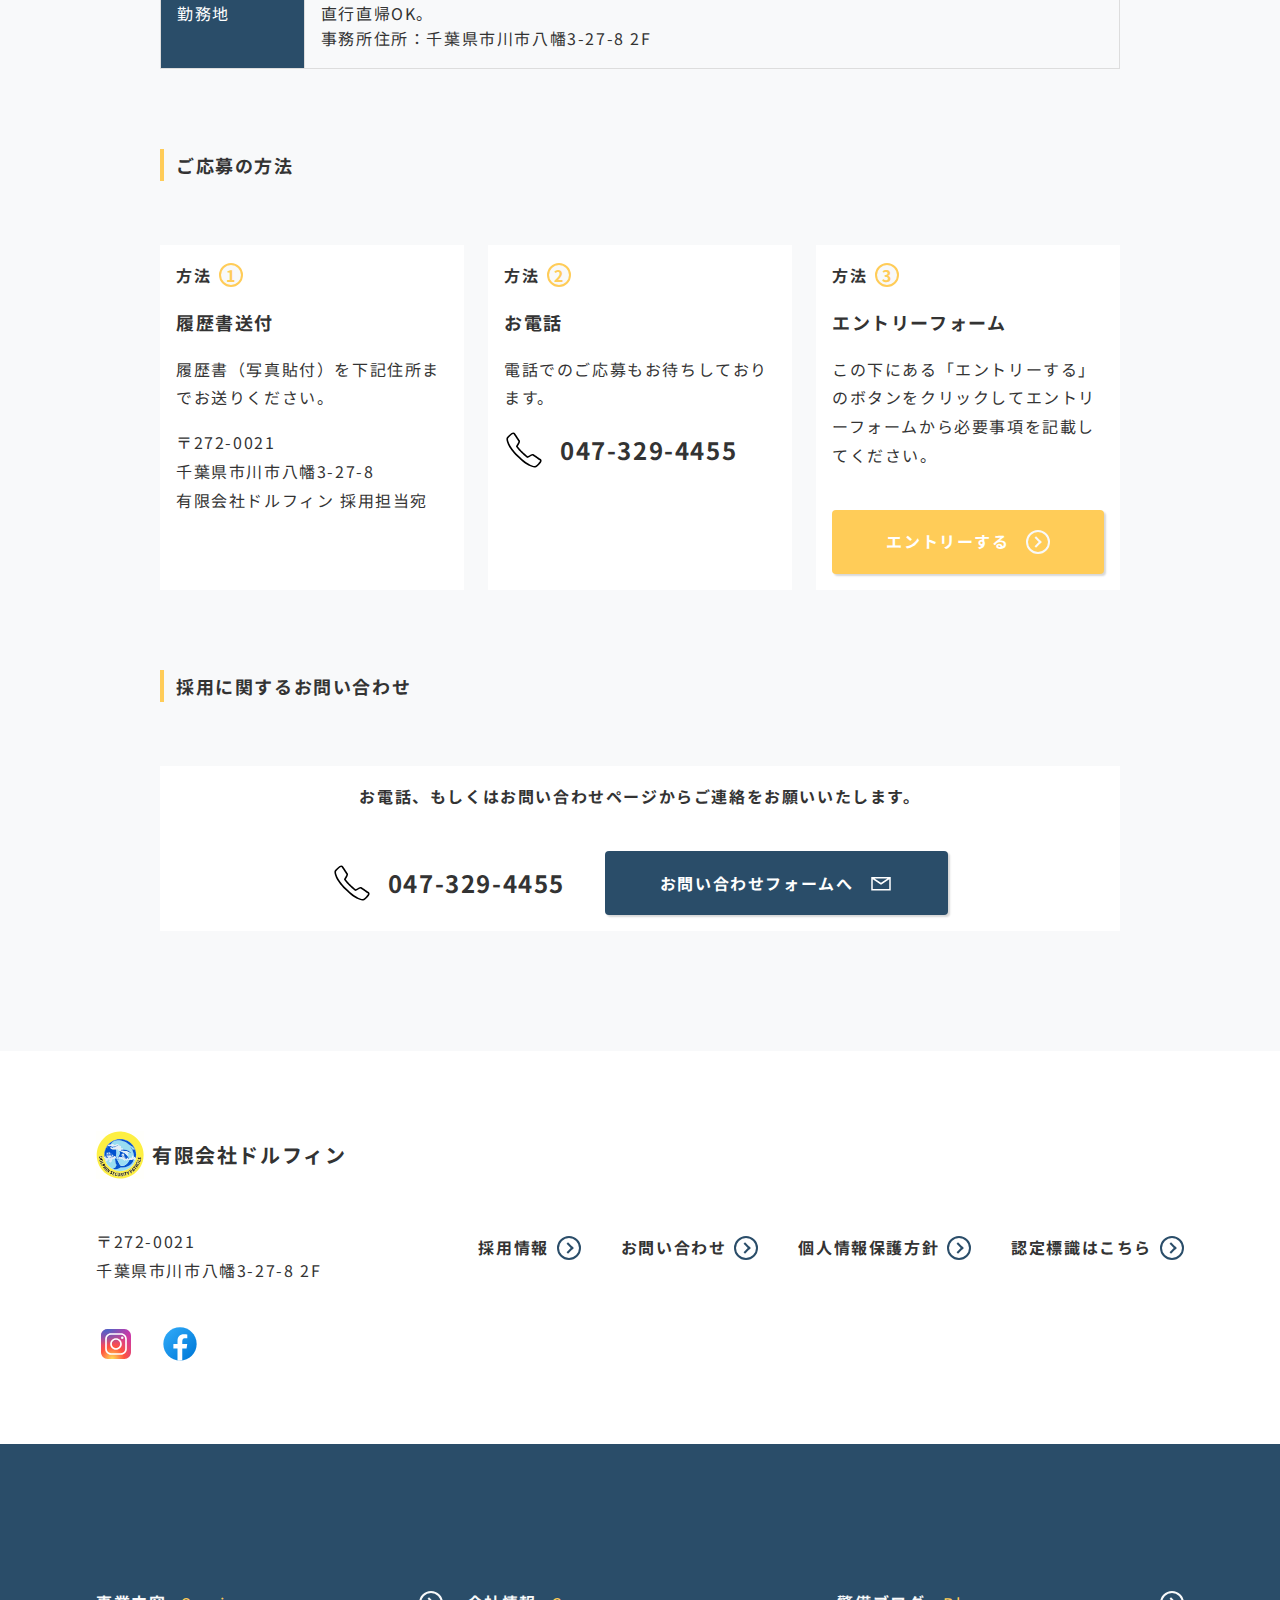
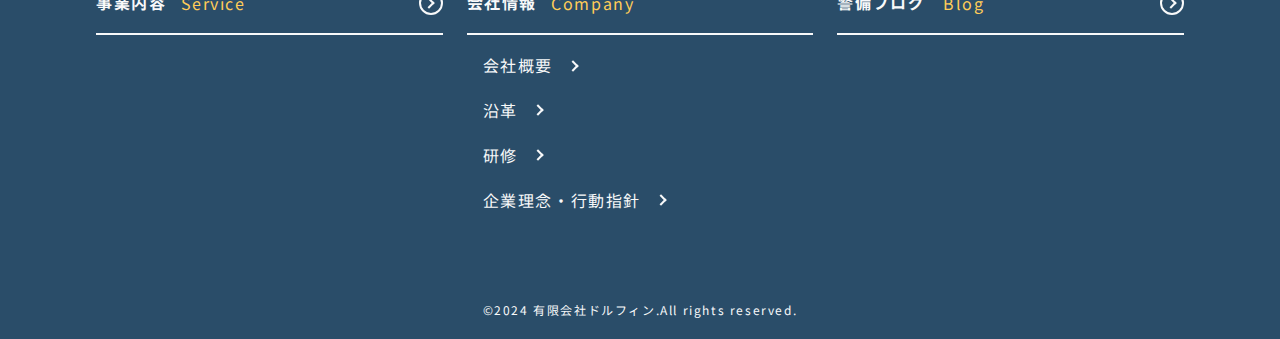
<file: recruit.html>
<!DOCTYPE html>
<html lang="ja">
<head>
  <meta charset="UTF-8">
  <meta name="viewport" content="width=device-width, initial-scale=1.0">
  <title>採用情報 | 有限会社ドルフィン - 交通誘導警備・イベント警備スタッフ募集</title>
  <meta
    name="description"
    content="有限会社ドルフィンの採用情報ページ。交通誘導警備やイベント警備スタッフの募集要項、仕事内容、応募方法などをご紹介します。"
  />
  <meta name="format-detection" content="telephone=no" />
  <!-- favicon/web-clip-icon -->
  <link rel="icon" href="images/favicon.ico" type="image/x-icon" />
  <link rel="icon" href="images/favicon-32x32.png" type="image/png" />
  <link rel="icon" href="images/favicon-192x192.png" type="image/png" />
  <link rel="icon" href="images/favicon.svg" type="image/svg+xml" />
  <link rel="apple-touch-icon" href="images/apple-touch-icon.png" />
  <!-- ogp -->
  <meta property="og:site_name" content="有限会社ドルフィン" />
  <meta
    property="og:url"
    content=""
  />
  <meta property="og:type" content="website" />
  <meta property="og:title" content="採用情報 | 有限会社ドルフィン - 交通誘導警備・イベント警備スタッフ募集" />
  <meta
    property="og:description"
    content="有限会社ドルフィンの採用情報ページ。交通誘導警備やイベント警備スタッフの募集要項、仕事内容、応募方法などをご紹介します。"
  />
  <meta
    property="og:image"
    content=""
  />
  <!--  -->
  <meta property="og:locale" content="ja_JP" />
  <meta name="twitter:card" content="summary_large_image" />
  <meta
    name="twitter:description"
    content="有限会社ドルフィンの採用情報ページ。交通誘導警備やイベント警備スタッフの募集要項、仕事内容、応募方法などをご紹介します。"
  />
  <meta
    name="twitter:image:src"
    content=""
  />
  <!-- google fonts -->
  <link rel="preconnect" href="https://fonts.googleapis.com">
  <link rel="preconnect" href="https://fonts.gstatic.com" crossorigin>
  <link href="https://fonts.googleapis.com/css2?family=Noto+Sans+JP:wght@100..900&display=swap" rel="stylesheet">
  <!-- css -->
  <link rel="stylesheet" href="styles/reset.css" />
  <link rel="stylesheet" href="styles/style.css" />
  <!-- js -->
  <script src="./js/main.js" defer></script>
</head>
<body class="js_body">
  <header class="l_header">
    <p class="l_header-logo">
      <a href="index.html" class="l_header-logo_link">
        <img src="./images/dolphin-icon.svg" alt="会社ロゴ" class="l_header-logo_icon" width="403" height="403">
        <span class="l_header-logo_txt">有限会社ドルフィン</span>
      </a>
    </p>
    <div class="l_header-menu js_navigation">
      <nav class="l_header-nav">
        <ul class="l_header-nav_list">
          <li class="l_header-nav_item">
            <a href="index.html" class="l_header-nav_link">
              <span class="l_header-nav_head">トップ</span>
              <div class="m_arrow-wrapper">
                <div class="m_arrow__round">
                  <div class="m_arrow m_arrow__right"></div>
                </div>            
              </div>
            </a>
          </li>
          <li class="l_header-nav_item">
            <a href="service.html" class="l_header-nav_link">
              <span class="l_header-nav_head">事業内容</span>
              <div class="m_arrow-wrapper">
                <div class="m_arrow__round">
                  <div class="m_arrow m_arrow__right"></div>
                </div>
              </div>
            </a>
          </li>
          <li class="l_header-nav_item">
            <div class="l_header-nav_link">
              <span class="l_header-nav_head">会社情報</span>
              <div class="m_arrow-wrapper">
                <div class="m_arrow__round">
                  <div class="m_arrow m_arrow__bottom"></div>
                </div>
              </div>
            </div>
            <ul class="l_header-subnav_list">
              <li class="l_header-subnav_item">
                <a href="about.html" class="l_header-subnav_link">
                  <div class="l_header-submenu_head">
                    <div class="l_header-subnav_img-wrapper">
                      <img src="./images/company-icon-b.svg" alt="会社概要アイコン" class="l_header-subnav_img" width="50" height="50">
                    </div>
                    <!-- /.l_header-subnav_img-wrapper -->
                    <span class="l_header-subnav_txt">会社概要</span>                    
                  </div>
                  <div class="m_arrow-wrapper">
                    <div class="m_arrow m_arrow__right"></div>
                  </div>
                </a>
              </li>
              <li class="l_header-subnav_item">
                <a href="history.html" class="l_header-subnav_link">
                  <div class="l_header-submenu_head">
                    <div class="l_header-subnav_img-wrapper">
                      <img src="./images/history-b.svg" alt="沿革アイコン" class="l_header-subnav_img" width="50" height="50">
                    </div>
                    <!-- /.l_header-subnav_img-wrapper -->                    
                    <span class="l_header-subnav_txt">沿革</span>
                  </div>
                  <div class="m_arrow-wrapper">
                    <div class="m_arrow m_arrow__right"></div>
                  </div>
                </a>
              </li>
              <li class="l_header-subnav_item">
                <a href="training.html" class="l_header-subnav_link">
                  <div class="l_header-submenu_head">
                    <div class="l_header-subnav_img-wrapper">
                      <img src="./images/training-icon-b.svg" alt="研修アイコン" class="l_header-subnav_img" width="64" height="64">
                    </div>
                    <!-- /.l_header-subnav_img-wrapper -->
                    <span class="l_header-subnav_txt">研修</span>                    
                  </div>
                  <div class="m_arrow-wrapper">
                    <div class="m_arrow m_arrow__right"></div>
                  </div>
                </a>
              </li>
              <li class="l_header-subnav_item">
                <a href="philosophy.html" class="l_header-subnav_link">
                  <div class="l_header-submenu_head">
                    <div class="l_header-subnav_img-wrapper">
                      <img src="./images/philosophy-icon-b.svg" alt="企業理念・行動指針アイコン" class="l_header-subnav_img" width="64" height="64">
                    </div>
                    <!-- /.l_header-subnav_img-wrapper -->
                    <span class="l_header-subnav_txt">企業理念・行動指針</span>                    
                  </div>
                  <div class="m_arrow-wrapper">
                    <div class="m_arrow m_arrow__right"></div>
                  </div>
                </a>
              </li>

            </ul>
          </li>
          <li class="l_header-nav_item">
            <a href="blog.html" class="l_header-nav_link">
              <span class="l_header-nav_head">警備ブログ</span>
              <div class="m_arrow-wrapper">
                <div class="m_arrow__round">
                  <div class="m_arrow m_arrow__right"></div>
                </div>
              </div>
            </a>
          </li>
        </ul>
      </nav>
      <div class="l_header-menu_ctas">
        <div class="l_header-menu_cta l_header-menu_cta__recruit">
          <a href="recruit.html" class="l_header-menu_cta__link">
            <div class="l_header-menu_cta_inner">
              <div class="l_header-menu_cta_img-wrapper">
                <img src="./images/recruit-icon.svg" alt="採用アイコン" class="l_header-menu_cta_img" width="64" height="64">
              </div>
              <!-- /.l_header-menu_cta_img-wrapper -->
              <p class="l_header-menu_cta_head">採用情報</p>              
            </div>
            <!-- /.l_header-menu_cta_inner -->
          </a>
        </div>
        <!-- /.l_header-menu_cta -->
        <div class="l_header-menu_cta l_header-menu_cta__contact">
          <a href="contact.html" class="l_header-menu_cta__link">
            <div class="l_header-menu_cta_inner">
              <div class="l_header-menu_cta_img-wrapper">
                <img src="./images/mail-icon-w.svg" alt="メールアイコン" class="l_header-menu_cta_img" width="64" height="64">
              </div>
              <!-- /.l_header-menu_cta_img-wrapper -->
              <p class="l_header-menu_cta_head">お問い合わせ</p>               
            </div>
          </a>
        </div>
        <!-- /.l_header-menu_cta -->
      </div>
      <!-- /.l_header-menu_ctas -->
    </div>
    <!-- /.l_header-menu -->

    <button class="m_hamburger js_hamburger">
      <span class="m_hamburger-bar"></span>
      <span class="m_hamburger-bar"></span>
      <span class="m_hamburger-bar"></span>
    </button>
  </header>

  <button class="m_page-top js_page-top">
    <img src="./images/up-icon.svg" alt="ページ上部に移動する" class="m_page-top_img" />
  </button>
  <!-- /.m_page-top -->

  <div class="m_kv" id="top">
    <div class="m_kv-inner l_container-lg">
      <div class="m_kv-box">
        <h1 class="m_kv-title">採用情報</h1>
        <p class="m_kv-title_sub">RECRUIT</p>
      </div>
      <!-- /.m_kv-box -->
    </div>
    <!-- /.m_kv-inner -->
  </div>
  <!-- /.m_kv -->

  <nav class="m_breadcrumb l_container-lg">
    <ul>
      <li>
        <a href="/">トップ</a>
        <span>/</span>
      </li>
      <li>
        <a href="/category">カテゴリ名</a>
        <span>/</span>
      </li>
      <li>現在のページ</li>
    </ul>
  </nav>

  <main class="l_main">
    <div class="l_contents">
      <div class="l_container">
        <div class="m_section-title">
          <h2 class="m_section-title_txt">採用情報</h2>
        </div>
        <!-- /.m_section-title -->
        <p class="recruit_desc">業務拡大に伴い警備スタッフを増員致します。未経験の方も大歓迎です！警備の仕事にご興味のある方のご応募お待ちしております。</p>
        <p class="recruit_desc">先輩隊員さんの声や警備の仕事に関しての情報を発信しているブログは下記のボタンからご覧ください。</p>
        <div class="recruit_btn-wrapper">
          <a href="blog.html" class="m_btn m_btn__right-arrow">
            <span class="btn_head">ブログの一覧をみる</span>
            <div class="m_arrow-wrapper">
              <div class="m_arrow__round">
                <div class="m_arrow m_arrow__right"></div>
              </div>            
            </div>
          </a>
        </div>
        <!-- /.recruit_btn-wrapper -->

        <div class="recruit_requirement_box">
          <h3 class="recruit_requirement_head">募集要項【警備スタッフ】</h3>
          <table class="recruit-info">
            <tr>
              <th>仕事内容</th>
              <td>
                【交通誘導警備】<br />
                建築現場及び土木工事現場における事故防止のため歩行者及び車両の安全確保を目的とした警備業務。<br />
                【イベント警備】<br />
                花火大会、マラソン大会、お祭り、バザー、運動会等の警備業務を担います。主に混雑による雑踏事故防止のための業務。
              </td>
            </tr>
            <tr>
              <th>採用条件</th>
              <td>18歳以上</td>
            </tr>
            <tr>
              <th>資格</th>
              <td>
                資格・経験不問<br>
                資格をお持ちの方は大歓迎<br>
                経験者の方大歓迎<br>
                中高年大歓迎
              </td>
            </tr>
            <tr>
              <th>勤務地</th>
              <td>
                市川市を中心に近隣各エリア、都内の現場も多数。<br>
                直行直帰OK。<br>
                事務所住所：千葉県市川市八幡3-27-8 2F
              </td>
            </tr>
          </table>
        </div>
        <!-- /.recruit_requirement_box -->
        
        <div class="recruit_requirement_box">
          <h3 class="recruit_requirement_head">ご応募の方法</h3>
          <div class="recruit_entry_boxes">
            <div class="recruit_entry_box">
              <div class="recruit_entry_head">
                <span class="recruit_entry_head-number recruit_entry_head-number__first">方法</span>
                <p class="recruit_entry_head_txt">履歴書送付</p>
              </div>
              <!-- /.recruit_entry_head -->
              <p class="recruit_entry_desc">履歴書（写真貼付）を下記住所までお送りください。</p>
              <p class="recruit_entry_desc">
                〒272-0021<br>
                千葉県市川市八幡3-27-8<br>
                有限会社ドルフィン 採用担当宛
              </p>
            </div>
            <!-- /.recruit_entry_box -->
            <div class="recruit_entry_box">
              <div class="recruit_entry_head">
                <span class="recruit_entry_head-number recruit_entry_head-number__second">方法</span>
                <p class="recruit_entry_head_txt">お電話</p>
              </div>
              <!-- /.recruit_entry_head -->
              <p class="recruit_entry_desc">電話でのご応募もお待ちしております。</p>
              <div class="recruit_entry_tel">
                <div class="recruit_entry_tel-icon-wrapper">
                  <img src="./images/phone-icon.svg" alt="" class="recruit_entry_tel-icon" width="50" height="50">
                </div>
                <!-- /.recruit_entry_tel-icon-wrapper -->
                <p class="recruit_entry_tel-txt">047-329-4455</p>
              </div>
              <!-- /.recruit_entry_tel -->

            </div>
            <!-- /.recruit_entry_box -->
            <div class="recruit_entry_box">
              <div class="recruit_entry_head">
                <span class="recruit_entry_head-number recruit_entry_head-number__third">方法</span>
                <p class="recruit_entry_head_txt">エントリーフォーム</p>
              </div>
              <!-- /.recruit_entry_head -->
              <p class="recruit_entry_desc">この下にある「エントリーする」のボタンをクリックしてエントリーフォームから必要事項を記載してください。</p>
              <div class="recruit_entry_btn-wrapper">
                <a href="entry.html" class="m_btn m_btn__right-arrow">
                  <span class="btn_head">エントリーする</span>
                  <div class="m_arrow-wrapper">
                    <div class="m_arrow__round">
                      <div class="m_arrow m_arrow__right"></div>
                    </div>            
                  </div>
                </a>
              </div>
              <!-- /.top-service_btn-wrapper -->
            </div>
            <!-- /.recruit_entry_box -->
          </div>
          <!-- /.recruit_requirement_box -->
        </div>
        <!-- /.recruit_entry_boxes -->   
        
        
        <div class="recruit_requirement_box">
          <h3 class="recruit_requirement_head">採用に関するお問い合わせ</h3>
          <div class="recruit_contact_box">
            <p class="recruit_contact_txt">お電話、もしくはお問い合わせページからご連絡をお願いいたします。</p>
            <div class="recruit_contact_info_box">
              <div class="recruit_contact_info__tel">
                <div class="recruit_contact_info__tel_img-wrapper">
                  <img src="./images/phone-icon.svg" alt="" class="recruit_contact_info__tel_img" width="50" height="50">
                </div>
                <!-- /.recruit_contact_info__tel_img-wrapper -->
                <p class="recruit_contact_info__tel-txt">047-329-4455</p>
              </div>
              <!-- /.recruit_contact_info__tel -->
              <div class="m_form_btn-wrapper">
                <a href="contact.html" class="m_btn m_form_btn">
                  お問い合わせフォームへ
                </a>
              </div>
              <!-- /.top_service_btn-wrapper -->  
            </div>
            <!-- /.recruit_contact_info_box -->
          </div>
          <!-- /.recruit_contact_box -->
        </div>
        <!-- /.recruit_requirement_box -->
      </div>
      <!-- /.l_container -->
    </div>
    <!-- /.l_contents -->
  </main>

  <footer class="l_footer">
    <div class="l_container-lg">
      <div class="l_footer_info">
        <div class="l_footer_info_contents">
          <h1 class="l_footer-logo">
            <a href="index.html" class="l_footer-logo_link">
              <img src="./images/dolphin-icon.svg" alt="会社ロゴ" class="l_footer-logo_icon" width="403" height="403">
              <span class="l_footer-logo_txt">有限会社ドルフィン</span>
            </a>
          </h1>
          <p class="l_footer_address">
            〒272-0021<br
            />千葉県市川市八幡3-27-8 2F
          </p>
          <div class="l_footer_sns-info">
            <div class="l_footer_sns-wrapper">
              <a 
                href="https://www.instagram.com/dolphin.co.ltd?utm_source=ig_web_button_share_sheet&igsh=ZDNlZDc0MzIxNw==" 
                class="l_footer_sns-link"
                target="_blank"
                rel="noopener noreferrer"
              >
                <img src="./images/instagram-icon.svg" alt="" class="l_footer_sns" width="96" height="96">
              </a>
            </div>
            <!-- /.l_footer_sns-wrapper -->
            <div class="l_footer_sns-wrapper">
              <a 
                href="https://www.facebook.com/DSPChiba/" 
                class="l_footer_sns-link"
                target="_blank"
                rel="noopener noreferrer"
              >
                <img src="./images/facebook-icon.svg" alt="" class="l_footer_sns" width="96" height="96">
              </a>
            </div>
            <!-- /.l_footer_sns-wrapper -->
          </div>
          <!-- /.l_footer_sns-info -->
        </div>
        <!-- /.l_footer_info_contents -->
        <div class="l_footer-cta">
          <nav class="l_footer-cta_menu">
            <ul class="l_footer-cta_list">
              <li class="l_footer-cta_item">
                <a href="recruit.html" class="l_footer-cta_link">
                  <span class="l_footer-cta_txt">採用情報</span>
                  <div class="m_arrow-wrapper">
                    <div class="m_arrow__round">
                      <div class="m_arrow m_arrow__right"></div>
                    </div>
                    <!-- /.m_arrow__round -->
                  </div>
                  <!-- /.m_arrow-wrapper -->
                </a>
              </li>
              <li class="l_footer-cta_item">
                <a href="contact.html" class="l_footer-cta_link">
                  <span class="l_footer-cta_txt">お問い合わせ</span>
                  <div class="m_arrow-wrapper">
                    <div class="m_arrow__round">
                      <div class="m_arrow m_arrow__right"></div>
                    </div>
                    <!-- /.m_arrow__round -->
                  </div>
                  <!-- /.m_arrow-wrapper -->
                </a>
              </li>
              <li class="l_footer-cta_item">
                <a href="privacy.html" class="l_footer-cta_link">
                  <span class="l_footer-cta_txt">個人情報保護方針</span>
                  <div class="m_arrow-wrapper">
                    <div class="m_arrow__round">
                      <div class="m_arrow m_arrow__right"></div>
                    </div>
                    <!-- /.m_arrow__round" -->
                  </div>
                  <!-- /.m_arrow-wrapper -->
                </a>
              </li>
              <li class="l_footer-cta_item">
                <a href="" class="l_footer-cta_link">
                  <span class="l_footer-cta_txt">認定標識はこちら</span>
                  <div class="m_arrow-wrapper">
                    <div class="m_arrow__round">
                      <div class="m_arrow m_arrow__right"></div>
                    </div>
                    <!-- /.m_arrow__round -->
                  </div>
                  <!-- /.m_arrow-wrapper -->
                </a>
              </li>
            </ul>
          </nav>
        </div>
        <!-- /.l_footer-cta -->
      </div>
      <!-- /.l_footer_info -->
    </div>
    <!-- /.l_container-lg -->
    <div class="l_footer-menu">
      <div class="l_container-lg">
        <div class="l_footer-menu_cta">
          <ul class="l_footer-menu_cta-list">
            <li class="l_footer-menu_cta-item">
              <a href="recruit.html" class="l_footer-menu_cta-link">
                <span class="l_footer-menu_cta-head l_footer-menu_cta-head__recruit">採用情報</span>
                <!-- <span class="l_footer-menu_cta-sub">Recruit</span> -->
                <div class="m_arrow-wrapper">
                  <div class="m_arrow__round">
                    <div class="m_arrow m_arrow__right"></div>
                  </div>
                  <!-- /.m_arrow__round -->
                </div>
                <!-- /.m_arrow-wrapper -->
              </a>
            </li>
            <li class="l_footer-menu_cta-item">
              <a href="contact.html" class="l_footer-menu_cta-link">
                <span class="l_footer-menu_cta-head l_footer-menu_cta-head__contact">お問い合わせ</span>
                <!-- <span class="l_footer-menu_cta-sub">Contact</span> -->
                <div class="m_arrow-wrapper">
                  <div class="m_arrow__round">
                    <div class="m_arrow m_arrow__right"></div>
                  </div>
                  <!-- /.m_arrow__round -->
                </div>
                <!-- /.m_arrow-wrapper -->
              </a>
            </li>
            <li class="l_footer-menu_cta-item">
              <a href="privacy.html" class="l_footer-menu_cta-link">
                <span class="l_footer-menu_cta-head l_footer-menu_cta-head__privacy">個人情報保護方針</span>
                <!-- <span class="l_footer-menu_cta-sub">Privacy Policy</span> -->
                <div class="m_arrow-wrapper">
                  <div class="m_arrow__round">
                    <div class="m_arrow m_arrow__right"></div>
                  </div>
                  <!-- /.m_arrow__round -->
                </div>
                <!-- /.m_arrow-wrapper -->
              </a>
            </li>
            <li class="l_footer-menu_cta-item">
              <a href="" class="l_footer-menu_cta-link">
                <span class="l_footer-menu_cta-head l_footer-menu_cta-head__certification">認定標識はこちら</span>
                <!-- <span class="l_footer-menu_cta-sub">Privacy Policy</span> -->
                <div class="m_arrow-wrapper">
                  <div class="m_arrow__round">
                    <div class="m_arrow m_arrow__right"></div>
                  </div>
                  <!-- /.m_arrow__round -->
                </div>
                <!-- /.m_arrow-wrapper -->
              </a>
            </li>
          </ul>
        </div>
        <!-- /.l_footer-menu_cta -->
        <div class="l_footer-menu_lowlayer-page">
          <ul class="l_footer-menu_lowlayer-page-list">
            <li class="l_footer-menu_lowlayer-page-item">
              <a href="service.html" class="l_footer-menu_lowlayer-page-link">
                <span class="l_footer-menu_lowlayer-page-head l_footer-menu_lowlayer-page-head__service">事業内容</span>
                <!-- <span class="l_footer-menu_lowlayer-page-sub">Service</span> -->
                <div class="m_arrow-wrapper">
                  <div class="m_arrow__round">
                    <div class="m_arrow m_arrow__right"></div>
                  </div>
                  <!-- /.m_arrow__round -->
                </div>
                <!-- /.m_arrow-wrapper -->
              </a>
            </li>
            <li class="l_footer-menu_lowlayer-page-item">
              <div class="l_footer-menu_lowlayer-page-link">
                <span class="l_footer-menu_lowlayer-page-head l_footer-menu_lowlayer-page-head__company">会社情報</span>
                <!-- <span class="l_footer-menu_lowlayer-page-sub">Company</span> -->
              </div>
              <!-- /.l_footer-menu_lowlayer-page-link -->
              <ul class="l_footer-menu_lowlayer-page-submenu-list">
                <li class="l_footer-menu_lowlayer-page-submenu-item">
                  <a href="about.html" class="l_footer-menu_lowlayer-page-submenu-link">
                    <span class="l_footer-menu_lowlayer-page-submenu-head">会社概要</span>
                    <div class="m_arrow-wrapper">
                      <div class="m_arrow m_arrow__right"></div>
                    </div>
                    <!-- /.m_arrow-wrapper -->
                  </a>
                </li>
                <li class="l_footer-menu_lowlayer-page-submenu-item">
                  <a href="history.html" class="l_footer-menu_lowlayer-page-submenu-link">
                    <span class="l_footer-menu_lowlayer-page-submenu-head">沿革</span>
                    <div class="m_arrow-wrapper">
                      <div class="m_arrow m_arrow__right"></div>
                    </div>
                    <!-- /.m_arrow-wrapper -->
                  </a>
                </li>
                <li class="l_footer-menu_lowlayer-page-submenu-item">
                  <a href="training.html" class="l_footer-menu_lowlayer-page-submenu-link">
                    <span class="l_footer-menu_lowlayer-page-submenu-head">研修</span>
                    <div class="m_arrow-wrapper">
                      <div class="m_arrow m_arrow__right"></div>
                    </div>
                    <!-- /.m_arrow-wrapper -->
                  </a>
                </li>
                <li class="l_footer-menu_lowlayer-page-submenu-item">
                  <a href="philosophy.html" class="l_footer-menu_lowlayer-page-submenu-link">
                    <span class="l_footer-menu_lowlayer-page-submenu-head">企業理念・行動指針</span>
                    <div class="m_arrow-wrapper">
                      <div class="m_arrow m_arrow__right"></div>
                    </div>
                    <!-- /.m_arrow-wrapper -->
                  </a>
                </li>
              </ul>
            </li>
            <li class="l_footer-menu_lowlayer-page-item">
              <a href="blog.html" class="l_footer-menu_lowlayer-page-link">
                <span class="l_footer-menu_lowlayer-page-head l_footer-menu_lowlayer-page-head__blog">警備ブログ</span>
                <!-- <span class="l_footer-menu_lowlayer-page-sub">Blog</span> -->
                <div class="m_arrow-wrapper">
                  <div class="m_arrow__round">
                    <div class="m_arrow m_arrow__right"></div>
                  </div>
                  <!-- /.m_arrow__round -->
                </div>
                <!-- /.m_arrow-wrapper -->
              </a>
            </li>
          </ul>
        </div>
        <!-- /.l_footer-menu_lowlayer-page -->
      </div>
      <!-- /.l_container-lg -->
    </div>
    <!-- /.l_footer-menu -->
    <p class="l_footer-copyright">
      <small class="l_footer-copyright_txt">&copy;2024 有限会社ドルフィン.All rights reserved.</small>
    </p>
  </footer>
</body>
</html>
</file>
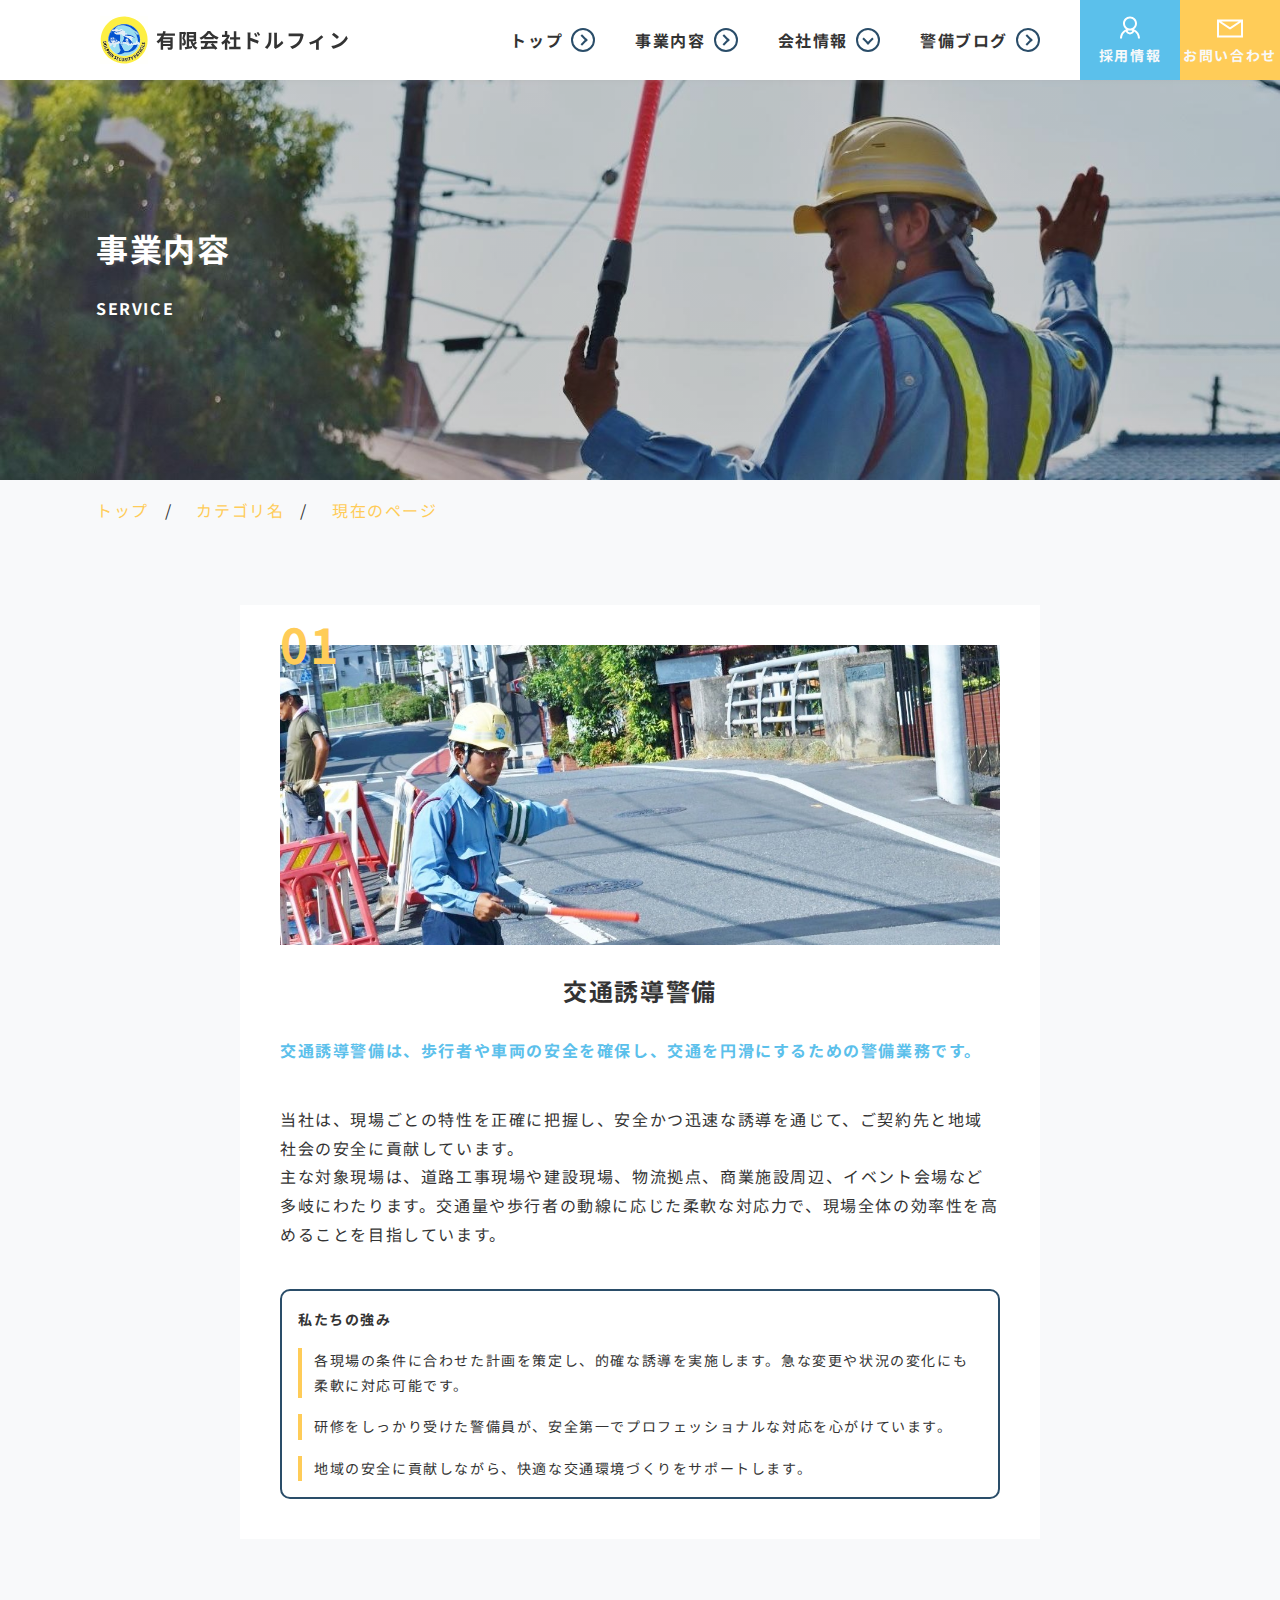
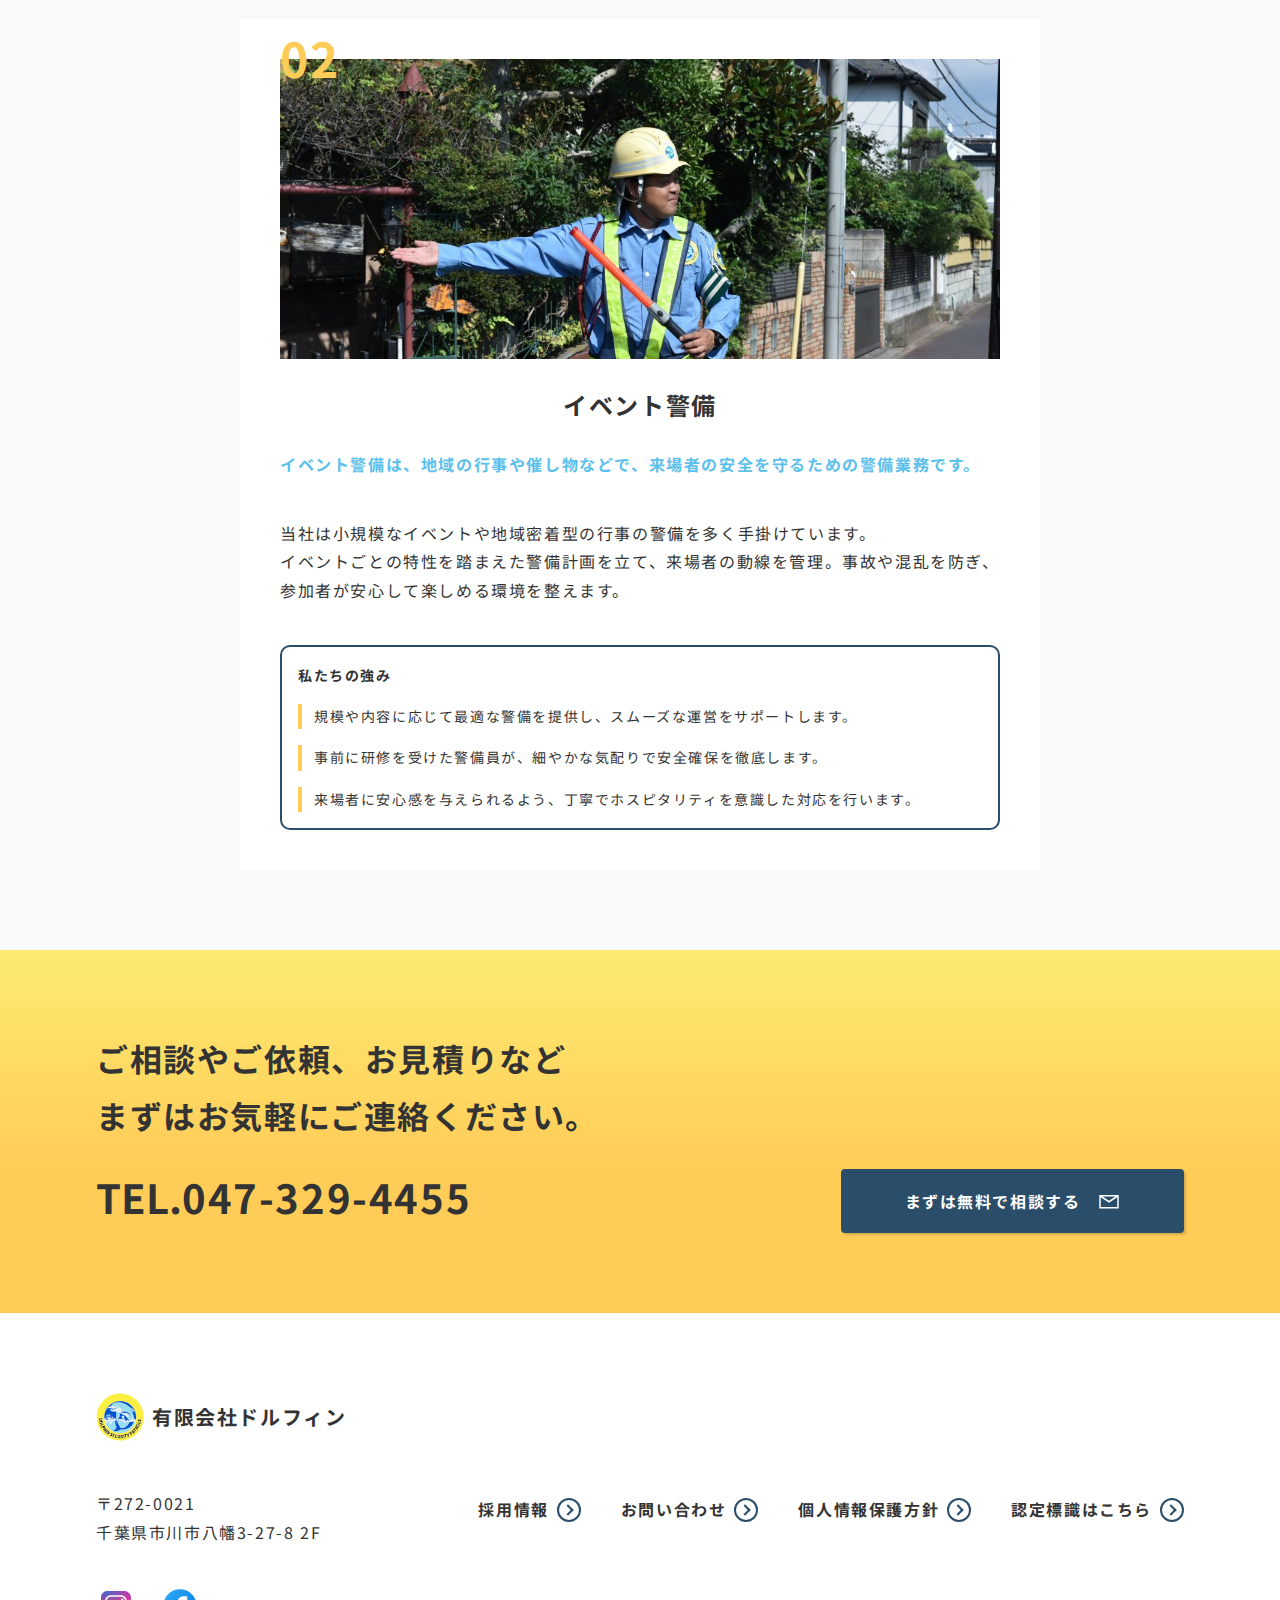
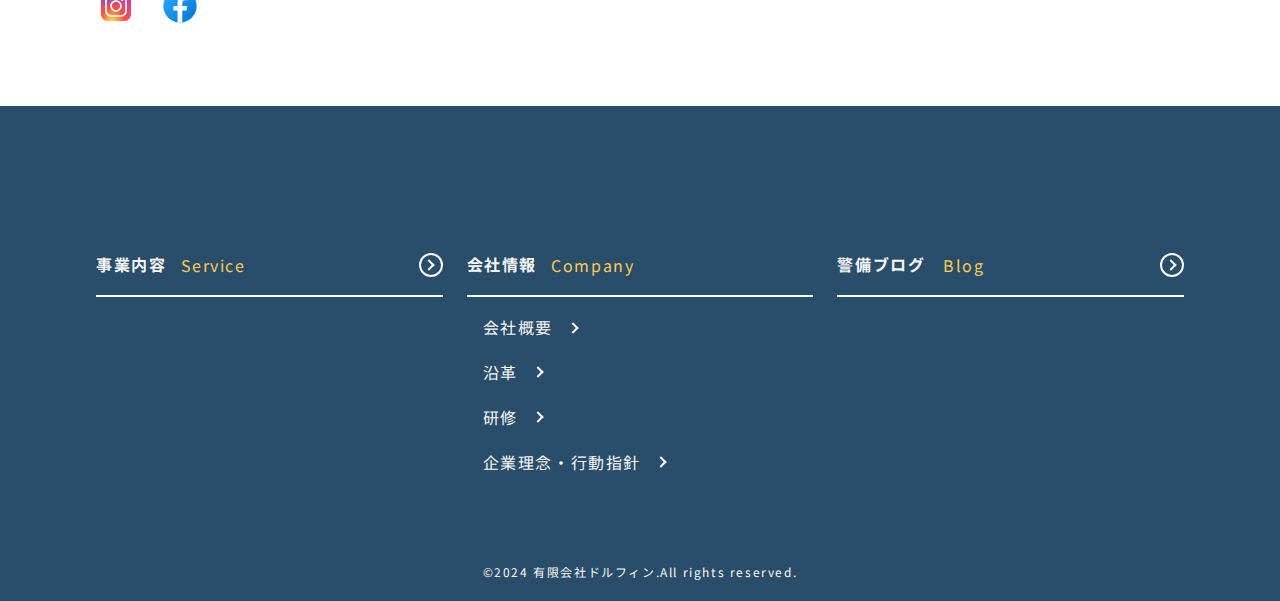
<file: service.html>
<!DOCTYPE html>
<html lang="ja">
<head>
  <meta charset="UTF-8">
  <meta name="viewport" content="width=device-width, initial-scale=1.0">
  <title>事業内容 | 有限会社ドルフィン - 千葉県市川市の交通誘導警備・イベント警備</title>
  <meta
    name="description"
    content="有限会社ドルフィンの事業内容をご紹介します。交通誘導警備やイベント警備を中心に、安全と信頼を提供する警備サービスを展開しています。"
  />
  <meta name="format-detection" content="telephone=no" />
  <!-- favicon/web-clip-icon -->
  <link rel="icon" href="images/favicon.ico" type="image/x-icon" />
  <link rel="icon" href="images/favicon-32x32.png" type="image/png" />
  <link rel="icon" href="images/favicon-192x192.png" type="image/png" />
  <link rel="icon" href="images/favicon.svg" type="image/svg+xml" />
  <link rel="apple-touch-icon" href="images/apple-touch-icon.png" />
  <!-- ogp -->
  <meta property="og:site_name" content="有限会社ドルフィン" />
  <meta
    property="og:url"
    content=""
  />
  <meta property="og:type" content="website" />
  <meta property="og:title" content="事業内容 | 有限会社ドルフィン - 千葉県市川市の交通誘導警備・イベント警備" />
  <meta
    property="og:description"
    content="有限会社ドルフィンの事業内容をご紹介します。交通誘導警備やイベント警備を中心に、安全と信頼を提供する警備サービスを展開しています。"
  />
  <meta
    property="og:image"
    content=""
  />
  <!--  -->
  <meta property="og:locale" content="ja_JP" />
  <meta name="twitter:card" content="summary_large_image" />
  <meta
    name="twitter:description"
    content="有限会社ドルフィンの事業内容をご紹介します。交通誘導警備やイベント警備を中心に、安全と信頼を提供する警備サービスを展開しています。"
  />
  <meta
    name="twitter:image:src"
    content=""
  />
  <!-- google fonts -->
  <link rel="preconnect" href="https://fonts.googleapis.com">
  <link rel="preconnect" href="https://fonts.gstatic.com" crossorigin>
  <link href="https://fonts.googleapis.com/css2?family=Noto+Sans+JP:wght@100..900&display=swap" rel="stylesheet">
  <!-- css -->
  <link rel="stylesheet" href="styles/reset.css" />
  <link rel="stylesheet" href="styles/style.css" />
  <!-- js -->
  <script src="./js/main.js" defer></script>
</head>
<body class="js_body">
  <header class="l_header">
    <p class="l_header-logo">
      <a href="index.html" class="l_header-logo_link">
        <img src="./images/dolphin-icon.svg" alt="会社ロゴ" class="l_header-logo_icon" width="403" height="403">
        <span class="l_header-logo_txt">有限会社ドルフィン</span>
      </a>
    </p>
    <div class="l_header-menu js_navigation">
      <nav class="l_header-nav">
        <ul class="l_header-nav_list">
          <li class="l_header-nav_item">
            <a href="index.html" class="l_header-nav_link">
              <span class="l_header-nav_head">トップ</span>
              <div class="m_arrow-wrapper">
                <div class="m_arrow__round">
                  <div class="m_arrow m_arrow__right"></div>
                </div>            
              </div>
            </a>
          </li>
          <li class="l_header-nav_item">
            <a href="service.html" class="l_header-nav_link">
              <span class="l_header-nav_head">事業内容</span>
              <div class="m_arrow-wrapper">
                <div class="m_arrow__round">
                  <div class="m_arrow m_arrow__right"></div>
                </div>
              </div>
            </a>
          </li>
          <li class="l_header-nav_item">
            <div class="l_header-nav_link">
              <span class="l_header-nav_head">会社情報</span>
              <div class="m_arrow-wrapper">
                <div class="m_arrow__round">
                  <div class="m_arrow m_arrow__bottom"></div>
                </div>
              </div>
            </div>
            <ul class="l_header-subnav_list">
              <li class="l_header-subnav_item">
                <a href="about.html" class="l_header-subnav_link">
                  <div class="l_header-submenu_head">
                    <div class="l_header-subnav_img-wrapper">
                      <img src="./images/company-icon-b.svg" alt="会社概要アイコン" class="l_header-subnav_img" width="50" height="50">
                    </div>
                    <!-- /.l_header-subnav_img-wrapper -->
                    <span class="l_header-subnav_txt">会社概要</span>                    
                  </div>
                  <div class="m_arrow-wrapper">
                    <div class="m_arrow m_arrow__right"></div>
                  </div>
                </a>
              </li>
              <li class="l_header-subnav_item">
                <a href="history.html" class="l_header-subnav_link">
                  <div class="l_header-submenu_head">
                    <div class="l_header-subnav_img-wrapper">
                      <img src="./images/history-b.svg" alt="沿革アイコン" class="l_header-subnav_img" width="50" height="50">
                    </div>
                    <!-- /.l_header-subnav_img-wrapper -->                    
                    <span class="l_header-subnav_txt">沿革</span>
                  </div>
                  <div class="m_arrow-wrapper">
                    <div class="m_arrow m_arrow__right"></div>
                  </div>
                </a>
              </li>
              <li class="l_header-subnav_item">
                <a href="training.html" class="l_header-subnav_link">
                  <div class="l_header-submenu_head">
                    <div class="l_header-subnav_img-wrapper">
                      <img src="./images/training-icon-b.svg" alt="研修アイコン" class="l_header-subnav_img" width="64" height="64">
                    </div>
                    <!-- /.l_header-subnav_img-wrapper -->
                    <span class="l_header-subnav_txt">研修</span>                    
                  </div>
                  <div class="m_arrow-wrapper">
                    <div class="m_arrow m_arrow__right"></div>
                  </div>
                </a>
              </li>
              <li class="l_header-subnav_item">
                <a href="philosophy.html" class="l_header-subnav_link">
                  <div class="l_header-submenu_head">
                    <div class="l_header-subnav_img-wrapper">
                      <img src="./images/philosophy-icon-b.svg" alt="企業理念・行動指針アイコン" class="l_header-subnav_img" width="64" height="64">
                    </div>
                    <!-- /.l_header-subnav_img-wrapper -->
                    <span class="l_header-subnav_txt">企業理念・行動指針</span>                    
                  </div>
                  <div class="m_arrow-wrapper">
                    <div class="m_arrow m_arrow__right"></div>
                  </div>
                </a>
              </li>

            </ul>
          </li>
          <li class="l_header-nav_item">
            <a href="blog.html" class="l_header-nav_link">
              <span class="l_header-nav_head">警備ブログ</span>
              <div class="m_arrow-wrapper">
                <div class="m_arrow__round">
                  <div class="m_arrow m_arrow__right"></div>
                </div>
              </div>
            </a>
          </li>
        </ul>
      </nav>
      <div class="l_header-menu_ctas">
        <div class="l_header-menu_cta l_header-menu_cta__recruit">
          <a href="recruit.html" class="l_header-menu_cta__link">
            <div class="l_header-menu_cta_inner">
              <div class="l_header-menu_cta_img-wrapper">
                <img src="./images/recruit-icon.svg" alt="採用アイコン" class="l_header-menu_cta_img" width="64" height="64">
              </div>
              <!-- /.l_header-menu_cta_img-wrapper -->
              <p class="l_header-menu_cta_head">採用情報</p>              
            </div>
            <!-- /.l_header-menu_cta_inner -->
          </a>
        </div>
        <!-- /.l_header-menu_cta -->
        <div class="l_header-menu_cta l_header-menu_cta__contact">
          <a href="contact.html" class="l_header-menu_cta__link">
            <div class="l_header-menu_cta_inner">
              <div class="l_header-menu_cta_img-wrapper">
                <img src="./images/mail-icon-w.svg" alt="メールアイコン" class="l_header-menu_cta_img" width="64" height="64">
              </div>
              <!-- /.l_header-menu_cta_img-wrapper -->
              <p class="l_header-menu_cta_head">お問い合わせ</p>               
            </div>
          </a>
        </div>
        <!-- /.l_header-menu_cta -->
      </div>
      <!-- /.l_header-menu_ctas -->
    </div>
    <!-- /.l_header-menu -->

    <button class="m_hamburger js_hamburger">
      <span class="m_hamburger-bar"></span>
      <span class="m_hamburger-bar"></span>
      <span class="m_hamburger-bar"></span>
    </button>
  </header>

  <button class="m_page-top js_page-top">
    <img src="./images/up-icon.svg" alt="ページ上部に移動する" class="m_page-top_img" />
  </button>
  <!-- /.m_page-top -->

  <div class="m_kv" id="top">
    <div class="m_kv-inner l_container-lg">
      <div class="m_kv-box">
        <h1 class="m_kv-title">事業内容</h1>
        <p class="m_kv-title_sub">SERVICE</p>
      </div>
      <!-- /.m_kv-box -->
    </div>
    <!-- /.m_kv-inner -->
  </div>
  <!-- /.m_kv -->

  <nav class="m_breadcrumb l_container-lg">
    <ul>
      <li>
        <a href="/">トップ</a>
        <span>/</span>
      </li>
      <li>
        <a href="/category">カテゴリ名</a>
        <span>/</span>
      </li>
      <li>現在のページ</li>
    </ul>
  </nav>

  <main class="l_main">
    <div class="service_content">
      <div class="service_img-wrapper service_img-wrapper__road">
        <img src="./images/road-img.jpg" alt="" class="service_img service_img__road" width="1198" height="864">
      </div>
      <!-- /.service_img-wrapper -->
      <h2 class="service_content_head">交通誘導警備</h2>
      <p class="service_content_lead">交通誘導警備は、歩行者や車両の安全を確保し、交通を円滑にするための警備業務です。</p>
      <p class="service_content_desc">
        当社は、現場ごとの特性を正確に把握し、安全かつ迅速な誘導を通じて、ご契約先と地域社会の安全に貢献しています。<br/>
        主な対象現場は、道路工事現場や建設現場、物流拠点、商業施設周辺、イベント会場など多岐にわたります。交通量や歩行者の動線に応じた柔軟な対応力で、現場全体の効率性を高めることを目指しています。
      </p>
      <div class="service_strong-point_box">
        <h3 class="service_strong-point_head">私たちの強み</h3>
        <ul class="service_strong-point_list">
          <li class="service_strong-point_item">
            各現場の条件に合わせた計画を策定し、的確な誘導を実施します。急な変更や状況の変化にも柔軟に対応可能です。
          </li>
          <li class="service_strong-point_item">
            研修をしっかり受けた警備員が、安全第一でプロフェッショナルな対応を心がけています。
          </li>
          <li class="service_strong-point_item">
            地域の安全に貢献しながら、快適な交通環境づくりをサポートします。
          </li>
        </ul>
      </div>
      <!-- /.service_strong-point_box -->
    </div>
    <!-- /.service_content -->
      
    <div class="service_content">
      <div class="service_img-wrapper service_img-wrapper__event">
        <img src="./images/event-img.jpg" alt="" class="service_img service_img__road" width="1200" height="800">
      </div>
      <!-- /.service_img-wrapper -->
      <h2 class="service_content_head">イベント警備</h2>
      <p class="service_content_lead">イベント警備は、地域の行事や催し物などで、来場者の安全を守るための警備業務です。</p>
      <p class="service_content_desc">
        当社は小規模なイベントや地域密着型の行事の警備を多く手掛けています。<br/>
        イベントごとの特性を踏まえた警備計画を立て、来場者の動線を管理。事故や混乱を防ぎ、参加者が安心して楽しめる環境を整えます。
      </p>
      <div class="service_strong-point_box">
        <h3 class="service_strong-point_head">私たちの強み</h3>
        <ul class="service_strong-point_list">
          <li class="service_strong-point_item">
            規模や内容に応じて最適な警備を提供し、スムーズな運営をサポートします。
          </li>
          <li class="service_strong-point_item">
            事前に研修を受けた警備員が、細やかな気配りで安全確保を徹底します。
          </li>
          <li class="service_strong-point_item">
            来場者に安心感を与えられるよう、丁寧でホスピタリティを意識した対応を行います。
          </li>
        </ul>
      </div>
      <!-- /.service_strong-point_box -->
    </div>
    <!-- /.service_content-->

    <div class="m_cta__form">
      <div class="l_container-lg">
        <div class="m_cta__form-inner">
          <div class="m_cta__form_content">
            <p class="m_cta__form-txt">
              ご相談やご依頼、お見積りなど<br
              />まずはお気軽にご連絡ください。
            </p>
            <p class="m_cta__form-tel">
              <span class="m_cta__form-tel_txt">TEL.</span>047-329-4455
            </p>
          </div>
          <!-- /.m_cta__form_content -->
          <div class="m_form_btn-wrapper">
            <a href="contact.html" class="m_btn m_form_btn">
              まずは無料で相談する
            </a>
          </div>
          <!-- /.top_service_btn-wrapper -->             
        </div>
        <!-- /.m_cta__form-inner -->
      </div>
      <!-- /.l_container-lg -->
    </div>
    <!-- /.m_cta__form -->

  </main>

  <footer class="l_footer">
    <div class="l_container-lg">
      <div class="l_footer_info">
        <div class="l_footer_info_contents">
          <h1 class="l_footer-logo">
            <a href="index.html" class="l_footer-logo_link">
              <img src="./images/dolphin-icon.svg" alt="会社ロゴ" class="l_footer-logo_icon" width="403" height="403">
              <span class="l_footer-logo_txt">有限会社ドルフィン</span>
            </a>
          </h1>
          <p class="l_footer_address">
            〒272-0021<br
            />千葉県市川市八幡3-27-8 2F
          </p>
          <div class="l_footer_sns-info">
            <div class="l_footer_sns-wrapper">
              <a 
                href="https://www.instagram.com/dolphin.co.ltd?utm_source=ig_web_button_share_sheet&igsh=ZDNlZDc0MzIxNw==" 
                class="l_footer_sns-link"
                target="_blank"
                rel="noopener noreferrer"
              >
                <img src="./images/instagram-icon.svg" alt="" class="l_footer_sns" width="96" height="96">
              </a>
            </div>
            <!-- /.l_footer_sns-wrapper -->
            <div class="l_footer_sns-wrapper">
              <a 
                href="https://www.facebook.com/DSPChiba/" 
                class="l_footer_sns-link"
                target="_blank"
                rel="noopener noreferrer"
              >
                <img src="./images/facebook-icon.svg" alt="" class="l_footer_sns" width="96" height="96">
              </a>
            </div>
            <!-- /.l_footer_sns-wrapper -->
          </div>
          <!-- /.l_footer_sns-info -->
        </div>
        <!-- /.l_footer_info_contents -->
        <div class="l_footer-cta">
          <nav class="l_footer-cta_menu">
            <ul class="l_footer-cta_list">
              <li class="l_footer-cta_item">
                <a href="recruit.html" class="l_footer-cta_link">
                  <span class="l_footer-cta_txt">採用情報</span>
                  <div class="m_arrow-wrapper">
                    <div class="m_arrow__round">
                      <div class="m_arrow m_arrow__right"></div>
                    </div>
                    <!-- /.m_arrow__round -->
                  </div>
                  <!-- /.m_arrow-wrapper -->
                </a>
              </li>
              <li class="l_footer-cta_item">
                <a href="contact.html" class="l_footer-cta_link">
                  <span class="l_footer-cta_txt">お問い合わせ</span>
                  <div class="m_arrow-wrapper">
                    <div class="m_arrow__round">
                      <div class="m_arrow m_arrow__right"></div>
                    </div>
                    <!-- /.m_arrow__round -->
                  </div>
                  <!-- /.m_arrow-wrapper -->
                </a>
              </li>
              <li class="l_footer-cta_item">
                <a href="privacy.html" class="l_footer-cta_link">
                  <span class="l_footer-cta_txt">個人情報保護方針</span>
                  <div class="m_arrow-wrapper">
                    <div class="m_arrow__round">
                      <div class="m_arrow m_arrow__right"></div>
                    </div>
                    <!-- /.m_arrow__round" -->
                  </div>
                  <!-- /.m_arrow-wrapper -->
                </a>
              </li>
              <li class="l_footer-cta_item">
                <a href="" class="l_footer-cta_link">
                  <span class="l_footer-cta_txt">認定標識はこちら</span>
                  <div class="m_arrow-wrapper">
                    <div class="m_arrow__round">
                      <div class="m_arrow m_arrow__right"></div>
                    </div>
                    <!-- /.m_arrow__round -->
                  </div>
                  <!-- /.m_arrow-wrapper -->
                </a>
              </li>
            </ul>
          </nav>
        </div>
        <!-- /.l_footer-cta -->
      </div>
      <!-- /.l_footer_info -->
    </div>
    <!-- /.l_container-lg -->
    <div class="l_footer-menu">
      <div class="l_container-lg">
        <div class="l_footer-menu_cta">
          <ul class="l_footer-menu_cta-list">
            <li class="l_footer-menu_cta-item">
              <a href="recruit.html" class="l_footer-menu_cta-link">
                <span class="l_footer-menu_cta-head l_footer-menu_cta-head__recruit">採用情報</span>
                <!-- <span class="l_footer-menu_cta-sub">Recruit</span> -->
                <div class="m_arrow-wrapper">
                  <div class="m_arrow__round">
                    <div class="m_arrow m_arrow__right"></div>
                  </div>
                  <!-- /.m_arrow__round -->
                </div>
                <!-- /.m_arrow-wrapper -->
              </a>
            </li>
            <li class="l_footer-menu_cta-item">
              <a href="contact.html" class="l_footer-menu_cta-link">
                <span class="l_footer-menu_cta-head l_footer-menu_cta-head__contact">お問い合わせ</span>
                <!-- <span class="l_footer-menu_cta-sub">Contact</span> -->
                <div class="m_arrow-wrapper">
                  <div class="m_arrow__round">
                    <div class="m_arrow m_arrow__right"></div>
                  </div>
                  <!-- /.m_arrow__round -->
                </div>
                <!-- /.m_arrow-wrapper -->
              </a>
            </li>
            <li class="l_footer-menu_cta-item">
              <a href="privacy.html" class="l_footer-menu_cta-link">
                <span class="l_footer-menu_cta-head l_footer-menu_cta-head__privacy">個人情報保護方針</span>
                <!-- <span class="l_footer-menu_cta-sub">Privacy Policy</span> -->
                <div class="m_arrow-wrapper">
                  <div class="m_arrow__round">
                    <div class="m_arrow m_arrow__right"></div>
                  </div>
                  <!-- /.m_arrow__round -->
                </div>
                <!-- /.m_arrow-wrapper -->
              </a>
            </li>
            <li class="l_footer-menu_cta-item">
              <a href="" class="l_footer-menu_cta-link">
                <span class="l_footer-menu_cta-head l_footer-menu_cta-head__certification">認定標識はこちら</span>
                <!-- <span class="l_footer-menu_cta-sub">Privacy Policy</span> -->
                <div class="m_arrow-wrapper">
                  <div class="m_arrow__round">
                    <div class="m_arrow m_arrow__right"></div>
                  </div>
                  <!-- /.m_arrow__round -->
                </div>
                <!-- /.m_arrow-wrapper -->
              </a>
            </li>
          </ul>
        </div>
        <!-- /.l_footer-menu_cta -->
        <div class="l_footer-menu_lowlayer-page">
          <ul class="l_footer-menu_lowlayer-page-list">
            <li class="l_footer-menu_lowlayer-page-item">
              <a href="service.html" class="l_footer-menu_lowlayer-page-link">
                <span class="l_footer-menu_lowlayer-page-head l_footer-menu_lowlayer-page-head__service">事業内容</span>
                <!-- <span class="l_footer-menu_lowlayer-page-sub">Service</span> -->
                <div class="m_arrow-wrapper">
                  <div class="m_arrow__round">
                    <div class="m_arrow m_arrow__right"></div>
                  </div>
                  <!-- /.m_arrow__round -->
                </div>
                <!-- /.m_arrow-wrapper -->
              </a>
            </li>
            <li class="l_footer-menu_lowlayer-page-item">
              <div class="l_footer-menu_lowlayer-page-link">
                <span class="l_footer-menu_lowlayer-page-head l_footer-menu_lowlayer-page-head__company">会社情報</span>
                <!-- <span class="l_footer-menu_lowlayer-page-sub">Company</span> -->
              </div>
              <!-- /.l_footer-menu_lowlayer-page-link -->
              <ul class="l_footer-menu_lowlayer-page-submenu-list">
                <li class="l_footer-menu_lowlayer-page-submenu-item">
                  <a href="about.html" class="l_footer-menu_lowlayer-page-submenu-link">
                    <span class="l_footer-menu_lowlayer-page-submenu-head">会社概要</span>
                    <div class="m_arrow-wrapper">
                      <div class="m_arrow m_arrow__right"></div>
                    </div>
                    <!-- /.m_arrow-wrapper -->
                  </a>
                </li>
                <li class="l_footer-menu_lowlayer-page-submenu-item">
                  <a href="history.html" class="l_footer-menu_lowlayer-page-submenu-link">
                    <span class="l_footer-menu_lowlayer-page-submenu-head">沿革</span>
                    <div class="m_arrow-wrapper">
                      <div class="m_arrow m_arrow__right"></div>
                    </div>
                    <!-- /.m_arrow-wrapper -->
                  </a>
                </li>
                <li class="l_footer-menu_lowlayer-page-submenu-item">
                  <a href="training.html" class="l_footer-menu_lowlayer-page-submenu-link">
                    <span class="l_footer-menu_lowlayer-page-submenu-head">研修</span>
                    <div class="m_arrow-wrapper">
                      <div class="m_arrow m_arrow__right"></div>
                    </div>
                    <!-- /.m_arrow-wrapper -->
                  </a>
                </li>
                <li class="l_footer-menu_lowlayer-page-submenu-item">
                  <a href="philosophy.html" class="l_footer-menu_lowlayer-page-submenu-link">
                    <span class="l_footer-menu_lowlayer-page-submenu-head">企業理念・行動指針</span>
                    <div class="m_arrow-wrapper">
                      <div class="m_arrow m_arrow__right"></div>
                    </div>
                    <!-- /.m_arrow-wrapper -->
                  </a>
                </li>
              </ul>
            </li>
            <li class="l_footer-menu_lowlayer-page-item">
              <a href="blog.html" class="l_footer-menu_lowlayer-page-link">
                <span class="l_footer-menu_lowlayer-page-head l_footer-menu_lowlayer-page-head__blog">警備ブログ</span>
                <!-- <span class="l_footer-menu_lowlayer-page-sub">Blog</span> -->
                <div class="m_arrow-wrapper">
                  <div class="m_arrow__round">
                    <div class="m_arrow m_arrow__right"></div>
                  </div>
                  <!-- /.m_arrow__round -->
                </div>
                <!-- /.m_arrow-wrapper -->
              </a>
            </li>
          </ul>
        </div>
        <!-- /.l_footer-menu_lowlayer-page -->
      </div>
      <!-- /.l_container-lg -->
    </div>
    <!-- /.l_footer-menu -->
    <p class="l_footer-copyright">
      <small class="l_footer-copyright_txt">&copy;2024 有限会社ドルフィン.All rights reserved.</small>
    </p>
  </footer>
</body>
</html>
</file>
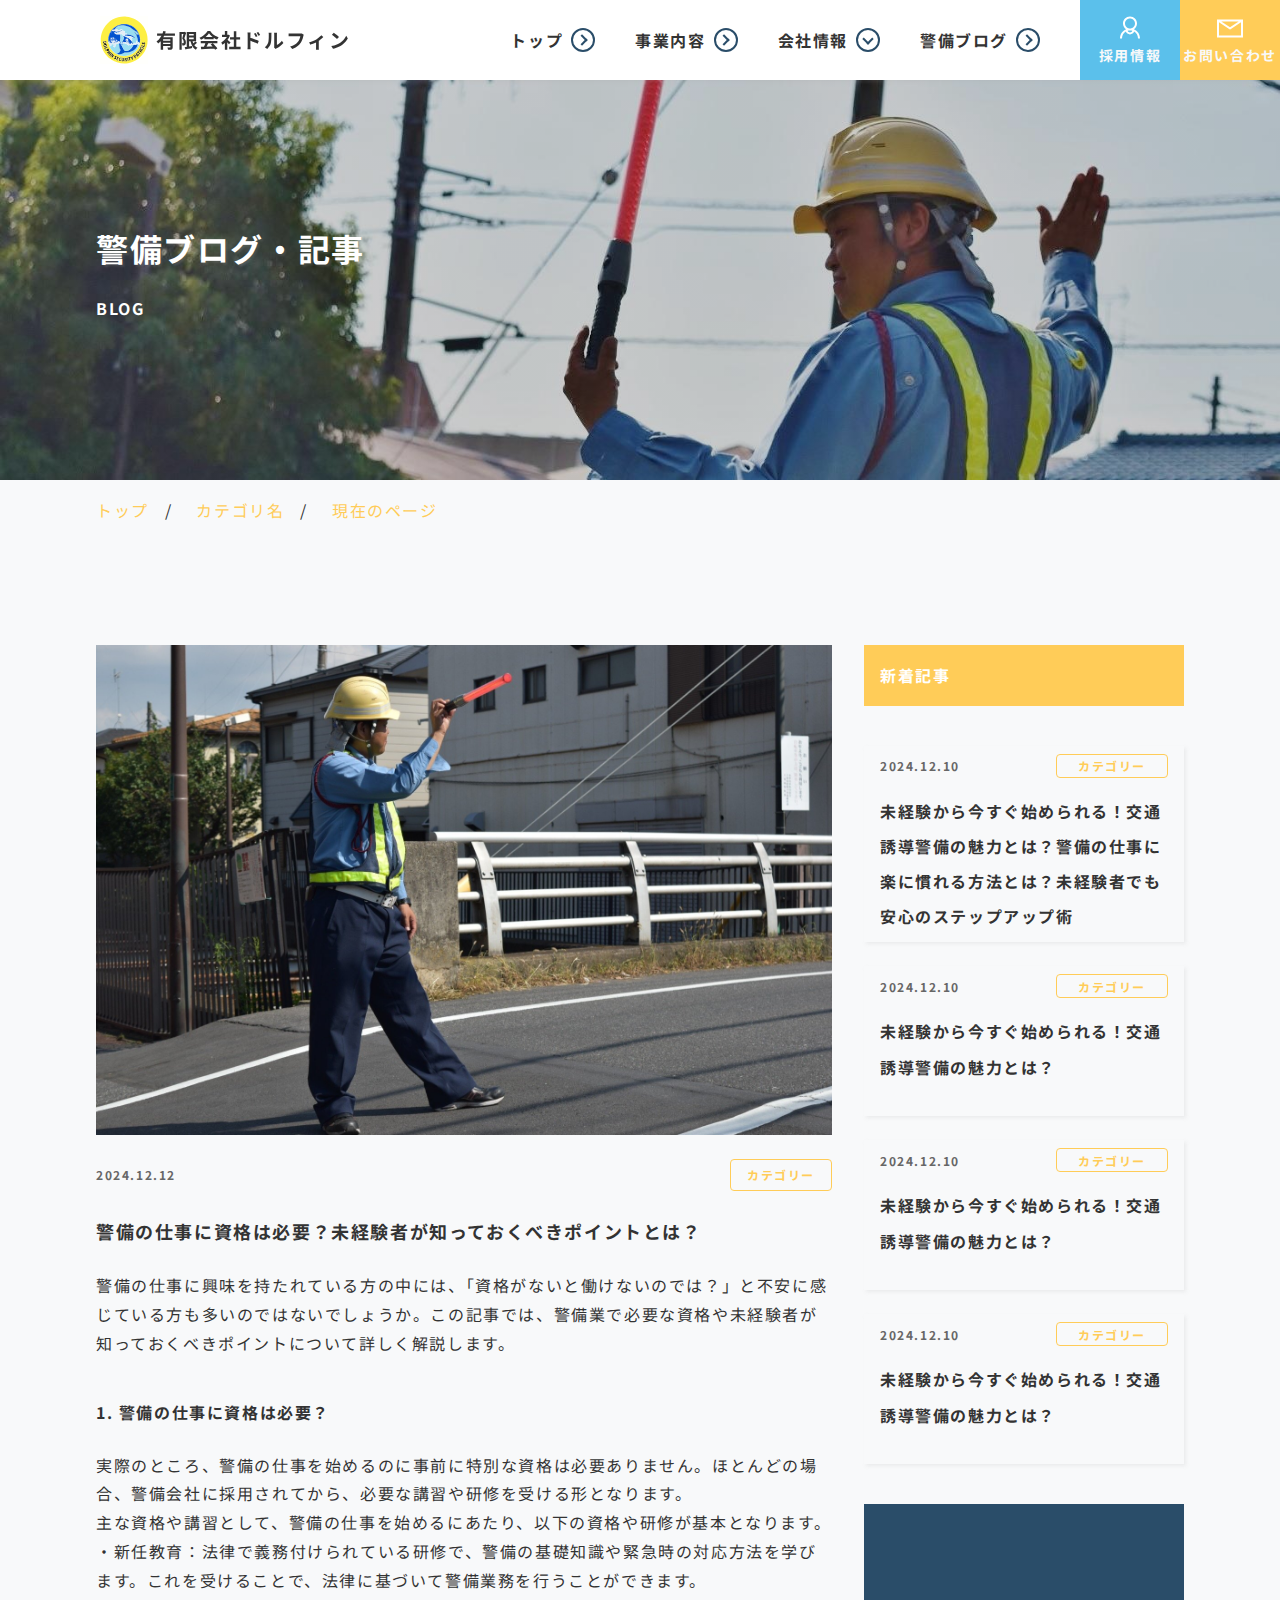
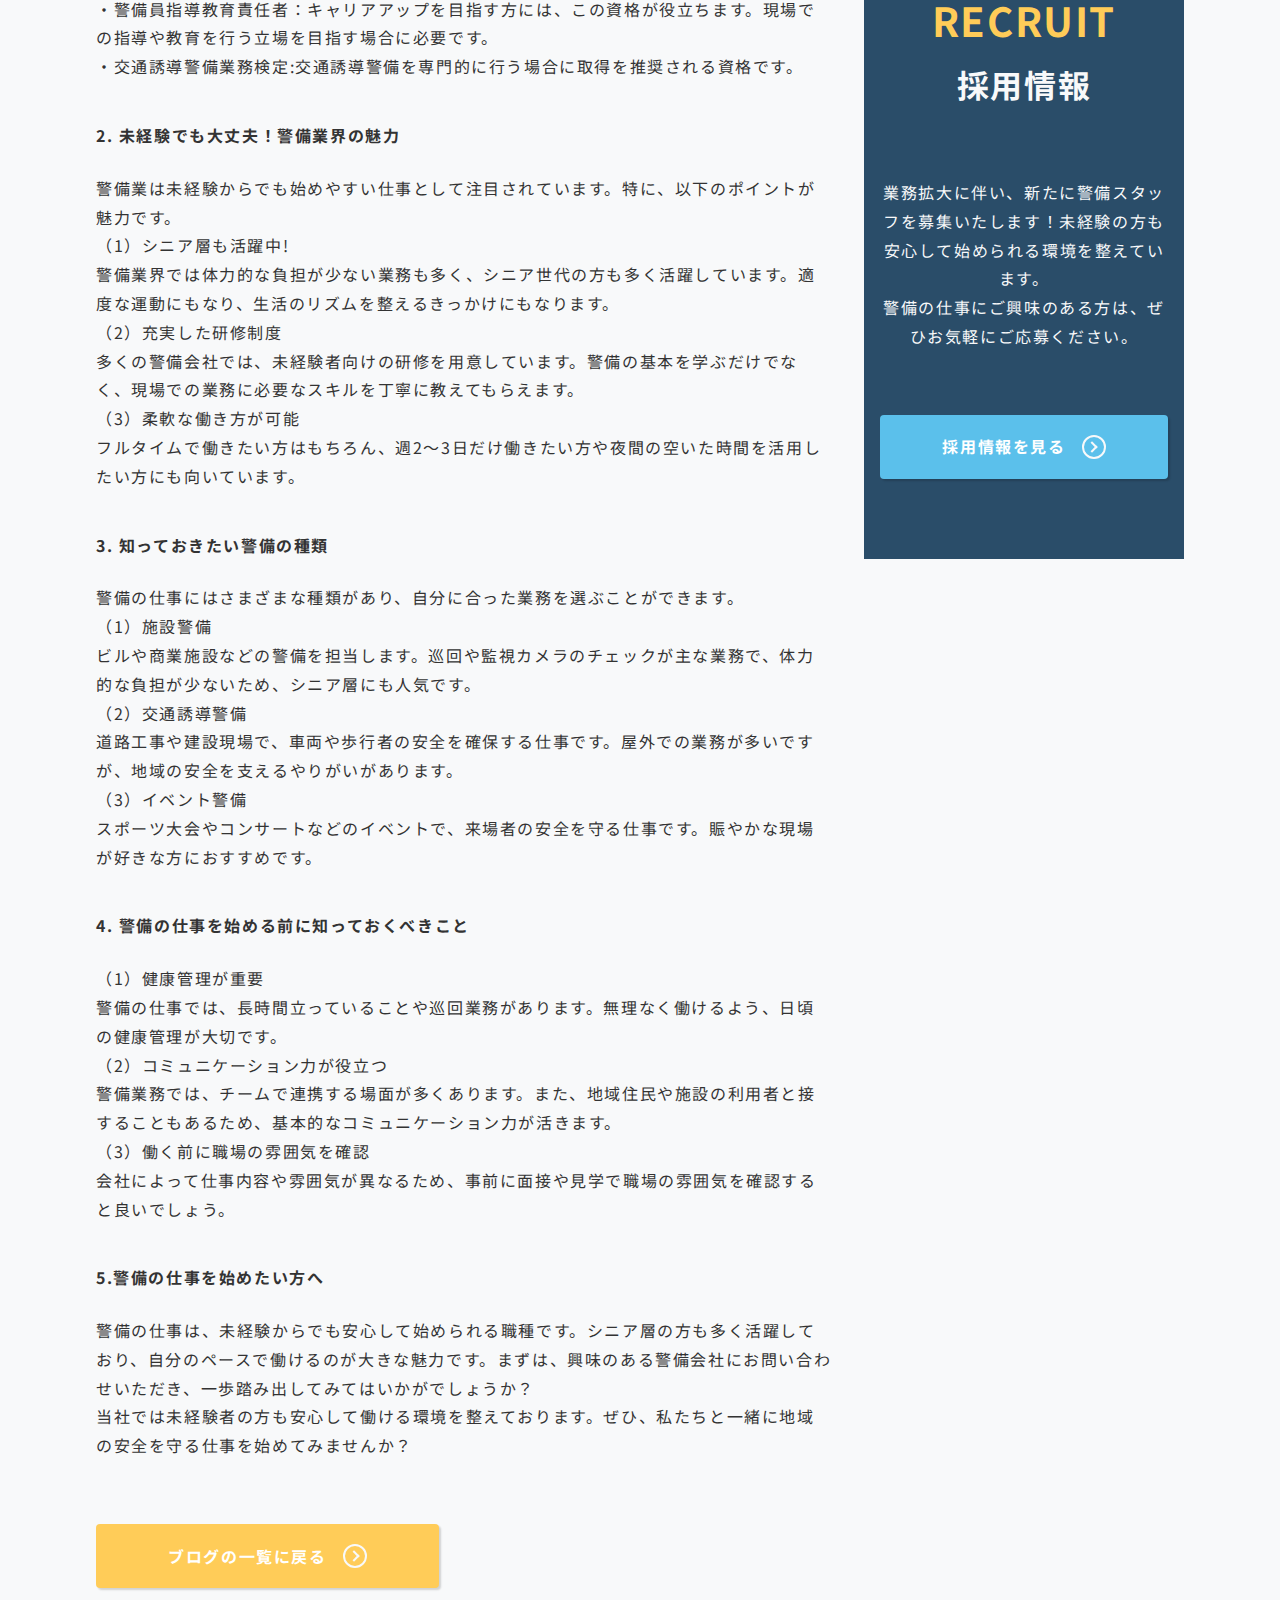
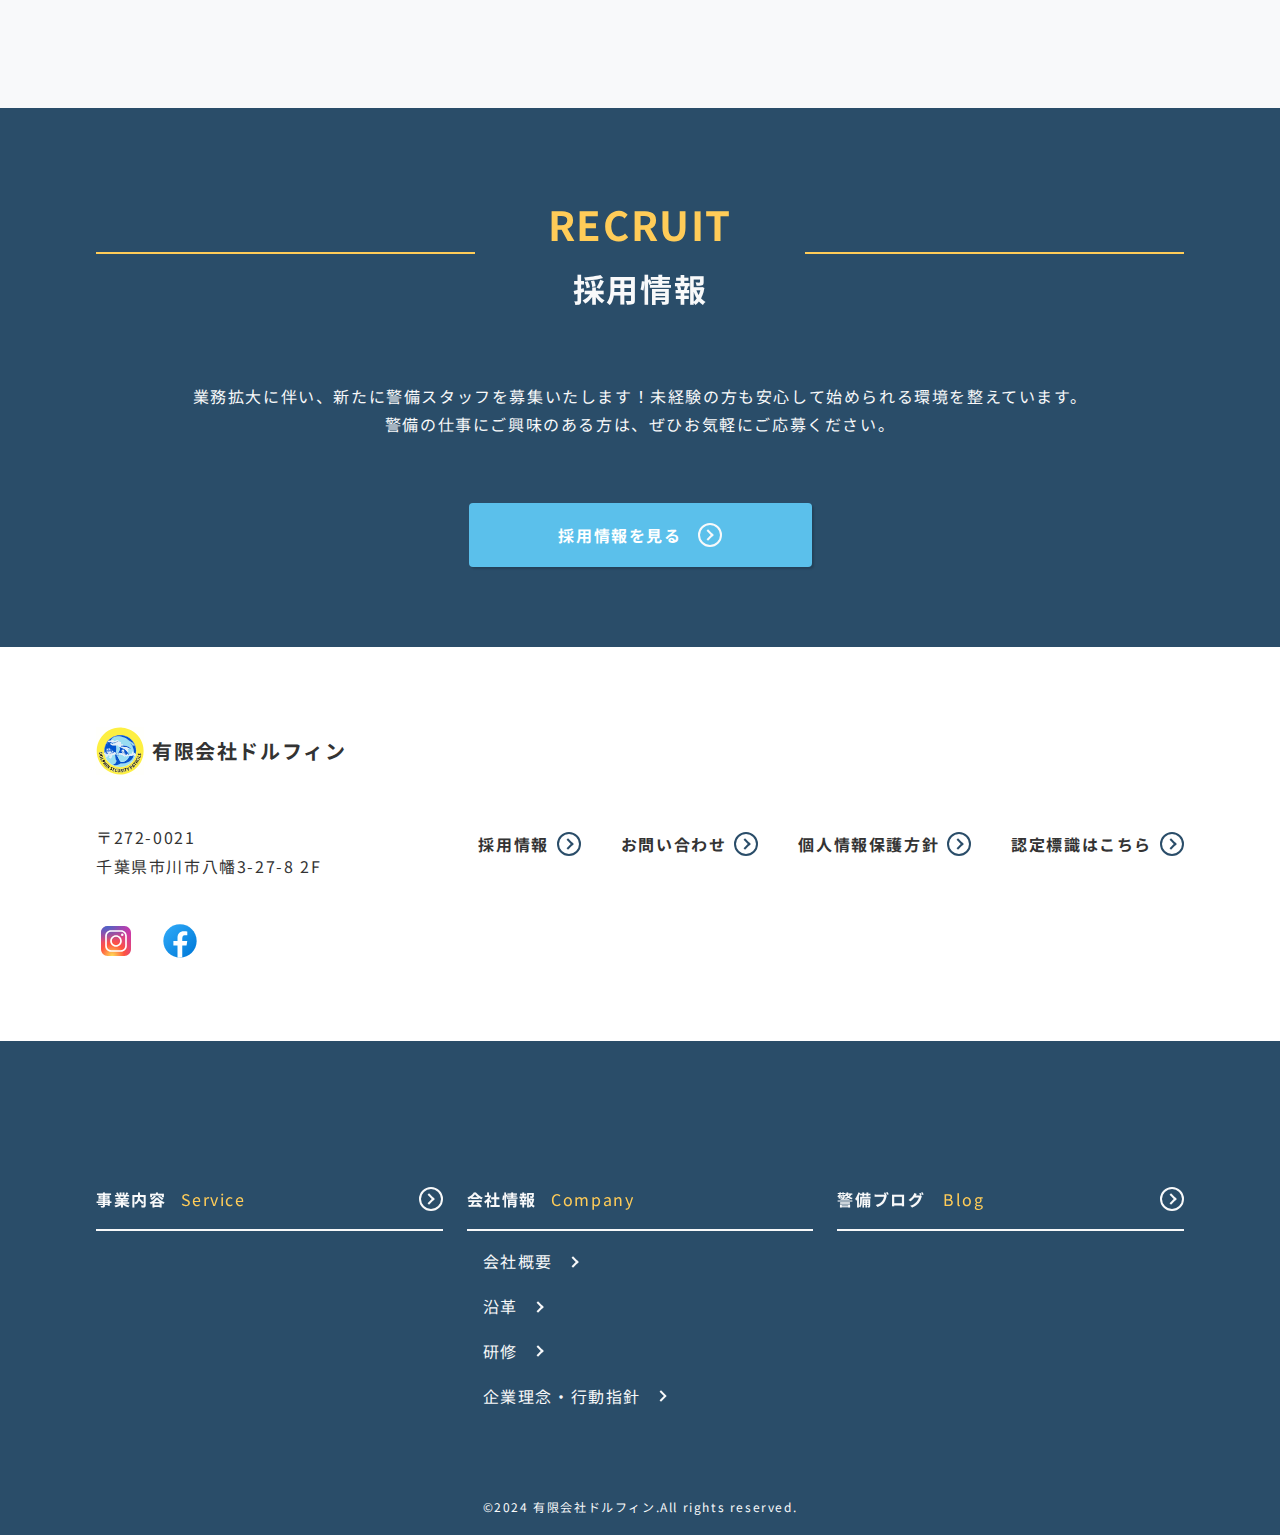
<file: single-blog.html>
<!DOCTYPE html>
<html lang="ja">
<head>
  <meta charset="UTF-8">
  <meta name="viewport" content="width=device-width, initial-scale=1.0">
  <title>記事タイトル | 有限会社ドルフィンのブログ</title>
  <meta
    name="description"
    content="この記事の簡単な内容要約。"
  />
  <meta name="format-detection" content="telephone=no" />
  <!-- favicon/web-clip-icon -->
  <link rel="icon" href="images/favicon.ico" type="image/x-icon" />
  <link rel="icon" href="images/favicon-32x32.png" type="image/png" />
  <link rel="icon" href="images/favicon-192x192.png" type="image/png" />
  <link rel="icon" href="images/favicon.svg" type="image/svg+xml" />
  <link rel="apple-touch-icon" href="images/apple-touch-icon.png" />
  <!-- ogp -->
  <meta property="og:site_name" content="有限会社ドルフィン" />
  <meta
    property="og:url"
    content=""
  />
  <meta property="og:type" content="website" />
  <meta property="og:title" content="記事タイトル | 有限会社ドルフィンのブログ" />
  <meta
    property="og:description"
    content="この記事の簡単な内容要約。"
  />
  <meta
    property="og:image"
    content=""
  />
  <!--  -->
  <meta property="og:locale" content="ja_JP" />
  <meta name="twitter:card" content="summary_large_image" />
  <meta
    name="twitter:description"
    content="この記事の簡単な内容要約。"
  />
  <meta
    name="twitter:image:src"
    content=""
  />
  <!-- google fonts -->
  <link rel="preconnect" href="https://fonts.googleapis.com">
  <link rel="preconnect" href="https://fonts.gstatic.com" crossorigin>
  <link href="https://fonts.googleapis.com/css2?family=Noto+Sans+JP:wght@100..900&display=swap" rel="stylesheet">
  <!-- css -->
  <link rel="stylesheet" href="styles/reset.css" />
  <link rel="stylesheet" href="styles/style.css" />
  <!-- js -->
  <script src="./js/main.js" defer></script>
</head>
<body class="js_body">
  <header class="l_header">
    <p class="l_header-logo">
      <a href="index.html" class="l_header-logo_link">
        <img src="./images/dolphin-icon.svg" alt="会社ロゴ" class="l_header-logo_icon" width="403" height="403">
        <span class="l_header-logo_txt">有限会社ドルフィン</span>
      </a>
    </p>
    <div class="l_header-menu js_navigation">
      <nav class="l_header-nav">
        <ul class="l_header-nav_list">
          <li class="l_header-nav_item">
            <a href="index.html" class="l_header-nav_link">
              <span class="l_header-nav_head">トップ</span>
              <div class="m_arrow-wrapper">
                <div class="m_arrow__round">
                  <div class="m_arrow m_arrow__right"></div>
                </div>            
              </div>
            </a>
          </li>
          <li class="l_header-nav_item">
            <a href="service.html" class="l_header-nav_link">
              <span class="l_header-nav_head">事業内容</span>
              <div class="m_arrow-wrapper">
                <div class="m_arrow__round">
                  <div class="m_arrow m_arrow__right"></div>
                </div>
              </div>
            </a>
          </li>
          <li class="l_header-nav_item">
            <div class="l_header-nav_link">
              <span class="l_header-nav_head">会社情報</span>
              <div class="m_arrow-wrapper">
                <div class="m_arrow__round">
                  <div class="m_arrow m_arrow__bottom"></div>
                </div>
              </div>
            </div>
            <ul class="l_header-subnav_list">
              <li class="l_header-subnav_item">
                <a href="about.html" class="l_header-subnav_link">
                  <div class="l_header-submenu_head">
                    <div class="l_header-subnav_img-wrapper">
                      <img src="./images/company-icon-b.svg" alt="会社概要アイコン" class="l_header-subnav_img" width="50" height="50">
                    </div>
                    <!-- /.l_header-subnav_img-wrapper -->
                    <span class="l_header-subnav_txt">会社概要</span>                    
                  </div>
                  <div class="m_arrow-wrapper">
                    <div class="m_arrow m_arrow__right"></div>
                  </div>
                </a>
              </li>
              <li class="l_header-subnav_item">
                <a href="history.html" class="l_header-subnav_link">
                  <div class="l_header-submenu_head">
                    <div class="l_header-subnav_img-wrapper">
                      <img src="./images/history-b.svg" alt="沿革アイコン" class="l_header-subnav_img" width="50" height="50">
                    </div>
                    <!-- /.l_header-subnav_img-wrapper -->                    
                    <span class="l_header-subnav_txt">沿革</span>
                  </div>
                  <div class="m_arrow-wrapper">
                    <div class="m_arrow m_arrow__right"></div>
                  </div>
                </a>
              </li>
              <li class="l_header-subnav_item">
                <a href="training.html" class="l_header-subnav_link">
                  <div class="l_header-submenu_head">
                    <div class="l_header-subnav_img-wrapper">
                      <img src="./images/training-icon-b.svg" alt="研修アイコン" class="l_header-subnav_img" width="64" height="64">
                    </div>
                    <!-- /.l_header-subnav_img-wrapper -->
                    <span class="l_header-subnav_txt">研修</span>                    
                  </div>
                  <div class="m_arrow-wrapper">
                    <div class="m_arrow m_arrow__right"></div>
                  </div>
                </a>
              </li>
              <li class="l_header-subnav_item">
                <a href="philosophy.html" class="l_header-subnav_link">
                  <div class="l_header-submenu_head">
                    <div class="l_header-subnav_img-wrapper">
                      <img src="./images/philosophy-icon-b.svg" alt="企業理念・行動指針アイコン" class="l_header-subnav_img" width="64" height="64">
                    </div>
                    <!-- /.l_header-subnav_img-wrapper -->
                    <span class="l_header-subnav_txt">企業理念・行動指針</span>                    
                  </div>
                  <div class="m_arrow-wrapper">
                    <div class="m_arrow m_arrow__right"></div>
                  </div>
                </a>
              </li>

            </ul>
          </li>
          <li class="l_header-nav_item">
            <a href="blog.html" class="l_header-nav_link">
              <span class="l_header-nav_head">警備ブログ</span>
              <div class="m_arrow-wrapper">
                <div class="m_arrow__round">
                  <div class="m_arrow m_arrow__right"></div>
                </div>
              </div>
            </a>
          </li>
        </ul>
      </nav>
      <div class="l_header-menu_ctas">
        <div class="l_header-menu_cta l_header-menu_cta__recruit">
          <a href="recruit.html" class="l_header-menu_cta__link">
            <div class="l_header-menu_cta_inner">
              <div class="l_header-menu_cta_img-wrapper">
                <img src="./images/recruit-icon.svg" alt="採用アイコン" class="l_header-menu_cta_img" width="64" height="64">
              </div>
              <!-- /.l_header-menu_cta_img-wrapper -->
              <p class="l_header-menu_cta_head">採用情報</p>              
            </div>
            <!-- /.l_header-menu_cta_inner -->
          </a>
        </div>
        <!-- /.l_header-menu_cta -->
        <div class="l_header-menu_cta l_header-menu_cta__contact">
          <a href="contact.html" class="l_header-menu_cta__link">
            <div class="l_header-menu_cta_inner">
              <div class="l_header-menu_cta_img-wrapper">
                <img src="./images/mail-icon-w.svg" alt="メールアイコン" class="l_header-menu_cta_img" width="64" height="64">
              </div>
              <!-- /.l_header-menu_cta_img-wrapper -->
              <p class="l_header-menu_cta_head">お問い合わせ</p>               
            </div>
          </a>
        </div>
        <!-- /.l_header-menu_cta -->
      </div>
      <!-- /.l_header-menu_ctas -->
    </div>
    <!-- /.l_header-menu -->

    <button class="m_hamburger js_hamburger">
      <span class="m_hamburger-bar"></span>
      <span class="m_hamburger-bar"></span>
      <span class="m_hamburger-bar"></span>
    </button>
  </header>

  <button class="m_page-top js_page-top">
    <img src="./images/up-icon.svg" alt="ページ上部に移動する" class="m_page-top_img" />
  </button>
  <!-- /.m_page-top -->

  <div class="m_kv" id="top">
    <div class="m_kv-inner l_container-lg">
      <div class="m_kv-box">
        <h1 class="m_kv-title">警備ブログ・記事</h1>
        <p class="m_kv-title_sub">BLOG</p>
      </div>
      <!-- /.m_kv-box -->
    </div>
    <!-- /.m_kv-inner -->
  </div>
  <!-- /.m_kv -->

  <nav class="m_breadcrumb l_container-lg">
    <ul>
      <li>
        <a href="/">トップ</a>
        <span>/</span>
      </li>
      <li>
        <a href="/category">カテゴリ名</a>
        <span>/</span>
      </li>
      <li>現在のページ</li>
    </ul>
  </nav>

  <!-- 記事のタイトルをh1タグにする -->
  <div class="l_wrapper single_article_wrapper">
    <div class="l_contents">
      <div class="l_contents-wrap l_container-lg">
        <main class="l_main">
          <article class="single_article">
            <div class="single_article_thumb-wrapper">
              <img
                width="1620"
                height="1080"
                src="images/single_article_thumb.jpg"
                alt="SEO"
                class="single_article_thumb"
              />
            </div>
            <!-- /.single_main_thumb-wrapper -->
            <div class="single_article_meta">
              <div class="m_post_meta">
                <time class="m_post_meta-date">2024.12.12</time>
                <a href="" class="m_post_meta-cat">カテゴリー</a>
              </div>
              <!-- /.m_post_meta -->
            </div>
            <!-- /.single_main_meta -->
            <div class="single_main_content">
              <h1>
                警備の仕事に資格は必要？未経験者が知っておくべきポイントとは？
              </h1>
              <p>
                警備の仕事に興味を持たれている方の中には、「資格がないと働けないのでは？」と不安に感じている方も多いのではないでしょうか。この記事では、警備業で必要な資格や未経験者が知っておくべきポイントについて詳しく解説します。
              </p>
              <h2>
                1. 警備の仕事に資格は必要？
              </h2>
              <p>
                実際のところ、警備の仕事を始めるのに事前に特別な資格は必要ありません。ほとんどの場合、警備会社に採用されてから、必要な講習や研修を受ける形となります。<br>
                主な資格や講習として、警備の仕事を始めるにあたり、以下の資格や研修が基本となります。<br>
                ・新任教育：法律で義務付けられている研修で、警備の基礎知識や緊急時の対応方法を学びます。これを受けることで、法律に基づいて警備業務を行うことができます。<br>
                ・警備員指導教育責任者：キャリアアップを目指す方には、この資格が役立ちます。現場での指導や教育を行う立場を目指す場合に必要です。<br>
                ・交通誘導警備業務検定:交通誘導警備を専門的に行う場合に取得を推奨される資格です。
              </p>
              <h2>
                2. 未経験でも大丈夫！警備業界の魅力
              </h2>
              <p>
                警備業は未経験からでも始めやすい仕事として注目されています。特に、以下のポイントが魅力です。<br>
                （1）シニア層も活躍中!<br>
                警備業界では体力的な負担が少ない業務も多く、シニア世代の方も多く活躍しています。適度な運動にもなり、生活のリズムを整えるきっかけにもなります。<br>
                （2）充実した研修制度<br>
                多くの警備会社では、未経験者向けの研修を用意しています。警備の基本を学ぶだけでなく、現場での業務に必要なスキルを丁寧に教えてもらえます。<br>
                （3）柔軟な働き方が可能<br>
                フルタイムで働きたい方はもちろん、週2〜3日だけ働きたい方や夜間の空いた時間を活用したい方にも向いています。
              </p>
              <h2>
                3. 知っておきたい警備の種類
              </h2>
              <p>
                警備の仕事にはさまざまな種類があり、自分に合った業務を選ぶことができます。<br>
                （1）施設警備<br>
                ビルや商業施設などの警備を担当します。巡回や監視カメラのチェックが主な業務で、体力的な負担が少ないため、シニア層にも人気です。<br>
                （2）交通誘導警備<br>
                道路工事や建設現場で、車両や歩行者の安全を確保する仕事です。屋外での業務が多いですが、地域の安全を支えるやりがいがあります。<br>
                （3）イベント警備<br>
                スポーツ大会やコンサートなどのイベントで、来場者の安全を守る仕事です。賑やかな現場が好きな方におすすめです。
              </p>
              <h2>
                4. 警備の仕事を始める前に知っておくべきこと
              </h2>
              <p>
                （1）健康管理が重要<br>
                警備の仕事では、長時間立っていることや巡回業務があります。無理なく働けるよう、日頃の健康管理が大切です。<br>
                （2）コミュニケーション力が役立つ<br>
                警備業務では、チームで連携する場面が多くあります。また、地域住民や施設の利用者と接することもあるため、基本的なコミュニケーション力が活きます。<br>
                （3）働く前に職場の雰囲気を確認<br>
                会社によって仕事内容や雰囲気が異なるため、事前に面接や見学で職場の雰囲気を確認すると良いでしょう。
              </p>
              <h2>
                5.警備の仕事を始めたい方へ
              </h2>
              <p>
                警備の仕事は、未経験からでも安心して始められる職種です。シニア層の方も多く活躍しており、自分のペースで働けるのが大きな魅力です。まずは、興味のある警備会社にお問い合わせいただき、一歩踏み出してみてはいかがでしょうか？<br>
                当社では未経験者の方も安心して働ける環境を整えております。ぜひ、私たちと一緒に地域の安全を守る仕事を始めてみませんか？<br>
              </p>
            </div>
            <!-- /.single_main_content -->
          </article>
          <div class="single_article_btn-wrapper">
            <a href="blog.html" class="m_btn m_btn__right-arrow">
              <span class="btn_head">ブログの一覧に戻る</span>
              <div class="m_arrow-wrapper">
                <div class="m_arrow__round">
                  <div class="m_arrow m_arrow__right"></div>
                </div>            
              </div>
            </a>
          </div>
          <!-- /.top-service_btn-wrapper -->
        </main>
        <aside class="m_sidebar">
          <div class="m_sidebar-box">
            <div class="m_sidebar-box_head">
              <h2 class="m_sidebar-box_head-txt">新着記事</h2>
            </div>
            <!-- /.m_sidebar-box_head -->
            <div class="m_sidebar-box_contents">
              <article class="m_sidebar-post">
                <a href="single-blog.html" class="m_sidebar-post_link">
                  <div class="m_sidebar-post_thumb-wrapper">
                    <img
                      width="600"
                      height="400"
                      src="./images/blog-thumbnail.jpg"
                      alt="運用型広告"
                      class="m_sidebar-post_thumb"
                    />
                  </div>
                  <!-- /.m_post_thumb-wrapper -->
                  <div class="m_sidebar-post_content">
                    <div class="m_sidebar-post_meta">
                      <time class="m_sidebar-post_meta-date">2024.12.10</time>
                      <span class="m_sidebar-post_meta-cat">カテゴリー</span>
                    </div>
                    <!-- ./m_post_meta -->
                    <h2 class="m_sidebar-post_title">
                      未経験から今すぐ始められる！交通誘導警備の魅力とは？警備の仕事に楽に慣れる方法とは？未経験者でも安心のステップアップ術
                    </h2>
                  </div>
                  <!-- /.m_post_content -->
                </a>
              </article>
              <article class="m_sidebar-post">
                <a href="single-blog.html" class="m_sidebar-post_link">
                  <div class="m_sidebar-post_thumb-wrapper">
                    <img
                      width="600"
                      height="400"
                      src="./images/blog-thumbnail.jpg"
                      alt="運用型広告"
                      class="m_sidebar-post_thumb"
                    />
                  </div>
                  <!-- /.m_post_thumb-wrapper -->
                  <div class="m_sidebar-post_content">
                    <div class="m_sidebar-post_meta">
                      <time class="m_sidebar-post_meta-date">2024.12.10</time>
                      <span class="m_sidebar-post_meta-cat">カテゴリー</span>
                    </div>
                    <!-- ./m_post_meta -->
                    <h2 class="m_sidebar-post_title">
                      未経験から今すぐ始められる！交通誘導警備の魅力とは？
                    </h2>
                  </div>
                  <!-- /.m_post_content -->
                </a>
              </article>
              <article class="m_sidebar-post">
                <a href="single-blog.html" class="m_sidebar-post_link">
                  <div class="m_sidebar-post_thumb-wrapper">
                    <img
                      width="600"
                      height="400"
                      src="./images/blog-thumbnail.jpg"
                      alt="運用型広告"
                      class="m_sidebar-post_thumb"
                    />
                  </div>
                  <!-- /.m_post_thumb-wrapper -->
                  <div class="m_sidebar-post_content">
                    <div class="m_sidebar-post_meta">
                      <time class="m_sidebar-post_meta-date">2024.12.10</time>
                      <span class="m_sidebar-post_meta-cat">カテゴリー</span>
                    </div>
                    <!-- ./m_post_meta -->
                    <h2 class="m_sidebar-post_title">
                      未経験から今すぐ始められる！交通誘導警備の魅力とは？
                    </h2>
                  </div>
                  <!-- /.m_post_content -->
                </a>
              </article>
              <article class="m_sidebar-post">
                <a href="single-blog.html" class="m_sidebar-post_link">
                  <div class="m_sidebar-post_thumb-wrapper">
                    <img
                      width="600"
                      height="400"
                      src="./images/blog-thumbnail.jpg"
                      alt="運用型広告"
                      class="m_sidebar-post_thumb"
                    />
                  </div>
                  <!-- /.m_post_thumb-wrapper -->
                  <div class="m_sidebar-post_content">
                    <div class="m_sidebar-post_meta">
                      <time class="m_sidebar-post_meta-date">2024.12.10</time>
                      <span class="m_sidebar-post_meta-cat">カテゴリー</span>
                    </div>
                    <!-- ./m_post_meta -->
                    <h2 class="m_sidebar-post_title">
                      未経験から今すぐ始められる！交通誘導警備の魅力とは？
                    </h2>
                  </div>
                  <!-- /.m_post_content -->
                </a>
              </article>
            </div>
            <!-- /.m_sidebar-box_head -->
          </div>
          <!-- /.m_sidebar-box -->
          <div class="m_cta__recruit m_cta__recruit__sidebar">
            <div class="l_container-lg">
              <div class="top_section_title">
                <p class="top_section_title_sub">RECRUIT</p>
                <h2 class="top_section_title_main">採用情報</h2>
              </div>
              <!-- /.top_section_title --> 
              <p class="m_cta__recruit-txt">
                業務拡大に伴い、新たに警備スタッフを募集いたします！未経験の方も安心して始められる環境を整えています。<br 
                />警備の仕事にご興味のある方は、ぜひお気軽にご応募ください。
              </p>
              <div class="m_recruit_btn-wrapper">
                <a href="recruit.html" class="m_btn m_recruit_btn m_btn__right-arrow">
                  <span class="btn_head">採用情報を見る</span>
                  <div class="m_arrow-wrapper">
                    <div class="m_arrow__round">
                      <div class="m_arrow m_arrow__right"></div>
                    </div>            
                    <!-- /.m_arrow__round -->
                  </div>
                  <!-- /.m_arrow-wrapper -->
                </a>
              </div>
              <!-- /.m_recruit_btn-wrapper -->
            </div>
            <!-- /.l_container-lg -->
          </div>
          <!-- /.m_cta__recruit -->
        </aside>
      </div>
      <!-- /.l_contents-wrap l_container-lg -->
    </div>
    <!-- /.l_contents -->
  </div>
  <!-- /.l_wrapper -->

  <div class="m_cta__recruit">
    <div class="l_container-lg">
      <div class="top_section_title">
        <p class="top_section_title_sub">RECRUIT</p>
        <h2 class="top_section_title_main">採用情報</h2>
      </div>
      <!-- /.top_section_title --> 
      <p class="m_cta__recruit-txt">
        業務拡大に伴い、新たに警備スタッフを募集いたします！未経験の方も安心して始められる環境を整えています。<br 
        />警備の仕事にご興味のある方は、ぜひお気軽にご応募ください。
      </p>
      <div class="m_recruit_btn-wrapper">
        <a href="recruit.html" class="m_btn m_recruit_btn m_btn__right-arrow">
          <span class="btn_head">採用情報を見る</span>
          <div class="m_arrow-wrapper">
            <div class="m_arrow__round">
              <div class="m_arrow m_arrow__right"></div>
            </div>            
            <!-- /.m_arrow__round -->
          </div>
          <!-- /.m_arrow-wrapper -->
        </a>
      </div>
      <!-- /.m_recruit_btn-wrapper -->
    </div>
    <!-- /.l_container-lg -->
  </div>

  <footer class="l_footer">
    <div class="l_container-lg">
      <div class="l_footer_info">
        <div class="l_footer_info_contents">
          <h1 class="l_footer-logo">
            <a href="index.html" class="l_footer-logo_link">
              <img src="./images/dolphin-icon.svg" alt="会社ロゴ" class="l_footer-logo_icon" width="403" height="403">
              <span class="l_footer-logo_txt">有限会社ドルフィン</span>
            </a>
          </h1>
          <p class="l_footer_address">
            〒272-0021<br
            />千葉県市川市八幡3-27-8 2F
          </p>
          <div class="l_footer_sns-info">
            <div class="l_footer_sns-wrapper">
              <a 
                href="https://www.instagram.com/dolphin.co.ltd?utm_source=ig_web_button_share_sheet&igsh=ZDNlZDc0MzIxNw==" 
                class="l_footer_sns-link"
                target="_blank"
                rel="noopener noreferrer"
              >
                <img src="./images/instagram-icon.svg" alt="" class="l_footer_sns" width="96" height="96">
              </a>
            </div>
            <!-- /.l_footer_sns-wrapper -->
            <div class="l_footer_sns-wrapper">
              <a 
                href="https://www.facebook.com/DSPChiba/" 
                class="l_footer_sns-link"
                target="_blank"
                rel="noopener noreferrer"
              >
                <img src="./images/facebook-icon.svg" alt="" class="l_footer_sns" width="96" height="96">
              </a>
            </div>
            <!-- /.l_footer_sns-wrapper -->
          </div>
          <!-- /.l_footer_sns-info -->
        </div>
        <!-- /.l_footer_info_contents -->
        <div class="l_footer-cta">
          <nav class="l_footer-cta_menu">
            <ul class="l_footer-cta_list">
              <li class="l_footer-cta_item">
                <a href="recruit.html" class="l_footer-cta_link">
                  <span class="l_footer-cta_txt">採用情報</span>
                  <div class="m_arrow-wrapper">
                    <div class="m_arrow__round">
                      <div class="m_arrow m_arrow__right"></div>
                    </div>
                    <!-- /.m_arrow__round -->
                  </div>
                  <!-- /.m_arrow-wrapper -->
                </a>
              </li>
              <li class="l_footer-cta_item">
                <a href="contact.html" class="l_footer-cta_link">
                  <span class="l_footer-cta_txt">お問い合わせ</span>
                  <div class="m_arrow-wrapper">
                    <div class="m_arrow__round">
                      <div class="m_arrow m_arrow__right"></div>
                    </div>
                    <!-- /.m_arrow__round -->
                  </div>
                  <!-- /.m_arrow-wrapper -->
                </a>
              </li>
              <li class="l_footer-cta_item">
                <a href="privacy.html" class="l_footer-cta_link">
                  <span class="l_footer-cta_txt">個人情報保護方針</span>
                  <div class="m_arrow-wrapper">
                    <div class="m_arrow__round">
                      <div class="m_arrow m_arrow__right"></div>
                    </div>
                    <!-- /.m_arrow__round" -->
                  </div>
                  <!-- /.m_arrow-wrapper -->
                </a>
              </li>
              <li class="l_footer-cta_item">
                <a href="" class="l_footer-cta_link">
                  <span class="l_footer-cta_txt">認定標識はこちら</span>
                  <div class="m_arrow-wrapper">
                    <div class="m_arrow__round">
                      <div class="m_arrow m_arrow__right"></div>
                    </div>
                    <!-- /.m_arrow__round -->
                  </div>
                  <!-- /.m_arrow-wrapper -->
                </a>
              </li>
            </ul>
          </nav>
        </div>
        <!-- /.l_footer-cta -->
      </div>
      <!-- /.l_footer_info -->
    </div>
    <!-- /.l_container-lg -->
    <div class="l_footer-menu">
      <div class="l_container-lg">
        <div class="l_footer-menu_cta">
          <ul class="l_footer-menu_cta-list">
            <li class="l_footer-menu_cta-item">
              <a href="recruit.html" class="l_footer-menu_cta-link">
                <span class="l_footer-menu_cta-head l_footer-menu_cta-head__recruit">採用情報</span>
                <!-- <span class="l_footer-menu_cta-sub">Recruit</span> -->
                <div class="m_arrow-wrapper">
                  <div class="m_arrow__round">
                    <div class="m_arrow m_arrow__right"></div>
                  </div>
                  <!-- /.m_arrow__round -->
                </div>
                <!-- /.m_arrow-wrapper -->
              </a>
            </li>
            <li class="l_footer-menu_cta-item">
              <a href="contact.html" class="l_footer-menu_cta-link">
                <span class="l_footer-menu_cta-head l_footer-menu_cta-head__contact">お問い合わせ</span>
                <!-- <span class="l_footer-menu_cta-sub">Contact</span> -->
                <div class="m_arrow-wrapper">
                  <div class="m_arrow__round">
                    <div class="m_arrow m_arrow__right"></div>
                  </div>
                  <!-- /.m_arrow__round -->
                </div>
                <!-- /.m_arrow-wrapper -->
              </a>
            </li>
            <li class="l_footer-menu_cta-item">
              <a href="privacy.html" class="l_footer-menu_cta-link">
                <span class="l_footer-menu_cta-head l_footer-menu_cta-head__privacy">個人情報保護方針</span>
                <!-- <span class="l_footer-menu_cta-sub">Privacy Policy</span> -->
                <div class="m_arrow-wrapper">
                  <div class="m_arrow__round">
                    <div class="m_arrow m_arrow__right"></div>
                  </div>
                  <!-- /.m_arrow__round -->
                </div>
                <!-- /.m_arrow-wrapper -->
              </a>
            </li>
            <li class="l_footer-menu_cta-item">
              <a href="" class="l_footer-menu_cta-link">
                <span class="l_footer-menu_cta-head l_footer-menu_cta-head__certification">認定標識はこちら</span>
                <!-- <span class="l_footer-menu_cta-sub">Privacy Policy</span> -->
                <div class="m_arrow-wrapper">
                  <div class="m_arrow__round">
                    <div class="m_arrow m_arrow__right"></div>
                  </div>
                  <!-- /.m_arrow__round -->
                </div>
                <!-- /.m_arrow-wrapper -->
              </a>
            </li>
          </ul>
        </div>
        <!-- /.l_footer-menu_cta -->
        <div class="l_footer-menu_lowlayer-page">
          <ul class="l_footer-menu_lowlayer-page-list">
            <li class="l_footer-menu_lowlayer-page-item">
              <a href="service.html" class="l_footer-menu_lowlayer-page-link">
                <span class="l_footer-menu_lowlayer-page-head l_footer-menu_lowlayer-page-head__service">事業内容</span>
                <!-- <span class="l_footer-menu_lowlayer-page-sub">Service</span> -->
                <div class="m_arrow-wrapper">
                  <div class="m_arrow__round">
                    <div class="m_arrow m_arrow__right"></div>
                  </div>
                  <!-- /.m_arrow__round -->
                </div>
                <!-- /.m_arrow-wrapper -->
              </a>
            </li>
            <li class="l_footer-menu_lowlayer-page-item">
              <div class="l_footer-menu_lowlayer-page-link">
                <span class="l_footer-menu_lowlayer-page-head l_footer-menu_lowlayer-page-head__company">会社情報</span>
                <!-- <span class="l_footer-menu_lowlayer-page-sub">Company</span> -->
              </div>
              <!-- /.l_footer-menu_lowlayer-page-link -->
              <ul class="l_footer-menu_lowlayer-page-submenu-list">
                <li class="l_footer-menu_lowlayer-page-submenu-item">
                  <a href="about.html" class="l_footer-menu_lowlayer-page-submenu-link">
                    <span class="l_footer-menu_lowlayer-page-submenu-head">会社概要</span>
                    <div class="m_arrow-wrapper">
                      <div class="m_arrow m_arrow__right"></div>
                    </div>
                    <!-- /.m_arrow-wrapper -->
                  </a>
                </li>
                <li class="l_footer-menu_lowlayer-page-submenu-item">
                  <a href="history.html" class="l_footer-menu_lowlayer-page-submenu-link">
                    <span class="l_footer-menu_lowlayer-page-submenu-head">沿革</span>
                    <div class="m_arrow-wrapper">
                      <div class="m_arrow m_arrow__right"></div>
                    </div>
                    <!-- /.m_arrow-wrapper -->
                  </a>
                </li>
                <li class="l_footer-menu_lowlayer-page-submenu-item">
                  <a href="training.html" class="l_footer-menu_lowlayer-page-submenu-link">
                    <span class="l_footer-menu_lowlayer-page-submenu-head">研修</span>
                    <div class="m_arrow-wrapper">
                      <div class="m_arrow m_arrow__right"></div>
                    </div>
                    <!-- /.m_arrow-wrapper -->
                  </a>
                </li>
                <li class="l_footer-menu_lowlayer-page-submenu-item">
                  <a href="philosophy.html" class="l_footer-menu_lowlayer-page-submenu-link">
                    <span class="l_footer-menu_lowlayer-page-submenu-head">企業理念・行動指針</span>
                    <div class="m_arrow-wrapper">
                      <div class="m_arrow m_arrow__right"></div>
                    </div>
                    <!-- /.m_arrow-wrapper -->
                  </a>
                </li>
              </ul>
            </li>
            <li class="l_footer-menu_lowlayer-page-item">
              <a href="blog.html" class="l_footer-menu_lowlayer-page-link">
                <span class="l_footer-menu_lowlayer-page-head l_footer-menu_lowlayer-page-head__blog">警備ブログ</span>
                <!-- <span class="l_footer-menu_lowlayer-page-sub">Blog</span> -->
                <div class="m_arrow-wrapper">
                  <div class="m_arrow__round">
                    <div class="m_arrow m_arrow__right"></div>
                  </div>
                  <!-- /.m_arrow__round -->
                </div>
                <!-- /.m_arrow-wrapper -->
              </a>
            </li>
          </ul>
        </div>
        <!-- /.l_footer-menu_lowlayer-page -->
      </div>
      <!-- /.l_container-lg -->
    </div>
    <!-- /.l_footer-menu -->
    <p class="l_footer-copyright">
      <small class="l_footer-copyright_txt">&copy;2024 有限会社ドルフィン.All rights reserved.</small>
    </p>
  </footer>
</body>
</html>
</file>
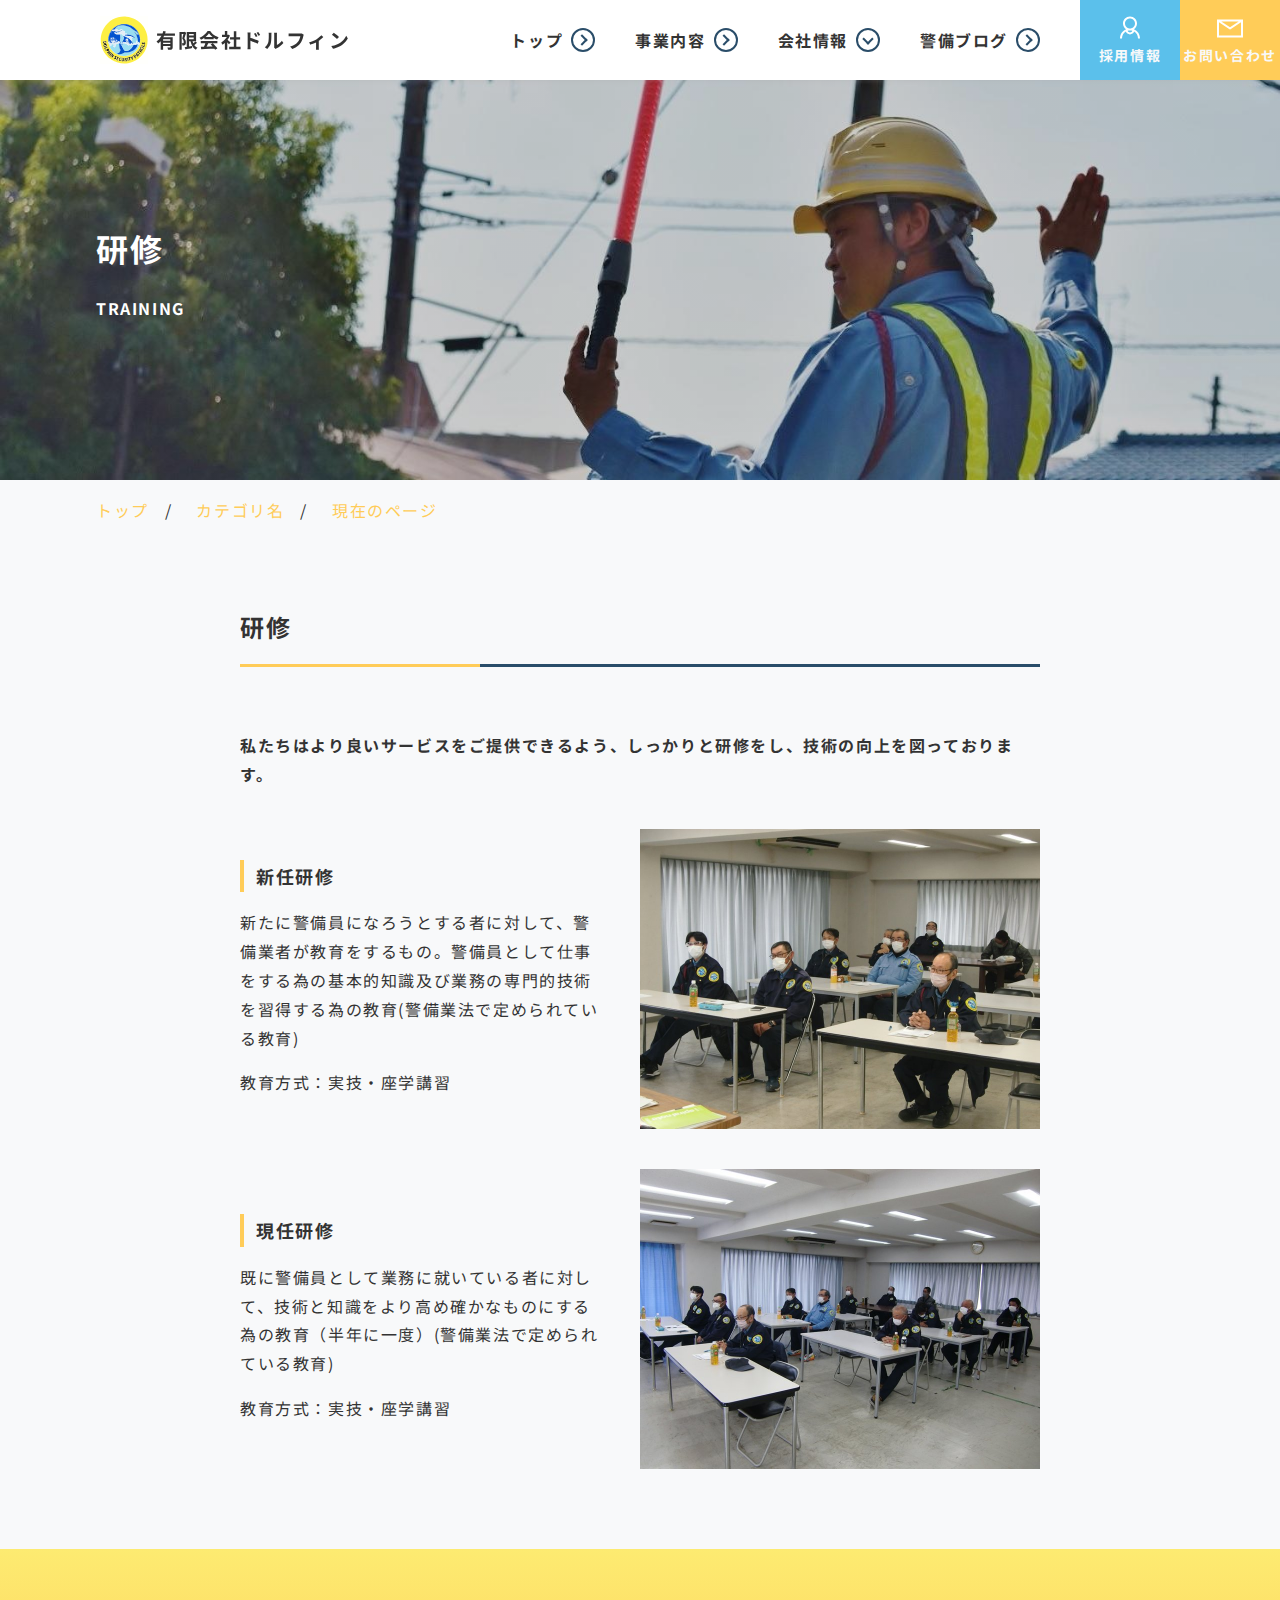
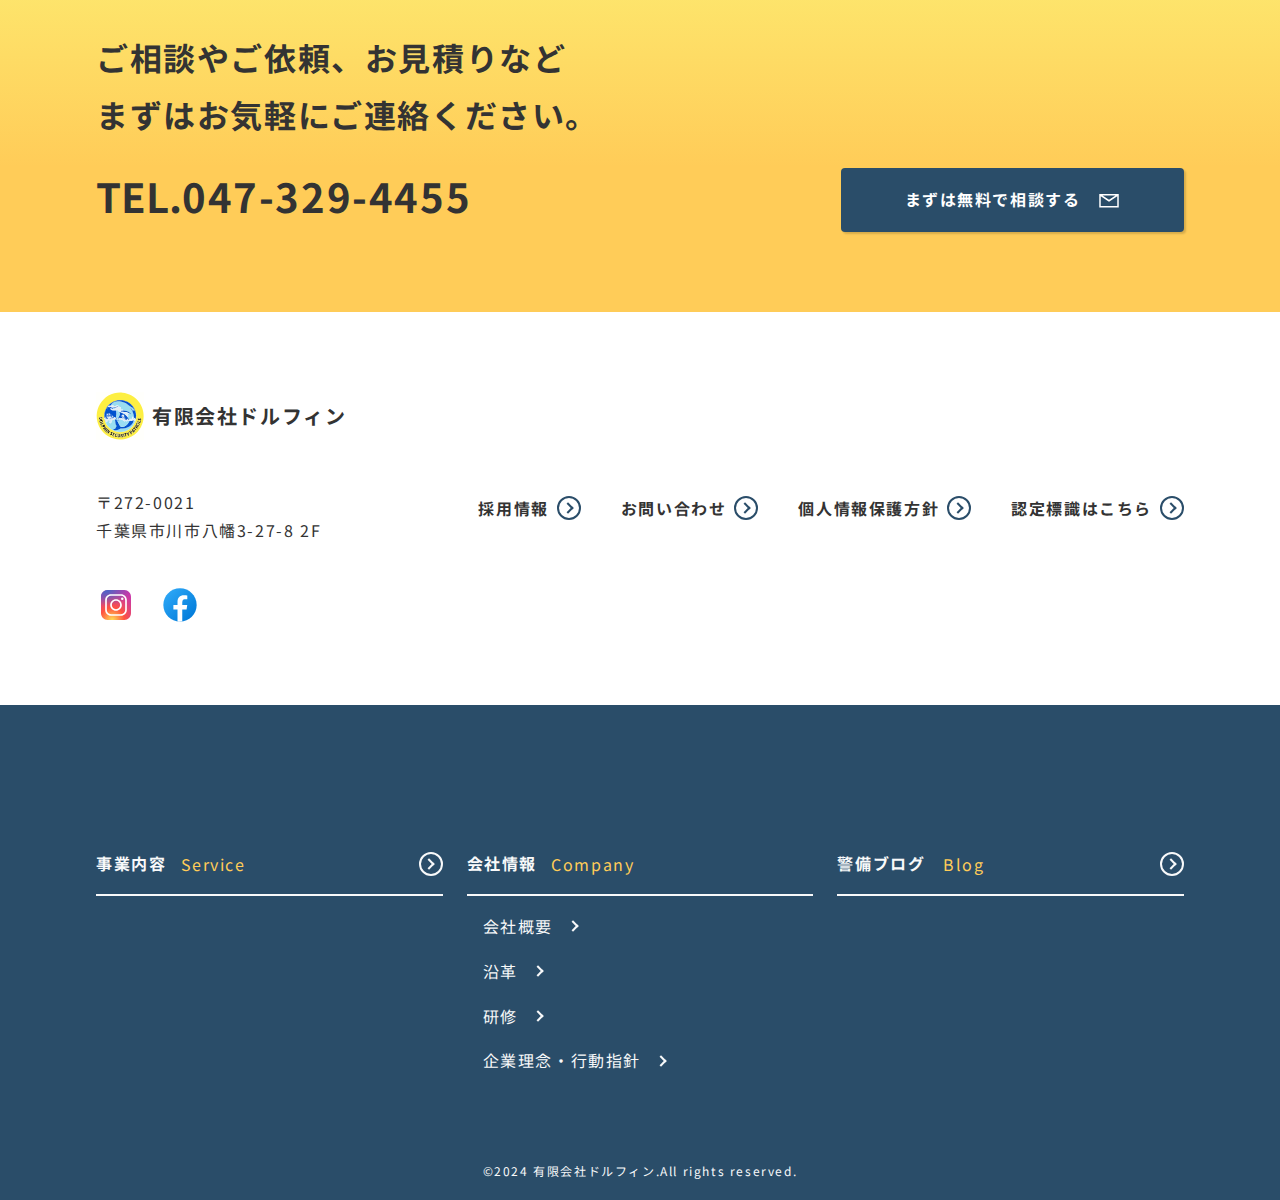
<file: training.html>
<!DOCTYPE html>
<html lang="ja">
<head>
  <meta charset="UTF-8">
  <meta name="viewport" content="width=device-width, initial-scale=1.0">
  <title>研修 | 有限会社ドルフィン - 安全と信頼を育む教育プログラム</title>
  <meta
    name="description"
    content="有限会社ドルフィンの研修ページ。交通誘導警備やイベント警備の現場で必要な知識や技術を育む充実した教育プログラムについてご紹介します。"
  />
  <meta name="format-detection" content="telephone=no" />
  <!-- favicon/web-clip-icon -->
  <link rel="icon" href="images/favicon.ico" type="image/x-icon" />
  <link rel="icon" href="images/favicon-32x32.png" type="image/png" />
  <link rel="icon" href="images/favicon-192x192.png" type="image/png" />
  <link rel="icon" href="images/favicon.svg" type="image/svg+xml" />
  <link rel="apple-touch-icon" href="images/apple-touch-icon.png" />
  <!-- ogp -->
  <meta property="og:site_name" content="有限会社ドルフィン" />
  <meta
    property="og:url"
    content=""
  />
  <meta property="og:type" content="website" />
  <meta property="og:title" content="研修 | 有限会社ドルフィン - 安全と信頼を育む教育プログラム" />
  <meta
    property="og:description"
    content="有限会社ドルフィンの研修ページ。交通誘導警備やイベント警備の現場で必要な知識や技術を育む充実した教育プログラムについてご紹介します。"
  />
  <meta
    property="og:image"
    content=""
  />
  <!--  -->
  <meta property="og:locale" content="ja_JP" />
  <meta name="twitter:card" content="summary_large_image" />
  <meta
    name="twitter:description"
    content="有限会社ドルフィンの研修ページ。交通誘導警備やイベント警備の現場で必要な知識や技術を育む充実した教育プログラムについてご紹介します。"
  />
  <meta
    name="twitter:image:src"
    content=""
  />
  <!-- google fonts -->
  <link rel="preconnect" href="https://fonts.googleapis.com">
  <link rel="preconnect" href="https://fonts.gstatic.com" crossorigin>
  <link href="https://fonts.googleapis.com/css2?family=Noto+Sans+JP:wght@100..900&display=swap" rel="stylesheet">
  <!-- css -->
  <link rel="stylesheet" href="styles/reset.css" />
  <link rel="stylesheet" href="styles/style.css" />
  <!-- js -->
  <script src="./js/main.js" defer></script>
</head>
<body class="js_body">
  <header class="l_header">
    <p class="l_header-logo">
      <a href="index.html" class="l_header-logo_link">
        <img src="./images/dolphin-icon.svg" alt="会社ロゴ" class="l_header-logo_icon" width="403" height="403">
        <span class="l_header-logo_txt">有限会社ドルフィン</span>
      </a>
    </p>
    <div class="l_header-menu js_navigation">
      <nav class="l_header-nav">
        <ul class="l_header-nav_list">
          <li class="l_header-nav_item">
            <a href="index.html" class="l_header-nav_link">
              <span class="l_header-nav_head">トップ</span>
              <div class="m_arrow-wrapper">
                <div class="m_arrow__round">
                  <div class="m_arrow m_arrow__right"></div>
                </div>            
              </div>
            </a>
          </li>
          <li class="l_header-nav_item">
            <a href="service.html" class="l_header-nav_link">
              <span class="l_header-nav_head">事業内容</span>
              <div class="m_arrow-wrapper">
                <div class="m_arrow__round">
                  <div class="m_arrow m_arrow__right"></div>
                </div>
              </div>
            </a>
          </li>
          <li class="l_header-nav_item">
            <div class="l_header-nav_link">
              <span class="l_header-nav_head">会社情報</span>
              <div class="m_arrow-wrapper">
                <div class="m_arrow__round">
                  <div class="m_arrow m_arrow__bottom"></div>
                </div>
              </div>
            </div>
            <ul class="l_header-subnav_list">
              <li class="l_header-subnav_item">
                <a href="about.html" class="l_header-subnav_link">
                  <div class="l_header-submenu_head">
                    <div class="l_header-subnav_img-wrapper">
                      <img src="./images/company-icon-b.svg" alt="会社概要アイコン" class="l_header-subnav_img" width="50" height="50">
                    </div>
                    <!-- /.l_header-subnav_img-wrapper -->
                    <span class="l_header-subnav_txt">会社概要</span>                    
                  </div>
                  <div class="m_arrow-wrapper">
                    <div class="m_arrow m_arrow__right"></div>
                  </div>
                </a>
              </li>
              <li class="l_header-subnav_item">
                <a href="history.html" class="l_header-subnav_link">
                  <div class="l_header-submenu_head">
                    <div class="l_header-subnav_img-wrapper">
                      <img src="./images/history-b.svg" alt="沿革アイコン" class="l_header-subnav_img" width="50" height="50">
                    </div>
                    <!-- /.l_header-subnav_img-wrapper -->                    
                    <span class="l_header-subnav_txt">沿革</span>
                  </div>
                  <div class="m_arrow-wrapper">
                    <div class="m_arrow m_arrow__right"></div>
                  </div>
                </a>
              </li>
              <li class="l_header-subnav_item">
                <a href="training.html" class="l_header-subnav_link">
                  <div class="l_header-submenu_head">
                    <div class="l_header-subnav_img-wrapper">
                      <img src="./images/training-icon-b.svg" alt="研修アイコン" class="l_header-subnav_img" width="64" height="64">
                    </div>
                    <!-- /.l_header-subnav_img-wrapper -->
                    <span class="l_header-subnav_txt">研修</span>                    
                  </div>
                  <div class="m_arrow-wrapper">
                    <div class="m_arrow m_arrow__right"></div>
                  </div>
                </a>
              </li>
              <li class="l_header-subnav_item">
                <a href="philosophy.html" class="l_header-subnav_link">
                  <div class="l_header-submenu_head">
                    <div class="l_header-subnav_img-wrapper">
                      <img src="./images/philosophy-icon-b.svg" alt="企業理念・行動指針アイコン" class="l_header-subnav_img" width="64" height="64">
                    </div>
                    <!-- /.l_header-subnav_img-wrapper -->
                    <span class="l_header-subnav_txt">企業理念・行動指針</span>                    
                  </div>
                  <div class="m_arrow-wrapper">
                    <div class="m_arrow m_arrow__right"></div>
                  </div>
                </a>
              </li>

            </ul>
          </li>
          <li class="l_header-nav_item">
            <a href="blog.html" class="l_header-nav_link">
              <span class="l_header-nav_head">警備ブログ</span>
              <div class="m_arrow-wrapper">
                <div class="m_arrow__round">
                  <div class="m_arrow m_arrow__right"></div>
                </div>
              </div>
            </a>
          </li>
        </ul>
      </nav>
      <div class="l_header-menu_ctas">
        <div class="l_header-menu_cta l_header-menu_cta__recruit">
          <a href="recruit.html" class="l_header-menu_cta__link">
            <div class="l_header-menu_cta_inner">
              <div class="l_header-menu_cta_img-wrapper">
                <img src="./images/recruit-icon.svg" alt="採用アイコン" class="l_header-menu_cta_img" width="64" height="64">
              </div>
              <!-- /.l_header-menu_cta_img-wrapper -->
              <p class="l_header-menu_cta_head">採用情報</p>              
            </div>
            <!-- /.l_header-menu_cta_inner -->
          </a>
        </div>
        <!-- /.l_header-menu_cta -->
        <div class="l_header-menu_cta l_header-menu_cta__contact">
          <a href="contact.html" class="l_header-menu_cta__link">
            <div class="l_header-menu_cta_inner">
              <div class="l_header-menu_cta_img-wrapper">
                <img src="./images/mail-icon-w.svg" alt="メールアイコン" class="l_header-menu_cta_img" width="64" height="64">
              </div>
              <!-- /.l_header-menu_cta_img-wrapper -->
              <p class="l_header-menu_cta_head">お問い合わせ</p>               
            </div>
          </a>
        </div>
        <!-- /.l_header-menu_cta -->
      </div>
      <!-- /.l_header-menu_ctas -->
    </div>
    <!-- /.l_header-menu -->

    <button class="m_hamburger js_hamburger">
      <span class="m_hamburger-bar"></span>
      <span class="m_hamburger-bar"></span>
      <span class="m_hamburger-bar"></span>
    </button>
  </header>

  <button class="m_page-top js_page-top">
    <img src="./images/up-icon.svg" alt="ページ上部に移動する" class="m_page-top_img" />
  </button>
  <!-- /.m_page-top -->
  
  <div class="m_kv" id="top">
    <div class="m_kv-inner l_container-lg">
      <div class="m_kv-box">
        <h1 class="m_kv-title">研修</h1>
        <p class="m_kv-title_sub">TRAINING</p>
      </div>
      <!-- /.m_kv-box -->
    </div>
    <!-- /.m_kv-inner -->
  </div>
  <!-- /.m_kv -->

  <nav class="m_breadcrumb l_container-lg">
    <ul>
      <li>
        <a href="/">トップ</a>
        <span>/</span>
      </li>
      <li>
        <a href="/category">カテゴリ名</a>
        <span>/</span>
      </li>
      <li>現在のページ</li>
    </ul>
  </nav>

  <main class="l_main">
    <div class="l_contents-sm">
      <div class="l_container-sm">
        <div class="m_section-title">
          <h2 class="m_section-title_txt">研修</h2>
        </div>
        <!-- /.m_section-title -->
        <p class="training_desc">私たちはより良いサービスをご提供できるよう、しっかりと研修をし、技術の向上を図っております。</p>
        <div class="training_info-box">
          <div class="training_info_img-wrapper">
            <img src="./images/training01.jpg" alt="" class="training_info_img" width="800" height="600">
          </div>
          <!-- /.training_info_img-wrapper -->
          <div class="training_info_content">
            <h3 class="training_info-title">新任研修</h3>
            <p class="training_info-txt">
              新たに警備員になろうとする者に対して、警備業者が教育をするもの。警備員として仕事をする為の基本的知識及び業務の専門的技術を習得する為の教育(警備業法で定められている教育)
            </p>
            <p class="training_info-txt">教育方式：実技・座学講習</p>
          </div>
          <!-- /.training_info_content -->
        </div>
        <!-- /.training_info-box -->
        <div class="training_info-box">
          <div class="training_info_img-wrapper">
            <img src="./images/training02.jpg" alt="" class="training_info_img" width="800" height="600">
          </div>
          <!-- /.training_info_img-wrapper -->
          <div class="training_info_content">
            <h3 class="training_info-title">現任研修</h3>
            <p class="training_info-txt">
              既に警備員として業務に就いている者に対して、技術と知識をより高め確かなものにする為の教育（半年に一度）(警備業法で定められている教育)
            </p>
            <p class="training_info-txt">教育方式：実技・座学講習</p>
          </div>
          <!-- /.training_info_content -->
        </div>
        <!-- /.training_info-box -->
      </div>
      <!-- /.l_container-sm -->
    </div>
    <!-- /.l_contents -->

    <div class="m_cta__form">
      <div class="l_container-lg">
        <div class="m_cta__form-inner">
          <div class="m_cta__form_content">
            <p class="m_cta__form-txt">
              ご相談やご依頼、お見積りなど<br
              />まずはお気軽にご連絡ください。
            </p>
            <p class="m_cta__form-tel">
              <span class="m_cta__form-tel_txt">TEL.</span>047-329-4455
            </p>
          </div>
          <!-- /.m_cta__form_content -->
          <div class="m_form_btn-wrapper">
            <a href="contact.html" class="m_btn m_form_btn">
              まずは無料で相談する
            </a>
          </div>
          <!-- /.top_service_btn-wrapper -->             
        </div>
        <!-- /.m_cta__form-inner -->
      </div>
      <!-- /.l_container-lg -->
    </div>
    <!-- /.m_cta__form -->
  </main>

  <footer class="l_footer">
    <div class="l_container-lg">
      <div class="l_footer_info">
        <div class="l_footer_info_contents">
          <h1 class="l_footer-logo">
            <a href="index.html" class="l_footer-logo_link">
              <img src="./images/dolphin-icon.svg" alt="会社ロゴ" class="l_footer-logo_icon" width="403" height="403">
              <span class="l_footer-logo_txt">有限会社ドルフィン</span>
            </a>
          </h1>
          <p class="l_footer_address">
            〒272-0021<br
            />千葉県市川市八幡3-27-8 2F
          </p>
          <div class="l_footer_sns-info">
            <div class="l_footer_sns-wrapper">
              <a 
                href="https://www.instagram.com/dolphin.co.ltd?utm_source=ig_web_button_share_sheet&igsh=ZDNlZDc0MzIxNw==" 
                class="l_footer_sns-link"
                target="_blank"
                rel="noopener noreferrer"
              >
                <img src="./images/instagram-icon.svg" alt="" class="l_footer_sns" width="96" height="96">
              </a>
            </div>
            <!-- /.l_footer_sns-wrapper -->
            <div class="l_footer_sns-wrapper">
              <a 
                href="https://www.facebook.com/DSPChiba/" 
                class="l_footer_sns-link"
                target="_blank"
                rel="noopener noreferrer"
              >
                <img src="./images/facebook-icon.svg" alt="" class="l_footer_sns" width="96" height="96">
              </a>
            </div>
            <!-- /.l_footer_sns-wrapper -->
          </div>
          <!-- /.l_footer_sns-info -->
        </div>
        <!-- /.l_footer_info_contents -->
        <div class="l_footer-cta">
          <nav class="l_footer-cta_menu">
            <ul class="l_footer-cta_list">
              <li class="l_footer-cta_item">
                <a href="recruit.html" class="l_footer-cta_link">
                  <span class="l_footer-cta_txt">採用情報</span>
                  <div class="m_arrow-wrapper">
                    <div class="m_arrow__round">
                      <div class="m_arrow m_arrow__right"></div>
                    </div>
                    <!-- /.m_arrow__round -->
                  </div>
                  <!-- /.m_arrow-wrapper -->
                </a>
              </li>
              <li class="l_footer-cta_item">
                <a href="contact.html" class="l_footer-cta_link">
                  <span class="l_footer-cta_txt">お問い合わせ</span>
                  <div class="m_arrow-wrapper">
                    <div class="m_arrow__round">
                      <div class="m_arrow m_arrow__right"></div>
                    </div>
                    <!-- /.m_arrow__round -->
                  </div>
                  <!-- /.m_arrow-wrapper -->
                </a>
              </li>
              <li class="l_footer-cta_item">
                <a href="privacy.html" class="l_footer-cta_link">
                  <span class="l_footer-cta_txt">個人情報保護方針</span>
                  <div class="m_arrow-wrapper">
                    <div class="m_arrow__round">
                      <div class="m_arrow m_arrow__right"></div>
                    </div>
                    <!-- /.m_arrow__round" -->
                  </div>
                  <!-- /.m_arrow-wrapper -->
                </a>
              </li>
              <li class="l_footer-cta_item">
                <a href="" class="l_footer-cta_link">
                  <span class="l_footer-cta_txt">認定標識はこちら</span>
                  <div class="m_arrow-wrapper">
                    <div class="m_arrow__round">
                      <div class="m_arrow m_arrow__right"></div>
                    </div>
                    <!-- /.m_arrow__round -->
                  </div>
                  <!-- /.m_arrow-wrapper -->
                </a>
              </li>
            </ul>
          </nav>
        </div>
        <!-- /.l_footer-cta -->
      </div>
      <!-- /.l_footer_info -->
    </div>
    <!-- /.l_container-lg -->
    <div class="l_footer-menu">
      <div class="l_container-lg">
        <div class="l_footer-menu_cta">
          <ul class="l_footer-menu_cta-list">
            <li class="l_footer-menu_cta-item">
              <a href="recruit.html" class="l_footer-menu_cta-link">
                <span class="l_footer-menu_cta-head l_footer-menu_cta-head__recruit">採用情報</span>
                <!-- <span class="l_footer-menu_cta-sub">Recruit</span> -->
                <div class="m_arrow-wrapper">
                  <div class="m_arrow__round">
                    <div class="m_arrow m_arrow__right"></div>
                  </div>
                  <!-- /.m_arrow__round -->
                </div>
                <!-- /.m_arrow-wrapper -->
              </a>
            </li>
            <li class="l_footer-menu_cta-item">
              <a href="contact.html" class="l_footer-menu_cta-link">
                <span class="l_footer-menu_cta-head l_footer-menu_cta-head__contact">お問い合わせ</span>
                <!-- <span class="l_footer-menu_cta-sub">Contact</span> -->
                <div class="m_arrow-wrapper">
                  <div class="m_arrow__round">
                    <div class="m_arrow m_arrow__right"></div>
                  </div>
                  <!-- /.m_arrow__round -->
                </div>
                <!-- /.m_arrow-wrapper -->
              </a>
            </li>
            <li class="l_footer-menu_cta-item">
              <a href="privacy.html" class="l_footer-menu_cta-link">
                <span class="l_footer-menu_cta-head l_footer-menu_cta-head__privacy">個人情報保護方針</span>
                <!-- <span class="l_footer-menu_cta-sub">Privacy Policy</span> -->
                <div class="m_arrow-wrapper">
                  <div class="m_arrow__round">
                    <div class="m_arrow m_arrow__right"></div>
                  </div>
                  <!-- /.m_arrow__round -->
                </div>
                <!-- /.m_arrow-wrapper -->
              </a>
            </li>
            <li class="l_footer-menu_cta-item">
              <a href="" class="l_footer-menu_cta-link">
                <span class="l_footer-menu_cta-head l_footer-menu_cta-head__certification">認定標識はこちら</span>
                <!-- <span class="l_footer-menu_cta-sub">Privacy Policy</span> -->
                <div class="m_arrow-wrapper">
                  <div class="m_arrow__round">
                    <div class="m_arrow m_arrow__right"></div>
                  </div>
                  <!-- /.m_arrow__round -->
                </div>
                <!-- /.m_arrow-wrapper -->
              </a>
            </li>
          </ul>
        </div>
        <!-- /.l_footer-menu_cta -->
        <div class="l_footer-menu_lowlayer-page">
          <ul class="l_footer-menu_lowlayer-page-list">
            <li class="l_footer-menu_lowlayer-page-item">
              <a href="service.html" class="l_footer-menu_lowlayer-page-link">
                <span class="l_footer-menu_lowlayer-page-head l_footer-menu_lowlayer-page-head__service">事業内容</span>
                <!-- <span class="l_footer-menu_lowlayer-page-sub">Service</span> -->
                <div class="m_arrow-wrapper">
                  <div class="m_arrow__round">
                    <div class="m_arrow m_arrow__right"></div>
                  </div>
                  <!-- /.m_arrow__round -->
                </div>
                <!-- /.m_arrow-wrapper -->
              </a>
            </li>
            <li class="l_footer-menu_lowlayer-page-item">
              <div class="l_footer-menu_lowlayer-page-link">
                <span class="l_footer-menu_lowlayer-page-head l_footer-menu_lowlayer-page-head__company">会社情報</span>
                <!-- <span class="l_footer-menu_lowlayer-page-sub">Company</span> -->
              </div>
              <!-- /.l_footer-menu_lowlayer-page-link -->
              <ul class="l_footer-menu_lowlayer-page-submenu-list">
                <li class="l_footer-menu_lowlayer-page-submenu-item">
                  <a href="about.html" class="l_footer-menu_lowlayer-page-submenu-link">
                    <span class="l_footer-menu_lowlayer-page-submenu-head">会社概要</span>
                    <div class="m_arrow-wrapper">
                      <div class="m_arrow m_arrow__right"></div>
                    </div>
                    <!-- /.m_arrow-wrapper -->
                  </a>
                </li>
                <li class="l_footer-menu_lowlayer-page-submenu-item">
                  <a href="history.html" class="l_footer-menu_lowlayer-page-submenu-link">
                    <span class="l_footer-menu_lowlayer-page-submenu-head">沿革</span>
                    <div class="m_arrow-wrapper">
                      <div class="m_arrow m_arrow__right"></div>
                    </div>
                    <!-- /.m_arrow-wrapper -->
                  </a>
                </li>
                <li class="l_footer-menu_lowlayer-page-submenu-item">
                  <a href="training.html" class="l_footer-menu_lowlayer-page-submenu-link">
                    <span class="l_footer-menu_lowlayer-page-submenu-head">研修</span>
                    <div class="m_arrow-wrapper">
                      <div class="m_arrow m_arrow__right"></div>
                    </div>
                    <!-- /.m_arrow-wrapper -->
                  </a>
                </li>
                <li class="l_footer-menu_lowlayer-page-submenu-item">
                  <a href="philosophy.html" class="l_footer-menu_lowlayer-page-submenu-link">
                    <span class="l_footer-menu_lowlayer-page-submenu-head">企業理念・行動指針</span>
                    <div class="m_arrow-wrapper">
                      <div class="m_arrow m_arrow__right"></div>
                    </div>
                    <!-- /.m_arrow-wrapper -->
                  </a>
                </li>
              </ul>
            </li>
            <li class="l_footer-menu_lowlayer-page-item">
              <a href="blog.html" class="l_footer-menu_lowlayer-page-link">
                <span class="l_footer-menu_lowlayer-page-head l_footer-menu_lowlayer-page-head__blog">警備ブログ</span>
                <!-- <span class="l_footer-menu_lowlayer-page-sub">Blog</span> -->
                <div class="m_arrow-wrapper">
                  <div class="m_arrow__round">
                    <div class="m_arrow m_arrow__right"></div>
                  </div>
                  <!-- /.m_arrow__round -->
                </div>
                <!-- /.m_arrow-wrapper -->
              </a>
            </li>
          </ul>
        </div>
        <!-- /.l_footer-menu_lowlayer-page -->
      </div>
      <!-- /.l_container-lg -->
    </div>
    <!-- /.l_footer-menu -->
    <p class="l_footer-copyright">
      <small class="l_footer-copyright_txt">&copy;2024 有限会社ドルフィン.All rights reserved.</small>
    </p>
  </footer>
</body>
</html>
</file>
<file: styles/style.css>
/* ---------- base ---------- */
:root {
  --white-color: #fff;
  --black-color: #333333;
  --base-color: #F8F9FA;
  --main-color: #FFCC58;
  --main-gradation-color: #FDCB58;
  --accent-color: #2A4D69;
  --point-color: #5BC0EB;
  --gray-color: #666666;
}

:root {
  --content-width-sm: 800px;
  --content-width: 960px;
  --content-width-lg: 1088px;
}

:root {
  /* z-index管理用の変数 */
  --z-index-back: -1;
  --z-index-default: 1;
  --z-index-page-top: 50;
  --z-index-header: 100;
  --z-index-menu: 150;
  --z-index-modal: 200;
}

body {
  color: var(--black-color);
  font-size: 16px;
  font-family: "Noto Sans JP", sans-serif;
  line-height: 1.8;
  letter-spacing: 0.1em;
  background-color: var(--base-color);
}

img {
  /* height: 100%; */
  width: 100%; /* 画像のサイズを親要素の横幅に合わせたい場合。 */
  height: auto; /* 画像のサイズを親要素の高さに合わせたいならwidth: auto; height: 100%; にする。 */
  object-fit: cover; /* もし表示させたい比率と画像の比率が異なると画像が歪むので、object-fitによって制御する。 */
}

@media screen and (min-width: 375px) {
  .u_sm-dn {
    display: none;
  }
}

@media screen and (min-width: 768px) {
  .u_md-dn {
    display: none;
  }
}

@media screen and (min-width: 1088px) {
  .u_lg-dn {
    display: none;
  }
}

/* ---------- layout ---------- */
.l_container-sm,
.l_container,
.l_container-lg {
  width: 100%;
  padding: 0 16px;
  margin: 0 auto;
}

.l_container-sm {
  max-width: calc(var(--content-width-sm) + 32px);
}

.l_container {
  max-width: calc(var(--content-width) + 32px);
}

.l_container-lg {
  max-width: calc(var(--content-width-lg) + 32px);
}

.l_contents {
  padding: 120px 0;
}

.l_contents-sm {
  padding: 80px 0;
}

/* ---------- l_header ----------- */
.l_header {
  height: 72px;
  width: 100%;
  padding: 0 16px;
  display: flex;
  align-items: center;
  justify-content: space-between;
  box-shadow: 2px 2px 4px rgba(170, 170, 170, 0.16);
  background-color: var(--white-color);
  position: fixed;
  z-index: var(--z-index-header);
}

@media screen and (min-width: 1088px) {
  .l_header {
    height: 80px;
    padding: 0 0 0 40px;
  }
}

@media screen and (min-width: 1200px) {
  .l_header {
    height: 80px;
    padding: 0 0 0 100px;
  }
}

.l_header-logo {
  height: 100%;
}

.l_header-logo_link {
  display: flex;
  align-items: center;
  gap: 0 8px;
  height: 100%;
}

.l_header-logo_icon {
  width: 48px;
  height: 48px;
}

.l_header-logo_txt {
  font-size: 20px;
  font-weight: bold;
  font-family: 'myriad-pro', "Noto Sans JP", sans-serif;
}

.l_header-menu {
  height: calc(100vh - 72px);
  width: 300px;
  position: fixed;
  top: 72px;
  right: 0;
  bottom: 0;
  background-color: var(--base-color);
  z-index: var(--z-index-menu);
}

@media screen and (min-width: 1088px) {
  .l_header-menu {
    height: 80px;
    width: auto;
    display: flex;
    align-items: center;
    gap: 40px;
    top: 0;
    right: 0;
    background-color: var(--white-color);
  }
}

@media screen and (min-width: 1088px) {
  .l_header-nav {
    height: 100%;
    display: flex;
    align-items: center;
  }
}

@media screen and (min-width: 1088px) {
  .l_header-nav_list {
    height: 100%;
    display: flex;
    align-items: center;
    gap: 40px;
  }
}

.l_header-nav_item {
  padding: 16px;
  border-bottom: 4px solid var(--white-color);
  position: relative;
  cursor: pointer;
}

.l_header-nav_item.is-open {
  padding: 16px 16px 0 16px; /* サブメニューが開いたときの余白 */
}

@media screen and (min-width: 1088px) {
  .l_header-nav_item.is-open {
    padding: 0; /* サブメニューが開いたときの余白 */
  }
}

@media screen and (min-width: 1088px) {
  .l_header-nav_item {
    height: 100%;
    border-bottom: none;
    padding: 0;
  }
}

@media screen and (min-width: 1088px) {
  .l_header-nav_item::after {
    content: "";
    position: absolute;
    bottom: 0;
    left: 0;
    width: 0;
    height: 4px;
    background-color: var(--main-color);
    transition: width 0.3s ease;
  }

  .l_header-nav_item:hover::after {
    width: 100%;
  }
}

.l_header-nav_link {
  height: 100%;
  display: flex;
  align-items: center;
  justify-content: space-between;
  gap: 8px;
}

.l_header-nav_link:hover .m_arrow-wrapper {
  transform: translateX(5px);
}

.l_header-nav_item:nth-child(3n) .l_header-nav_link:hover .m_arrow-wrapper {
  transform: translateY(5px);
}

.l_header-nav_head {
  font-weight: bold;
}

.l_header-subnav_list {
  height: 0; /* 初期状態で非表示 */
  overflow: hidden; /* 内容がはみ出さないようにする */
  background-color: var(--base-color); /* 必要に応じて背景色を指定 */
  transition: height 0.3s ease, margin-top 0.03s ease; /* スムーズなスライド */
}

@media screen and (min-width: 1088px) {
  .l_header-subnav_list {
    position: absolute;
    top: 100%; /* l_header の高さに合わせる */
    left: 0;
    width: 100%; /* 横幅は親要素全体に揃える */
  }
}

.l_header-subnav_list.is-open {
  margin-top: 16px; /* "open" クラスがあるときだけ適用 */
  width: 286px;
}

@media screen and (min-width: 1088px) {
  .l_header-subnav_list.is-open {
    margin-top: 0; /* "open" クラスがあるときだけ適用 */
  }
}

.l_header-subnav_item {
  padding: 16px 48px 16px 16px;
  border-top: 2px solid var(--white-color);
}

.l_header-subnav_link {
  display: flex;
  align-items: center;
  justify-content: space-between;
}

.l_header-subnav_link:hover .m_arrow-wrapper {
  transform: translateX(5px);
}

.l_header-submenu_head {
  height: 100%;
  display: flex;
  /* align-items: center; */
  gap: 16px;
}

.l_header-subnav_img-wrapper {
  width: 24px;
  /* height: 24px; */
}

.l_header-subnav_txt {
  font-weight: bold;
  font-size: 14px;
}

.l_header-menu_ctas {
  display: flex;
  height: 100px;
}

@media screen and (min-width: 1088px) {
  .l_header-menu_ctas {
    height: 80px;
  }
}

.l_header-menu_cta {
  height: 100%;
  width: 150px;
}

@media screen and (min-width: 1088px) {
  .l_header-menu_cta {
    width: 100px;
  }
}

.l_header-menu_cta__link {
  display: block;
  height: 100%;
  width: 100%;
  position: relative;
}

.l_header-menu_cta_inner {
  position: absolute;
  top: 50%;
  left: 50%;
  transform: translate(-50%, -50%);
  width: 100%;
}

.l_header-menu_cta__recruit {
  background-color: var(--point-color);
  transition: background-color 0.3s ease;
}

.l_header-menu_cta__recruit:hover {
  background-color: var(--accent-color);
}


.l_header-menu_cta__contact {
  background-color: var(--main-color);
  transition:  opacity 0.3s ease;
}

.l_header-menu_cta__contact:hover {
  opacity: 0.7;
}

.l_header-menu_cta_img-wrapper {
  width: 32px;
  height: 32px;
  margin: 0 auto;
}

.l_header-menu_cta_head {
  font-size: 14px;
  font-weight: bold;
  text-align: center;
  color: var(--base-color);
}

/* ---------- m_hamburger ---------- */
.m_hamburger {
  width: 32px;
  height: 24px;
  /* 高さと幅実数指定 */
  position: relative;
  /* barの位置指定のための基準 */
  z-index: var(--z-index-menu);
  /* 150（headerは100） */
}

@media screen and (min-width: 1088px) {
  .m_hamburger {
    display: none;
    /* PCサイズでhamburgerメニューは非表示 */
  }
}

.m_hamburger-bar {
  width: 100%;
  height: 3px;
  display: block;
  /* インライン要素にはブロックレベル要素と同様に
  幅や高さを指定することができます。
  したがって、<span>要素にwidthやheightを指定することは有効です。
  ただし、インライン要素に width と height を指定した場合、その要素は指定された幅と高さを持ちますが、その要素が周囲の要素とどのように相互作用するかは異なります。
  インライン要素は通常、テキストなどの他の要素と横並びに表示されるため、その幅と高さはそのコンテンツに合わせて調整される可能性があります。
  そのため、width と height の指定は、周囲のレイアウトや要素との相互作用に影響を与えることがあります。
  一方、ブロック要素は通常、幅と高さを持ち、その要素が親要素内でどのようにレイアウトされるかを制御します。したがって、通常はブロック要素に width と height を指定する方が適しています。 */
  position: absolute;
  left: 50%;
  /* 左から50% */
  background: var(--black-color);
  transition: 0.3s;
  /* hamburgerとバツ印のアニメーションの切り替わりが緩やかに */
}

.m_hamburger-bar:first-child {
  top: 0;
  transform: translate(-50%, 0);
  /* translate(x, y)
  xは横軸。left: 50%した後の要素の半分を戻すために―50%。※3本共通
  yは縦軸。hamburger―barの上のラインがhamburgerの上のラインに重なるため上手く収まっており調整しなくてよい。 */
}

.m_hamburger-bar:nth-child(2) {
  top: 50%;
  transform: translate(-50%, -50%);
/* translate(x, y)
  xは横軸。left: 50%した後の要素の半分を戻すために―50%。※3本共通
  yは縦軸。top:50%;としたことでhamburger―barの上のラインがhamburgerの中央のラインに重なるため中央配置になっていない。
  hamburger―barの要素の半分だけ上に配置させて中央配置させる。*/
}

.m_hamburger-bar:last-child {
  top: 100%;
  transform: translate(-50%, -100%);
  /* translate(x, y)
  xは横軸。left: 50%した後の要素の半分を戻すために―50%。※3本共通
  yは縦軸。top:100%;としたことでhamburger―barの上のラインがhamburgerの下のラインに重なるため、うまく枠に収まっていない。
  hamburger―barの要素の全部を上に移動させてhamburger―barの下のラインがhamburgerの下のラインに重なるようにする。*/
}

/* ---------- js/ l_header-nav & m_hamburger ---------- */
.js_body.is-active {
  overflow: hidden;
  /* スマホでハンバーガーメニュー表示時には
  画面全体のスクロールを固定する。
  ※overflow: hidden;をbody要素に適用することで、画面全体のスクロールを固定することができます。
  そもそもスクロールできるのは縦長にな画面幅をはみ出しているから。
  そのはみ出した部分をoverflow: hidden;することで見えている画面よりも高さを持たなくなり固定される。*/
}

.js_navigation {
  /* SP時（ハンバーガーメニュークリックされていない
  ＝ナビゲーションメニュー開いておらず透明で重なっている） */
  pointer-events: none;
  /* その要素にマウスやタッチイベントの対象としての機能を
  無効にする効果があります。
  具体的には、その要素に対するマウスイベントやタッチイベントが無視され、
  その下の要素にイベントが透過されるようになります。
  例えば、pointer-events: none; を持つ要素の上に別の要素がある場合、
  通常はその上の要素にマウスイベントが伝播されません。
  そのため、ユーザーがその要素上でクリックしたり、
  マウスオーバーしたりすることができません。
  このプロパティは、特定の要素をクリック可能な状態から
  外す必要がある場合や、要素が画面上に表示されるがイベントを
  受け付けないようにする場合に有用です。 */

  opacity: 0;
  /* 透明で画面いっぱいに重なっている */
  
  transition: opacity 0.5s;
  /* 透明の切り替わりが若干緩やかに */
}

@media screen and (min-width: 1088px) {
  .js_navigation {
    /* PC時の指定 （navigationは白バック縦並びではなく
    header-logoと横並び表示）
    ※横並び指定や主なスタイルは「.l_header-nav」当たりで指定済み
    ここでは上記SP時の「js_navigation」の指定を取り消す
    ※SP時ではis-activeによって表示非表示を切り替えるが
    PC時ではis-activeがなくても表示*/
    pointer-events: auto;
    /* 要素に対するマウスやタッチイベントの対象としての機能を
    有効にする効果があります。つまり、このプロパティを指定することで、
    要素は通常通りマウスイベントやタッチイベントを受け付けるようになります。
    このプロパティは、none 値で無効にした pointer events を元に戻す際に使用されます。
    特定の要素においてマウスやタッチイベントの処理を再び有効にしたい場合に使われます。 */
    opacity: 1;
    /* 透明解除で表示 */
  }
}

.js_navigation.is-active {
  /* SP時（ハンバーガーメニューをクリックして白バック縦並びnavigation表示） */
  opacity: 1;
  /* 白バック縦並びナビゲーションメニュー表示 */

  pointer-events: inherit;
  /* 子要素は親要素の設定を引き継ぎ、
  親要素と同じ pointer events の振る舞いをするようになります
  親要素に直接 pointer-eventsプロパティが指定されていない場合、 
  pointer-events: inherit; は親要素のデフォルト値を継承します。
  通常、親要素のデフォルト値は auto です。
  つまり、pointer-events: inherit; を使用すると、
  親要素の pointer-events プロパティが auto の場合と同じように振る舞います。
  したがって、親要素の pointer-events プロパティのデフォルト値（通常は auto）を継承し、
  その要素にマウスイベントが有効になります。 */
}

.js_hamburger.is-active .m_hamburger-bar:first-child {
  /* js_hamburgerがis-activeになったときの、その子要素のm_hamburger-barのfirst-childのスタイル */
  top: 50%;
  transform: translate(-50%, 0) rotate(45deg);
  /* last-childと同じ高さにして反対の傾きにすることで「✕」になる。 */
}

.js_hamburger.is-active .m_hamburger-bar:nth-child(2) {
  /* js_hamburgerがis-activeになったときの、その子要素のm_hamburger-barのnth-child(2)のスタイル */
  opacity: 0;
  /* 透明にする */
}

.js_hamburger.is-active .m_hamburger-bar:last-child {
  /* js_hamburgerがis-activeになったときの、その子要素のm_hamburger-barのlast-childのスタイル */
  top: 50%;
  transform: translate(-50%, 0) rotate(-45deg);
  /* first-childと同じ高さにして反対の傾きにすることで「✕」になる。 */
}

/* ---------- l_footer ---------- */
.l_footer {
  background-color: var(--white-color);
}

.l_footer_info {
  padding: 80px 0;
  text-align: center;
}

@media screen and (min-width: 768px) {
  .l_footer_info {
    display: flex;
    align-items: center;
    justify-content: space-between;
    text-align: left;
  }
}

.l_footer-logo {
  height: 100%;
  display: inline-block;
}

.l_footer-logo_link {
  display: flex;
  align-items: center;
  gap: 0 8px;
  height: 100%;
}

.l_footer-logo_icon {
  width: 48px;
  height: 48px;
}

.l_footer-logo_txt {
  font-size: 20px;
  font-weight: bold;
  font-family: 'myriad-pro', "Noto Sans JP", sans-serif;
}

.l_footer_address {
  margin-top: 40px;
}

.l_footer_sns-info {
  display: flex;
  justify-content: center;
  gap: 24px;
  margin-top: 40px;
}

@media screen and (min-width: 768px) {
  .l_footer_sns-info {
    justify-content: flex-start;
  }
}

.l_footer_sns-wrapper {
  width: 40px;
  height: 40px;
}

.l_footer-cta {
    display: none;
}

@media screen and (min-width: 768px) {
  .l_footer-cta {
    display: block;
}
}

@media screen and (min-width: 768px) {
  .l_footer-cta_list {
    width: 400px;
    display: flex;
    align-items: center;
    justify-content: flex-start;
    gap: 40px;
    flex-wrap: wrap;
  }
}

@media screen and (min-width: 1088px) {
  .l_footer-cta_list {
    width: auto;
    justify-content: center;
  }
}

@media screen and (min-width: 768px) {
  .l_footer-cta_txt {
    font-weight: bold;
  }
}

@media screen and (min-width: 768px) {
  .l_footer-cta_link {
    display: flex;
    align-items: center;
    gap: 8px;
  }
}

@media screen and (min-width: 768px) {
  .l_footer-cta_link:hover .m_arrow-wrapper {
    transform: translateX(5px);
  }
}

.l_footer-menu {
  padding: 80px 0;
  background-color: var(--accent-color);
}

@media screen and (min-width: 768px) {
  .l_footer-menu_cta {
    display: none;
  }
}

.l_footer-menu_cta-item {
  padding-bottom: 16px;
  border-bottom: 2px solid var(--base-color);
}

.l_footer-menu_cta-item:not(:first-child) {
  margin-top: 16px;
}

.l_footer-menu_cta-link {
  display: flex;
  align-items: center;
  justify-content: space-between;
}

.l_footer-menu_cta-link:hover .m_arrow-wrapper{
  transform: translateX(5px);
}

.l_footer-menu_cta-head {
  font-weight: bold;
  color: var(--base-color);
  position: relative;
}

.l_footer-menu_cta-head::after {
  position: absolute;
  top: 50%;
  transform: translateY(-50%);
  left: 110%;
  font-weight: normal;
  color: var(--main-color);
  white-space: nowrap;
}

.l_footer-menu_cta-head__recruit::after {
  content: "Recruit";
}

.l_footer-menu_cta-head__contact::after {
  content: "Contact";
}

.l_footer-menu_cta-head__privacy::after {
  content: "Privacy Policy";
}

.l_footer-menu_cta-head__certification::after {
  content: "Certification";
}

.l_footer-menu_cta-sub {
  color: var(--main-color);
}

.l_footer-menu .m_arrow__round {
  border: 2px solid var(--base-color);
}

.l_footer-menu .m_arrow {
  border-top: 2px solid var(--base-color);
  border-right: 2px solid var(--base-color);
}

.l_footer-menu_lowlayer-page {
  margin-top: 64px;
}

@media screen and (min-width: 768px) {
  .l_footer-menu_lowlayer-page-list{
    display: flex;
    justify-content: center;
    gap: 24px;
  }
}

@media screen and (min-width: 768px) {
  .l_footer-menu_lowlayer-page-item {
    width: calc((100% - 48px) / 3);
  }
}

.l_footer-menu_lowlayer-page-item:not(:first-child) {
  margin-top: 16px;
}

@media screen and (min-width: 768px) {
  .l_footer-menu_lowlayer-page-item:not(:first-child) {
    margin-top: 0;
  }
}

.l_footer-menu_lowlayer-page-link {
  padding-bottom: 16px;
  border-bottom: 2px solid var(--base-color);
  display: flex;
  align-items: center;
  justify-content: space-between;
}

.l_footer-menu_lowlayer-page-link:hover .m_arrow-wrapper{
  transform: translateX(5px);
}

.l_footer-menu_lowlayer-page-head {
  font-weight: bold;
  color: var(--base-color);
  position: relative;
}

.l_footer-menu_lowlayer-page-head::after {
  position: absolute;
  top: 50%;
  transform: translateY(-50%);
  left: 120%;
  font-weight: normal;
  color: var(--main-color);
  white-space: nowrap;
}

.l_footer-menu_lowlayer-page-head__service::after {
  content: "Service";
}

.l_footer-menu_lowlayer-page-head__company::after {
  content: "Company";
}

.l_footer-menu_lowlayer-page-head__blog::after {
  content: "Blog";
}

.l_footer-menu_lowlayer-page-submenu-list {
  padding: 16px 16px 0 16px;
}


.l_footer-menu_lowlayer-page-submenu-item:not(:first-child) {
  margin-top: 16px;
}

.l_footer-menu_lowlayer-page-submenu-link {
  display: flex;
  align-items: center;
  gap: 16px;
}

.l_footer-menu_lowlayer-page-submenu-link:hover .m_arrow-wrapper {
  transform: translateX(5px);
}

.l_footer-menu_lowlayer-page-submenu-head {
  color: var(--base-color);
}

.l_footer-copyright {
  text-align: center;
  padding-bottom: 16px;
  background-color: var(--accent-color);
}

.l_footer-copyright_txt {
  font-size: 12px;
  color: var(--base-color);
}

/* ---------- m_opening ---------- */
.m_opening {
  position: fixed;
  top: 0;
  left: 0;
  right: 0;
  bottom: 0;
  z-index: var(--z-index-modal);
  /* 200 */
  /* background: var(--base-color); */
  /* background: linear-gradient(to bottom, #FDEB71 0%, #FFCC58 60%, #FFCC58 100%);; */
  background-color: var(--point-color);
  display: flex;
}

.m_opening_content {
  position: absolute;
  top: 50%;
  left: 50%;
  transform: translate(-50%, -50%);
  width: 100%;}

.m_opening_logo-wrapper {
  width: 150px;
  height: 150px;
  margin: 0 auto;
}

@media screen and (min-width: 768px) {
  .m_opening_logo-wrapper {
    width: 300px;
    height: 300px;
  }
}

.m_opening_txt {
  text-align: center;
  /* txt内のheadingとdescが中央寄せ */
  margin: auto;
}

.m_opening_heading {
  /* color: var(--accent-color); */
  color: var(--base-color);
  font-size: 28px;
  font-weight: bold;
  margin-top: 40px;
}

@media screen and (min-width: 768px) {
  .m_opening_heading {
    font-size: 48px;
  }
}

.m_opening_desc {
  /* color: var(--accent-color); */
  color: var(--base-color);
  font-weight: bold;
  font-size: 20px;
  margin-top: 16px;
  /* headingとの上下余白 */
}

@media screen and (min-width: 768px) {
  .m_opening_desc {
    font-size: 28px;
  }
}

.js_opening.is-active {
  /* オープニングアニメーションのまとまり */
  opacity: 0;
  visibility: hidden;
}
/* ---------- m_kv ----------- */
.m_kv {
  padding-top: 72px;
  height: 320px;
  /* 高さ指定 */
  background: linear-gradient(
    rgba(0, 0, 0, 0.2), /* 上部の暗さ */
    rgba(0, 0, 0, 0.2)
  ),
  url(../images/m_kv-img.jpg) center 55% / cover;
  position: relative;
  /* SP時のm_kv_boxの位置指定のための基準 */
}

@media screen and (min-width: 1088px) {
  .m_kv {
    padding-top: 80px;
    height: 480px;
  }
}

@media screen and (min-width: 1088px) {
  .m_kv-inner {
    position: relative;
    /* PC時のm_kv_boxの位置指定のための基準
    下記のPC時の配置の変更を行ったとき、m_kvが基準のままだと横に広がり過ぎるため、
    m_kv-innerとともに付与したl_container-lgの幅を最大幅として、
    そこを基準にm_kv_boxのPC時の配置を適用させる */
    height: 100%;
    /* position:relative;によってheightが効かなくなるためheight:100% */
  }
}

.m_kv-box {
  /* SP時の配置 */
  position: absolute;
  top: 47%;
  left: 50%;
  transform: translateX(-50%);
  /* 上下左右中央配置 */
  text-align: center;
  /* h1,pを中央寄せ */
  width: 80%;
  /* 親要素（m_kv-inner l_container-lg）の横幅の80%にする */
}

@media screen and (min-width: 1088px) {
  .m_kv-box {
    top: 35%;
  }
}

@media screen and (min-width: 1200px) {
  /* PC時の配置 */
  .m_kv-box {
    left: 16px;
    transform: translateX(0);
    /* left50%を16pxに変更、translateの微調整も解除 */
    text-align: left;
    /* 中央寄せから左寄寄せに変更 */
  }
}

.m_kv-title {
  font-size: 24px;
  font-weight: bold;
  color: var(--white-color);
  text-shadow: 2px 2px 2px rgba(170, 170, 170, 0.16);
}

@media screen and (min-width: 1088px) {
  .m_kv-title {
    font-size: 32px;
  }
}

.m_kv-title_sub {
  font-weight: bold;
  color: var(--white-color);
  margin-top: 16px;
  /* タイトルとdescの上下余白 */
}

/* ---------- page-top ---------- */
.m_page-top {
  /* 矢印を囲う枠 */
  width: 48px;
  height: 48px;
  border-radius: 100vh;
  position: fixed;
  bottom: 24px;
  right: -120px;
  /* bottom: 24px;およびright: -120px;により、画面の右下に固定されますが、
  初期状態では画面外に位置しています（-120px右に移動しています */
  background: var(--main-color);
  opacity: 0.5;
  transition: 0.5s;
  /* ホバーやクリックなどのイベントに対するアニメーション効果が設定されており、0.5秒かけて変化します */
  z-index: var(--z-index-page-top);
  /* 50 */
}

.m_page-top_img {
  /* 矢印 */
  width: 50%;
  height: 50%;
  /* 親要素の50％のサイズ */
  position: absolute;
  top: 50%;
  left: 50%;
  transform: translate(-50%, -50%);
  /* 親要素が position: fixed; を持つと、親要素はビューポートに固定されます。
  そのため、子要素の position: absolute; は固定された親要素を基準に位置を決めます。
  親要素の上下左右中央に配置 */
}

.js_page-top.is-active {
  right: 24px;
  /*・‐120px⇒親要素を基準に右から右に120pxに位置。
  ・24px⇒親要素を基準に右から左に24pxに位置。
  ＝ユーザーのイベントによってjs_page-topにis-activeが付与されると、
  js_page-topが右から左にスライドインして、
  position: fixed;
  bottom: 24px;
  right: -120px;⇒24pxに */
}

/* ---------- m_breadcrumb ---------- */
.m_breadcrumb {
  margin-top: 16px;
}

.m_breadcrumb ul {
  display: flex;
  gap: 24px;
}

.m_breadcrumb li {
  display: flex;
  gap: 16px;
  font-size: 14px;
}

@media screen and (min-width: 768px) {
  .m_breadcrumb li {
    font-size: 16px;
  }
}

.m_breadcrumb li:last-child {
  color: var(--main-color);
}

.m_breadcrumb a {
  color: var(--main-color);
}

.m_breadcrumb a:hover {
  text-decoration: underline;
}

/* ----------　m-section-title ----------*/
.m_section-title {
  border-bottom-width: 3px;
  border-bottom-style: solid;
  border-bottom-color: var(--main-color);
  position: relative;
}

.m_section-title::after {
  content: "";
  position: absolute;
  top: 100%;
  left: 30%;
  width: 70%;
  height: 3px;
  background-color: var(--accent-color);
}

.m_section-title_txt {
  font-weight: bold;
  font-size: 20px;
  padding-bottom: 16px;
}

@media screen and (min-width: 768px) {
  .m_section-title_txt {
    font-size: 24px;
  }
}

/* ---------- m_arrow ---------- */
.m_arrow {
  width: 8px;
  height: 8px;
  border-top: 2px solid var(--accent-color);
  border-right: 2px solid var(--accent-color);
  /* 追加 */
  transition: transform 0.3s ease;
}

.l_header-nav_item:nth-child(3).is-open > .l_header-nav_link .m_arrow {
  transform: rotate(-45deg); /* 上向き */
}

.l_header-nav_item:nth-child(3).is-open > .l_header-nav_link .m_arrow__bottom {
  transform: rotate(-45deg);
  top: 40%;
  left: 30%;
}

.m_arrow__right {
  /* transform: rotate(45deg) translateX(0); */
  transform: rotate(45deg);
}

.m_bottom-arrow {
  transform: rotate(135deg) translateX(0);
}


.m_arrow-wrapper {
  transition: transform 0.3s ease;
}


.m_arrow__round {
  width: 24px;
  height: 24px;
  border: 2px solid var(--accent-color);
  border-radius: 100vh;
  position: relative;
}

.m_arrow__round .m_arrow__right {
  position: absolute;
  top: 50%;
  transform: translateY(-50%) rotate(45deg);
  left: 24%;
}

.m_arrow__round .m_arrow__bottom {
  position: absolute;
  top: 25%;
  /* transform: translateY(-50%) rotate(135deg); */
  transform: rotate(135deg);
  left: 29%;
}

.m_arrow__round .m_arrow__bottom {
  position: absolute;
  top: 25%;
  /* transform: translateY(-50%) rotate(135deg); */
  transform: rotate(135deg);
  left: 29%;
}

/* ---------- btn ---------- */
/* divのwrapperでボタンの横幅、縦幅、上下余白を指定 */
/* 共通 */
.m_btn {
  width: 100%;
  height: 100%;
  border-radius: 4px;
  display: flex;
  align-items: center;
  justify-content: center;
  /* タグの中の要素（テキスト）を上下左右中央寄せ3点セット */
  transition: opacity 0.3s ease;
  /* ホバー時のかかる時間 */
  box-shadow: 2px 2px 2px rgba(0, 0, 0, 0.16);
  /* ボタンの影 */
  color: var(--white-color);
  font-weight: bold;
  overflow: hidden;
  /* 角がある「m_btn_input」を角を丸めた「m_btn」の幅と高さいっぱいに広げたことによりはみ出した部分を隠して丸みに収める */
}

.m_btn:hover {
  opacity: 0.9;
  /* m_btnをホバー時に0.9透明になる */
}

/* btn_right-arrow */
.m_btn__right-arrow {
  background: var(--main-color);
  display: flex;
  align-items: center;
  gap: 16px;
}

.m_btn__right-arrow:hover .m_arrow-wrapper {
  transform: translateX(5px);
}

.m_btn__right-arrow .m_arrow {
  border-top: 2px solid var(--base-color);
  border-right: 2px solid var(--base-color);
}

.m_btn__right-arrow .m_arrow__round {
  border: 2px solid var(--base-color);
}

/* ---------- m_cta_form ---------- */
.m_cta__form {
  padding: 80px 0;
  background: linear-gradient(to bottom, #FDEB71 0%, #FFCC58 60%, #FFCC58 100%);;
}

@media screen and (min-width: 450px) {
  .m_cta__form-inner {
    text-align: center;
  }
}

@media screen and (min-width: 768px) {
  .m_cta__form-inner {
    display: flex;
    align-items: flex-end;
    justify-content: space-between;
    text-align: left;
  }
}

.m_cta__form-txt {
  font-size: 20px;
  font-weight: bold;
}

@media screen and (min-width: 450px) {
  .m_cta__form-txt {
    font-size: 24px;
  }
}

@media screen and (min-width: 896px) {
  .m_cta__form-txt {
    font-size: 32px;
  }
}

.m_cta__form-tel {
  font-size: 32px;
  font-weight: bold;
  margin-top: 16px;
}

@media screen and (min-width: 896px) {
  .m_cta__form-tel {
    font-size: 40px;
  }
}

.m_cta__form-tel_txt {
  font-size: 28px;
  letter-spacing: 0;
}

@media screen and (min-width: 896px) {
  .m_cta__form-tel_txt {
    font-size: 40px;
  }
}

/* btn_form */
.m_form_btn-wrapper {
  margin: 40px auto 0;
  width: 343px;
  height: 64px;
}

.m_form_btn {
  background: var(--accent-color);
  transition: 0.5s ease;
}

.m_form_btn::after {
  content: "";
  width: 24px;
  height: 24px;
  background: url(../images/mail-icon-w.svg) center /contain no-repeat;
  margin-left: 16px;
  transition: 0.5s ease;
}

.m_form_btn-wrapper:hover .m_form_btn {
  background: var(--white-color);
  color: var(--accent-color);
  border: 3px solid var(--accent-color);
}

.m_form_btn-wrapper:hover .m_form_btn::after {
  background: url(../images/mail-icon-b.svg) center /contain no-repeat;
}

@media screen and (min-width: 768px) {
  .m_cta__form .m_form_btn-wrapper {
    margin: 40px 0 0 auto;
  }
}

/* ---------- m_recruit-cta ---------- */
.m_cta__recruit {
  background: var(--accent-color);
  padding: 80px 0;
}

.m_cta__recruit .top_section_title_main {
  color: var(--base-color);
}

.m_cta__recruit .top_section_title::before,
.m_cta__recruit .top_section_title::after {
  background-color: var(--main-color);
}

.m_cta__recruit-txt {
  margin-top: 40px;
  text-align: center;
  color: var(--base-color);
}

@media screen and (min-width: 768px) {
  .m_cta__recruit-txt {
    margin-top: 64px;
  }
}

/* btn_recruit */
.m_recruit_btn-wrapper {
  margin: 40px auto 0;
  max-width: 343px;
  height: 64px;
}

@media screen and (min-width: 768px) {
  .m_recruit_btn-wrapper {
    margin: 64px auto 0;
  }
}

.m_recruit_btn {
  background: var(--point-color);
}


/* ---------- top-kv ---------- */
.top_kv {
  height: 100vh;
  max-height: 1000px;
  padding-top: 72px;
  /* background: linear-gradient(
    rgba(0, 0, 0, 0.2), 
    rgba(0, 0, 0, 0.2)
  ); */
}

@media screen and (min-width: 1088px) {
  .top_kv {
    padding-top: 80px;
  }
}

.top_kv-inner {
  position: relative;
  /* top_kv_boxとtop_kv―scrollをkvの上下左右中央配置にする基準。 */
  height: 100%;
  /* position:relative;によってheightが効かなくなるためheight:100% */
}

.top_kv_box {
  position: absolute;
  top: 39%;
  left: 50%;
  transform: translateX(-50%);
  /* kvのなかでbox全体を上下左右中央寄せ */
  text-align: center;
  /* ボックス内のテキストを中央寄せ */
  width: 100%;
  /* ブロック要素はデフォルトでは親要素の幅いっぱいに広がります
  しかしdivタグはデフォルトでは親要素の幅いっぱいに広がりません。
  親要素の幅いっぱいに広げるためには、明示的にwidth: 100%;などのスタイル指定が必要
  top_kv-innerの幅いっぱいに広がる⇒top_kv-innerはl_container-lgで最大幅も指定されているため
  PC時はその幅に合わせて位置変更される */
  z-index: var(--z-index-page-top);
}

@media screen and (min-width: 768px) {
  .top_kv_box {
    top: 35%;
  }
}

@media screen and (min-width: 1088px) {
  .top_kv_box {
    text-align: left;
    top: 33%;
    left: 16px;
    transform: translateX(0);
    /* 親要素のtop_kv-innerと一緒に指定しているl_container-lgにはpadding：0 16px;が指定されているため、
    left:0;だと無視してしまう。余白分左から右に位置する。 */
  }
}

.top_kv_copy {
  font-size: 24px;
  font-weight: bold;
  color: var(--base-color);
  text-shadow: 2px 2px 2px rgba(170, 170, 170, 0.16);
}

@media screen and (min-width: 768px) {
  .top_kv_copy {
    font-size: 42px;
  }
}

@media screen and (min-width: 1088px) {
  .top_kv_copy {
    font-size: 48px;
  }
}

.js_copy span {
  display: inline-block;
  position: relative;
  /* 下線用のグラデーション設定
    上部〜calc(100%-2px)まではtransparent、
     下2pxがvar(--main-color)のラインとして表示 */
  background-image: linear-gradient(
    transparent 0%,
    transparent calc(100% - 8px),
    var(--main-color) calc(100% - 8px),
    var(--main-color) 100%
  );
  background-repeat: no-repeat;
  /* background-position: left bottom;
  background-size: 0% 100%;  */
  background-position: 0 bottom;
  background-size: 0% 8px; /* 下線の太さを4pxに変更 */

  line-height: 1;
}

.top_kv_sub-copy {
  margin-top: 16px;
  /* copyとsub-copyの上下余白 */
  font-weight: bold;
  color: var(--base-color);
}

@media screen and (min-width: 768px) {
  .top_kv_sub-copy {
    font-size: 18px;
    margin-top: 2%;
    /* copyとsub-copyの上下余白 */
  }
}

.top_kv_arrow {
  position: absolute;
  top: 90%;
  left: 50%;
  transform: translateX(-50%);
  z-index: var(--z-index-page-top);
}

.top_kv_arrow .m_arrow__round {
  border: 2px solid var(--base-color);
}

.top_kv_arrow .m_arrow {
  border-top: 2px solid var(--base-color);
  border-right: 2px solid var(--base-color);
}

.top_kv-slideshow {
  position: absolute;
  top: 0;
  left: 0;
  right: 0;
  bottom: 0;
  padding-top: 72px;
  max-height: 1000px;
}

@media screen and (min-width: 1088px) {
  .top_kv-slideshow {
    padding-top: 80px;
  }
}

.top_kv-slideshow_slide_img {
  object-fit: cover;
  height: 100%;
  filter: brightness(0.8);
}
/* ---------- top-section-title ---------- */
.top_section_title {
  text-align: center;
  position: relative;
}

.top_section_title::before,
.top_section_title::after {
  content: "";
  position: absolute;
  top: 50%;
  transform: translateY(-50%);
  /* 上下中央寄せ */
  height: 2px;
  width: calc((100% - 52px - 152px - 32px) / 2);
  /* 幅と高さ */
  background: var(--accent-color);
}

.top_section_title::before {
  left: 0;
}

.top_section_title::after {
  right: 0;
}

@media screen and (min-width: 1088px) {
  .top_section_title::before,
.top_section_title::after {
  width: calc((100% - 330px) / 2);
}
}   

.top_section_title_sub {
  font-size: 32px;
  color: var(--main-color);
  font-weight: bold;
}

@media screen and (min-width: 1088px) {
  .top_section_title_sub {
    font-size: 40px;
  }
}

.top_section_title_main {
  font-size: 24px;
  font-weight: bold;
}

@media screen and (min-width: 1088px) {
  .top_section_title_main {
    font-size: 32px;
  }
}

/* ---------- top_service ---------- */
.top_service_contents {
  margin-top: 80px;
}

@media screen and (min-width: 768px) {
  .top_service_content-box {
    display: flex;
    align-items: center;
    gap: 40px;
  }
}

@media screen and (min-width: 768px) {
  .top_service_content-box:nth-child(2n) {
    flex-direction: row-reverse;
  }
}

.top_service_content-box:not(:first-child) {
  margin-top: 48px;
}

.top_service_content-box_img-wrapper {
  width: 340px;
  aspect-ratio: 16 / 9; /* アスペクト比を統一 */
  margin: 0 auto;
  position: relative;
}

@media (min-width: 500px) and (max-width: 767px) {
  .top_service_content-box_img-wrapper {
    width: 80%;
    aspect-ratio: 16 / 9; /* アスペクト比を統一 */
  }
}

@media screen and (min-width: 768px) {
  .top_service_content-box_img-wrapper {
    flex-shrink: 0;
    width: 50%;
    aspect-ratio: 16 / 9; /* PCでも同じアスペクト比を維持 */
  }
}

.top_service_content-box_img-wrapper::after {
  font-size: 40px;
  font-weight: bold;
  color: var(--main-color);
  position: absolute;
  top: 80%;
  right: 10%;
}

@media screen and (min-width: 500px) {
  .top_service_content-box_img-wrapper::after {
    top: 88%;
  }
}

.top_service_content-box_img-wrapper__road::after {
  content: "01";
}

.top_service_content-box_img-wrapper__event::after {
  content: "02";
}

@media screen and (min-width: 768px) {
  .top_service_content-box_img-wrapper::after {
    display: none;
  }
}

.top_service_content-box_img {
  width: 100%;
  height: 100%;
  object-fit: cover; /* 画像を枠内に収める */
}

.top_service_content {
  margin-top: 24px;
  position: relative;
}

@media screen and (min-width: 768px) {
  .top_service_content::after {
    font-weight: bold;
    color: var(--main-color);
    position: absolute;
    top: -35%;
    right: 5%;
    font-size: 48px;
  }
}

@media screen and (min-width: 768px) {
  .top_service_content__road::after {
    content: "01";
  }
  
  .top_service_content__event::after {
    content: "02";
  }
}

@media screen and (min-width: 768px) {
  .top_service_content {
    margin-top: 0;
  }
}

.top_service_content_head {
  font-size: 18px;
  font-weight: bold;
  text-align: center;
}

@media screen and (min-width: 768px) {
  .top_service_content_head {
    text-align: left;
    font-size: 24px;
  }
}

.top_service_content_txt {
  max-width: 500px;
  margin:24px auto 0;
}

.top-service_btn-wrapper {
  margin: 80px auto 0;
  max-width: 343px;
  height: 64px;
}

.js_top_service_trigger {
  overflow: hidden;
}

/* ---------- top_company　---------- */
.top_company {
  background-color: var(--white-color);
}


.top_company_desc {
  margin-top: 80px;
}

.top_company_scroll-desc {
  margin-top: 16px;
}

.top_company_menu-wrapper {
  margin-top: 64px;

  width: 100%;
  overflow-x: scroll;
}

.top_company_menu_list {
  width: calc(343px * 2 + 40px);
  display: flex;
  flex-wrap: wrap;
  gap: 40px;
  margin: 0 auto;
}

.top_company-title {
  border-bottom-width: 3px;
  border-bottom-style: solid;
  border-bottom-color: var(--main-color);
  position: relative;
}

.top_company-title::after {
  content: "";
  position: absolute;
  top: 100%;
  left: 30%;
  width: 70%;
  height: 3px;
  background-color: var(--accent-color);
}

.top_company-title_txt {
  font-weight: bold;
  font-size: 20px;
  padding-bottom: 16px;
}

@media screen and (min-width: 768px) {
  .top_company-title_txt {
    font-size: 24px;
  }
}

.top_company_menu-desc {
  margin-top: 24px;
}

.top-company_btn-wrapper {
  margin: 24px auto 0;
  width: 343px;
  height: 64px;
}

.top-company_btn-wrapper .m_btn {
  color: var(--accent-color);
  border: 2px solid var(--accent-color);
}

.top-company_btn-wrapper .m_btn__right-arrow {
  background-color: var(--base-color);
}

.m_btn__right-arrow:hover .m_arrow-wrapper {
  transform: translateX(5px);
}

.top-company_btn-wrapper .m_btn__right-arrow .m_arrow {
  border-top: 2px solid var(--accent-color);
  border-right: 2px solid var(--accent-color);
}

.top-company_btn-wrapper .m_btn__right-arrow .m_arrow__round {
  border: 2px solid var(--accent-color);
}

.top_company_btn_head {
  display: flex;
  /* align-items: center; */
  gap: 16px;
}

.top_company_btn_icon-wrapper {
  width: 24px;
  height: 24px;
}

.top_company_btn_icon {
  color: var(--accent-color);
}

.top_company_scroll {
  /* position: absolute;
  bottom: 40px;
  left: 50%;
  transform: translateX(-50%); */
  /* top_kv-innerのposition:relativeを基準に下から40px、左右は中央寄せ */
  margin: 40px auto 0;
}

.top_company_scroll_txt {
  font-size: 12px;
  font-weight: bold;
  color: var(--accent-color);
  text-align: center;
  /* scrollの文字を中央寄せ */
}

.top_company_scroll_arrow {
  width: 40px;
  height: 40px; 
  border: 1px solid var(--accent-color);
  border-radius: 50%;
  color: var(--accent-color);

  display: flex;
  justify-content: center;
  align-items: center;
  /* 上下左右中央寄せ3点セット⇒丸の中の矢印 */

  margin: 8px auto 0;
  /* margin-top8pxと左右中央寄せ⇒top_kv-scroll_arrow全体 */
}

/* ---------- top_access ---------- */
.top_access-inner {
  margin-top: 80px;
}

@media screen and (min-width: 1088px) {
  .top_access_desc {
    text-align: center;
  }
}

.top_access_contents {
  margin-top: 64px;
}

@media screen and (min-width: 768px) {
  .top_access_contents {
    display: flex;
    align-items: flex-start;
    justify-content: space-between;
  }
}

@media screen and (min-width: 768px) {
  .top_access_content-box {
    width: 35%;
  }
}

.top_access-title {
  border-bottom-width: 3px;
  border-bottom-style: solid;
  border-bottom-color: var(--main-color);
  position: relative;
}

.top_access-title::after {
  content: "";
  position: absolute;
  top: 100%;
  left: 30%;
  width: 70%;
  height: 3px;
  background-color: var(--accent-color);
}

.top_access-title_txt {
  font-weight: bold;
  font-size: 20px;
  padding-bottom: 16px;
}

@media screen and (min-width: 768px) {
  .top_access-title_txt {
    font-size: 24px;
  }
}

.top_access_address {
  margin-top: 40px;
  padding: 0 16px;
}

.top_access_address-txt {
  font-size: 20px;
  white-space: nowrap;
}

.top_access_time {
  margin-top: 24px;
  padding: 0 16px;
}

.top_access_time-txt {
  font-size: 20px;
}

/* デフォルト: 改行を無効にする */
.top_access_break {
  display: none; /* brタグを無効に */
}

/* 768px以上: 改行を有効にする */
@media (min-width: 768px) and (max-width: 1087px) {
  .top_access_break {
      display: inline; /* brタグを有効に */
  }
}

.top_access_google-map {
  margin-top: 40px;
}

@media screen and (min-width: 768px) {
  .top_access_google-map {
    margin-top: 0;
    width: 60%;
  }
}

iframe {
  width: 100%;
}

/* ---------- top_blog ---------- */
.top-blog_btn-wrapper {
  max-width: 343px;
  height: 64px;
  margin: 80px auto 0;
}


/* ---------- service ----------- */
.service_content {
  background: var(--white-color);
  padding: 40px 16px;
  margin: 80px auto;
  max-width: var(--content-width-sm);
}

@media screen and (min-width: 768px) {
  .service_content {
    padding: 40px;
  }
}

.service_img-wrapper {
  width: 100%;
  margin: 0 auto;
  position: relative;
}

.service_img-wrapper::before {
  position: absolute;
  top: -15%;
  left: 0%;
  color: var(--main-color);
  font-size: 40px;
  font-weight: bold;
}

@media screen and (min-width: 768px) {
  .service_img-wrapper::before {
    font-size: 48px;
  }
}

.service_img-wrapper__road::before {
  content: "01";
}

.service_img-wrapper__event::before {
  content: "02";
}


.service_img__road {
  object-position: center 0%;
}

.service_img {
  height: 250px;
}
@media screen and (min-width: 768px) {
  .service_img {
    height: 300px;
  }  
}

.service_content_head {
  text-align: center;
  font-weight: bold;
  font-size: 24px;
  margin-top: 24px;
}

.service_content_lead {
  font-size: 16px;
  font-weight: bold;
  color: var(--point-color);
  margin-top: 24px;
}

.service_content_desc {
  margin-top: 40px;
}

.service_strong-point_box {
  padding: 16px;
  border: 2px solid var(--accent-color);
  border-radius: 10px;
  margin-top: 40px;
}

.service_strong-point_head {
  font-size: 14px;
  font-weight: bold;
}

.service_strong-point_item {
  position: relative;
  font-size: 14px;
  margin-top: 16px;
  padding-left: 16px;
}

.service_strong-point_item::before {
  content: "";
  width: 4px;
  height: 100%;
  background: var(--main-color);
  position: absolute;
  top: 0;
  left: 0;
}


/* ---------- about ----------- */
.about-info {
  width: 100%;
  border-collapse: collapse;
  margin: 20px 0;
  font-size: 16px;
  line-height: 1.6;
  color: var(--black-color);
  margin-top: 64px;
}

.about-info th,
.about-info td {
  border: 1px solid #ddd; /* 罫線 */
  padding: 16px 12px;
}

@media screen and (min-width: 768px) {
  .about-info th,
  .about-info td {
    padding: 16px;
  }
}

.about-info th {
  background-color: var(--accent-color); /* ヘッダーの背景色 */
  color: var(--white-color); /* ヘッダーの文字色 */
  text-align: left; /* 左揃え */
}

@media screen and (min-width: 768px) {
  .about-info th {
      width: 25%;/* 幅の調整 */
  }
}

.about-info td {
  background-color: var(--base-color); /* 偶数行の背景色 */
}

.about-info a {
  color: var(--main-color);
  text-decoration: none;
  display: flex;
  gap: 16px;
}

.about-info a:hover {
  text-decoration: underline;
}

.about-info-link_icon-wrapper {
  width: 24px;
  height: 24px;
  transition: transform 0.3s ease;
}

.about-info a:hover .about-info-link_icon-wrapper{
  transform: translateY(2px);
}

.partner_section-title_sub {
  font-size: 16px;
  font-weight: normal;
}

.partner_list {
  margin-top: 64px;
  display: flex;
  flex-wrap: wrap;
  flex-direction: column;
  gap: 24px;
}

@media screen and (min-width: 768px) {
  .partner_list {
    justify-content: center;
    flex-direction: row;
  }
}

@media screen and (min-width: 768px) {
  .partner_item {
    width: 40%;
  }
}

/* ---------- history ----------- */
.history_info-boxes {
  margin-top: 64px;
}

.history_info-box:not(:first-child) {
  margin-top: 40px;
}

.history_title {
  font-weight: bold;
}

.history-info {
  width: 100%;
  border-collapse: collapse;
  margin: 20px 0;
  font-size: 16px;
  line-height: 1.6;
  color: var(--black-color);
  margin-top: 16px;
}

.history-info th,
.history-info td {
  border: 1px solid #ddd; /* 罫線 */
  padding: 16px 12px;
}

@media screen and (min-width: 768px) {
  .history-info th,
  .history-info td {
    padding: 16px;
  }
}

.history-info th {
  background-color: var(--accent-color); /* ヘッダーの背景色 */
  color: var(--white-color); /* ヘッダーの文字色 */
  text-align: left; /* 左揃え */
  width: 100px;
}

@media screen and (min-width: 768px) {
  .history-info th {
      width: 15%;/* 幅の調整 */
  }
}

.history-info td {
  background-color: var(--base-color); /* 偶数行の背景色 */
}

/* ---------- training ----------- */
.training_desc {
  font-weight: bold;
  margin-top: 64px;
}

.training_info-box {
  margin-top: 40px;
}

@media screen and (min-width: 768px) {
  .training_info-box {
    display: flex;
    align-items: center;
    justify-content: space-between;
    flex-direction: row-reverse;
  }
}

@media screen and (min-width: 768px) {
  .training_info_img-wrapper {
    width: 50%;
    flex-shrink: 0;
  }
}

.training_info_content {
  margin-top: 24px;
}

@media screen and (min-width: 768px) {
  .training_info_content {
    margin-top: 0;
    width: 45%;
  }
}

.training_info-title {
  font-size: 18px;
  font-weight: bold;
  position: relative;
  padding-left: 16px;
}

.training_info-title::before {
  content: "";
  width: 4px;
  height: 100%;
  background-color: var(--main-color);
  position: absolute;
  top: 0;
  left: 0;
}

.training_info-txt {
  margin-top: 16px;
}

/* ---------- philosophy ----------- */
.philosophy_section {
  padding: 80px 0 40px;
}

.philosophy_img-wrapper {
  width: 100%;
  margin: 64px auto 0;
}

.philosophy_img {
  height: 250px;
}
@media screen and (min-width: 768px) {
  .philosophy_img {
    height: 300px;
  }  
}

.philosophy_txt {
  font-size: 20px;
  font-weight: bold;
  text-align: center;
  margin-top: 40px;
}

.philosophy_txt__emphasis {
  font-size: 24px;
  font-size: 24px;
  background: linear-gradient(
    transparent 0%,
    transparent 75%,
    var(--main-color) 75%,
    var(--main-color) 100%
  )
}

.guide_section {
  padding: 40px 0 80px;
}

.guide_list {
  list-style: disc;
  margin-top: 64px;
  padding-left: 16px;
}

.guide_item {
  font-size: 20px;
  font-weight: bold;
}

.guide_item:not(:first-child) {
  margin-top: 24px;
}

/* ---------- m_article ---------- */
.m_article-list {
  display: flex;
  flex-wrap: wrap;
  gap: 24px;
  margin-top: 80px;
}

@media screen and (min-width: 768px) {
  .m_article-list__col-3 > .m_article-item {
    width: calc((100% - 48px) / 3);
  }
}

.m_article-item {
  box-shadow: 2px 2px 4px 0px rgba(170, 170, 170, 0.16);
  background-color: var(--white-color);
  margin: 0 auto;
}

.m_article-item_thumb-wrapper {
  overflow: hidden;
}

.m_article-item_thumb {
  transition: transform 0.34s;
  /* ホバー時のサムネイル拡大下地。 */
}

@media screen and (min-width: 768px) {
  .m_article-item:hover .m_article-item_thumb {
    transform: scale(1.06);
    /* 「.m_article-item」の記事全体をホバーしたら、「article-item_thumb」のサムネイルが拡大する。 */
  }
}
.m_article-item_txt {
  padding: 24px;
  /* 記事のテキスト全体の余白 */
}

@media screen and (min-width: 768px) {
  .m_article-item_txt {
    padding: 16px;
    /* 記事のテキスト全体の余白 */
  }
}

.m_article-item_meta {
  display: flex;
  align-items: center;
  justify-content: space-between;
}

.m_article-item_meta-date {
  color: var(--gray-color);
  font-size: 14px;
  letter-spacing: 0;
}

.m_article-item_meta-cat {
  font-size: 12px;
  font-weight: bold;
  color: var(--main-color);
  background-color: var(--base-color);
  border: 2px solid var(--main-color);
  border-radius: 4px;
  width: 120px;
  height: 24px;
  display: flex;
  align-items: center;
  justify-content: center;
}

.m_article-item_title {
  margin-top: 16px;
  font-size: 18px;
  font-weight: bold;
}

/* ---------- blog ----------- */
@media screen and (min-width: 960px) {
  .l_contents-wrap {
    display: flex;
    gap: 32px;
  }
}

.m_post {
  box-shadow: 2px 2px 4px rgba(170, 170, 170, 0.16);
}

.m_post:not(:first-child) {
  margin-top: 24px;
  /* 最初の記事以外の上余白で記事同士の上下余白 */
}

@media screen and (min-width: 768px) {
  .m_post_link {
    display: flex;
    /* サムネイルとコンテンツを横並び */
  }
}

.m_post_thumb-wrapper {
  overflow: hidden;
  /* ホバー時にスケールした際、サムネルの大きさは変わらずに拡大する */
}

@media screen and (min-width: 768px) {
  .m_post_thumb-wrapper {
    width: 272px;
    /* サムネイルの幅 */
    flex-shrink: 0;
    /* フレックスアイテムが親コンテナー内でどの程度縮小できるかを制御します。
    この値が 0 の場合、フレックスアイテムは必要な空間よりも小さくならず、
    縮小されません。つまり、この設定を使用すると、アイテムは元のサイズよりも小さくなることはありません。 */
  }
}

@media screen and (min-width: 768px) {
  .m_post_thumb {
    transition: transform 0.36s;
    /* スケールにかかる時間 */
  }
}

@media screen and (min-width: 768px) {
  .m_post:hover .m_post_thumb {
    transform: scale(1.06);
    /* m_post（記事全体）をホバーしたら、サムネイルがスケール */
  }
}

.m_post_content {
  padding: 24px 16px;
  /* 記事のコンテンツ部分全体の上下左右余白 */
}

@media screen and (min-width: 768px) {
  .m_post_content {
    padding: 8px 32px;
    /* 記事のコンテンツ部分全体の上下左右余白 */
  }
}

.m_post_title {
  font-size: 18px;
  font-weight: bold;
  margin-top: 16px;
  /* metaとの上下余白 */
}

@media screen and (min-width: 768px) {
  .m_post_title {
    font-size: 20px;
  }
}

.m_post_meta {
  display: flex;
  justify-content: space-between;
  align-items: center;
  /* timeとcatを横並び＆両端揃え＆上下中央揃え */
}

.m_post_meta-date {
  color: var(--gray-color);
  font-size: 12px;
  font-weight: bold;
}

.m_post_meta-cat {
  color: var(--main-color);
  font-size: 12px;
  font-weight: bold;
  padding: 4px 16px;

  display: flex;
  align-items: center;
  justify-content: center;
  /* 枠内でcatの文字が上下左右中央寄せ */
  border: 1px solid var(--main-color);
  border-radius: 4px;
}

.m_pagination {
  display: flex;
  align-items: center;
  justify-content: center;
  margin-top: 64px;
  gap: 8px;
}

.m_pagination_numbers {
  font-weight: bold;
  width: 40px;
  height: 40px;
  display: flex;
  align-items: center;
  justify-content: center;
  border: 2px solid var(--gray);
  background: var(--white-color);
}

.m_pagination_numbers__current {
  color: var(--white-color);
  border-color: var(--main-color);
  background: var(--main-color);
}

.m_pagination_numbers__between {
  font-size: 14px;
  border: none;
}

.m_pagination_numbers__next {
  position: relative;
}

.m_pagination_numbers__next::before {
  content: "";
  width: 8px;
  height: 8px;
  border-top: 1px solid var(--black-color);
  border-right: 1px solid var(--black-color);
  position: absolute;
  top: 50%;
  left: 32%;
  transform: translateY(-50%) rotate(45deg);
}

.m_sidebar {
  margin-top: 80px;
  /* SP時の縦並びのmainとの上下余白 */
}

@media screen and (min-width: 960px) {
  .m_sidebar {
    width: 320px;
    /* 幅指定 */
    margin-top: 0;
    /* PC時の横並びのmainとの上下余白は0 */
    flex-shrink: 0;
  }
}

.m_sidebar-box_head {
  background: var(--main-color);
  padding: 16px;
  /* 青枠内の余白 */
}

.m_sidebar-box_head-txt {
  font-weight: bold;
  color: var(--white-color);
}

.m_sidebar-box_contents {
  margin-top: 40px;
  /* head（カテゴリー＆新着記事）とcontentsの上下余白 */
}

.m_sidebar-post {
  box-shadow: 2px 2px 4px rgba(170, 170, 170, 0.16);
  min-height: 150px;
  /* これ以上は小さくならない */
}

.m_sidebar-post:not(:first-child) {
  margin-top: 24px;
  /* 最初以外のpostの上余白でpost同士の上下余白 */
}

@media screen and (min-width: 600px) {
  .m_sidebar-post_link {
    display: flex;
  }
}

.m_sidebar-post_thumb-wrapper {
  overflow: hidden;
  /* ホバー時にスケールした際、サムネルの大きさは変わらずに拡大する */
}

@media screen and (max-width: 600px), screen and (min-width: 960px) {
  .m_sidebar-post_thumb-wrapper{
    display: none; /* 非表示にする */
  }
}

@media screen and (min-width: 600px) {
  .m_sidebar-post_thumb-wrapper {
    width: 272px;
    /* サムネイルの幅 */
    flex-shrink: 0;
    /* フレックスアイテムが親コンテナー内でどの程度縮小できるかを制御します。
    この値が 0 の場合、フレックスアイテムは必要な空間よりも小さくならず、
    縮小されません。つまり、この設定を使用すると、アイテムは元のサイズよりも小さくなることはありません。 */
  }
}

@media screen and (min-width: 600px) {
  .m_sidebar-post_thumb {
    transition: transform 0.36s;
    /* スケールにかかる時間 */
    height: 100%;
  }
}

@media screen and (min-width: 600px) {
  .m_sidebar-post:hover .m_sidebar-post_thumb {
    transform: scale(1.06);
    /* m_post（記事全体）をホバーしたら、サムネイルがスケール */
  }
}

.m_sidebar-post_content {
  padding: 8px 16px;
  /* 記事の内容全体の上下左右余白 */
  width: 100%;
  height: 100%;
}

.m_sidebar-post_title {
  font-weight: bold;
  margin-top: 16px;
  /* metaとの上下余白 */
  line-height: 2.2;

}

.m_sidebar-post_meta {
  display: flex;
  justify-content: space-between;
  align-items: center;
  /* timeとcatを横並び＆両端揃え＆上下中央揃え */
}

.m_sidebar-post_meta-date {
  color: var(--gray-color);
  font-size: 12px;
  font-weight: bold;
}

.m_sidebar-post_meta-cat {
  color: var(--main-color);
  font-size: 12px;
  font-weight: bold;
  width: 112px;
  height: 24px;
  /* 幅と高さ */
  display: flex;
  align-items: center;
  justify-content: center;
  /* 枠内でcatの文字が上下左右中央寄せ */
  border: 1px solid var(--main-color);
  border-radius: 4px;
}

.m_cta__recruit__sidebar {
  display: none;
}

@media screen and (min-width: 960px) {
  .m_cta__recruit__sidebar {
    margin-top: 40px;
    display: block;
    position: sticky;
    top: 90px;
    left: 0;
  }
}

/* ---------- single-blog ----------- */
/* .single_article_wrapper {
  padding-top: 72px;
}

@media screen and (min-width: 1088px) {
  .single_article_wrapper {
    padding-top: 80px;
  }
} */

.single_article_meta {
  margin-top: 24px;
}

.single_main_content {
  margin-top: 24px;
}

.single_main_content h1 {
  font-size: 18px;
  font-weight: bold;
}

.single_main_content h2 {
  margin-top: 40px;
  font-weight: bold;
}

.single_main_content p {
  margin-top: 24px;
}

.single_article_btn-wrapper {
  margin: 64px 0 auto 0;
  height: 64px;
  width: 343px;
}

/* ---------- recruit ----------- */
.recruit_desc {
  margin-top: 40px;
}

.recruit_btn-wrapper {
  height: 64px;
  width: 343px;
  margin: 64px 0 auto 0;
}

.recruit_requirement_box {
  margin-top: 80px;
}

.recruit_requirement_head {
  font-size: 18px;
  font-weight: bold;
  position: relative;
  padding-left: 16px;
}

.recruit_requirement_head::before {
  content: "";
  width: 4px;
  height: 100%;
  background: var(--main-color);
  position: absolute;
  top: 0;
  left: 0;
}

.recruit-info {
  width: 100%;
  border-collapse: collapse;
  margin: 20px 0;
  font-size: 16px;
  line-height: 1.6;
  color: var(--black-color);
  margin-top: 64px;
}

.recruit-info th,
.recruit-info td {
  border: 1px solid #ddd; /* 罫線 */
  padding: 16px 12px;
}

@media screen and (min-width: 768px) {
  .recruit-info th,
  .recruit-info td {
    padding: 16px;
  }
}

.recruit-info th {
  background-color: var(--accent-color); /* ヘッダーの背景色 */
  color: var(--white-color); /* ヘッダーの文字色 */
  text-align: left; /* 左揃え */
  width: 100px;
}

@media screen and (min-width: 768px) {
  .recruit-info th {
      width: 15%;/* 幅の調整 */
  }
}

.recruit-info td {
  background-color: var(--base-color); /* 偶数行の背景色 */
}

.recruit_entry_boxes {
  margin-top: 64px;
}

@media screen and (min-width: 768px) {
  .recruit_entry_boxes {
    display: flex;
    justify-content: center;
    gap: 24px;
  }
}

.recruit_entry_box {
  background-color: var(--white-color);
  padding: 16px;
  position: relative;
  max-width: 500px;
  margin: 0 auto;
}

@media screen and (min-width: 768px) {
  .recruit_entry_box {
    width: calc((100% - 48px) / 3);
  }
}

.recruit_entry_box:not(:first-child) {
  margin-top: 40px;
}

@media screen and (min-width: 768px) {
  .recruit_entry_box:not(:first-child) {
    margin-top: 0px;
  }
}

.recruit_entry_head {
  display: flex;
  align-items: center;
  gap: 40px;
}

@media screen and (min-width: 768px) {
  .recruit_entry_head {
    display: block;
  }
}

.recruit_entry_head_txt {
  font-size: 18px;
  font-weight: bold;
}

@media screen and (min-width: 768px) {
  .recruit_entry_head_txt {
    margin-top: 16px;
  }
}

.recruit_entry_head-number {
  font-weight: bold;
  position: relative;

}

.recruit_entry_head-number::before {
  position: absolute;
  top: 50%;
  transform: translateY(-50%);
  right: -90%;
  width: 24px;
  height: 24px;
  border: 2px solid var(--main-color);
  color: var(--main-color);
  font-weight: bold;
  background-color: var(--base-color);
  display: flex;
  align-items: center;
  justify-content: center;
  border-radius: 100vh;
}

.recruit_entry_head-number__first::before {
  content: "1";
}

.recruit_entry_head-number__second::before {
  content: "2";
}

.recruit_entry_head-number__third::before {
  content: "3";
}

.recruit_entry_desc {
  margin-top: 16px;
}

.recruit_entry_tel {
  display: flex;
  align-items: center;
  gap: 16px;
  margin-top: 16px;
}

.recruit_entry_tel-txt {
  font-size: 24px;
  font-weight: bold;
}

@media screen and (min-width: 768px) and (max-width: 879px) {
  .recruit_entry_tel-txt {
    font-size: 18px;
    font-weight: bold;
  }
}

.recruit_entry_tel-icon-wrapper {
  width: 40px;
  height: 40px;
}

.recruit_entry_btn-wrapper {
  max-width: 343px;
  height: 64px;
  margin: 40px auto 0;
}

.recruit_contact_box {
  background: var(--white-color);
  padding: 16px;
  margin-top: 64px;
}

.recruit_contact_txt {
  font-weight: bold;
}

@media screen and (min-width: 632px) {
  .recruit_contact_txt {
    text-align: center;
  }
}

@media screen and (min-width: 768px) {
  .recruit_contact_info_box {
    display: flex;
    align-items: center;
    justify-content: center;
    gap: 40px;
  }
}

.recruit_contact_info_box .m_form_btn-wrapper {
  width: 100%;
  max-width: 343px;
}

@media screen and (min-width: 768px) {
  .recruit_contact_info_box .m_form_btn-wrapper {
    width: 343px;
    margin: 40px 0 0;
  }
}


.recruit_contact_info__tel {
  display: flex;
  align-items: center;
  justify-content: center;
  gap: 16px;
  margin-top: 40px;
}

.recruit_contact_info__tel-txt {
  font-size: 24px;
  font-weight: bold;
  text-align: center;
}

.recruit_contact_info__tel_img-wrapper {
  width: 40px;
  height: 40px;
}

/* ---------- contact ----------- */
.contact_form {
  margin-top: 64px;
}

.contact_form_heading {
  font-weight: bold;
  position: relative;
}

.contact_form_heading:not(:first-child) {
  margin-top: 40px;
}

.contact_form_example {
  color: var(--gray-color);
  font-size: 12px;
  font-weight: normal;
  margin-left: 16px;
}

.contact_form_detail {
  margin-top: 16px;
}

.contact_form_input {
  width: 100%;
  height: 40px;
  border: 1px solid var(--gray-color);
  border-radius: 4px;
  padding: 0 8px;
}

.contact_form_required {
  font-size: 12px;
  font-weight: bold;
  padding: 0 8px;
  display: flex;
  justify-content: center;
  align-items: center;
  background: var(--main-color);
  color: var(--base-color);
  position: absolute;
  right: 0;
  top: 50%;
  transform: translateY(-50%);
}

.contact_form_radio-list {
  margin-top: 40px;
}

@media screen and (min-width: 768px) {
  .contact_form_radio-list {
    display: flex;
  }
}

.contact_form_radio-item {
  display: flex;
  align-items: center;
  margin-top: 40px;
}

@media screen and (min-width: 768px) {
  .contact_form_radio-item {
    margin-top: 0;
    margin-right: 40px;
  }
}

.contact_form_radio {
  appearance: radio;
}

.contact_form_label {
  font-size: 14px;
  font-weight: bold;
  padding-left: 16px;
}

.contact_form_textarea {
  width: 100%;
  height: 250px;
  border: 1px solid var(--gray-color);
  border-radius: 4px;
  padding: 8px 16px;
  resize: none;
}

.contact_form_privacy-wrapper {
  font-size: 14px;
  font-weight: bold;
  margin: 64px auto 0;
  /* textareaとの上下余白 */
  text-align: center;
  display: flex;
  justify-content: center;
}

.contact_form_privacy-link {
  color: var(--main-color);
  display: flex;
}

.contact_form_privacy-link:hover {
  text-decoration: underline;
}



.contact_form_privacy-link:hover .privacy-link_icon-wrapper {
  transform: translateX(2px);
}

.privacy-link_icon-wrapper {
  width: 24px;
  height: 24px;
  transition: transform 0.3s ease;
}

.privacy-error-message {
  color: red;
  font-size: 12px;
  margin-top: 8px;
  text-align: center;
  display: none; /* 初期状態では非表示 */
}

/* チェックボックスデザイン
input[type="checkbox"] セレクターを使って全てのチェックボックスに適用されるスタイルを定義
⇒今回はプライバシーポリシーのチェックボックス */
input[type="checkbox"] {
  cursor: pointer;/* ユーザーにクリッカブルな要素であることを示します。 */
  padding-left: 40px;/*label手前にチェックボックス用の余白を開ける。今回はチェックボックスと「プライバシーポリシー」の左右余白*/
  vertical-align: middle;/* チェックボックスを垂直方向に中央揃え */
  position: relative;
}

input[type="checkbox"]::before,
input[type="checkbox"]::after {
  /* チェックボックスの外観（before）とチェックマーク（after）の共通部分の指定 */
  content: "";
  display: block;
  position: absolute;
}

input[type="checkbox"]::before {/* チェックボックスの背景や枠線を定義 */
  background-color: var(--base-color);
  border-radius: 0%;
  border: 1px solid var(--gray-color);
  width: 24px; /*チェックボックスの横幅*/
  height: 24px; /*チェックボックスの縦幅*/
  transform: translateY(-50%);
  top: 50%;
  left: 5px;
  border-radius: 4px;
}

/*フォーカス（tabキー）が当たっているときに、チェックボックスの外観を変更 */
input[type="checkbox"]:focus-visible::before {
  border-color: blue;
}

input[type="checkbox"]::after {/* チェックマークの定義※デフォルトでは非表示 */
  border-bottom: 3px solid var(--main-color); /*チェックの太さ*/
  border-left: 3px solid var(--main-color); /*チェックの太さ*/
  opacity: 0; /*チェック前は非表示*/
  height: 10px; /*チェックの高さ*/
  width: 17px; /*チェックの横幅*/
  transform: rotate(-45deg);
  top: 5px; /*チェック時の位置調整*/
  left: 9px; /*チェック時の位置調整*/
}

input[type="checkbox"]:checked::after {
  /* チェックボックスがチェックされている場合に、チェックマークを表示。 */
  opacity: 1; /*チェック後表示*/
}

.contact_btn-wrapper {
  height: 64px;
  width: 343px;
  margin: 80px auto 0;
  position: relative;
}

.contact_btn-wrapper::after {
  content: "";
  width: 8px;
  height: 8px;
  border-top: 2px solid var(--base-color);
  border-right: 2px solid var(--base-color);
  transform: translate(0,-50%) rotate(45deg);
  position: absolute;
  top: 50%;
  right: 20%;
  transition: transform 0.3s ease;
}

.contact_btn-wrapper:hover::after {
  transform: translate(5px,-50%) rotate(45deg); /* 修正: translateY と rotate を保持しつつ translateX を追加 */
}

.m_btn_input {
  width: 100%;
  height: 100%;
  text-align: center;
  cursor: pointer;
}

.contact_form_error-message {
  color: red;
  font-size: 12px;
  margin-top: 4px;
  display: none; /* 初期状態では非表示にする */
}


/* ---------- entry ----------- */
.entry_form_detail {
  margin-top: 16px;
  padding: 16px;
}

.entry_form_group {
  margin-bottom: 16px;
  display: flex;
  align-items: center;
  gap: 16px;
}

.entry_form_label {
  display: block;
  width: 90px;
  margin-bottom: 4px;
  font-weight: bold;
  font-size: 14px;
}

.entry_form_input {
  width: 250px;
  height: 40px;
  padding: 8px;
  margin-bottom: 4px;
  border: 1px solid #ccc;
  border-radius: 4px;
  box-sizing: border-box;
}

.entry_form_group:first-child .entry_form_input {
  width: 150px;
}

.entry_form_button {
  margin-top: 4px;
  background-color: var(--accent-color);
  color: white;
  padding: 8px 8px;
  border: none;
  border-radius: 4px;
  cursor: pointer;
  transition: opacity 0.3s ease;
}

.entry_form_button:hover {
  opacity: 0.8;
}


/* ---------- privacy ----------- */
.privacy_content:not(:first-child) {
  margin-top: 40px;
}

.privacy_title {
  font-size: 18px;
  font-weight: bold;
}

.privacy_txt {
  margin-top: 16px;
}
/* ---------- 404 ----------- */
.notfound-content {
  text-align: left;
}

.notfound_btn-wrapper {
  height: 64px;
  width: 343px;
  margin: 80px 0 auto 0;
}
</file>
